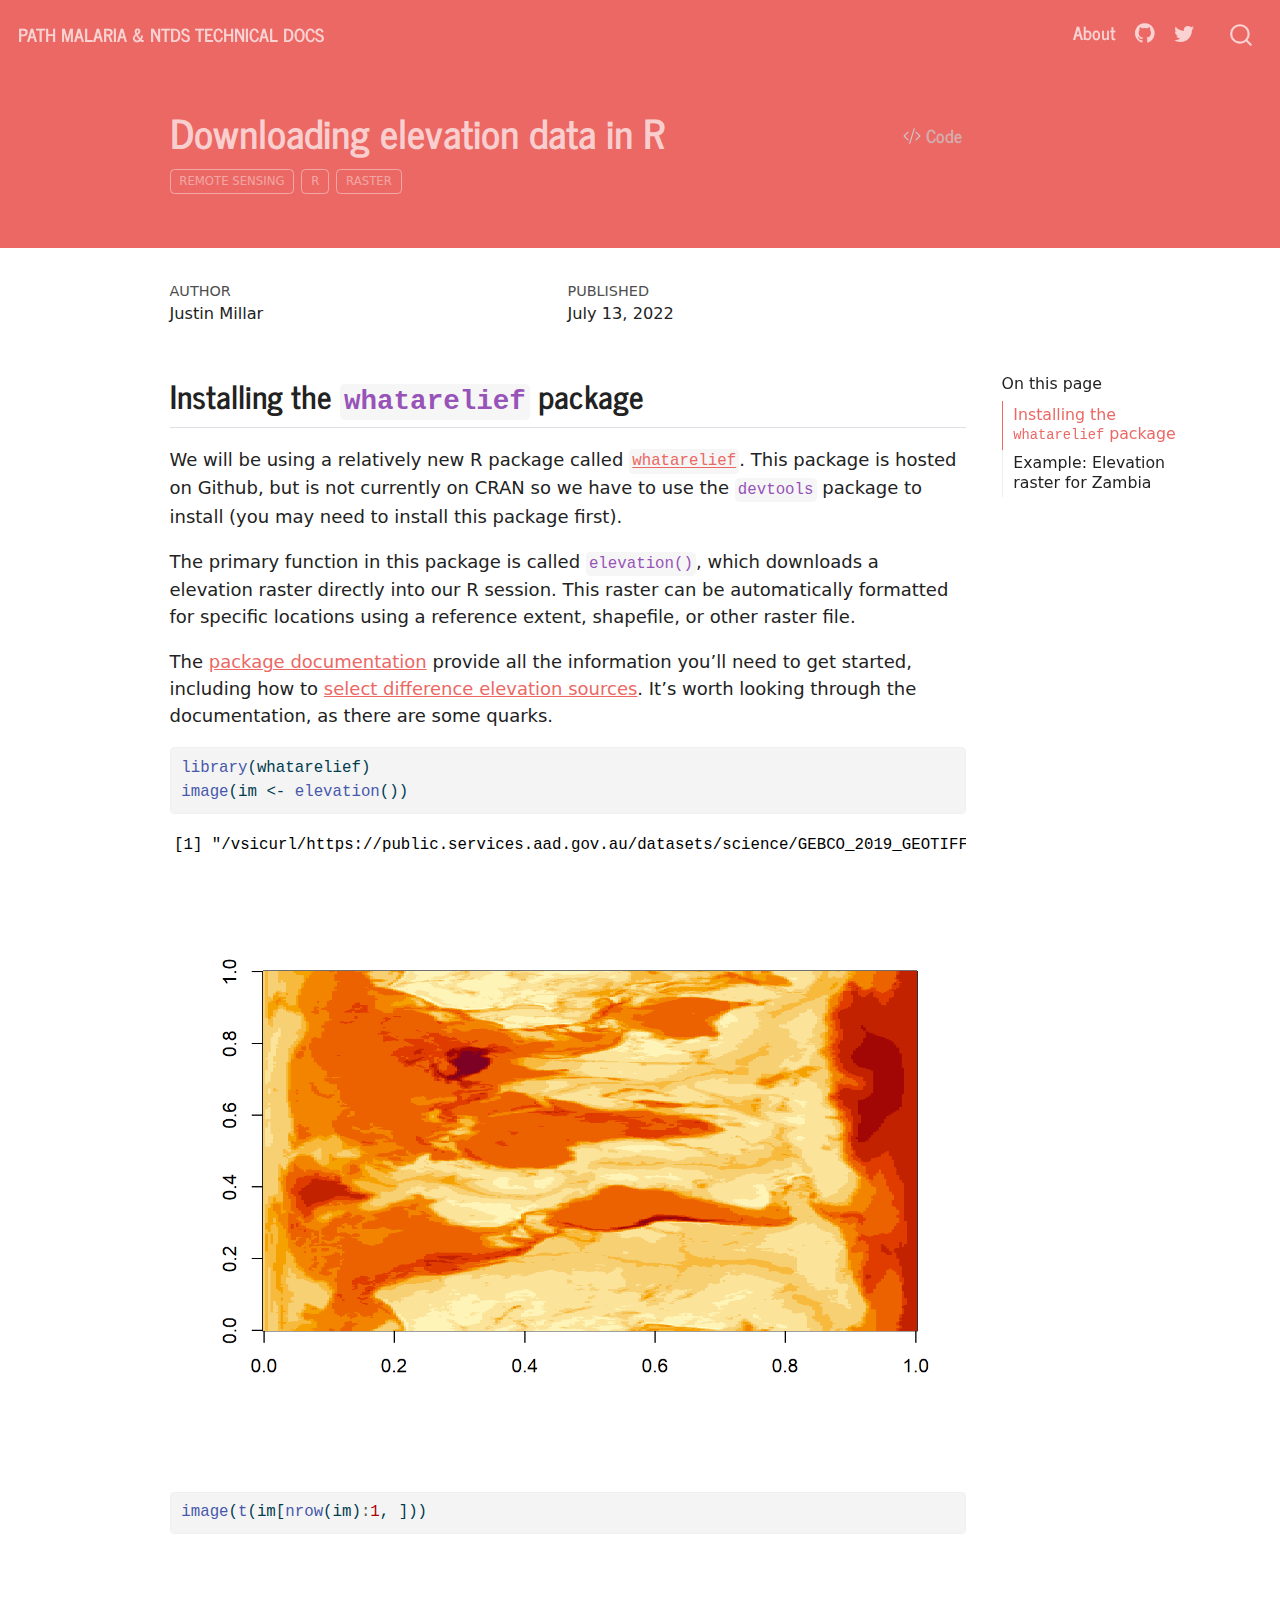
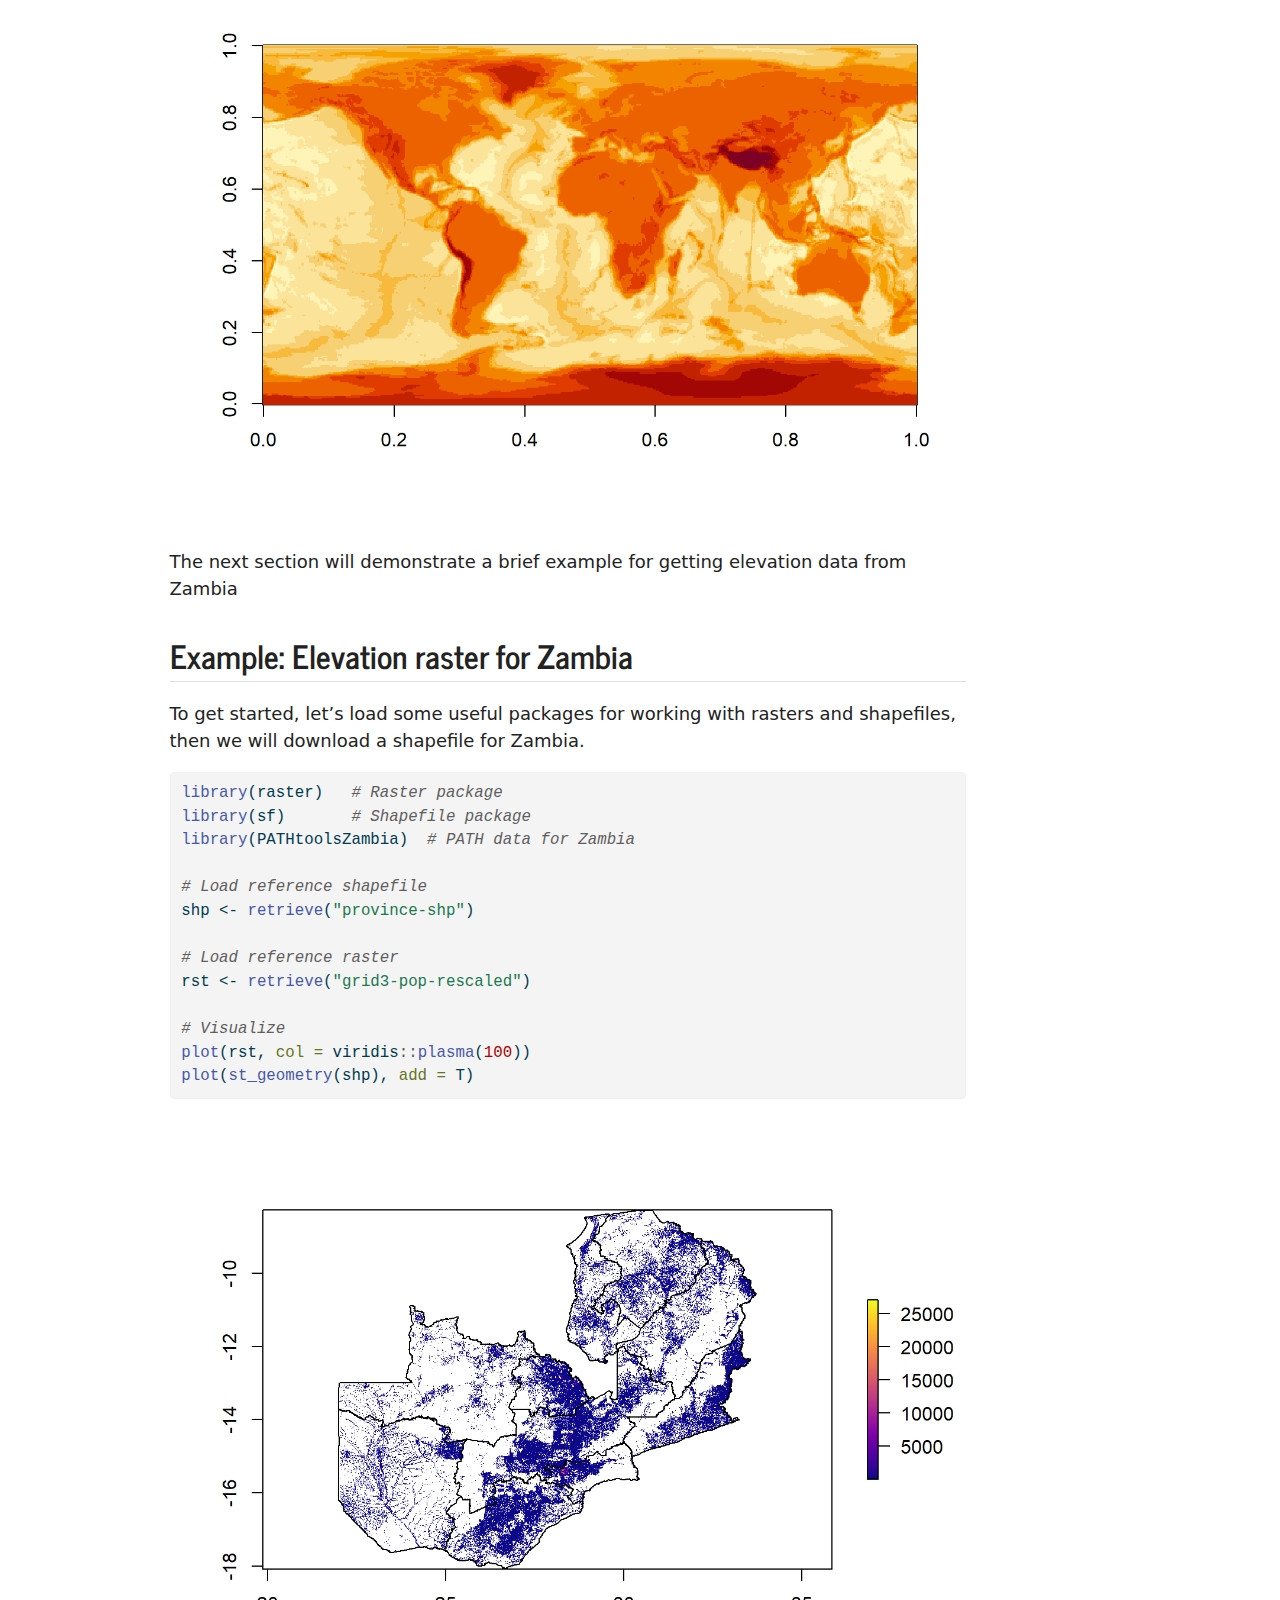
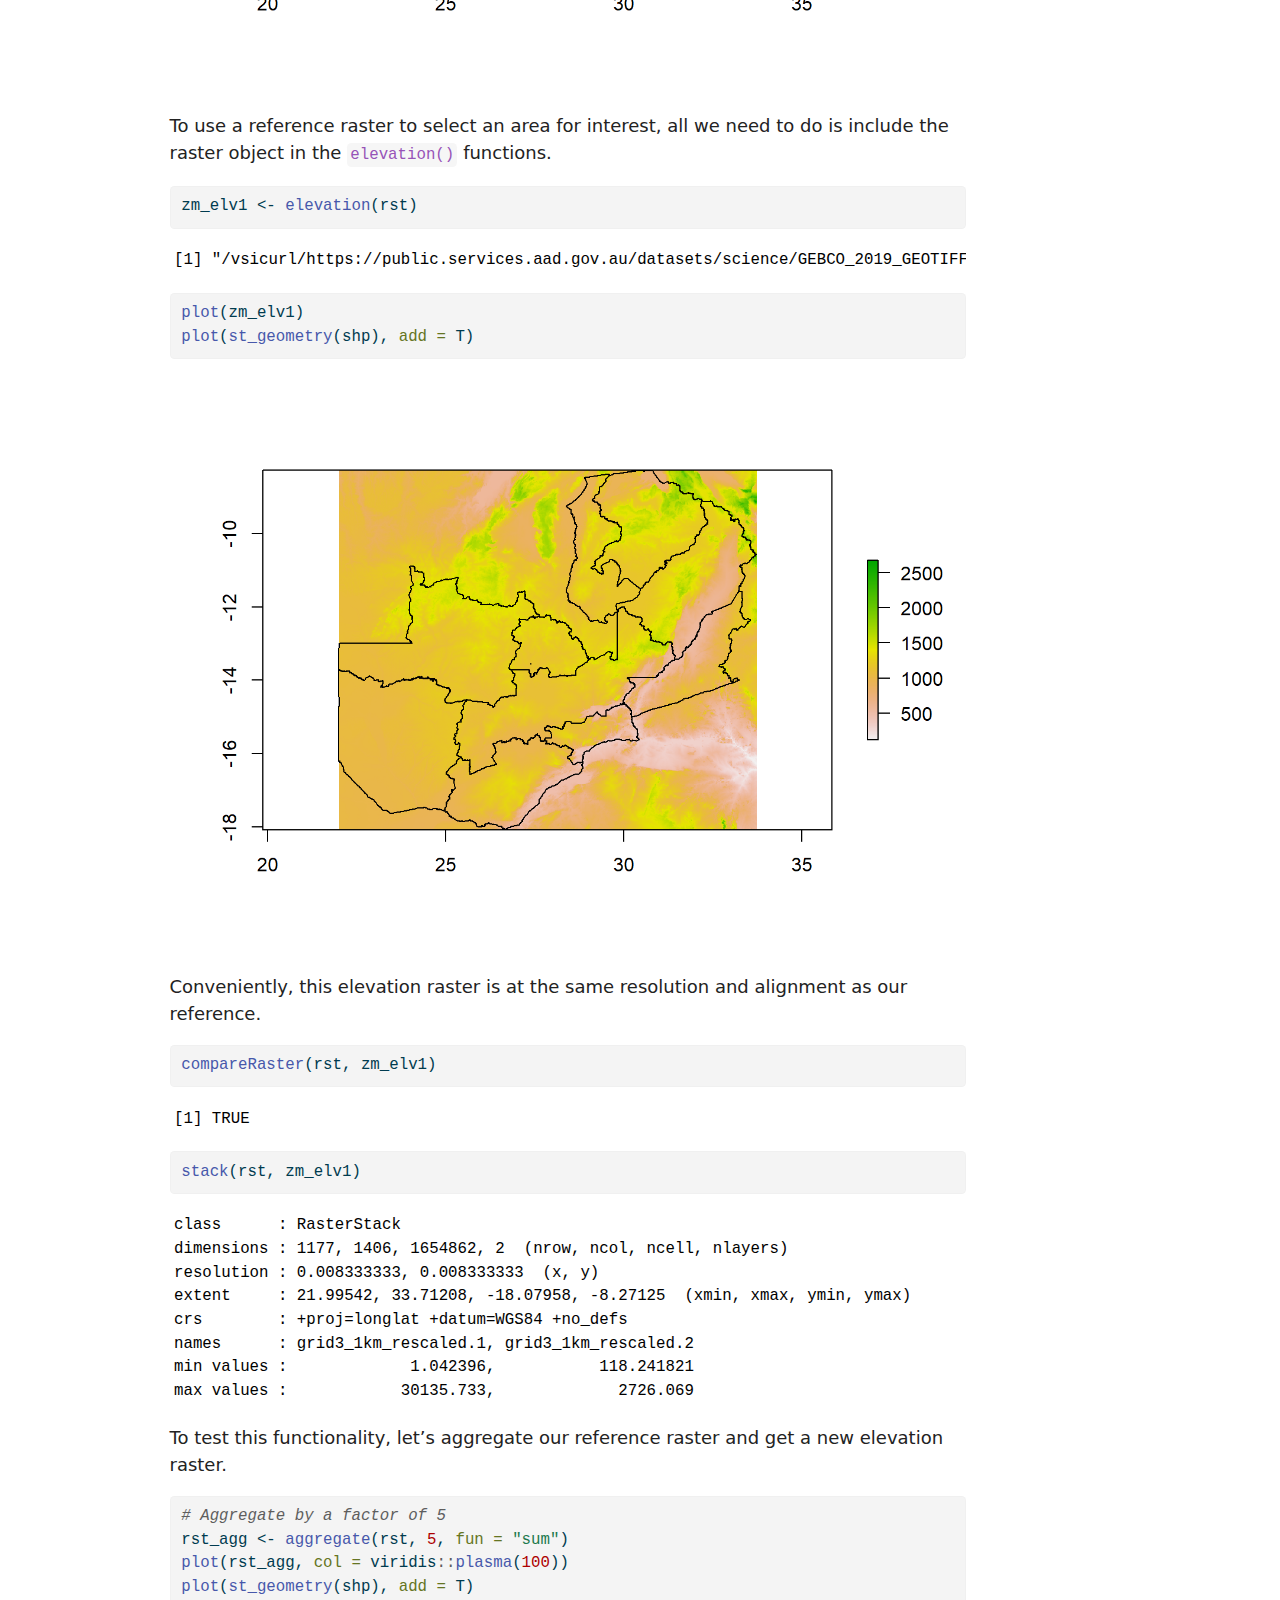
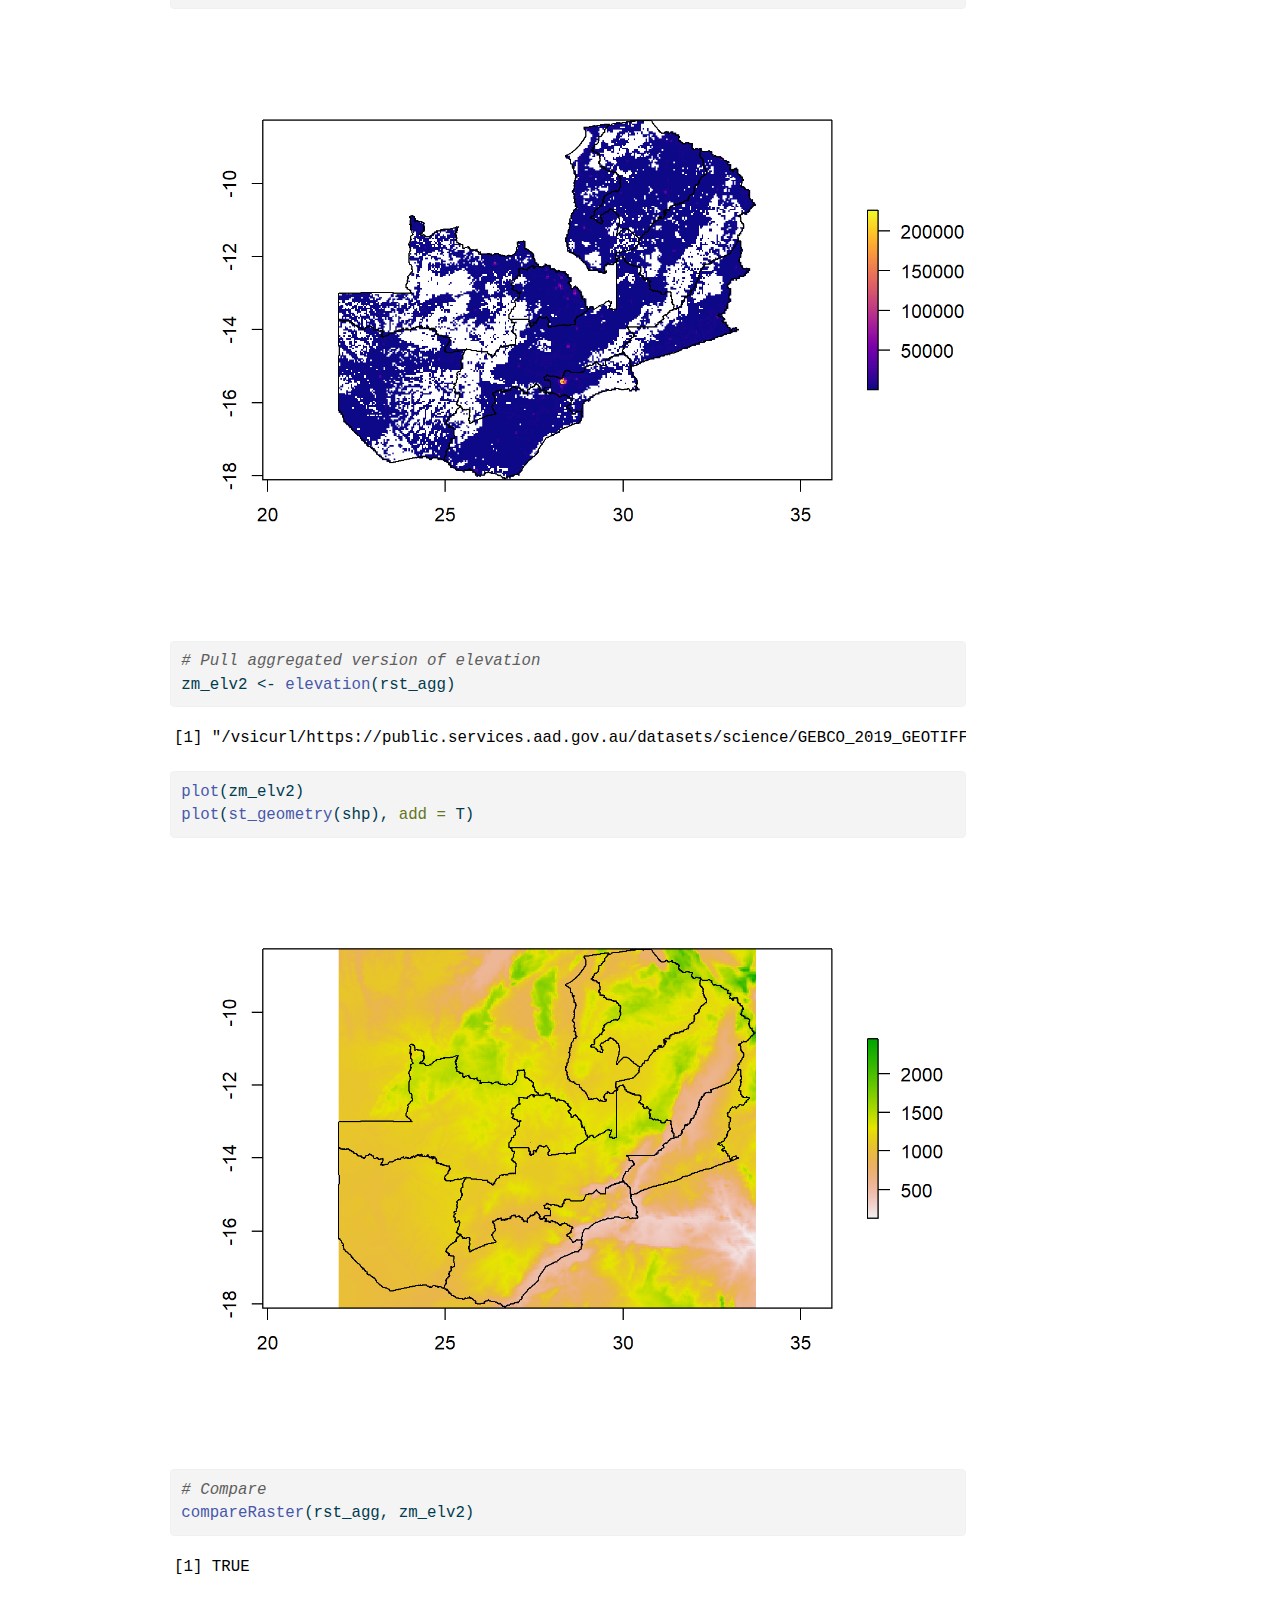
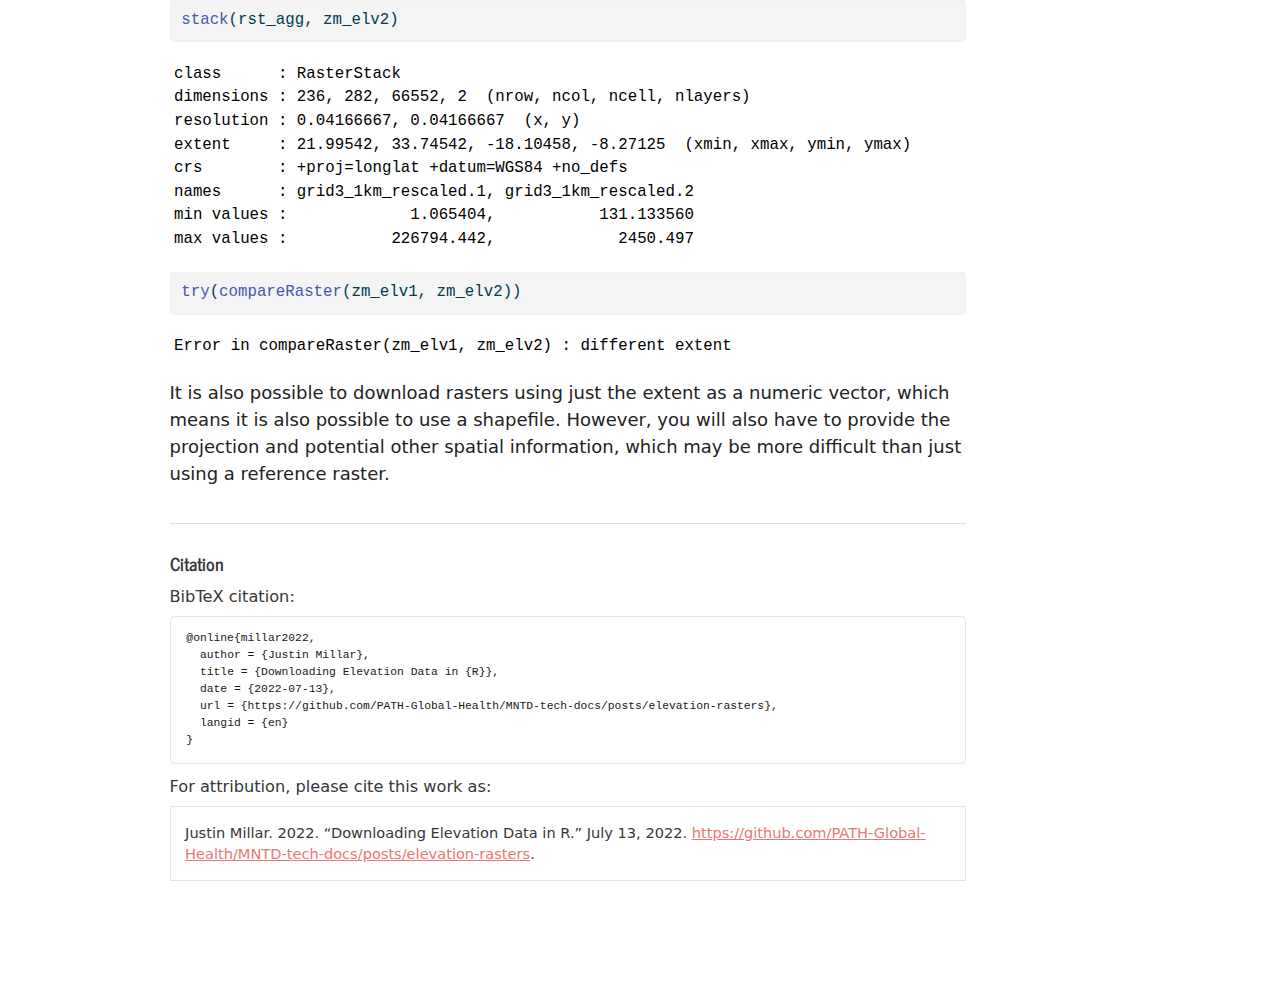
<file: posts/elevation-rasters/index.html>
<!DOCTYPE html>
<html xmlns="http://www.w3.org/1999/xhtml" lang="en" xml:lang="en"><head>

<meta charset="utf-8">
<meta name="generator" content="quarto-1.2.335">

<meta name="viewport" content="width=device-width, initial-scale=1.0, user-scalable=yes">

<meta name="author" content="Justin Millar">
<meta name="dcterms.date" content="2022-07-13">

<title>PATH Malaria &amp; NTDs Technical Docs - Downloading elevation data in R</title>
<style>
code{white-space: pre-wrap;}
span.smallcaps{font-variant: small-caps;}
div.columns{display: flex; gap: min(4vw, 1.5em);}
div.column{flex: auto; overflow-x: auto;}
div.hanging-indent{margin-left: 1.5em; text-indent: -1.5em;}
ul.task-list{list-style: none;}
ul.task-list li input[type="checkbox"] {
  width: 0.8em;
  margin: 0 0.8em 0.2em -1.6em;
  vertical-align: middle;
}
pre > code.sourceCode { white-space: pre; position: relative; }
pre > code.sourceCode > span { display: inline-block; line-height: 1.25; }
pre > code.sourceCode > span:empty { height: 1.2em; }
.sourceCode { overflow: visible; }
code.sourceCode > span { color: inherit; text-decoration: inherit; }
div.sourceCode { margin: 1em 0; }
pre.sourceCode { margin: 0; }
@media screen {
div.sourceCode { overflow: auto; }
}
@media print {
pre > code.sourceCode { white-space: pre-wrap; }
pre > code.sourceCode > span { text-indent: -5em; padding-left: 5em; }
}
pre.numberSource code
  { counter-reset: source-line 0; }
pre.numberSource code > span
  { position: relative; left: -4em; counter-increment: source-line; }
pre.numberSource code > span > a:first-child::before
  { content: counter(source-line);
    position: relative; left: -1em; text-align: right; vertical-align: baseline;
    border: none; display: inline-block;
    -webkit-touch-callout: none; -webkit-user-select: none;
    -khtml-user-select: none; -moz-user-select: none;
    -ms-user-select: none; user-select: none;
    padding: 0 4px; width: 4em;
    color: #aaaaaa;
  }
pre.numberSource { margin-left: 3em; border-left: 1px solid #aaaaaa;  padding-left: 4px; }
div.sourceCode
  {   }
@media screen {
pre > code.sourceCode > span > a:first-child::before { text-decoration: underline; }
}
code span.al { color: #ff0000; font-weight: bold; } /* Alert */
code span.an { color: #60a0b0; font-weight: bold; font-style: italic; } /* Annotation */
code span.at { color: #7d9029; } /* Attribute */
code span.bn { color: #40a070; } /* BaseN */
code span.bu { color: #008000; } /* BuiltIn */
code span.cf { color: #007020; font-weight: bold; } /* ControlFlow */
code span.ch { color: #4070a0; } /* Char */
code span.cn { color: #880000; } /* Constant */
code span.co { color: #60a0b0; font-style: italic; } /* Comment */
code span.cv { color: #60a0b0; font-weight: bold; font-style: italic; } /* CommentVar */
code span.do { color: #ba2121; font-style: italic; } /* Documentation */
code span.dt { color: #902000; } /* DataType */
code span.dv { color: #40a070; } /* DecVal */
code span.er { color: #ff0000; font-weight: bold; } /* Error */
code span.ex { } /* Extension */
code span.fl { color: #40a070; } /* Float */
code span.fu { color: #06287e; } /* Function */
code span.im { color: #008000; font-weight: bold; } /* Import */
code span.in { color: #60a0b0; font-weight: bold; font-style: italic; } /* Information */
code span.kw { color: #007020; font-weight: bold; } /* Keyword */
code span.op { color: #666666; } /* Operator */
code span.ot { color: #007020; } /* Other */
code span.pp { color: #bc7a00; } /* Preprocessor */
code span.sc { color: #4070a0; } /* SpecialChar */
code span.ss { color: #bb6688; } /* SpecialString */
code span.st { color: #4070a0; } /* String */
code span.va { color: #19177c; } /* Variable */
code span.vs { color: #4070a0; } /* VerbatimString */
code span.wa { color: #60a0b0; font-weight: bold; font-style: italic; } /* Warning */
</style>


<script src="../../site_libs/quarto-nav/quarto-nav.js"></script>
<script src="../../site_libs/quarto-nav/headroom.min.js"></script>
<script src="../../site_libs/clipboard/clipboard.min.js"></script>
<script src="../../site_libs/quarto-search/autocomplete.umd.js"></script>
<script src="../../site_libs/quarto-search/fuse.min.js"></script>
<script src="../../site_libs/quarto-search/quarto-search.js"></script>
<meta name="quarto:offset" content="../../">
<script src="../../site_libs/quarto-html/quarto.js"></script>
<script src="../../site_libs/quarto-html/popper.min.js"></script>
<script src="../../site_libs/quarto-html/tippy.umd.min.js"></script>
<script src="../../site_libs/quarto-html/anchor.min.js"></script>
<link href="../../site_libs/quarto-html/tippy.css" rel="stylesheet">
<link href="../../site_libs/quarto-html/quarto-syntax-highlighting.css" rel="stylesheet" id="quarto-text-highlighting-styles">
<script src="../../site_libs/bootstrap/bootstrap.min.js"></script>
<link href="../../site_libs/bootstrap/bootstrap-icons.css" rel="stylesheet">
<link href="../../site_libs/bootstrap/bootstrap.min.css" rel="stylesheet" id="quarto-bootstrap" data-mode="light">
<script src="../../site_libs/quarto-contrib/glightbox/glightbox.min.js"></script>
<link href="../../site_libs/quarto-contrib/glightbox/glightbox.min.css" rel="stylesheet">
<link href="../../site_libs/quarto-contrib/glightbox/lightbox.css" rel="stylesheet">
<script id="quarto-search-options" type="application/json">{
  "location": "navbar",
  "copy-button": false,
  "collapse-after": 3,
  "panel-placement": "end",
  "type": "overlay",
  "limit": 20,
  "language": {
    "search-no-results-text": "No results",
    "search-matching-documents-text": "matching documents",
    "search-copy-link-title": "Copy link to search",
    "search-hide-matches-text": "Hide additional matches",
    "search-more-match-text": "more match in this document",
    "search-more-matches-text": "more matches in this document",
    "search-clear-button-title": "Clear",
    "search-detached-cancel-button-title": "Cancel",
    "search-submit-button-title": "Submit"
  }
}</script>
<script async="" src="https://www.googletagmanager.com/gtag/js?id=G-6DDVRC28MC"></script>

<script type="text/javascript">

window.dataLayer = window.dataLayer || [];
function gtag(){dataLayer.push(arguments);}
gtag('js', new Date());
gtag('config', 'G-6DDVRC28MC', { 'anonymize_ip': true});
</script>


<link rel="stylesheet" href="../../styles.scss">
</head>

<body class="nav-fixed">

<div id="quarto-search-results"></div>
  <header id="quarto-header" class="headroom fixed-top">
    <nav class="navbar navbar-expand-lg navbar-dark ">
      <div class="navbar-container container-fluid">
      <div class="navbar-brand-container">
    <a class="navbar-brand" href="../../index.html">
    <span class="navbar-title">PATH Malaria &amp; NTDs Technical Docs</span>
    </a>
  </div>
          <button class="navbar-toggler" type="button" data-bs-toggle="collapse" data-bs-target="#navbarCollapse" aria-controls="navbarCollapse" aria-expanded="false" aria-label="Toggle navigation" onclick="if (window.quartoToggleHeadroom) { window.quartoToggleHeadroom(); }">
  <span class="navbar-toggler-icon"></span>
</button>
          <div class="collapse navbar-collapse" id="navbarCollapse">
            <ul class="navbar-nav navbar-nav-scroll ms-auto">
  <li class="nav-item">
    <a class="nav-link" href="../../about.html">
 <span class="menu-text">About</span></a>
  </li>  
  <li class="nav-item compact">
    <a class="nav-link" href="https://github.com/PATH-Global-Health/MNTD-tech-docs"><i class="bi bi-github" role="img">
</i> 
 <span class="menu-text"></span></a>
  </li>  
  <li class="nav-item compact">
    <a class="nav-link" href="https://twitter.com/PATHMalaria"><i class="bi bi-twitter" role="img">
</i> 
 <span class="menu-text"></span></a>
  </li>  
</ul>
              <div id="quarto-search" class="" title="Search"></div>
          </div> <!-- /navcollapse -->
      </div> <!-- /container-fluid -->
    </nav>
</header>
<!-- content -->
<header id="title-block-header" class="quarto-title-block default page-columns page-full">
  <div class="quarto-title-banner page-columns page-full">
    <div class="quarto-title column-body">
      <div class="quarto-title-block"><div><h1 class="title">Downloading elevation data in R</h1><button type="button" class="btn code-tools-button" id="quarto-code-tools-source"><i class="bi"></i> Code</button></div></div>
                                <div class="quarto-categories">
                <div class="quarto-category">remote sensing</div>
                <div class="quarto-category">R</div>
                <div class="quarto-category">raster</div>
              </div>
                  </div>
  </div>
    
  
  <div class="quarto-title-meta">

      <div>
      <div class="quarto-title-meta-heading">Author</div>
      <div class="quarto-title-meta-contents">
               <p>Justin Millar </p>
            </div>
    </div>
      
      <div>
      <div class="quarto-title-meta-heading">Published</div>
      <div class="quarto-title-meta-contents">
        <p class="date">July 13, 2022</p>
      </div>
    </div>
    
      
    </div>
    
  
  </header><div id="quarto-content" class="quarto-container page-columns page-rows-contents page-layout-article page-navbar">
<!-- sidebar -->
<!-- margin-sidebar -->
    <div id="quarto-margin-sidebar" class="sidebar margin-sidebar">
        <nav id="TOC" role="doc-toc" class="toc-active">
    <h2 id="toc-title">On this page</h2>
   
  <ul>
  <li><a href="#installing-the-whatarelief-package" id="toc-installing-the-whatarelief-package" class="nav-link active" data-scroll-target="#installing-the-whatarelief-package">Installing the <code>whatarelief</code> package</a></li>
  <li><a href="#example-elevation-raster-for-zambia" id="toc-example-elevation-raster-for-zambia" class="nav-link" data-scroll-target="#example-elevation-raster-for-zambia">Example: Elevation raster for Zambia</a></li>
  </ul>
</nav>
    </div>
<!-- main -->
<main class="content quarto-banner-title-block" id="quarto-document-content">




<section id="installing-the-whatarelief-package" class="level2">
<h2 class="anchored" data-anchor-id="installing-the-whatarelief-package">Installing the <code>whatarelief</code> package</h2>
<p>We will be using a relatively new R package called <a href="https://github.com/mdsumner/whatarelief"><code>whatarelief</code></a>. This package is hosted on Github, but is not currently on CRAN so we have to use the <code>devtools</code> package to install (you may need to install this package first).</p>
<p>The primary function in this package is called <code>elevation()</code>, which downloads a elevation raster directly into our R session. This raster can be automatically formatted for specific locations using a reference extent, shapefile, or other raster file.</p>
<p>The <a href="https://mdsumner.github.io/whatarelief/">package documentation</a> provide all the information you’ll need to get started, including how to <a href="https://mdsumner.github.io/whatarelief/articles/elevation-sources.html">select difference elevation sources</a>. It’s worth looking through the documentation, as there are some quarks.</p>
<div class="cell">
<div class="sourceCode cell-code" id="cb1"><pre class="sourceCode r code-with-copy"><code class="sourceCode r"><span id="cb1-1"><a href="#cb1-1" aria-hidden="true" tabindex="-1"></a><span class="fu">library</span>(whatarelief)</span>
<span id="cb1-2"><a href="#cb1-2" aria-hidden="true" tabindex="-1"></a><span class="fu">image</span>(im <span class="ot">&lt;-</span> <span class="fu">elevation</span>())</span></code><button title="Copy to Clipboard" class="code-copy-button"><i class="bi"></i></button></pre></div>
<div class="cell-output-stdout">
<pre><code>[1] "/vsicurl/https://public.services.aad.gov.au/datasets/science/GEBCO_2019_GEOTIFF/GEBCO_2019.tif"</code></pre>
</div>
<div class="cell-output-display">
<div class="quarto-figure quarto-figure-center">
<figure class="figure">
<p><a href="index_files/figure-html/unnamed-chunk-3-1.png" class="lightbox" width="672" data-gallery="quarto-lightbox-gallery-1"><img src="index_files/figure-html/unnamed-chunk-3-1.png" class="img-fluid figure-img"></a></p>
</figure>
</div>
</div>
<div class="sourceCode cell-code" id="cb3"><pre class="sourceCode r code-with-copy"><code class="sourceCode r"><span id="cb3-1"><a href="#cb3-1" aria-hidden="true" tabindex="-1"></a><span class="fu">image</span>(<span class="fu">t</span>(im[<span class="fu">nrow</span>(im)<span class="sc">:</span><span class="dv">1</span>, ]))</span></code><button title="Copy to Clipboard" class="code-copy-button"><i class="bi"></i></button></pre></div>
<div class="cell-output-display">
<div class="quarto-figure quarto-figure-center">
<figure class="figure">
<p><a href="index_files/figure-html/unnamed-chunk-3-2.png" class="lightbox" width="672" data-gallery="quarto-lightbox-gallery-2"><img src="index_files/figure-html/unnamed-chunk-3-2.png" class="img-fluid figure-img"></a></p>
</figure>
</div>
</div>
</div>
<p>The next section will demonstrate a brief example for getting elevation data from Zambia</p>
</section>
<section id="example-elevation-raster-for-zambia" class="level2">
<h2 class="anchored" data-anchor-id="example-elevation-raster-for-zambia">Example: Elevation raster for Zambia</h2>
<p>To get started, let’s load some useful packages for working with rasters and shapefiles, then we will download a shapefile for Zambia.</p>
<div class="cell">
<div class="sourceCode cell-code" id="cb4"><pre class="sourceCode r code-with-copy"><code class="sourceCode r"><span id="cb4-1"><a href="#cb4-1" aria-hidden="true" tabindex="-1"></a><span class="fu">library</span>(raster)   <span class="co"># Raster package</span></span>
<span id="cb4-2"><a href="#cb4-2" aria-hidden="true" tabindex="-1"></a><span class="fu">library</span>(sf)       <span class="co"># Shapefile package</span></span>
<span id="cb4-3"><a href="#cb4-3" aria-hidden="true" tabindex="-1"></a><span class="fu">library</span>(PATHtoolsZambia)  <span class="co"># PATH data for Zambia</span></span>
<span id="cb4-4"><a href="#cb4-4" aria-hidden="true" tabindex="-1"></a></span>
<span id="cb4-5"><a href="#cb4-5" aria-hidden="true" tabindex="-1"></a><span class="co"># Load reference shapefile</span></span>
<span id="cb4-6"><a href="#cb4-6" aria-hidden="true" tabindex="-1"></a>shp <span class="ot">&lt;-</span> <span class="fu">retrieve</span>(<span class="st">"province-shp"</span>)</span>
<span id="cb4-7"><a href="#cb4-7" aria-hidden="true" tabindex="-1"></a></span>
<span id="cb4-8"><a href="#cb4-8" aria-hidden="true" tabindex="-1"></a><span class="co"># Load reference raster</span></span>
<span id="cb4-9"><a href="#cb4-9" aria-hidden="true" tabindex="-1"></a>rst <span class="ot">&lt;-</span> <span class="fu">retrieve</span>(<span class="st">"grid3-pop-rescaled"</span>)</span>
<span id="cb4-10"><a href="#cb4-10" aria-hidden="true" tabindex="-1"></a></span>
<span id="cb4-11"><a href="#cb4-11" aria-hidden="true" tabindex="-1"></a><span class="co"># Visualize</span></span>
<span id="cb4-12"><a href="#cb4-12" aria-hidden="true" tabindex="-1"></a><span class="fu">plot</span>(rst, <span class="at">col =</span> viridis<span class="sc">::</span><span class="fu">plasma</span>(<span class="dv">100</span>))</span>
<span id="cb4-13"><a href="#cb4-13" aria-hidden="true" tabindex="-1"></a><span class="fu">plot</span>(<span class="fu">st_geometry</span>(shp), <span class="at">add =</span> T)</span></code><button title="Copy to Clipboard" class="code-copy-button"><i class="bi"></i></button></pre></div>
<div class="cell-output-display">
<div class="quarto-figure quarto-figure-center">
<figure class="figure">
<p><a href="index_files/figure-html/unnamed-chunk-5-1.png" class="lightbox" width="672" data-gallery="quarto-lightbox-gallery-3"><img src="index_files/figure-html/unnamed-chunk-5-1.png" class="img-fluid figure-img"></a></p>
</figure>
</div>
</div>
</div>
<p>To use a reference raster to select an area for interest, all we need to do is include the raster object in the <code>elevation()</code> functions.</p>
<div class="cell">
<div class="sourceCode cell-code" id="cb5"><pre class="sourceCode r code-with-copy"><code class="sourceCode r"><span id="cb5-1"><a href="#cb5-1" aria-hidden="true" tabindex="-1"></a>zm_elv1 <span class="ot">&lt;-</span> <span class="fu">elevation</span>(rst)</span></code><button title="Copy to Clipboard" class="code-copy-button"><i class="bi"></i></button></pre></div>
<div class="cell-output-stdout">
<pre><code>[1] "/vsicurl/https://public.services.aad.gov.au/datasets/science/GEBCO_2019_GEOTIFF/GEBCO_2019.tif"</code></pre>
</div>
<div class="sourceCode cell-code" id="cb7"><pre class="sourceCode r code-with-copy"><code class="sourceCode r"><span id="cb7-1"><a href="#cb7-1" aria-hidden="true" tabindex="-1"></a><span class="fu">plot</span>(zm_elv1)</span>
<span id="cb7-2"><a href="#cb7-2" aria-hidden="true" tabindex="-1"></a><span class="fu">plot</span>(<span class="fu">st_geometry</span>(shp), <span class="at">add =</span> T)</span></code><button title="Copy to Clipboard" class="code-copy-button"><i class="bi"></i></button></pre></div>
<div class="cell-output-display">
<div class="quarto-figure quarto-figure-center">
<figure class="figure">
<p><a href="index_files/figure-html/unnamed-chunk-7-1.png" class="lightbox" width="672" data-gallery="quarto-lightbox-gallery-4"><img src="index_files/figure-html/unnamed-chunk-7-1.png" class="img-fluid figure-img"></a></p>
</figure>
</div>
</div>
</div>
<p>Conveniently, this elevation raster is at the same resolution and alignment as our reference.</p>
<div class="cell">
<div class="sourceCode cell-code" id="cb8"><pre class="sourceCode r code-with-copy"><code class="sourceCode r"><span id="cb8-1"><a href="#cb8-1" aria-hidden="true" tabindex="-1"></a><span class="fu">compareRaster</span>(rst, zm_elv1)</span></code><button title="Copy to Clipboard" class="code-copy-button"><i class="bi"></i></button></pre></div>
<div class="cell-output-stdout">
<pre><code>[1] TRUE</code></pre>
</div>
<div class="sourceCode cell-code" id="cb10"><pre class="sourceCode r code-with-copy"><code class="sourceCode r"><span id="cb10-1"><a href="#cb10-1" aria-hidden="true" tabindex="-1"></a><span class="fu">stack</span>(rst, zm_elv1)</span></code><button title="Copy to Clipboard" class="code-copy-button"><i class="bi"></i></button></pre></div>
<div class="cell-output-stdout">
<pre><code>class      : RasterStack 
dimensions : 1177, 1406, 1654862, 2  (nrow, ncol, ncell, nlayers)
resolution : 0.008333333, 0.008333333  (x, y)
extent     : 21.99542, 33.71208, -18.07958, -8.27125  (xmin, xmax, ymin, ymax)
crs        : +proj=longlat +datum=WGS84 +no_defs 
names      : grid3_1km_rescaled.1, grid3_1km_rescaled.2 
min values :             1.042396,           118.241821 
max values :            30135.733,             2726.069 </code></pre>
</div>
</div>
<p>To test this functionality, let’s aggregate our reference raster and get a new elevation raster.</p>
<div class="cell">
<div class="sourceCode cell-code" id="cb12"><pre class="sourceCode r code-with-copy"><code class="sourceCode r"><span id="cb12-1"><a href="#cb12-1" aria-hidden="true" tabindex="-1"></a><span class="co"># Aggregate by a factor of 5</span></span>
<span id="cb12-2"><a href="#cb12-2" aria-hidden="true" tabindex="-1"></a>rst_agg <span class="ot">&lt;-</span> <span class="fu">aggregate</span>(rst, <span class="dv">5</span>, <span class="at">fun =</span> <span class="st">"sum"</span>)</span>
<span id="cb12-3"><a href="#cb12-3" aria-hidden="true" tabindex="-1"></a><span class="fu">plot</span>(rst_agg, <span class="at">col =</span> viridis<span class="sc">::</span><span class="fu">plasma</span>(<span class="dv">100</span>))</span>
<span id="cb12-4"><a href="#cb12-4" aria-hidden="true" tabindex="-1"></a><span class="fu">plot</span>(<span class="fu">st_geometry</span>(shp), <span class="at">add =</span> T)</span></code><button title="Copy to Clipboard" class="code-copy-button"><i class="bi"></i></button></pre></div>
<div class="cell-output-display">
<div class="quarto-figure quarto-figure-center">
<figure class="figure">
<p><a href="index_files/figure-html/unnamed-chunk-11-1.png" class="lightbox" width="672" data-gallery="quarto-lightbox-gallery-5"><img src="index_files/figure-html/unnamed-chunk-11-1.png" class="img-fluid figure-img"></a></p>
</figure>
</div>
</div>
<div class="sourceCode cell-code" id="cb13"><pre class="sourceCode r code-with-copy"><code class="sourceCode r"><span id="cb13-1"><a href="#cb13-1" aria-hidden="true" tabindex="-1"></a><span class="co"># Pull aggregated version of elevation </span></span>
<span id="cb13-2"><a href="#cb13-2" aria-hidden="true" tabindex="-1"></a>zm_elv2 <span class="ot">&lt;-</span> <span class="fu">elevation</span>(rst_agg)</span></code><button title="Copy to Clipboard" class="code-copy-button"><i class="bi"></i></button></pre></div>
<div class="cell-output-stdout">
<pre><code>[1] "/vsicurl/https://public.services.aad.gov.au/datasets/science/GEBCO_2019_GEOTIFF/GEBCO_2019.tif"</code></pre>
</div>
<div class="sourceCode cell-code" id="cb15"><pre class="sourceCode r code-with-copy"><code class="sourceCode r"><span id="cb15-1"><a href="#cb15-1" aria-hidden="true" tabindex="-1"></a><span class="fu">plot</span>(zm_elv2)</span>
<span id="cb15-2"><a href="#cb15-2" aria-hidden="true" tabindex="-1"></a><span class="fu">plot</span>(<span class="fu">st_geometry</span>(shp), <span class="at">add =</span> T)</span></code><button title="Copy to Clipboard" class="code-copy-button"><i class="bi"></i></button></pre></div>
<div class="cell-output-display">
<div class="quarto-figure quarto-figure-center">
<figure class="figure">
<p><a href="index_files/figure-html/unnamed-chunk-11-2.png" class="lightbox" width="672" data-gallery="quarto-lightbox-gallery-6"><img src="index_files/figure-html/unnamed-chunk-11-2.png" class="img-fluid figure-img"></a></p>
</figure>
</div>
</div>
<div class="sourceCode cell-code" id="cb16"><pre class="sourceCode r code-with-copy"><code class="sourceCode r"><span id="cb16-1"><a href="#cb16-1" aria-hidden="true" tabindex="-1"></a><span class="co"># Compare</span></span>
<span id="cb16-2"><a href="#cb16-2" aria-hidden="true" tabindex="-1"></a><span class="fu">compareRaster</span>(rst_agg, zm_elv2)</span></code><button title="Copy to Clipboard" class="code-copy-button"><i class="bi"></i></button></pre></div>
<div class="cell-output-stdout">
<pre><code>[1] TRUE</code></pre>
</div>
<div class="sourceCode cell-code" id="cb18"><pre class="sourceCode r code-with-copy"><code class="sourceCode r"><span id="cb18-1"><a href="#cb18-1" aria-hidden="true" tabindex="-1"></a><span class="fu">stack</span>(rst_agg, zm_elv2)</span></code><button title="Copy to Clipboard" class="code-copy-button"><i class="bi"></i></button></pre></div>
<div class="cell-output-stdout">
<pre><code>class      : RasterStack 
dimensions : 236, 282, 66552, 2  (nrow, ncol, ncell, nlayers)
resolution : 0.04166667, 0.04166667  (x, y)
extent     : 21.99542, 33.74542, -18.10458, -8.27125  (xmin, xmax, ymin, ymax)
crs        : +proj=longlat +datum=WGS84 +no_defs 
names      : grid3_1km_rescaled.1, grid3_1km_rescaled.2 
min values :             1.065404,           131.133560 
max values :           226794.442,             2450.497 </code></pre>
</div>
<div class="sourceCode cell-code" id="cb20"><pre class="sourceCode r code-with-copy"><code class="sourceCode r"><span id="cb20-1"><a href="#cb20-1" aria-hidden="true" tabindex="-1"></a><span class="fu">try</span>(<span class="fu">compareRaster</span>(zm_elv1, zm_elv2))</span></code><button title="Copy to Clipboard" class="code-copy-button"><i class="bi"></i></button></pre></div>
<div class="cell-output-stdout">
<pre><code>Error in compareRaster(zm_elv1, zm_elv2) : different extent</code></pre>
</div>
</div>
<p>It is also possible to download rasters using just the extent as a numeric vector, which means it is also possible to use a shapefile. However, you will also have to provide the projection and potential other spatial information, which may be more difficult than just using a reference raster.</p>


<!-- -->

</section>

<div id="quarto-appendix" class="default"><section class="quarto-appendix-contents"><h2 class="anchored quarto-appendix-heading">Citation</h2><div><div class="quarto-appendix-secondary-label">BibTeX citation:</div><pre class="sourceCode code-with-copy quarto-appendix-bibtex"><code class="sourceCode bibtex">@online{millar2022,
  author = {Justin Millar},
  title = {Downloading Elevation Data in {R}},
  date = {2022-07-13},
  url = {https://github.com/PATH-Global-Health/MNTD-tech-docs/posts/elevation-rasters},
  langid = {en}
}
</code><button title="Copy to Clipboard" class="code-copy-button"><i class="bi"></i></button></pre><div class="quarto-appendix-secondary-label">For attribution, please cite this work as:</div><div id="ref-millar2022" class="csl-entry quarto-appendix-citeas" role="doc-biblioentry">
Justin Millar. 2022. <span>“Downloading Elevation Data in R.”</span>
July 13, 2022. <a href="https://github.com/PATH-Global-Health/MNTD-tech-docs/posts/elevation-rasters">https://github.com/PATH-Global-Health/MNTD-tech-docs/posts/elevation-rasters</a>.
</div></div></section></div></main> <!-- /main -->
<script id="quarto-html-after-body" type="application/javascript">
window.document.addEventListener("DOMContentLoaded", function (event) {
  const toggleBodyColorMode = (bsSheetEl) => {
    const mode = bsSheetEl.getAttribute("data-mode");
    const bodyEl = window.document.querySelector("body");
    if (mode === "dark") {
      bodyEl.classList.add("quarto-dark");
      bodyEl.classList.remove("quarto-light");
    } else {
      bodyEl.classList.add("quarto-light");
      bodyEl.classList.remove("quarto-dark");
    }
  }
  const toggleBodyColorPrimary = () => {
    const bsSheetEl = window.document.querySelector("link#quarto-bootstrap");
    if (bsSheetEl) {
      toggleBodyColorMode(bsSheetEl);
    }
  }
  toggleBodyColorPrimary();  
  const icon = "";
  const anchorJS = new window.AnchorJS();
  anchorJS.options = {
    placement: 'right',
    icon: icon
  };
  anchorJS.add('.anchored');
  const clipboard = new window.ClipboardJS('.code-copy-button', {
    target: function(trigger) {
      return trigger.previousElementSibling;
    }
  });
  clipboard.on('success', function(e) {
    // button target
    const button = e.trigger;
    // don't keep focus
    button.blur();
    // flash "checked"
    button.classList.add('code-copy-button-checked');
    var currentTitle = button.getAttribute("title");
    button.setAttribute("title", "Copied!");
    let tooltip;
    if (window.bootstrap) {
      button.setAttribute("data-bs-toggle", "tooltip");
      button.setAttribute("data-bs-placement", "left");
      button.setAttribute("data-bs-title", "Copied!");
      tooltip = new bootstrap.Tooltip(button, 
        { trigger: "manual", 
          customClass: "code-copy-button-tooltip",
          offset: [0, -8]});
      tooltip.show();    
    }
    setTimeout(function() {
      if (tooltip) {
        tooltip.hide();
        button.removeAttribute("data-bs-title");
        button.removeAttribute("data-bs-toggle");
        button.removeAttribute("data-bs-placement");
      }
      button.setAttribute("title", currentTitle);
      button.classList.remove('code-copy-button-checked');
    }, 1000);
    // clear code selection
    e.clearSelection();
  });
  const viewSource = window.document.getElementById('quarto-view-source') ||
                     window.document.getElementById('quarto-code-tools-source');
  if (viewSource) {
    const sourceUrl = viewSource.getAttribute("data-quarto-source-url");
    viewSource.addEventListener("click", function(e) {
      if (sourceUrl) {
        // rstudio viewer pane
        if (/\bcapabilities=\b/.test(window.location)) {
          window.open(sourceUrl);
        } else {
          window.location.href = sourceUrl;
        }
      } else {
        const modal = new bootstrap.Modal(document.getElementById('quarto-embedded-source-code-modal'));
        modal.show();
      }
      return false;
    });
  }
  function toggleCodeHandler(show) {
    return function(e) {
      const detailsSrc = window.document.querySelectorAll(".cell > details > .sourceCode");
      for (let i=0; i<detailsSrc.length; i++) {
        const details = detailsSrc[i].parentElement;
        if (show) {
          details.open = true;
        } else {
          details.removeAttribute("open");
        }
      }
      const cellCodeDivs = window.document.querySelectorAll(".cell > .sourceCode");
      const fromCls = show ? "hidden" : "unhidden";
      const toCls = show ? "unhidden" : "hidden";
      for (let i=0; i<cellCodeDivs.length; i++) {
        const codeDiv = cellCodeDivs[i];
        if (codeDiv.classList.contains(fromCls)) {
          codeDiv.classList.remove(fromCls);
          codeDiv.classList.add(toCls);
        } 
      }
      return false;
    }
  }
  const hideAllCode = window.document.getElementById("quarto-hide-all-code");
  if (hideAllCode) {
    hideAllCode.addEventListener("click", toggleCodeHandler(false));
  }
  const showAllCode = window.document.getElementById("quarto-show-all-code");
  if (showAllCode) {
    showAllCode.addEventListener("click", toggleCodeHandler(true));
  }
  function tippyHover(el, contentFn) {
    const config = {
      allowHTML: true,
      content: contentFn,
      maxWidth: 500,
      delay: 100,
      arrow: false,
      appendTo: function(el) {
          return el.parentElement;
      },
      interactive: true,
      interactiveBorder: 10,
      theme: 'quarto',
      placement: 'bottom-start'
    };
    window.tippy(el, config); 
  }
  const noterefs = window.document.querySelectorAll('a[role="doc-noteref"]');
  for (var i=0; i<noterefs.length; i++) {
    const ref = noterefs[i];
    tippyHover(ref, function() {
      // use id or data attribute instead here
      let href = ref.getAttribute('data-footnote-href') || ref.getAttribute('href');
      try { href = new URL(href).hash; } catch {}
      const id = href.replace(/^#\/?/, "");
      const note = window.document.getElementById(id);
      return note.innerHTML;
    });
  }
  const findCites = (el) => {
    const parentEl = el.parentElement;
    if (parentEl) {
      const cites = parentEl.dataset.cites;
      if (cites) {
        return {
          el,
          cites: cites.split(' ')
        };
      } else {
        return findCites(el.parentElement)
      }
    } else {
      return undefined;
    }
  };
  var bibliorefs = window.document.querySelectorAll('a[role="doc-biblioref"]');
  for (var i=0; i<bibliorefs.length; i++) {
    const ref = bibliorefs[i];
    const citeInfo = findCites(ref);
    if (citeInfo) {
      tippyHover(citeInfo.el, function() {
        var popup = window.document.createElement('div');
        citeInfo.cites.forEach(function(cite) {
          var citeDiv = window.document.createElement('div');
          citeDiv.classList.add('hanging-indent');
          citeDiv.classList.add('csl-entry');
          var biblioDiv = window.document.getElementById('ref-' + cite);
          if (biblioDiv) {
            citeDiv.innerHTML = biblioDiv.innerHTML;
          }
          popup.appendChild(citeDiv);
        });
        return popup.innerHTML;
      });
    }
  }
});
</script>
<script src="https://utteranc.es/client.js" repo="PATH-Global-Health/MNTD-tech-docs" issue-term="pathname" theme="github-light" crossorigin="anonymous" async="">
</script><div class="modal fade" id="quarto-embedded-source-code-modal" tabindex="-1" aria-labelledby="quarto-embedded-source-code-modal-label" aria-hidden="true"><div class="modal-dialog modal-dialog-scrollable"><div class="modal-content"><div class="modal-header"><h5 class="modal-title" id="quarto-embedded-source-code-modal-label">Source Code</h5><button class="btn-close" data-bs-dismiss="modal"></button></div><div class="modal-body"><div class="">
<div class="sourceCode" id="cb22" data-shortcodes="false"><pre class="sourceCode markdown code-with-copy"><code class="sourceCode markdown"><span id="cb22-1"><a href="#cb22-1" aria-hidden="true" tabindex="-1"></a><span class="co">---</span></span>
<span id="cb22-2"><a href="#cb22-2" aria-hidden="true" tabindex="-1"></a><span class="an">title:</span><span class="co"> "Downloading elevation data in R"</span></span>
<span id="cb22-3"><a href="#cb22-3" aria-hidden="true" tabindex="-1"></a><span class="an">author:</span><span class="co"> "Justin Millar"</span></span>
<span id="cb22-4"><a href="#cb22-4" aria-hidden="true" tabindex="-1"></a><span class="an">date:</span><span class="co"> "7/13/2022"</span></span>
<span id="cb22-5"><a href="#cb22-5" aria-hidden="true" tabindex="-1"></a><span class="an">categories:</span><span class="co"> [remote sensing, R, raster]</span></span>
<span id="cb22-6"><a href="#cb22-6" aria-hidden="true" tabindex="-1"></a><span class="an">image:</span><span class="co"> "image.jpg"</span></span>
<span id="cb22-7"><a href="#cb22-7" aria-hidden="true" tabindex="-1"></a><span class="an">toc:</span><span class="co"> true</span></span>
<span id="cb22-8"><a href="#cb22-8" aria-hidden="true" tabindex="-1"></a><span class="an">format:</span></span>
<span id="cb22-9"><a href="#cb22-9" aria-hidden="true" tabindex="-1"></a><span class="co">  html:</span></span>
<span id="cb22-10"><a href="#cb22-10" aria-hidden="true" tabindex="-1"></a><span class="co">    code-fold: false</span></span>
<span id="cb22-11"><a href="#cb22-11" aria-hidden="true" tabindex="-1"></a><span class="co">    code-tools: true</span></span>
<span id="cb22-12"><a href="#cb22-12" aria-hidden="true" tabindex="-1"></a><span class="an">execute:</span></span>
<span id="cb22-13"><a href="#cb22-13" aria-hidden="true" tabindex="-1"></a><span class="co">  warning: false</span></span>
<span id="cb22-14"><a href="#cb22-14" aria-hidden="true" tabindex="-1"></a><span class="co">  message: false</span></span>
<span id="cb22-15"><a href="#cb22-15" aria-hidden="true" tabindex="-1"></a><span class="co">---</span></span>
<span id="cb22-16"><a href="#cb22-16" aria-hidden="true" tabindex="-1"></a></span>
<span id="cb22-17"><a href="#cb22-17" aria-hidden="true" tabindex="-1"></a><span class="fu">## Installing the `whatarelief` package</span></span>
<span id="cb22-18"><a href="#cb22-18" aria-hidden="true" tabindex="-1"></a></span>
<span id="cb22-19"><a href="#cb22-19" aria-hidden="true" tabindex="-1"></a>We will be using a relatively new R package called <span class="co">[</span><span class="ot">`whatarelief`</span><span class="co">](https://github.com/mdsumner/whatarelief)</span>. This package is hosted on Github, but is not currently on CRAN so we have to use the <span class="in">`devtools`</span> package to install (you may need to install this package first).</span>
<span id="cb22-20"><a href="#cb22-20" aria-hidden="true" tabindex="-1"></a></span>
<span id="cb22-23"><a href="#cb22-23" aria-hidden="true" tabindex="-1"></a><span class="in">```{r}</span></span>
<span id="cb22-24"><a href="#cb22-24" aria-hidden="true" tabindex="-1"></a><span class="co">#| eval: false</span></span>
<span id="cb22-25"><a href="#cb22-25" aria-hidden="true" tabindex="-1"></a><span class="co">#| include: false</span></span>
<span id="cb22-26"><a href="#cb22-26" aria-hidden="true" tabindex="-1"></a><span class="co">#| label: install-whatarelief</span></span>
<span id="cb22-27"><a href="#cb22-27" aria-hidden="true" tabindex="-1"></a></span>
<span id="cb22-28"><a href="#cb22-28" aria-hidden="true" tabindex="-1"></a>devtools<span class="sc">::</span><span class="fu">install_github</span>(<span class="st">"mdsumner/whatarelief"</span>)</span>
<span id="cb22-29"><a href="#cb22-29" aria-hidden="true" tabindex="-1"></a><span class="in">```</span></span>
<span id="cb22-30"><a href="#cb22-30" aria-hidden="true" tabindex="-1"></a></span>
<span id="cb22-31"><a href="#cb22-31" aria-hidden="true" tabindex="-1"></a>The primary function in this package is called <span class="in">`elevation()`</span>, which downloads a elevation raster directly into our R session. This raster can be automatically formatted for specific locations using a reference extent, shapefile, or other raster file.</span>
<span id="cb22-32"><a href="#cb22-32" aria-hidden="true" tabindex="-1"></a></span>
<span id="cb22-33"><a href="#cb22-33" aria-hidden="true" tabindex="-1"></a>The <span class="co">[</span><span class="ot">package documentation</span><span class="co">](https://mdsumner.github.io/whatarelief/)</span> provide all the information you'll need to get started, including how to <span class="co">[</span><span class="ot">select difference elevation sources</span><span class="co">](https://mdsumner.github.io/whatarelief/articles/elevation-sources.html)</span>. It's worth looking through the documentation, as there are some quarks.</span>
<span id="cb22-34"><a href="#cb22-34" aria-hidden="true" tabindex="-1"></a></span>
<span id="cb22-37"><a href="#cb22-37" aria-hidden="true" tabindex="-1"></a><span class="in">```{r}</span></span>
<span id="cb22-38"><a href="#cb22-38" aria-hidden="true" tabindex="-1"></a><span class="co">#| message: false</span></span>
<span id="cb22-39"><a href="#cb22-39" aria-hidden="true" tabindex="-1"></a><span class="co">#| warning: false</span></span>
<span id="cb22-40"><a href="#cb22-40" aria-hidden="true" tabindex="-1"></a><span class="fu">library</span>(whatarelief)</span>
<span id="cb22-41"><a href="#cb22-41" aria-hidden="true" tabindex="-1"></a><span class="fu">image</span>(im <span class="ot">&lt;-</span> <span class="fu">elevation</span>())</span>
<span id="cb22-42"><a href="#cb22-42" aria-hidden="true" tabindex="-1"></a><span class="fu">image</span>(<span class="fu">t</span>(im[<span class="fu">nrow</span>(im)<span class="sc">:</span><span class="dv">1</span>, ]))</span>
<span id="cb22-43"><a href="#cb22-43" aria-hidden="true" tabindex="-1"></a><span class="in">```</span></span>
<span id="cb22-44"><a href="#cb22-44" aria-hidden="true" tabindex="-1"></a></span>
<span id="cb22-45"><a href="#cb22-45" aria-hidden="true" tabindex="-1"></a>The next section will demonstrate a brief example for getting elevation data from Zambia</span>
<span id="cb22-46"><a href="#cb22-46" aria-hidden="true" tabindex="-1"></a></span>
<span id="cb22-47"><a href="#cb22-47" aria-hidden="true" tabindex="-1"></a><span class="fu">## Example: Elevation raster for Zambia</span></span>
<span id="cb22-48"><a href="#cb22-48" aria-hidden="true" tabindex="-1"></a></span>
<span id="cb22-49"><a href="#cb22-49" aria-hidden="true" tabindex="-1"></a>To get started, let's load some useful packages for working with rasters and shapefiles, then we will download a shapefile for Zambia.</span>
<span id="cb22-50"><a href="#cb22-50" aria-hidden="true" tabindex="-1"></a></span>
<span id="cb22-53"><a href="#cb22-53" aria-hidden="true" tabindex="-1"></a><span class="in">```{r}</span></span>
<span id="cb22-54"><a href="#cb22-54" aria-hidden="true" tabindex="-1"></a><span class="fu">library</span>(raster)   <span class="co"># Raster package</span></span>
<span id="cb22-55"><a href="#cb22-55" aria-hidden="true" tabindex="-1"></a><span class="fu">library</span>(sf)       <span class="co"># Shapefile package</span></span>
<span id="cb22-56"><a href="#cb22-56" aria-hidden="true" tabindex="-1"></a><span class="fu">library</span>(PATHtoolsZambia)  <span class="co"># PATH data for Zambia</span></span>
<span id="cb22-57"><a href="#cb22-57" aria-hidden="true" tabindex="-1"></a></span>
<span id="cb22-58"><a href="#cb22-58" aria-hidden="true" tabindex="-1"></a><span class="co"># Load reference shapefile</span></span>
<span id="cb22-59"><a href="#cb22-59" aria-hidden="true" tabindex="-1"></a>shp <span class="ot">&lt;-</span> <span class="fu">retrieve</span>(<span class="st">"province-shp"</span>)</span>
<span id="cb22-60"><a href="#cb22-60" aria-hidden="true" tabindex="-1"></a></span>
<span id="cb22-61"><a href="#cb22-61" aria-hidden="true" tabindex="-1"></a><span class="co"># Load reference raster</span></span>
<span id="cb22-62"><a href="#cb22-62" aria-hidden="true" tabindex="-1"></a>rst <span class="ot">&lt;-</span> <span class="fu">retrieve</span>(<span class="st">"grid3-pop-rescaled"</span>)</span>
<span id="cb22-63"><a href="#cb22-63" aria-hidden="true" tabindex="-1"></a></span>
<span id="cb22-64"><a href="#cb22-64" aria-hidden="true" tabindex="-1"></a><span class="co"># Visualize</span></span>
<span id="cb22-65"><a href="#cb22-65" aria-hidden="true" tabindex="-1"></a><span class="fu">plot</span>(rst, <span class="at">col =</span> viridis<span class="sc">::</span><span class="fu">plasma</span>(<span class="dv">100</span>))</span>
<span id="cb22-66"><a href="#cb22-66" aria-hidden="true" tabindex="-1"></a><span class="fu">plot</span>(<span class="fu">st_geometry</span>(shp), <span class="at">add =</span> T)</span>
<span id="cb22-67"><a href="#cb22-67" aria-hidden="true" tabindex="-1"></a><span class="in">```</span></span>
<span id="cb22-68"><a href="#cb22-68" aria-hidden="true" tabindex="-1"></a></span>
<span id="cb22-69"><a href="#cb22-69" aria-hidden="true" tabindex="-1"></a>To use a reference raster to select an area for interest, all we need to do is include the raster object in the <span class="in">`elevation()`</span> functions.</span>
<span id="cb22-70"><a href="#cb22-70" aria-hidden="true" tabindex="-1"></a></span>
<span id="cb22-73"><a href="#cb22-73" aria-hidden="true" tabindex="-1"></a><span class="in">```{r}</span></span>
<span id="cb22-74"><a href="#cb22-74" aria-hidden="true" tabindex="-1"></a>zm_elv1 <span class="ot">&lt;-</span> <span class="fu">elevation</span>(rst)</span>
<span id="cb22-75"><a href="#cb22-75" aria-hidden="true" tabindex="-1"></a><span class="fu">plot</span>(zm_elv1)</span>
<span id="cb22-76"><a href="#cb22-76" aria-hidden="true" tabindex="-1"></a><span class="fu">plot</span>(<span class="fu">st_geometry</span>(shp), <span class="at">add =</span> T)</span>
<span id="cb22-77"><a href="#cb22-77" aria-hidden="true" tabindex="-1"></a><span class="in">```</span></span>
<span id="cb22-78"><a href="#cb22-78" aria-hidden="true" tabindex="-1"></a></span>
<span id="cb22-79"><a href="#cb22-79" aria-hidden="true" tabindex="-1"></a>Conveniently, this elevation raster is at the same resolution and alignment as our reference.</span>
<span id="cb22-80"><a href="#cb22-80" aria-hidden="true" tabindex="-1"></a></span>
<span id="cb22-83"><a href="#cb22-83" aria-hidden="true" tabindex="-1"></a><span class="in">```{r}</span></span>
<span id="cb22-84"><a href="#cb22-84" aria-hidden="true" tabindex="-1"></a><span class="fu">compareRaster</span>(rst, zm_elv1)</span>
<span id="cb22-85"><a href="#cb22-85" aria-hidden="true" tabindex="-1"></a><span class="fu">stack</span>(rst, zm_elv1)</span>
<span id="cb22-86"><a href="#cb22-86" aria-hidden="true" tabindex="-1"></a><span class="in">```</span></span>
<span id="cb22-87"><a href="#cb22-87" aria-hidden="true" tabindex="-1"></a></span>
<span id="cb22-88"><a href="#cb22-88" aria-hidden="true" tabindex="-1"></a>To test this functionality, let's aggregate our reference raster and get a new elevation raster.</span>
<span id="cb22-89"><a href="#cb22-89" aria-hidden="true" tabindex="-1"></a></span>
<span id="cb22-92"><a href="#cb22-92" aria-hidden="true" tabindex="-1"></a><span class="in">```{r}</span></span>
<span id="cb22-93"><a href="#cb22-93" aria-hidden="true" tabindex="-1"></a><span class="co"># Aggregate by a factor of 5</span></span>
<span id="cb22-94"><a href="#cb22-94" aria-hidden="true" tabindex="-1"></a>rst_agg <span class="ot">&lt;-</span> <span class="fu">aggregate</span>(rst, <span class="dv">5</span>, <span class="at">fun =</span> <span class="st">"sum"</span>)</span>
<span id="cb22-95"><a href="#cb22-95" aria-hidden="true" tabindex="-1"></a><span class="fu">plot</span>(rst_agg, <span class="at">col =</span> viridis<span class="sc">::</span><span class="fu">plasma</span>(<span class="dv">100</span>))</span>
<span id="cb22-96"><a href="#cb22-96" aria-hidden="true" tabindex="-1"></a><span class="fu">plot</span>(<span class="fu">st_geometry</span>(shp), <span class="at">add =</span> T)</span>
<span id="cb22-97"><a href="#cb22-97" aria-hidden="true" tabindex="-1"></a></span>
<span id="cb22-98"><a href="#cb22-98" aria-hidden="true" tabindex="-1"></a><span class="co"># Pull aggregated version of elevation </span></span>
<span id="cb22-99"><a href="#cb22-99" aria-hidden="true" tabindex="-1"></a>zm_elv2 <span class="ot">&lt;-</span> <span class="fu">elevation</span>(rst_agg)</span>
<span id="cb22-100"><a href="#cb22-100" aria-hidden="true" tabindex="-1"></a><span class="fu">plot</span>(zm_elv2)</span>
<span id="cb22-101"><a href="#cb22-101" aria-hidden="true" tabindex="-1"></a><span class="fu">plot</span>(<span class="fu">st_geometry</span>(shp), <span class="at">add =</span> T)</span>
<span id="cb22-102"><a href="#cb22-102" aria-hidden="true" tabindex="-1"></a></span>
<span id="cb22-103"><a href="#cb22-103" aria-hidden="true" tabindex="-1"></a><span class="co"># Compare</span></span>
<span id="cb22-104"><a href="#cb22-104" aria-hidden="true" tabindex="-1"></a><span class="fu">compareRaster</span>(rst_agg, zm_elv2)</span>
<span id="cb22-105"><a href="#cb22-105" aria-hidden="true" tabindex="-1"></a><span class="fu">stack</span>(rst_agg, zm_elv2)</span>
<span id="cb22-106"><a href="#cb22-106" aria-hidden="true" tabindex="-1"></a><span class="fu">try</span>(<span class="fu">compareRaster</span>(zm_elv1, zm_elv2))</span>
<span id="cb22-107"><a href="#cb22-107" aria-hidden="true" tabindex="-1"></a><span class="in">```</span></span>
<span id="cb22-108"><a href="#cb22-108" aria-hidden="true" tabindex="-1"></a></span>
<span id="cb22-109"><a href="#cb22-109" aria-hidden="true" tabindex="-1"></a>It is also possible to download rasters using just the extent as a numeric vector, which means it is also possible to use a shapefile. However, you will also have to provide the projection and potential other spatial information, which may be more difficult than just using a reference raster.</span>
</code><button title="Copy to Clipboard" class="code-copy-button"><i class="bi"></i></button></pre></div>
</div></div></div></div></div>
</div> <!-- /content -->
<script>var lightboxQuarto = GLightbox({"descPosition":"bottom","loop":true,"closeEffect":"zoom","openEffect":"zoom","selector":".lightbox"});</script>



</body></html>
</file>
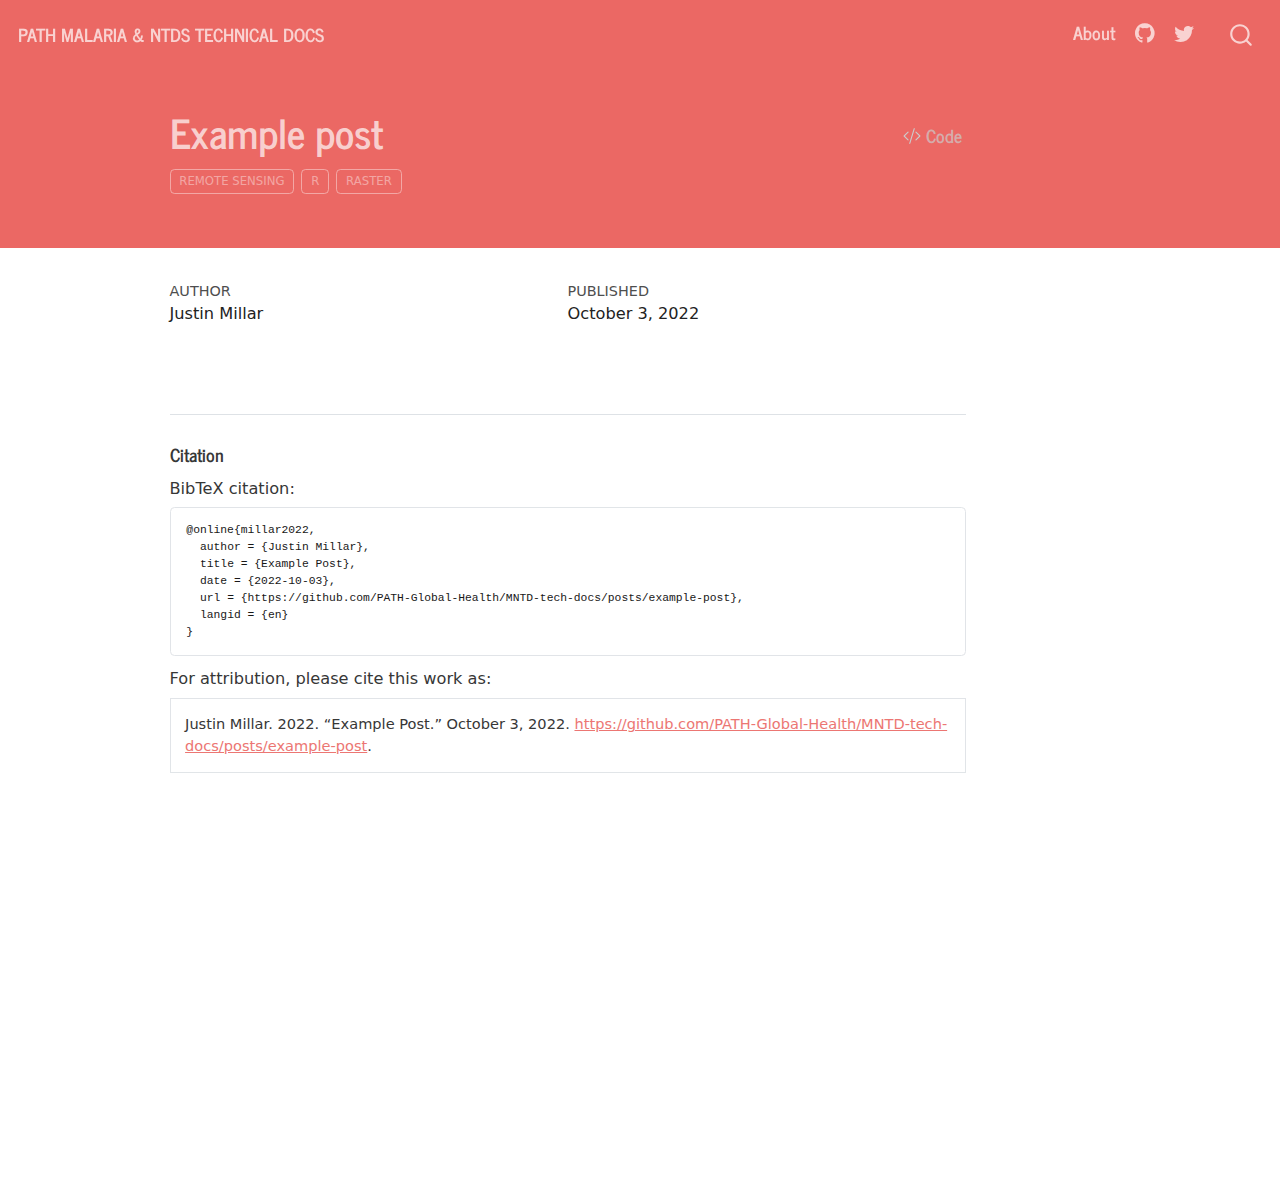
<file: posts/example-post/index.html>
<!DOCTYPE html>
<html xmlns="http://www.w3.org/1999/xhtml" lang="en" xml:lang="en"><head>

<meta charset="utf-8">
<meta name="generator" content="quarto-1.2.335">

<meta name="viewport" content="width=device-width, initial-scale=1.0, user-scalable=yes">

<meta name="author" content="Justin Millar">
<meta name="dcterms.date" content="2022-10-03">

<title>PATH Malaria &amp; NTDs Technical Docs - Example post</title>
<style>
code{white-space: pre-wrap;}
span.smallcaps{font-variant: small-caps;}
div.columns{display: flex; gap: min(4vw, 1.5em);}
div.column{flex: auto; overflow-x: auto;}
div.hanging-indent{margin-left: 1.5em; text-indent: -1.5em;}
ul.task-list{list-style: none;}
ul.task-list li input[type="checkbox"] {
  width: 0.8em;
  margin: 0 0.8em 0.2em -1.6em;
  vertical-align: middle;
}
pre > code.sourceCode { white-space: pre; position: relative; }
pre > code.sourceCode > span { display: inline-block; line-height: 1.25; }
pre > code.sourceCode > span:empty { height: 1.2em; }
.sourceCode { overflow: visible; }
code.sourceCode > span { color: inherit; text-decoration: inherit; }
div.sourceCode { margin: 1em 0; }
pre.sourceCode { margin: 0; }
@media screen {
div.sourceCode { overflow: auto; }
}
@media print {
pre > code.sourceCode { white-space: pre-wrap; }
pre > code.sourceCode > span { text-indent: -5em; padding-left: 5em; }
}
pre.numberSource code
  { counter-reset: source-line 0; }
pre.numberSource code > span
  { position: relative; left: -4em; counter-increment: source-line; }
pre.numberSource code > span > a:first-child::before
  { content: counter(source-line);
    position: relative; left: -1em; text-align: right; vertical-align: baseline;
    border: none; display: inline-block;
    -webkit-touch-callout: none; -webkit-user-select: none;
    -khtml-user-select: none; -moz-user-select: none;
    -ms-user-select: none; user-select: none;
    padding: 0 4px; width: 4em;
    color: #aaaaaa;
  }
pre.numberSource { margin-left: 3em; border-left: 1px solid #aaaaaa;  padding-left: 4px; }
div.sourceCode
  {   }
@media screen {
pre > code.sourceCode > span > a:first-child::before { text-decoration: underline; }
}
code span.al { color: #ff0000; font-weight: bold; } /* Alert */
code span.an { color: #60a0b0; font-weight: bold; font-style: italic; } /* Annotation */
code span.at { color: #7d9029; } /* Attribute */
code span.bn { color: #40a070; } /* BaseN */
code span.bu { color: #008000; } /* BuiltIn */
code span.cf { color: #007020; font-weight: bold; } /* ControlFlow */
code span.ch { color: #4070a0; } /* Char */
code span.cn { color: #880000; } /* Constant */
code span.co { color: #60a0b0; font-style: italic; } /* Comment */
code span.cv { color: #60a0b0; font-weight: bold; font-style: italic; } /* CommentVar */
code span.do { color: #ba2121; font-style: italic; } /* Documentation */
code span.dt { color: #902000; } /* DataType */
code span.dv { color: #40a070; } /* DecVal */
code span.er { color: #ff0000; font-weight: bold; } /* Error */
code span.ex { } /* Extension */
code span.fl { color: #40a070; } /* Float */
code span.fu { color: #06287e; } /* Function */
code span.im { color: #008000; font-weight: bold; } /* Import */
code span.in { color: #60a0b0; font-weight: bold; font-style: italic; } /* Information */
code span.kw { color: #007020; font-weight: bold; } /* Keyword */
code span.op { color: #666666; } /* Operator */
code span.ot { color: #007020; } /* Other */
code span.pp { color: #bc7a00; } /* Preprocessor */
code span.sc { color: #4070a0; } /* SpecialChar */
code span.ss { color: #bb6688; } /* SpecialString */
code span.st { color: #4070a0; } /* String */
code span.va { color: #19177c; } /* Variable */
code span.vs { color: #4070a0; } /* VerbatimString */
code span.wa { color: #60a0b0; font-weight: bold; font-style: italic; } /* Warning */
</style>


<script src="../../site_libs/quarto-nav/quarto-nav.js"></script>
<script src="../../site_libs/quarto-nav/headroom.min.js"></script>
<script src="../../site_libs/clipboard/clipboard.min.js"></script>
<script src="../../site_libs/quarto-search/autocomplete.umd.js"></script>
<script src="../../site_libs/quarto-search/fuse.min.js"></script>
<script src="../../site_libs/quarto-search/quarto-search.js"></script>
<meta name="quarto:offset" content="../../">
<script src="../../site_libs/quarto-html/quarto.js"></script>
<script src="../../site_libs/quarto-html/popper.min.js"></script>
<script src="../../site_libs/quarto-html/tippy.umd.min.js"></script>
<script src="../../site_libs/quarto-html/anchor.min.js"></script>
<link href="../../site_libs/quarto-html/tippy.css" rel="stylesheet">
<link href="../../site_libs/quarto-html/quarto-syntax-highlighting.css" rel="stylesheet" id="quarto-text-highlighting-styles">
<script src="../../site_libs/bootstrap/bootstrap.min.js"></script>
<link href="../../site_libs/bootstrap/bootstrap-icons.css" rel="stylesheet">
<link href="../../site_libs/bootstrap/bootstrap.min.css" rel="stylesheet" id="quarto-bootstrap" data-mode="light">
<script id="quarto-search-options" type="application/json">{
  "location": "navbar",
  "copy-button": false,
  "collapse-after": 3,
  "panel-placement": "end",
  "type": "overlay",
  "limit": 20,
  "language": {
    "search-no-results-text": "No results",
    "search-matching-documents-text": "matching documents",
    "search-copy-link-title": "Copy link to search",
    "search-hide-matches-text": "Hide additional matches",
    "search-more-match-text": "more match in this document",
    "search-more-matches-text": "more matches in this document",
    "search-clear-button-title": "Clear",
    "search-detached-cancel-button-title": "Cancel",
    "search-submit-button-title": "Submit"
  }
}</script>
<script async="" src="https://www.googletagmanager.com/gtag/js?id=G-6DDVRC28MC"></script>

<script type="text/javascript">

window.dataLayer = window.dataLayer || [];
function gtag(){dataLayer.push(arguments);}
gtag('js', new Date());
gtag('config', 'G-6DDVRC28MC', { 'anonymize_ip': true});
</script>


<link rel="stylesheet" href="../../styles.scss">
</head>

<body class="nav-fixed">

<div id="quarto-search-results"></div>
  <header id="quarto-header" class="headroom fixed-top">
    <nav class="navbar navbar-expand-lg navbar-dark ">
      <div class="navbar-container container-fluid">
      <div class="navbar-brand-container">
    <a class="navbar-brand" href="../../index.html">
    <span class="navbar-title">PATH Malaria &amp; NTDs Technical Docs</span>
    </a>
  </div>
          <button class="navbar-toggler" type="button" data-bs-toggle="collapse" data-bs-target="#navbarCollapse" aria-controls="navbarCollapse" aria-expanded="false" aria-label="Toggle navigation" onclick="if (window.quartoToggleHeadroom) { window.quartoToggleHeadroom(); }">
  <span class="navbar-toggler-icon"></span>
</button>
          <div class="collapse navbar-collapse" id="navbarCollapse">
            <ul class="navbar-nav navbar-nav-scroll ms-auto">
  <li class="nav-item">
    <a class="nav-link" href="../../about.html">
 <span class="menu-text">About</span></a>
  </li>  
  <li class="nav-item compact">
    <a class="nav-link" href="https://github.com/PATH-Global-Health/MNTD-tech-docs"><i class="bi bi-github" role="img">
</i> 
 <span class="menu-text"></span></a>
  </li>  
  <li class="nav-item compact">
    <a class="nav-link" href="https://twitter.com/PATHMalaria"><i class="bi bi-twitter" role="img">
</i> 
 <span class="menu-text"></span></a>
  </li>  
</ul>
              <div id="quarto-search" class="" title="Search"></div>
          </div> <!-- /navcollapse -->
      </div> <!-- /container-fluid -->
    </nav>
</header>
<!-- content -->
<header id="title-block-header" class="quarto-title-block default page-columns page-full">
  <div class="quarto-title-banner page-columns page-full">
    <div class="quarto-title column-body">
      <div class="quarto-title-block"><div><h1 class="title">Example post</h1><button type="button" class="btn code-tools-button" id="quarto-code-tools-source"><i class="bi"></i> Code</button></div></div>
                                <div class="quarto-categories">
                <div class="quarto-category">remote sensing</div>
                <div class="quarto-category">R</div>
                <div class="quarto-category">raster</div>
              </div>
                  </div>
  </div>
    
  
  <div class="quarto-title-meta">

      <div>
      <div class="quarto-title-meta-heading">Author</div>
      <div class="quarto-title-meta-contents">
               <p>Justin Millar </p>
            </div>
    </div>
      
      <div>
      <div class="quarto-title-meta-heading">Published</div>
      <div class="quarto-title-meta-contents">
        <p class="date">October 3, 2022</p>
      </div>
    </div>
    
      
    </div>
    
  
  </header><div id="quarto-content" class="quarto-container page-columns page-rows-contents page-layout-article page-navbar">
<!-- sidebar -->
<!-- margin-sidebar -->
    <div id="quarto-margin-sidebar" class="sidebar margin-sidebar">
        
    </div>
<!-- main -->
<main class="content quarto-banner-title-block" id="quarto-document-content">






<!-- -->


<div id="quarto-appendix" class="default"><section class="quarto-appendix-contents"><h2 class="anchored quarto-appendix-heading">Citation</h2><div><div class="quarto-appendix-secondary-label">BibTeX citation:</div><pre class="sourceCode code-with-copy quarto-appendix-bibtex"><code class="sourceCode bibtex">@online{millar2022,
  author = {Justin Millar},
  title = {Example Post},
  date = {2022-10-03},
  url = {https://github.com/PATH-Global-Health/MNTD-tech-docs/posts/example-post},
  langid = {en}
}
</code><button title="Copy to Clipboard" class="code-copy-button"><i class="bi"></i></button></pre><div class="quarto-appendix-secondary-label">For attribution, please cite this work as:</div><div id="ref-millar2022" class="csl-entry quarto-appendix-citeas" role="doc-biblioentry">
Justin Millar. 2022. <span>“Example Post.”</span> October 3, 2022. <a href="https://github.com/PATH-Global-Health/MNTD-tech-docs/posts/example-post">https://github.com/PATH-Global-Health/MNTD-tech-docs/posts/example-post</a>.
</div></div></section></div></main> <!-- /main -->
<script id="quarto-html-after-body" type="application/javascript">
window.document.addEventListener("DOMContentLoaded", function (event) {
  const toggleBodyColorMode = (bsSheetEl) => {
    const mode = bsSheetEl.getAttribute("data-mode");
    const bodyEl = window.document.querySelector("body");
    if (mode === "dark") {
      bodyEl.classList.add("quarto-dark");
      bodyEl.classList.remove("quarto-light");
    } else {
      bodyEl.classList.add("quarto-light");
      bodyEl.classList.remove("quarto-dark");
    }
  }
  const toggleBodyColorPrimary = () => {
    const bsSheetEl = window.document.querySelector("link#quarto-bootstrap");
    if (bsSheetEl) {
      toggleBodyColorMode(bsSheetEl);
    }
  }
  toggleBodyColorPrimary();  
  const icon = "";
  const anchorJS = new window.AnchorJS();
  anchorJS.options = {
    placement: 'right',
    icon: icon
  };
  anchorJS.add('.anchored');
  const clipboard = new window.ClipboardJS('.code-copy-button', {
    target: function(trigger) {
      return trigger.previousElementSibling;
    }
  });
  clipboard.on('success', function(e) {
    // button target
    const button = e.trigger;
    // don't keep focus
    button.blur();
    // flash "checked"
    button.classList.add('code-copy-button-checked');
    var currentTitle = button.getAttribute("title");
    button.setAttribute("title", "Copied!");
    let tooltip;
    if (window.bootstrap) {
      button.setAttribute("data-bs-toggle", "tooltip");
      button.setAttribute("data-bs-placement", "left");
      button.setAttribute("data-bs-title", "Copied!");
      tooltip = new bootstrap.Tooltip(button, 
        { trigger: "manual", 
          customClass: "code-copy-button-tooltip",
          offset: [0, -8]});
      tooltip.show();    
    }
    setTimeout(function() {
      if (tooltip) {
        tooltip.hide();
        button.removeAttribute("data-bs-title");
        button.removeAttribute("data-bs-toggle");
        button.removeAttribute("data-bs-placement");
      }
      button.setAttribute("title", currentTitle);
      button.classList.remove('code-copy-button-checked');
    }, 1000);
    // clear code selection
    e.clearSelection();
  });
  const viewSource = window.document.getElementById('quarto-view-source') ||
                     window.document.getElementById('quarto-code-tools-source');
  if (viewSource) {
    const sourceUrl = viewSource.getAttribute("data-quarto-source-url");
    viewSource.addEventListener("click", function(e) {
      if (sourceUrl) {
        // rstudio viewer pane
        if (/\bcapabilities=\b/.test(window.location)) {
          window.open(sourceUrl);
        } else {
          window.location.href = sourceUrl;
        }
      } else {
        const modal = new bootstrap.Modal(document.getElementById('quarto-embedded-source-code-modal'));
        modal.show();
      }
      return false;
    });
  }
  function toggleCodeHandler(show) {
    return function(e) {
      const detailsSrc = window.document.querySelectorAll(".cell > details > .sourceCode");
      for (let i=0; i<detailsSrc.length; i++) {
        const details = detailsSrc[i].parentElement;
        if (show) {
          details.open = true;
        } else {
          details.removeAttribute("open");
        }
      }
      const cellCodeDivs = window.document.querySelectorAll(".cell > .sourceCode");
      const fromCls = show ? "hidden" : "unhidden";
      const toCls = show ? "unhidden" : "hidden";
      for (let i=0; i<cellCodeDivs.length; i++) {
        const codeDiv = cellCodeDivs[i];
        if (codeDiv.classList.contains(fromCls)) {
          codeDiv.classList.remove(fromCls);
          codeDiv.classList.add(toCls);
        } 
      }
      return false;
    }
  }
  const hideAllCode = window.document.getElementById("quarto-hide-all-code");
  if (hideAllCode) {
    hideAllCode.addEventListener("click", toggleCodeHandler(false));
  }
  const showAllCode = window.document.getElementById("quarto-show-all-code");
  if (showAllCode) {
    showAllCode.addEventListener("click", toggleCodeHandler(true));
  }
  function tippyHover(el, contentFn) {
    const config = {
      allowHTML: true,
      content: contentFn,
      maxWidth: 500,
      delay: 100,
      arrow: false,
      appendTo: function(el) {
          return el.parentElement;
      },
      interactive: true,
      interactiveBorder: 10,
      theme: 'quarto',
      placement: 'bottom-start'
    };
    window.tippy(el, config); 
  }
  const noterefs = window.document.querySelectorAll('a[role="doc-noteref"]');
  for (var i=0; i<noterefs.length; i++) {
    const ref = noterefs[i];
    tippyHover(ref, function() {
      // use id or data attribute instead here
      let href = ref.getAttribute('data-footnote-href') || ref.getAttribute('href');
      try { href = new URL(href).hash; } catch {}
      const id = href.replace(/^#\/?/, "");
      const note = window.document.getElementById(id);
      return note.innerHTML;
    });
  }
  const findCites = (el) => {
    const parentEl = el.parentElement;
    if (parentEl) {
      const cites = parentEl.dataset.cites;
      if (cites) {
        return {
          el,
          cites: cites.split(' ')
        };
      } else {
        return findCites(el.parentElement)
      }
    } else {
      return undefined;
    }
  };
  var bibliorefs = window.document.querySelectorAll('a[role="doc-biblioref"]');
  for (var i=0; i<bibliorefs.length; i++) {
    const ref = bibliorefs[i];
    const citeInfo = findCites(ref);
    if (citeInfo) {
      tippyHover(citeInfo.el, function() {
        var popup = window.document.createElement('div');
        citeInfo.cites.forEach(function(cite) {
          var citeDiv = window.document.createElement('div');
          citeDiv.classList.add('hanging-indent');
          citeDiv.classList.add('csl-entry');
          var biblioDiv = window.document.getElementById('ref-' + cite);
          if (biblioDiv) {
            citeDiv.innerHTML = biblioDiv.innerHTML;
          }
          popup.appendChild(citeDiv);
        });
        return popup.innerHTML;
      });
    }
  }
});
</script>
<script src="https://utteranc.es/client.js" repo="PATH-Global-Health/MNTD-tech-docs" issue-term="pathname" theme="github-light" crossorigin="anonymous" async="">
</script><div class="modal fade" id="quarto-embedded-source-code-modal" tabindex="-1" aria-labelledby="quarto-embedded-source-code-modal-label" aria-hidden="true"><div class="modal-dialog modal-dialog-scrollable"><div class="modal-content"><div class="modal-header"><h5 class="modal-title" id="quarto-embedded-source-code-modal-label">Source Code</h5><button class="btn-close" data-bs-dismiss="modal"></button></div><div class="modal-body"><div class="">
<div class="sourceCode" id="cb1" data-shortcodes="false"><pre class="sourceCode markdown code-with-copy"><code class="sourceCode markdown"><span id="cb1-1"><a href="#cb1-1" aria-hidden="true" tabindex="-1"></a><span class="co">---</span></span>
<span id="cb1-2"><a href="#cb1-2" aria-hidden="true" tabindex="-1"></a><span class="an">title:</span><span class="co"> "Example post"</span></span>
<span id="cb1-3"><a href="#cb1-3" aria-hidden="true" tabindex="-1"></a><span class="an">author:</span><span class="co"> "Justin Millar"</span></span>
<span id="cb1-4"><a href="#cb1-4" aria-hidden="true" tabindex="-1"></a><span class="an">date:</span><span class="co"> "10/03/2022"</span></span>
<span id="cb1-5"><a href="#cb1-5" aria-hidden="true" tabindex="-1"></a><span class="an">categories:</span><span class="co"> [remote sensing, R, raster]</span></span>
<span id="cb1-6"><a href="#cb1-6" aria-hidden="true" tabindex="-1"></a><span class="an">draft:</span><span class="co"> true</span></span>
<span id="cb1-7"><a href="#cb1-7" aria-hidden="true" tabindex="-1"></a><span class="an">toc:</span><span class="co"> true</span></span>
<span id="cb1-8"><a href="#cb1-8" aria-hidden="true" tabindex="-1"></a><span class="an">format:</span></span>
<span id="cb1-9"><a href="#cb1-9" aria-hidden="true" tabindex="-1"></a><span class="co">  html:</span></span>
<span id="cb1-10"><a href="#cb1-10" aria-hidden="true" tabindex="-1"></a><span class="co">    code-fold: false</span></span>
<span id="cb1-11"><a href="#cb1-11" aria-hidden="true" tabindex="-1"></a><span class="co">    code-tools: true</span></span>
<span id="cb1-12"><a href="#cb1-12" aria-hidden="true" tabindex="-1"></a><span class="an">execute:</span></span>
<span id="cb1-13"><a href="#cb1-13" aria-hidden="true" tabindex="-1"></a><span class="co">  warning: false</span></span>
<span id="cb1-14"><a href="#cb1-14" aria-hidden="true" tabindex="-1"></a><span class="co">  message: false</span></span>
<span id="cb1-15"><a href="#cb1-15" aria-hidden="true" tabindex="-1"></a><span class="co">---</span></span></code><button title="Copy to Clipboard" class="code-copy-button"><i class="bi"></i></button></pre></div>
</div></div></div></div></div>
</div> <!-- /content -->



</body></html>
</file>
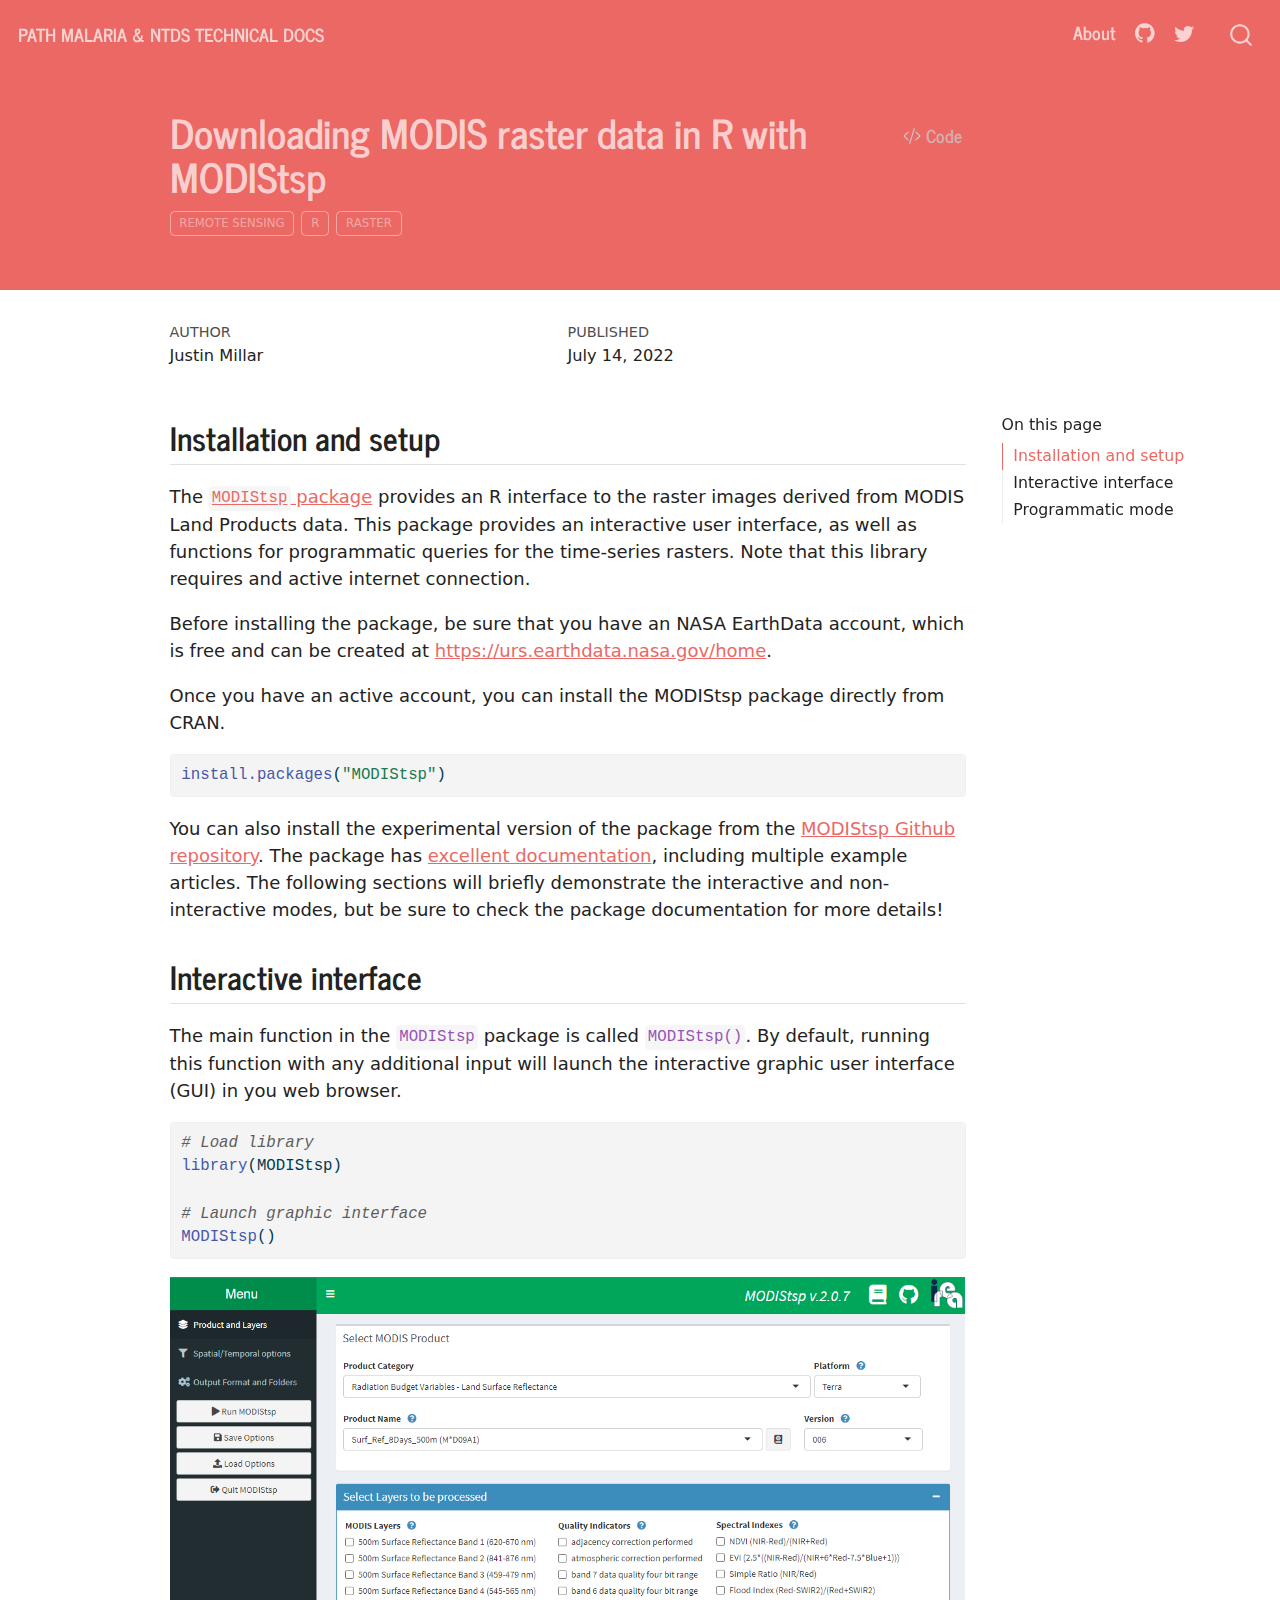
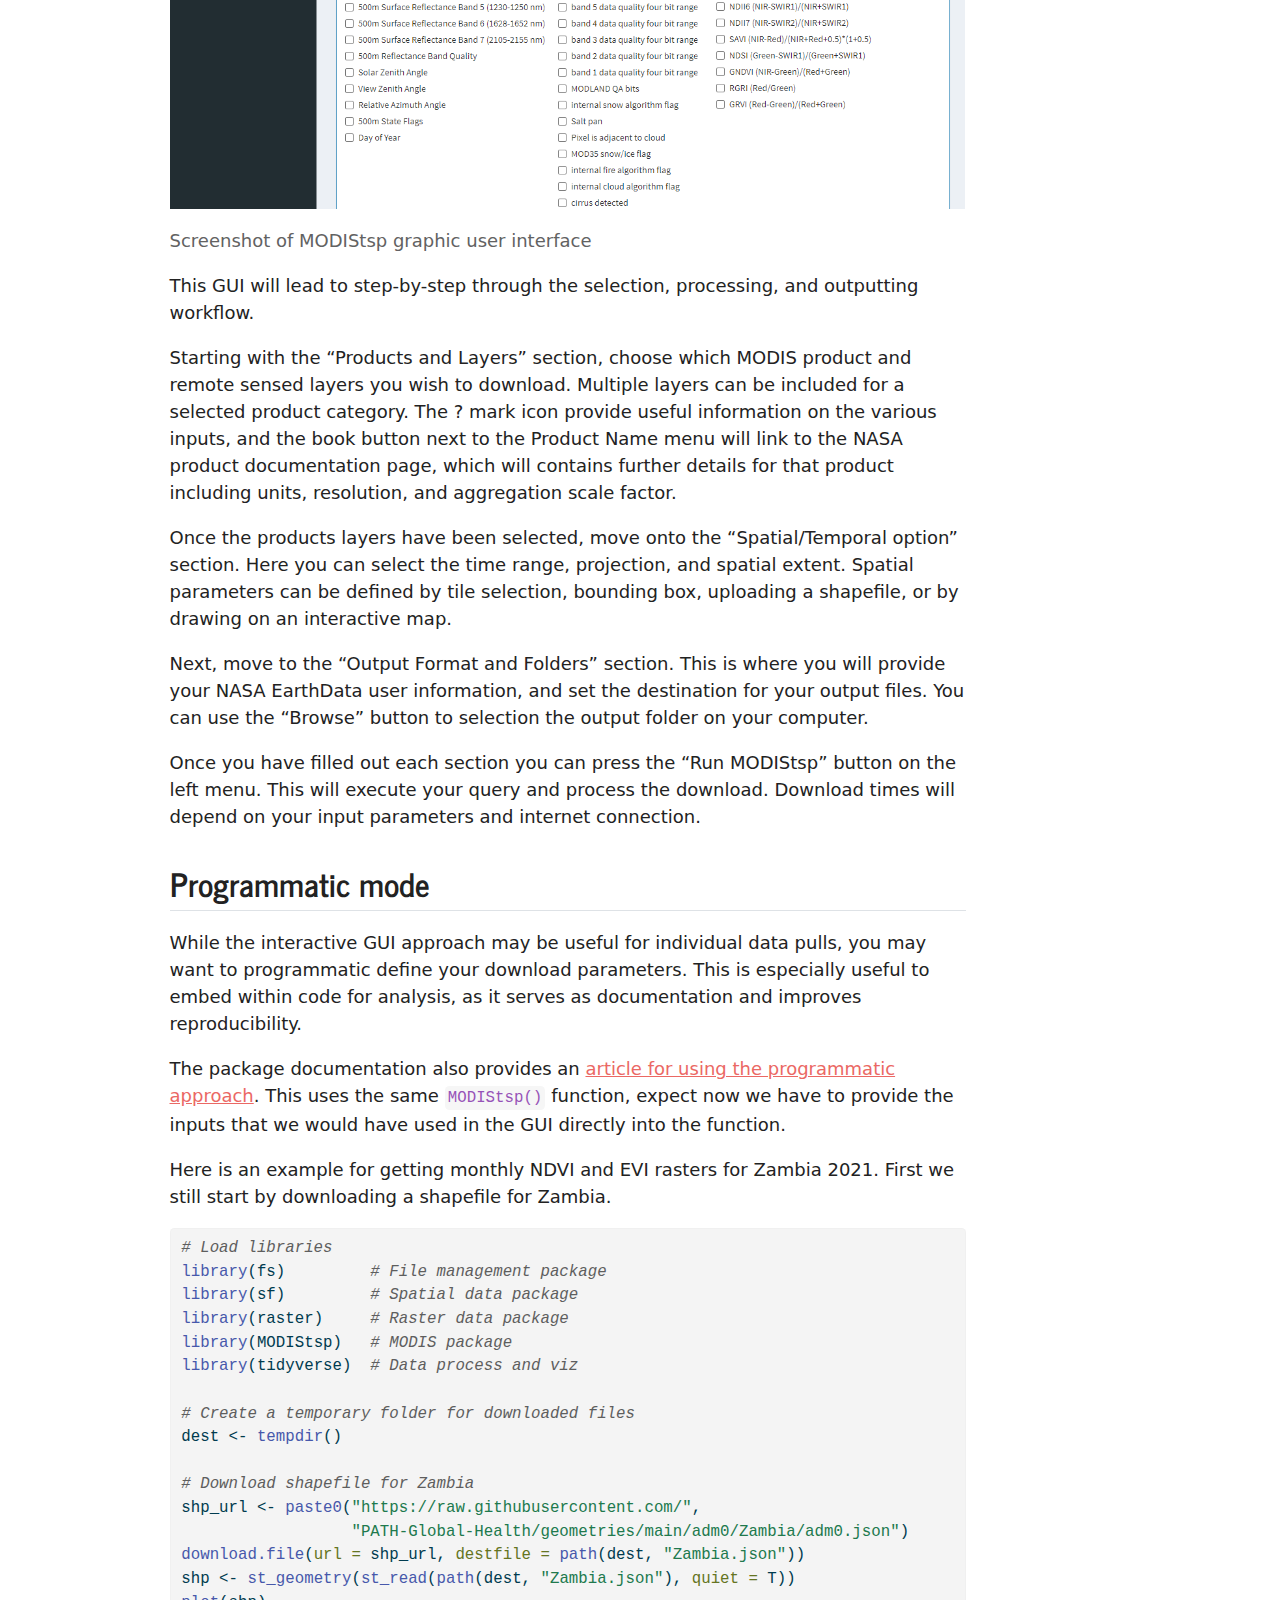
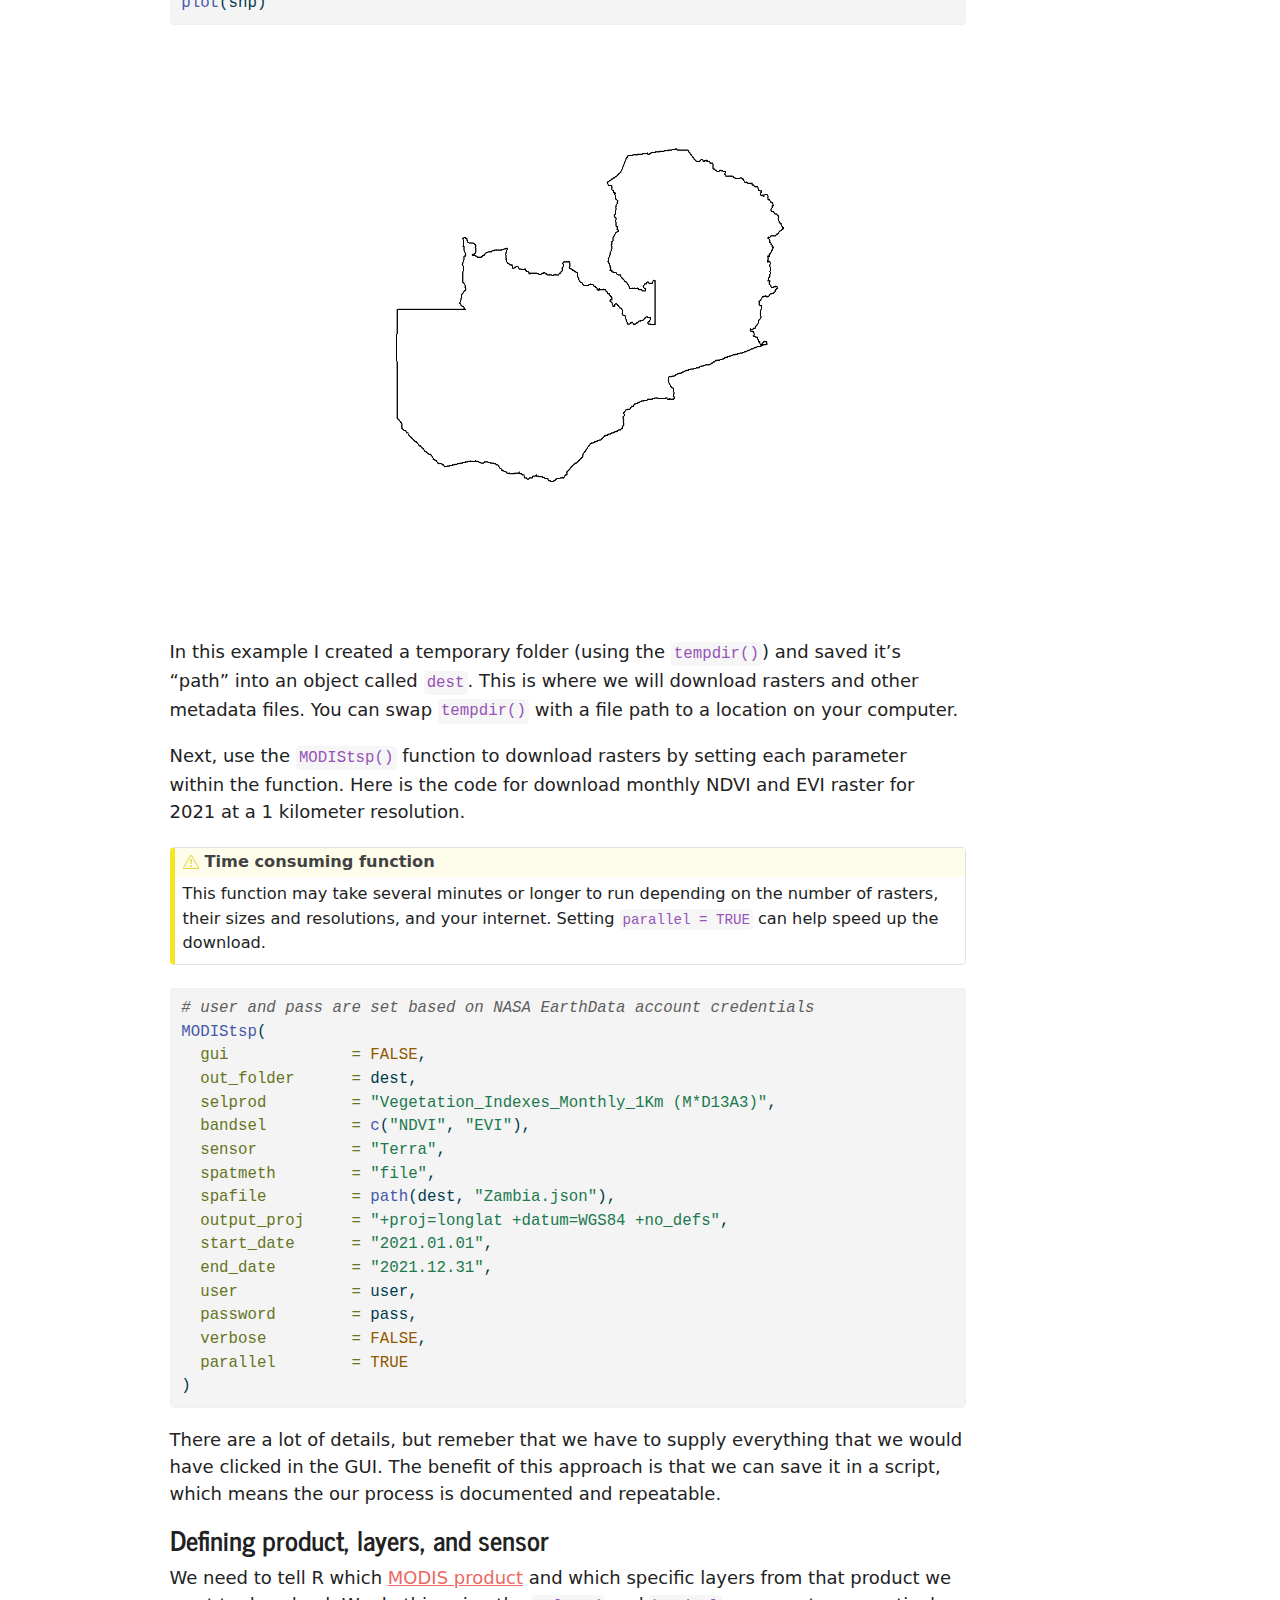
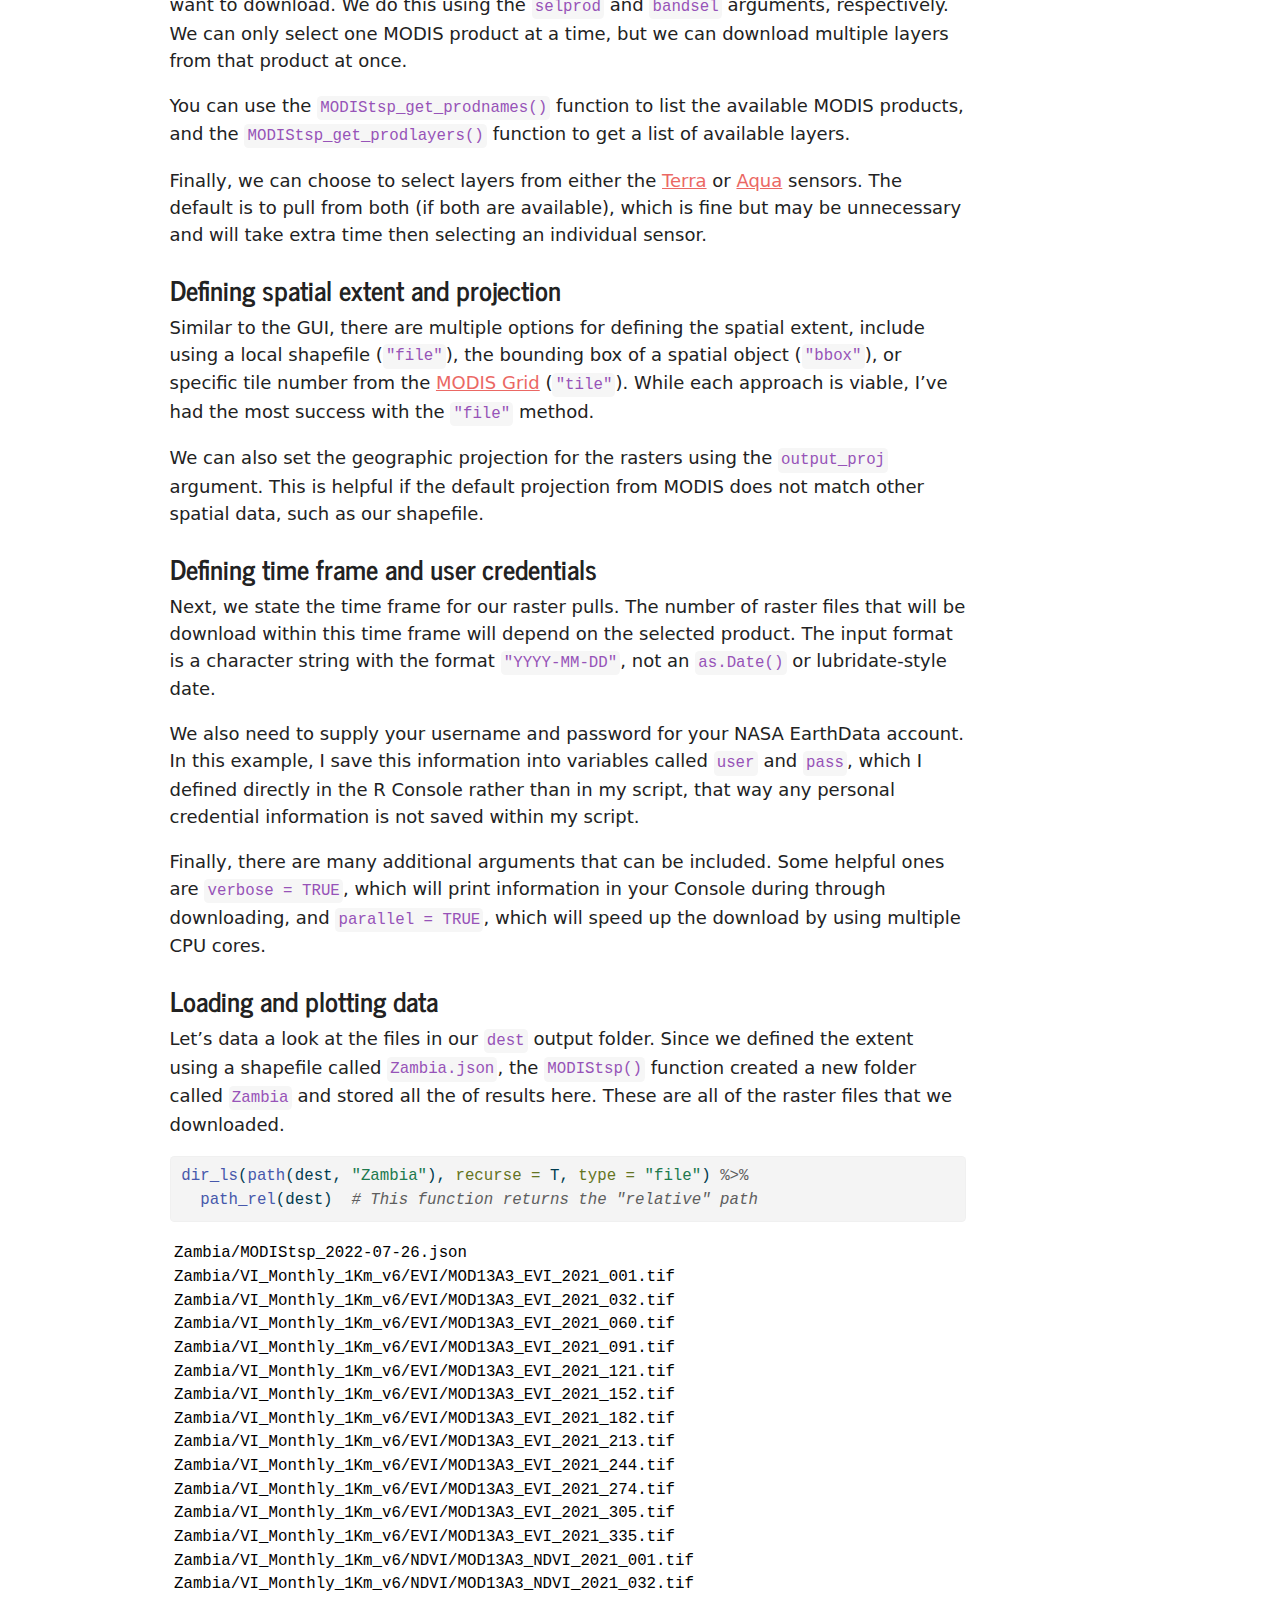
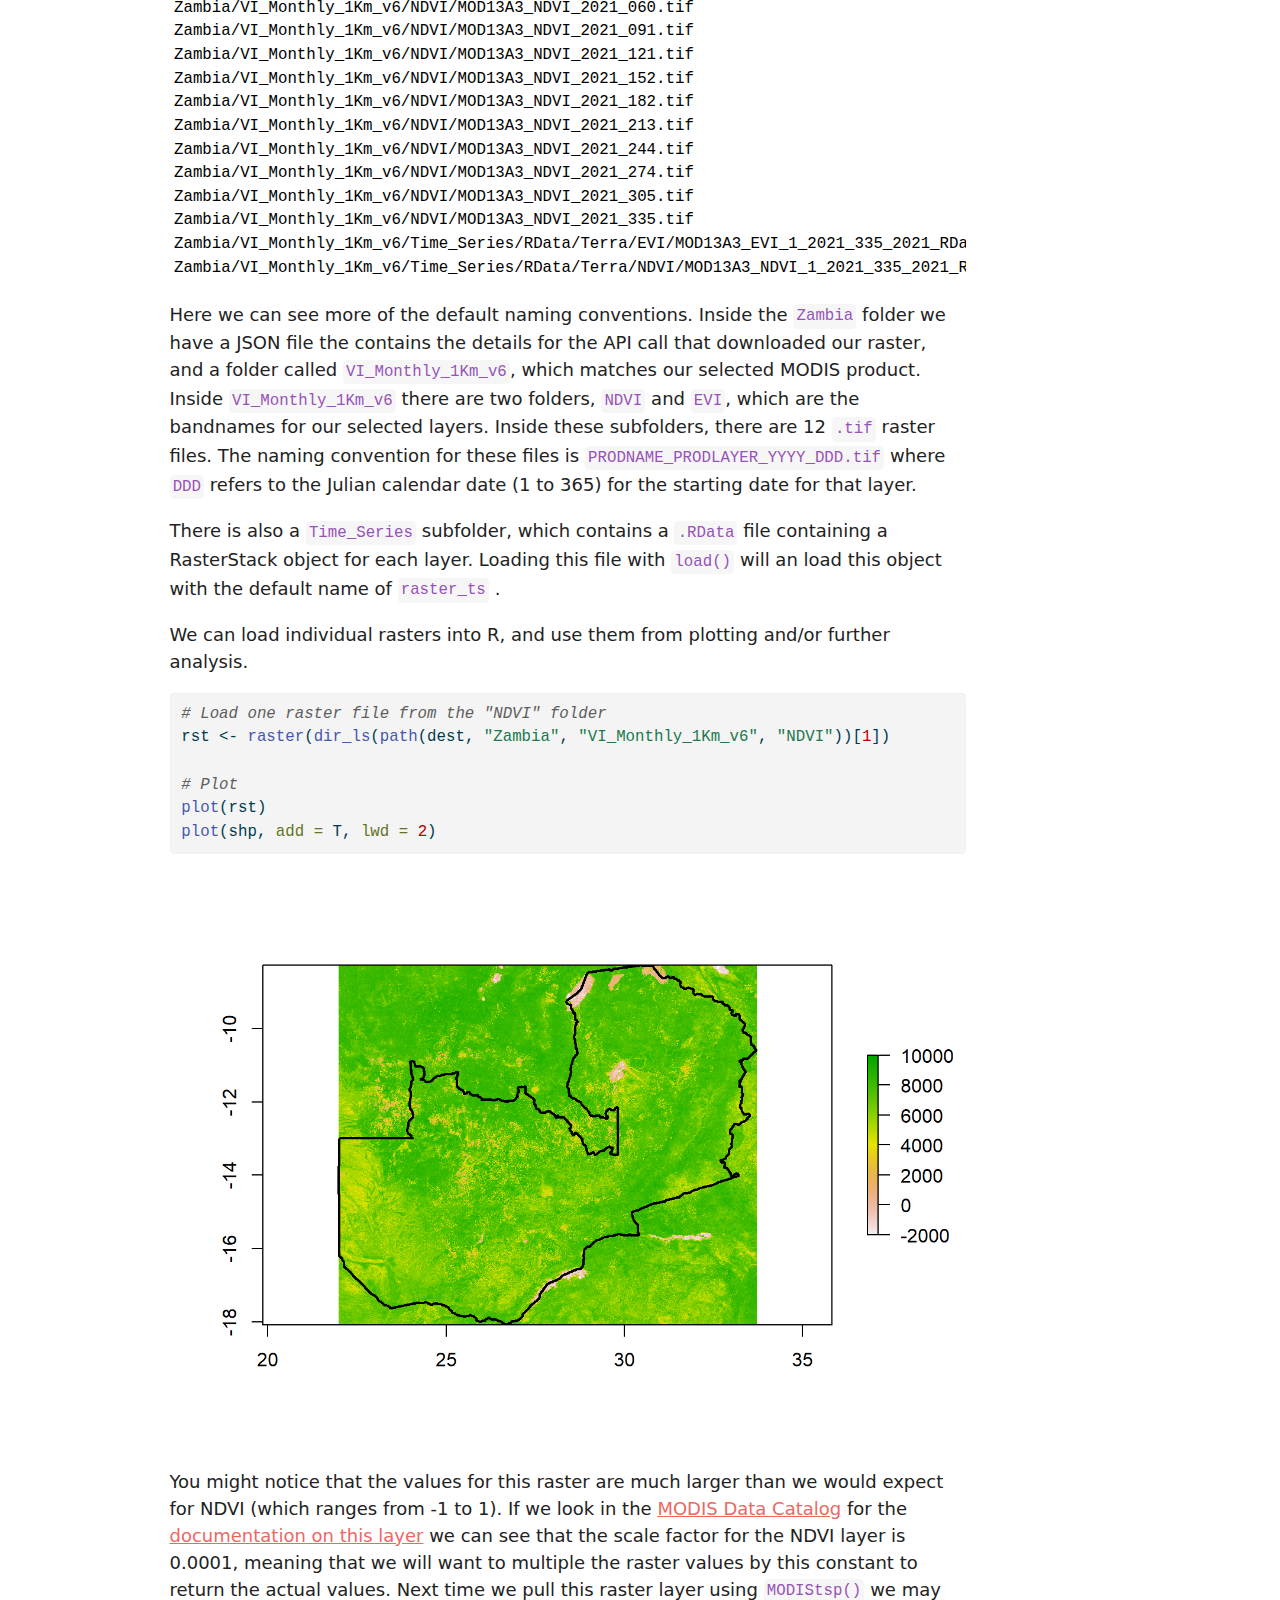
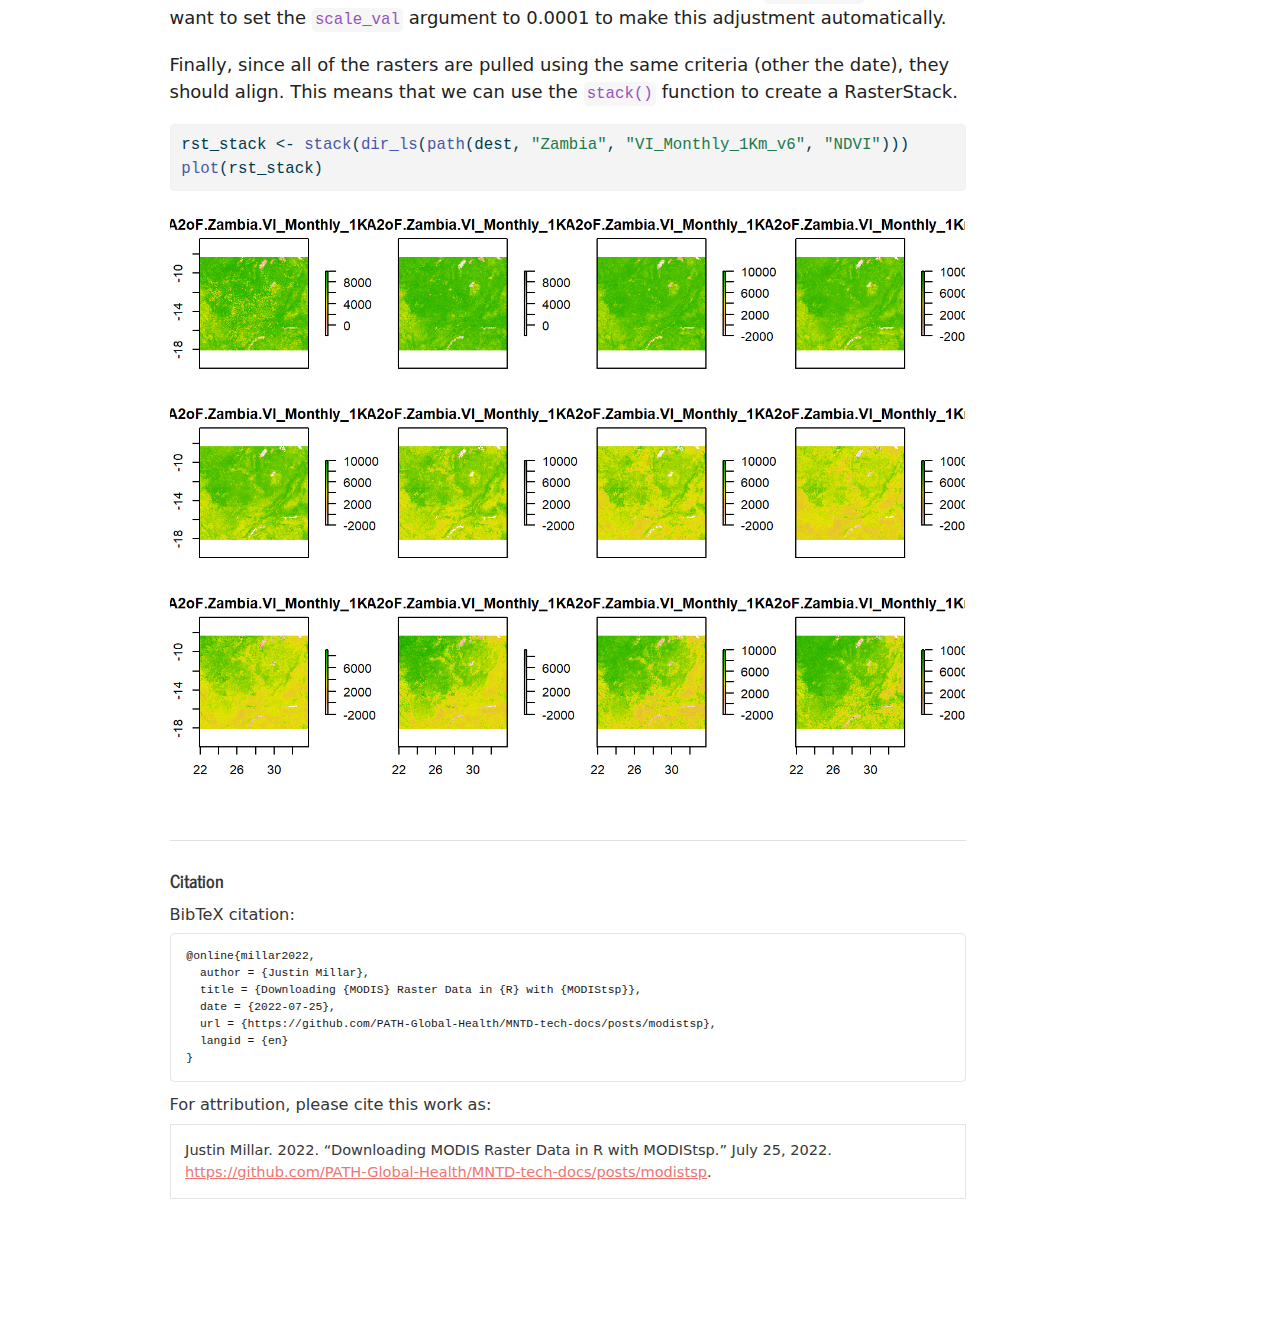
<file: posts/modistsp/index.html>
<!DOCTYPE html>
<html xmlns="http://www.w3.org/1999/xhtml" lang="en" xml:lang="en"><head>

<meta charset="utf-8">
<meta name="generator" content="quarto-1.2.335">

<meta name="viewport" content="width=device-width, initial-scale=1.0, user-scalable=yes">

<meta name="author" content="Justin Millar">
<meta name="dcterms.date" content="2022-07-14">

<title>PATH Malaria &amp; NTDs Technical Docs - Downloading MODIS raster data in R with MODIStsp</title>
<style>
code{white-space: pre-wrap;}
span.smallcaps{font-variant: small-caps;}
div.columns{display: flex; gap: min(4vw, 1.5em);}
div.column{flex: auto; overflow-x: auto;}
div.hanging-indent{margin-left: 1.5em; text-indent: -1.5em;}
ul.task-list{list-style: none;}
ul.task-list li input[type="checkbox"] {
  width: 0.8em;
  margin: 0 0.8em 0.2em -1.6em;
  vertical-align: middle;
}
pre > code.sourceCode { white-space: pre; position: relative; }
pre > code.sourceCode > span { display: inline-block; line-height: 1.25; }
pre > code.sourceCode > span:empty { height: 1.2em; }
.sourceCode { overflow: visible; }
code.sourceCode > span { color: inherit; text-decoration: inherit; }
div.sourceCode { margin: 1em 0; }
pre.sourceCode { margin: 0; }
@media screen {
div.sourceCode { overflow: auto; }
}
@media print {
pre > code.sourceCode { white-space: pre-wrap; }
pre > code.sourceCode > span { text-indent: -5em; padding-left: 5em; }
}
pre.numberSource code
  { counter-reset: source-line 0; }
pre.numberSource code > span
  { position: relative; left: -4em; counter-increment: source-line; }
pre.numberSource code > span > a:first-child::before
  { content: counter(source-line);
    position: relative; left: -1em; text-align: right; vertical-align: baseline;
    border: none; display: inline-block;
    -webkit-touch-callout: none; -webkit-user-select: none;
    -khtml-user-select: none; -moz-user-select: none;
    -ms-user-select: none; user-select: none;
    padding: 0 4px; width: 4em;
    color: #aaaaaa;
  }
pre.numberSource { margin-left: 3em; border-left: 1px solid #aaaaaa;  padding-left: 4px; }
div.sourceCode
  {   }
@media screen {
pre > code.sourceCode > span > a:first-child::before { text-decoration: underline; }
}
code span.al { color: #ff0000; font-weight: bold; } /* Alert */
code span.an { color: #60a0b0; font-weight: bold; font-style: italic; } /* Annotation */
code span.at { color: #7d9029; } /* Attribute */
code span.bn { color: #40a070; } /* BaseN */
code span.bu { color: #008000; } /* BuiltIn */
code span.cf { color: #007020; font-weight: bold; } /* ControlFlow */
code span.ch { color: #4070a0; } /* Char */
code span.cn { color: #880000; } /* Constant */
code span.co { color: #60a0b0; font-style: italic; } /* Comment */
code span.cv { color: #60a0b0; font-weight: bold; font-style: italic; } /* CommentVar */
code span.do { color: #ba2121; font-style: italic; } /* Documentation */
code span.dt { color: #902000; } /* DataType */
code span.dv { color: #40a070; } /* DecVal */
code span.er { color: #ff0000; font-weight: bold; } /* Error */
code span.ex { } /* Extension */
code span.fl { color: #40a070; } /* Float */
code span.fu { color: #06287e; } /* Function */
code span.im { color: #008000; font-weight: bold; } /* Import */
code span.in { color: #60a0b0; font-weight: bold; font-style: italic; } /* Information */
code span.kw { color: #007020; font-weight: bold; } /* Keyword */
code span.op { color: #666666; } /* Operator */
code span.ot { color: #007020; } /* Other */
code span.pp { color: #bc7a00; } /* Preprocessor */
code span.sc { color: #4070a0; } /* SpecialChar */
code span.ss { color: #bb6688; } /* SpecialString */
code span.st { color: #4070a0; } /* String */
code span.va { color: #19177c; } /* Variable */
code span.vs { color: #4070a0; } /* VerbatimString */
code span.wa { color: #60a0b0; font-weight: bold; font-style: italic; } /* Warning */
</style>


<script src="../../site_libs/quarto-nav/quarto-nav.js"></script>
<script src="../../site_libs/quarto-nav/headroom.min.js"></script>
<script src="../../site_libs/clipboard/clipboard.min.js"></script>
<script src="../../site_libs/quarto-search/autocomplete.umd.js"></script>
<script src="../../site_libs/quarto-search/fuse.min.js"></script>
<script src="../../site_libs/quarto-search/quarto-search.js"></script>
<meta name="quarto:offset" content="../../">
<script src="../../site_libs/quarto-html/quarto.js"></script>
<script src="../../site_libs/quarto-html/popper.min.js"></script>
<script src="../../site_libs/quarto-html/tippy.umd.min.js"></script>
<script src="../../site_libs/quarto-html/anchor.min.js"></script>
<link href="../../site_libs/quarto-html/tippy.css" rel="stylesheet">
<link href="../../site_libs/quarto-html/quarto-syntax-highlighting.css" rel="stylesheet" id="quarto-text-highlighting-styles">
<script src="../../site_libs/bootstrap/bootstrap.min.js"></script>
<link href="../../site_libs/bootstrap/bootstrap-icons.css" rel="stylesheet">
<link href="../../site_libs/bootstrap/bootstrap.min.css" rel="stylesheet" id="quarto-bootstrap" data-mode="light">
<script src="../../site_libs/quarto-contrib/glightbox/glightbox.min.js"></script>
<link href="../../site_libs/quarto-contrib/glightbox/glightbox.min.css" rel="stylesheet">
<link href="../../site_libs/quarto-contrib/glightbox/lightbox.css" rel="stylesheet">
<script id="quarto-search-options" type="application/json">{
  "location": "navbar",
  "copy-button": false,
  "collapse-after": 3,
  "panel-placement": "end",
  "type": "overlay",
  "limit": 20,
  "language": {
    "search-no-results-text": "No results",
    "search-matching-documents-text": "matching documents",
    "search-copy-link-title": "Copy link to search",
    "search-hide-matches-text": "Hide additional matches",
    "search-more-match-text": "more match in this document",
    "search-more-matches-text": "more matches in this document",
    "search-clear-button-title": "Clear",
    "search-detached-cancel-button-title": "Cancel",
    "search-submit-button-title": "Submit"
  }
}</script>
<script async="" src="https://www.googletagmanager.com/gtag/js?id=G-6DDVRC28MC"></script>

<script type="text/javascript">

window.dataLayer = window.dataLayer || [];
function gtag(){dataLayer.push(arguments);}
gtag('js', new Date());
gtag('config', 'G-6DDVRC28MC', { 'anonymize_ip': true});
</script>


<link rel="stylesheet" href="../../styles.scss">
</head>

<body class="nav-fixed">

<div id="quarto-search-results"></div>
  <header id="quarto-header" class="headroom fixed-top">
    <nav class="navbar navbar-expand-lg navbar-dark ">
      <div class="navbar-container container-fluid">
      <div class="navbar-brand-container">
    <a class="navbar-brand" href="../../index.html">
    <span class="navbar-title">PATH Malaria &amp; NTDs Technical Docs</span>
    </a>
  </div>
          <button class="navbar-toggler" type="button" data-bs-toggle="collapse" data-bs-target="#navbarCollapse" aria-controls="navbarCollapse" aria-expanded="false" aria-label="Toggle navigation" onclick="if (window.quartoToggleHeadroom) { window.quartoToggleHeadroom(); }">
  <span class="navbar-toggler-icon"></span>
</button>
          <div class="collapse navbar-collapse" id="navbarCollapse">
            <ul class="navbar-nav navbar-nav-scroll ms-auto">
  <li class="nav-item">
    <a class="nav-link" href="../../about.html">
 <span class="menu-text">About</span></a>
  </li>  
  <li class="nav-item compact">
    <a class="nav-link" href="https://github.com/PATH-Global-Health/MNTD-tech-docs"><i class="bi bi-github" role="img">
</i> 
 <span class="menu-text"></span></a>
  </li>  
  <li class="nav-item compact">
    <a class="nav-link" href="https://twitter.com/PATHMalaria"><i class="bi bi-twitter" role="img">
</i> 
 <span class="menu-text"></span></a>
  </li>  
</ul>
              <div id="quarto-search" class="" title="Search"></div>
          </div> <!-- /navcollapse -->
      </div> <!-- /container-fluid -->
    </nav>
</header>
<!-- content -->
<header id="title-block-header" class="quarto-title-block default page-columns page-full">
  <div class="quarto-title-banner page-columns page-full">
    <div class="quarto-title column-body">
      <div class="quarto-title-block"><div><h1 class="title">Downloading MODIS raster data in R with MODIStsp</h1><button type="button" class="btn code-tools-button" id="quarto-code-tools-source"><i class="bi"></i> Code</button></div></div>
                                <div class="quarto-categories">
                <div class="quarto-category">remote sensing</div>
                <div class="quarto-category">R</div>
                <div class="quarto-category">raster</div>
              </div>
                  </div>
  </div>
    
  
  <div class="quarto-title-meta">

      <div>
      <div class="quarto-title-meta-heading">Author</div>
      <div class="quarto-title-meta-contents">
               <p>Justin Millar </p>
            </div>
    </div>
      
      <div>
      <div class="quarto-title-meta-heading">Published</div>
      <div class="quarto-title-meta-contents">
        <p class="date">July 14, 2022</p>
      </div>
    </div>
    
      
    </div>
    
  
  </header><div id="quarto-content" class="quarto-container page-columns page-rows-contents page-layout-article page-navbar">
<!-- sidebar -->
<!-- margin-sidebar -->
    <div id="quarto-margin-sidebar" class="sidebar margin-sidebar">
        <nav id="TOC" role="doc-toc" class="toc-active">
    <h2 id="toc-title">On this page</h2>
   
  <ul>
  <li><a href="#installation-and-setup" id="toc-installation-and-setup" class="nav-link active" data-scroll-target="#installation-and-setup">Installation and setup</a></li>
  <li><a href="#interactive-interface" id="toc-interactive-interface" class="nav-link" data-scroll-target="#interactive-interface">Interactive interface</a></li>
  <li><a href="#programmatic-mode" id="toc-programmatic-mode" class="nav-link" data-scroll-target="#programmatic-mode">Programmatic mode</a>
  <ul class="collapse">
  <li><a href="#defining-product-layers-and-sensor" id="toc-defining-product-layers-and-sensor" class="nav-link" data-scroll-target="#defining-product-layers-and-sensor">Defining product, layers, and sensor</a></li>
  <li><a href="#defining-spatial-extent-and-projection" id="toc-defining-spatial-extent-and-projection" class="nav-link" data-scroll-target="#defining-spatial-extent-and-projection">Defining spatial extent and projection</a></li>
  <li><a href="#defining-time-frame-and-user-credentials" id="toc-defining-time-frame-and-user-credentials" class="nav-link" data-scroll-target="#defining-time-frame-and-user-credentials">Defining time frame and user credentials</a></li>
  <li><a href="#loading-and-plotting-data" id="toc-loading-and-plotting-data" class="nav-link" data-scroll-target="#loading-and-plotting-data">Loading and plotting data</a></li>
  </ul></li>
  </ul>
</nav>
    </div>
<!-- main -->
<main class="content quarto-banner-title-block" id="quarto-document-content">




<section id="installation-and-setup" class="level2">
<h2 class="anchored" data-anchor-id="installation-and-setup">Installation and setup</h2>
<p>The <a href="https://docs.ropensci.org/MODIStsp/"><code>MODIStsp</code> package</a> provides an R interface to the raster images derived from MODIS Land Products data. This package provides an interactive user interface, as well as functions for programmatic queries for the time-series rasters. Note that this library requires and active internet connection.</p>
<p>Before installing the package, be sure that you have an NASA EarthData account, which is free and can be created at <a href="https://urs.earthdata.nasa.gov/home" class="uri">https://urs.earthdata.nasa.gov/home</a>.</p>
<p>Once you have an active account, you can install the MODIStsp package directly from CRAN.</p>
<div class="cell">
<div class="sourceCode cell-code" id="cb1"><pre class="sourceCode r code-with-copy"><code class="sourceCode r"><span id="cb1-1"><a href="#cb1-1" aria-hidden="true" tabindex="-1"></a><span class="fu">install.packages</span>(<span class="st">"MODIStsp"</span>)</span></code><button title="Copy to Clipboard" class="code-copy-button"><i class="bi"></i></button></pre></div>
</div>
<p>You can also install the experimental version of the package from the <a href="https://github.com/ropensci/MODIStsp/">MODIStsp Github repository</a>. The package has <a href="https://docs.ropensci.org/MODIStsp/">excellent documentation</a>, including multiple example articles. The following sections will briefly demonstrate the interactive and non-interactive modes, but be sure to check the package documentation for more details!</p>
</section>
<section id="interactive-interface" class="level2">
<h2 class="anchored" data-anchor-id="interactive-interface">Interactive interface</h2>
<p>The main function in the <code>MODIStsp</code> package is called <code>MODIStsp()</code>. By default, running this function with any additional input will launch the interactive graphic user interface (GUI) in you web browser.</p>
<div class="cell">
<div class="sourceCode cell-code" id="cb2"><pre class="sourceCode r code-with-copy"><code class="sourceCode r"><span id="cb2-1"><a href="#cb2-1" aria-hidden="true" tabindex="-1"></a><span class="co"># Load library</span></span>
<span id="cb2-2"><a href="#cb2-2" aria-hidden="true" tabindex="-1"></a><span class="fu">library</span>(MODIStsp)</span>
<span id="cb2-3"><a href="#cb2-3" aria-hidden="true" tabindex="-1"></a></span>
<span id="cb2-4"><a href="#cb2-4" aria-hidden="true" tabindex="-1"></a><span class="co"># Launch graphic interface </span></span>
<span id="cb2-5"><a href="#cb2-5" aria-hidden="true" tabindex="-1"></a><span class="fu">MODIStsp</span>()</span></code><button title="Copy to Clipboard" class="code-copy-button"><i class="bi"></i></button></pre></div>
</div>
<div class="quarto-figure quarto-figure-center">
<figure class="figure">
<p><a href="dashboard.png" class="lightbox" title="Screenshot of MODIStsp graphic user interface" data-gallery="quarto-lightbox-gallery-1"><img src="dashboard.png" title="fig:" class="img-fluid figure-img"></a></p>
<p></p><figcaption class="figure-caption">Screenshot of MODIStsp graphic user interface</figcaption><p></p>
</figure>
</div>
<p>This GUI will lead to step-by-step through the selection, processing, and outputting workflow.</p>
<p>Starting with the “Products and Layers” section, choose which MODIS product and remote sensed layers you wish to download. Multiple layers can be included for a selected product category. The ? mark icon provide useful information on the various inputs, and the book button next to the Product Name menu will link to the NASA product documentation page, which will contains further details for that product including units, resolution, and aggregation scale factor.</p>
<p>Once the products layers have been selected, move onto the “Spatial/Temporal option” section. Here you can select the time range, projection, and spatial extent. Spatial parameters can be defined by tile selection, bounding box, uploading a shapefile, or by drawing on an interactive map.</p>
<p>Next, move to the “Output Format and Folders” section. This is where you will provide your NASA EarthData user information, and set the destination for your output files. You can use the “Browse” button to selection the output folder on your computer.</p>
<p>Once you have filled out each section you can press the “Run MODIStsp” button on the left menu. This will execute your query and process the download. Download times will depend on your input parameters and internet connection.</p>
</section>
<section id="programmatic-mode" class="level2">
<h2 class="anchored" data-anchor-id="programmatic-mode">Programmatic mode</h2>
<p>While the interactive GUI approach may be useful for individual data pulls, you may want to programmatic define your download parameters. This is especially useful to embed within code for analysis, as it serves as documentation and improves reproducibility.</p>
<p>The package documentation also provides an <a href="https://docs.ropensci.org/MODIStsp/articles/noninteractive_execution.html">article for using the programmatic approach</a>. This uses the same <code>MODIStsp()</code> function, expect now we have to provide the inputs that we would have used in the GUI directly into the function.</p>
<p>Here is an example for getting monthly NDVI and EVI rasters for Zambia 2021. First we still start by downloading a shapefile for Zambia.</p>
<div class="cell">
<div class="sourceCode cell-code" id="cb3"><pre class="sourceCode r code-with-copy"><code class="sourceCode r"><span id="cb3-1"><a href="#cb3-1" aria-hidden="true" tabindex="-1"></a><span class="co"># Load libraries</span></span>
<span id="cb3-2"><a href="#cb3-2" aria-hidden="true" tabindex="-1"></a><span class="fu">library</span>(fs)         <span class="co"># File management package</span></span>
<span id="cb3-3"><a href="#cb3-3" aria-hidden="true" tabindex="-1"></a><span class="fu">library</span>(sf)         <span class="co"># Spatial data package</span></span>
<span id="cb3-4"><a href="#cb3-4" aria-hidden="true" tabindex="-1"></a><span class="fu">library</span>(raster)     <span class="co"># Raster data package</span></span>
<span id="cb3-5"><a href="#cb3-5" aria-hidden="true" tabindex="-1"></a><span class="fu">library</span>(MODIStsp)   <span class="co"># MODIS package</span></span>
<span id="cb3-6"><a href="#cb3-6" aria-hidden="true" tabindex="-1"></a><span class="fu">library</span>(tidyverse)  <span class="co"># Data process and viz</span></span>
<span id="cb3-7"><a href="#cb3-7" aria-hidden="true" tabindex="-1"></a></span>
<span id="cb3-8"><a href="#cb3-8" aria-hidden="true" tabindex="-1"></a><span class="co"># Create a temporary folder for downloaded files</span></span>
<span id="cb3-9"><a href="#cb3-9" aria-hidden="true" tabindex="-1"></a>dest <span class="ot">&lt;-</span> <span class="fu">tempdir</span>()</span>
<span id="cb3-10"><a href="#cb3-10" aria-hidden="true" tabindex="-1"></a></span>
<span id="cb3-11"><a href="#cb3-11" aria-hidden="true" tabindex="-1"></a><span class="co"># Download shapefile for Zambia</span></span>
<span id="cb3-12"><a href="#cb3-12" aria-hidden="true" tabindex="-1"></a>shp_url <span class="ot">&lt;-</span> <span class="fu">paste0</span>(<span class="st">"https://raw.githubusercontent.com/"</span>, </span>
<span id="cb3-13"><a href="#cb3-13" aria-hidden="true" tabindex="-1"></a>                  <span class="st">"PATH-Global-Health/geometries/main/adm0/Zambia/adm0.json"</span>)</span>
<span id="cb3-14"><a href="#cb3-14" aria-hidden="true" tabindex="-1"></a><span class="fu">download.file</span>(<span class="at">url =</span> shp_url, <span class="at">destfile =</span> <span class="fu">path</span>(dest, <span class="st">"Zambia.json"</span>))</span>
<span id="cb3-15"><a href="#cb3-15" aria-hidden="true" tabindex="-1"></a>shp <span class="ot">&lt;-</span> <span class="fu">st_geometry</span>(<span class="fu">st_read</span>(<span class="fu">path</span>(dest, <span class="st">"Zambia.json"</span>), <span class="at">quiet =</span> T))</span>
<span id="cb3-16"><a href="#cb3-16" aria-hidden="true" tabindex="-1"></a><span class="fu">plot</span>(shp)</span></code><button title="Copy to Clipboard" class="code-copy-button"><i class="bi"></i></button></pre></div>
<div class="cell-output-display">
<div class="quarto-figure quarto-figure-center">
<figure class="figure">
<p><a href="index_files/figure-html/unnamed-chunk-6-1.png" class="lightbox" width="672" data-gallery="quarto-lightbox-gallery-2"><img src="index_files/figure-html/unnamed-chunk-6-1.png" class="img-fluid figure-img"></a></p>
</figure>
</div>
</div>
</div>
<p>In this example I created a temporary folder (using the <code>tempdir()</code>) and saved it’s “path” into an object called <code>dest</code>. This is where we will download rasters and other metadata files. You can swap <code>tempdir()</code> with a file path to a location on your computer.</p>
<p>Next, use the <code>MODIStsp()</code> function to download rasters by setting each parameter within the function. Here is the code for download monthly NDVI and EVI raster for 2021 at a 1 kilometer resolution.</p>
<div class="callout-warning callout callout-style-default callout-captioned">
<div class="callout-header d-flex align-content-center">
<div class="callout-icon-container">
<i class="callout-icon"></i>
</div>
<div class="callout-caption-container flex-fill">
Time consuming function
</div>
</div>
<div class="callout-body-container callout-body">
<p>This function may take several minutes or longer to run depending on the number of rasters, their sizes and resolutions, and your internet. Setting <code>parallel = TRUE</code> can help speed up the download.</p>
</div>
</div>
<div class="cell">

</div>
<div class="cell" data-hash="index_cache/html/unnamed-chunk-10_fb7fb9708ab79b2cafeab48fe163ecc8">
<div class="sourceCode cell-code" id="cb4"><pre class="sourceCode r code-with-copy"><code class="sourceCode r"><span id="cb4-1"><a href="#cb4-1" aria-hidden="true" tabindex="-1"></a><span class="co"># user and pass are set based on NASA EarthData account credentials</span></span>
<span id="cb4-2"><a href="#cb4-2" aria-hidden="true" tabindex="-1"></a><span class="fu">MODIStsp</span>(</span>
<span id="cb4-3"><a href="#cb4-3" aria-hidden="true" tabindex="-1"></a>  <span class="at">gui             =</span> <span class="cn">FALSE</span>,</span>
<span id="cb4-4"><a href="#cb4-4" aria-hidden="true" tabindex="-1"></a>  <span class="at">out_folder      =</span> dest,</span>
<span id="cb4-5"><a href="#cb4-5" aria-hidden="true" tabindex="-1"></a>  <span class="at">selprod         =</span> <span class="st">"Vegetation_Indexes_Monthly_1Km (M*D13A3)"</span>,</span>
<span id="cb4-6"><a href="#cb4-6" aria-hidden="true" tabindex="-1"></a>  <span class="at">bandsel         =</span> <span class="fu">c</span>(<span class="st">"NDVI"</span>, <span class="st">"EVI"</span>),</span>
<span id="cb4-7"><a href="#cb4-7" aria-hidden="true" tabindex="-1"></a>  <span class="at">sensor          =</span> <span class="st">"Terra"</span>,</span>
<span id="cb4-8"><a href="#cb4-8" aria-hidden="true" tabindex="-1"></a>  <span class="at">spatmeth        =</span> <span class="st">"file"</span>,</span>
<span id="cb4-9"><a href="#cb4-9" aria-hidden="true" tabindex="-1"></a>  <span class="at">spafile         =</span> <span class="fu">path</span>(dest, <span class="st">"Zambia.json"</span>),</span>
<span id="cb4-10"><a href="#cb4-10" aria-hidden="true" tabindex="-1"></a>  <span class="at">output_proj     =</span> <span class="st">"+proj=longlat +datum=WGS84 +no_defs"</span>,</span>
<span id="cb4-11"><a href="#cb4-11" aria-hidden="true" tabindex="-1"></a>  <span class="at">start_date      =</span> <span class="st">"2021.01.01"</span>,</span>
<span id="cb4-12"><a href="#cb4-12" aria-hidden="true" tabindex="-1"></a>  <span class="at">end_date        =</span> <span class="st">"2021.12.31"</span>,</span>
<span id="cb4-13"><a href="#cb4-13" aria-hidden="true" tabindex="-1"></a>  <span class="at">user            =</span> user,</span>
<span id="cb4-14"><a href="#cb4-14" aria-hidden="true" tabindex="-1"></a>  <span class="at">password        =</span> pass,</span>
<span id="cb4-15"><a href="#cb4-15" aria-hidden="true" tabindex="-1"></a>  <span class="at">verbose         =</span> <span class="cn">FALSE</span>,</span>
<span id="cb4-16"><a href="#cb4-16" aria-hidden="true" tabindex="-1"></a>  <span class="at">parallel        =</span> <span class="cn">TRUE</span></span>
<span id="cb4-17"><a href="#cb4-17" aria-hidden="true" tabindex="-1"></a>)</span></code><button title="Copy to Clipboard" class="code-copy-button"><i class="bi"></i></button></pre></div>
</div>
<p>There are a lot of details, but remeber that we have to supply everything that we would have clicked in the GUI. The benefit of this approach is that we can save it in a script, which means the our process is documented and repeatable.</p>
<section id="defining-product-layers-and-sensor" class="level3">
<h3 class="anchored" data-anchor-id="defining-product-layers-and-sensor">Defining product, layers, and sensor</h3>
<p>We need to tell R which <a href="https://modis.gsfc.nasa.gov/data/dataprod/">MODIS product</a> and which specific layers from that product we want to download. We do this using the <code>selprod</code> and <code>bandsel</code> arguments, respectively. We can only select one MODIS product at a time, but we can download multiple layers from that product at once.</p>
<p>You can use the <code>MODIStsp_get_prodnames()</code> function to list the available MODIS products, and the <code>MODIStsp_get_prodlayers()</code> function to get a list of available layers.</p>
<p>Finally, we can choose to select layers from either the <a href="https://terra.nasa.gov/about/terra-instruments">Terra</a> or <a href="https://oceancolor.gsfc.nasa.gov/data/aqua/">Aqua</a> sensors. The default is to pull from both (if both are available), which is fine but may be unnecessary and will take extra time then selecting an individual sensor.</p>
</section>
<section id="defining-spatial-extent-and-projection" class="level3">
<h3 class="anchored" data-anchor-id="defining-spatial-extent-and-projection">Defining spatial extent and projection</h3>
<p>Similar to the GUI, there are multiple options for defining the spatial extent, include using a local shapefile (<code>"file"</code>), the bounding box of a spatial object (<code>"bbox"</code>), or specific tile number from the <a href="https://modis-land.gsfc.nasa.gov/MODLAND_grid.html">MODIS Grid</a> (<code>"tile"</code>). While each approach is viable, I’ve had the most success with the <code>"file"</code> method.</p>
<p>We can also set the geographic projection for the rasters using the <code>output_proj</code> argument. This is helpful if the default projection from MODIS does not match other spatial data, such as our shapefile.</p>
</section>
<section id="defining-time-frame-and-user-credentials" class="level3">
<h3 class="anchored" data-anchor-id="defining-time-frame-and-user-credentials">Defining time frame and user credentials</h3>
<p>Next, we state the time frame for our raster pulls. The number of raster files that will be download within this time frame will depend on the selected product. The input format is a character string with the format <code>"YYYY-MM-DD"</code>, not an <code>as.Date()</code> or lubridate-style date.</p>
<p>We also need to supply your username and password for your NASA EarthData account. In this example, I save this information into variables called <code>user</code> and <code>pass</code>, which I defined directly in the R Console rather than in my script, that way any personal credential information is not saved within my script.</p>
<p>Finally, there are many additional arguments that can be included. Some helpful ones are <code>verbose = TRUE</code>, which will print information in your Console during through downloading, and <code>parallel = TRUE</code>, which will speed up the download by using multiple CPU cores.</p>
</section>
<section id="loading-and-plotting-data" class="level3">
<h3 class="anchored" data-anchor-id="loading-and-plotting-data">Loading and plotting data</h3>
<p>Let’s data a look at the files in our <code>dest</code> output folder. Since we defined the extent using a shapefile called <code>Zambia.json</code>, the <code>MODIStsp()</code> function created a new folder called <code>Zambia</code> and stored all the of results here. These are all of the raster files that we downloaded.</p>
<div class="cell">
<div class="sourceCode cell-code" id="cb5"><pre class="sourceCode r code-with-copy"><code class="sourceCode r"><span id="cb5-1"><a href="#cb5-1" aria-hidden="true" tabindex="-1"></a><span class="fu">dir_ls</span>(<span class="fu">path</span>(dest, <span class="st">"Zambia"</span>), <span class="at">recurse =</span> T, <span class="at">type =</span> <span class="st">"file"</span>) <span class="sc">%&gt;%</span> </span>
<span id="cb5-2"><a href="#cb5-2" aria-hidden="true" tabindex="-1"></a>  <span class="fu">path_rel</span>(dest)  <span class="co"># This function returns the "relative" path</span></span></code><button title="Copy to Clipboard" class="code-copy-button"><i class="bi"></i></button></pre></div>
<div class="cell-output cell-output-stdout">
<pre><code>Zambia/MODIStsp_2022-07-26.json
Zambia/VI_Monthly_1Km_v6/EVI/MOD13A3_EVI_2021_001.tif
Zambia/VI_Monthly_1Km_v6/EVI/MOD13A3_EVI_2021_032.tif
Zambia/VI_Monthly_1Km_v6/EVI/MOD13A3_EVI_2021_060.tif
Zambia/VI_Monthly_1Km_v6/EVI/MOD13A3_EVI_2021_091.tif
Zambia/VI_Monthly_1Km_v6/EVI/MOD13A3_EVI_2021_121.tif
Zambia/VI_Monthly_1Km_v6/EVI/MOD13A3_EVI_2021_152.tif
Zambia/VI_Monthly_1Km_v6/EVI/MOD13A3_EVI_2021_182.tif
Zambia/VI_Monthly_1Km_v6/EVI/MOD13A3_EVI_2021_213.tif
Zambia/VI_Monthly_1Km_v6/EVI/MOD13A3_EVI_2021_244.tif
Zambia/VI_Monthly_1Km_v6/EVI/MOD13A3_EVI_2021_274.tif
Zambia/VI_Monthly_1Km_v6/EVI/MOD13A3_EVI_2021_305.tif
Zambia/VI_Monthly_1Km_v6/EVI/MOD13A3_EVI_2021_335.tif
Zambia/VI_Monthly_1Km_v6/NDVI/MOD13A3_NDVI_2021_001.tif
Zambia/VI_Monthly_1Km_v6/NDVI/MOD13A3_NDVI_2021_032.tif
Zambia/VI_Monthly_1Km_v6/NDVI/MOD13A3_NDVI_2021_060.tif
Zambia/VI_Monthly_1Km_v6/NDVI/MOD13A3_NDVI_2021_091.tif
Zambia/VI_Monthly_1Km_v6/NDVI/MOD13A3_NDVI_2021_121.tif
Zambia/VI_Monthly_1Km_v6/NDVI/MOD13A3_NDVI_2021_152.tif
Zambia/VI_Monthly_1Km_v6/NDVI/MOD13A3_NDVI_2021_182.tif
Zambia/VI_Monthly_1Km_v6/NDVI/MOD13A3_NDVI_2021_213.tif
Zambia/VI_Monthly_1Km_v6/NDVI/MOD13A3_NDVI_2021_244.tif
Zambia/VI_Monthly_1Km_v6/NDVI/MOD13A3_NDVI_2021_274.tif
Zambia/VI_Monthly_1Km_v6/NDVI/MOD13A3_NDVI_2021_305.tif
Zambia/VI_Monthly_1Km_v6/NDVI/MOD13A3_NDVI_2021_335.tif
Zambia/VI_Monthly_1Km_v6/Time_Series/RData/Terra/EVI/MOD13A3_EVI_1_2021_335_2021_RData.RData
Zambia/VI_Monthly_1Km_v6/Time_Series/RData/Terra/NDVI/MOD13A3_NDVI_1_2021_335_2021_RData.RData</code></pre>
</div>
</div>
<p>Here we can see more of the default naming conventions. Inside the <code>Zambia</code> folder we have a JSON file the contains the details for the API call that downloaded our raster, and a folder called <code>VI_Monthly_1Km_v6</code>, which matches our selected MODIS product. Inside <code>VI_Monthly_1Km_v6</code> there are two folders, <code>NDVI</code> and <code>EVI</code>, which are the bandnames for our selected layers. Inside these subfolders, there are 12 <code>.tif</code> raster files. The naming convention for these files is <code>PRODNAME_PRODLAYER_YYYY_DDD.tif</code> where <code>DDD</code> refers to the Julian calendar date (1 to 365) for the starting date for that layer.</p>
<p>There is also a <code>Time_Series</code> subfolder, which contains a <code>.RData</code> file containing a RasterStack object for each layer. Loading this file with <code>load()</code> will an load this object with the default name of <code>raster_ts</code> .</p>
<p>We can load individual rasters into R, and use them from plotting and/or further analysis.</p>
<div class="cell">
<div class="sourceCode cell-code" id="cb7"><pre class="sourceCode r code-with-copy"><code class="sourceCode r"><span id="cb7-1"><a href="#cb7-1" aria-hidden="true" tabindex="-1"></a><span class="co"># Load one raster file from the "NDVI" folder</span></span>
<span id="cb7-2"><a href="#cb7-2" aria-hidden="true" tabindex="-1"></a>rst <span class="ot">&lt;-</span> <span class="fu">raster</span>(<span class="fu">dir_ls</span>(<span class="fu">path</span>(dest, <span class="st">"Zambia"</span>, <span class="st">"VI_Monthly_1Km_v6"</span>, <span class="st">"NDVI"</span>))[<span class="dv">1</span>])</span>
<span id="cb7-3"><a href="#cb7-3" aria-hidden="true" tabindex="-1"></a></span>
<span id="cb7-4"><a href="#cb7-4" aria-hidden="true" tabindex="-1"></a><span class="co"># Plot</span></span>
<span id="cb7-5"><a href="#cb7-5" aria-hidden="true" tabindex="-1"></a><span class="fu">plot</span>(rst)</span>
<span id="cb7-6"><a href="#cb7-6" aria-hidden="true" tabindex="-1"></a><span class="fu">plot</span>(shp, <span class="at">add =</span> T, <span class="at">lwd =</span> <span class="dv">2</span>)</span></code><button title="Copy to Clipboard" class="code-copy-button"><i class="bi"></i></button></pre></div>
<div class="cell-output-display">
<div class="quarto-figure quarto-figure-center">
<figure class="figure">
<p><a href="index_files/figure-html/unnamed-chunk-14-1.png" class="lightbox" width="672" data-gallery="quarto-lightbox-gallery-3"><img src="index_files/figure-html/unnamed-chunk-14-1.png" class="img-fluid figure-img"></a></p>
</figure>
</div>
</div>
</div>
<p>You might notice that the values for this raster are much larger than we would expect for NDVI (which ranges from -1 to 1). If we look in the <a href="https://lpdaac.usgs.gov/product_search/">MODIS Data Catalog</a> for the <a href="https://lpdaac.usgs.gov/products/mod13a3v006/">documentation on this layer</a> we can see that the scale factor for the NDVI layer is 0.0001, meaning that we will want to multiple the raster values by this constant to return the actual values. Next time we pull this raster layer using <code>MODIStsp()</code> we may want to set the <code>scale_val</code> argument to 0.0001 to make this adjustment automatically.</p>
<p>Finally, since all of the rasters are pulled using the same criteria (other the date), they should align. This means that we can use the <code>stack()</code> function to create a RasterStack.</p>
<div class="cell">
<div class="sourceCode cell-code" id="cb8"><pre class="sourceCode r code-with-copy"><code class="sourceCode r"><span id="cb8-1"><a href="#cb8-1" aria-hidden="true" tabindex="-1"></a>rst_stack <span class="ot">&lt;-</span> <span class="fu">stack</span>(<span class="fu">dir_ls</span>(<span class="fu">path</span>(dest, <span class="st">"Zambia"</span>, <span class="st">"VI_Monthly_1Km_v6"</span>, <span class="st">"NDVI"</span>)))</span>
<span id="cb8-2"><a href="#cb8-2" aria-hidden="true" tabindex="-1"></a><span class="fu">plot</span>(rst_stack)</span></code><button title="Copy to Clipboard" class="code-copy-button"><i class="bi"></i></button></pre></div>
<div class="cell-output-display">
<div class="quarto-figure quarto-figure-center">
<figure class="figure">
<p><a href="index_files/figure-html/unnamed-chunk-16-1.png" class="lightbox" width="672" data-gallery="quarto-lightbox-gallery-4"><img src="index_files/figure-html/unnamed-chunk-16-1.png" class="img-fluid figure-img"></a></p>
</figure>
</div>
</div>
</div>


<!-- -->

</section>
</section>

<div id="quarto-appendix" class="default"><section class="quarto-appendix-contents"><h2 class="anchored quarto-appendix-heading">Citation</h2><div><div class="quarto-appendix-secondary-label">BibTeX citation:</div><pre class="sourceCode code-with-copy quarto-appendix-bibtex"><code class="sourceCode bibtex">@online{millar2022,
  author = {Justin Millar},
  title = {Downloading {MODIS} Raster Data in {R} with {MODIStsp}},
  date = {2022-07-25},
  url = {https://github.com/PATH-Global-Health/MNTD-tech-docs/posts/modistsp},
  langid = {en}
}
</code><button title="Copy to Clipboard" class="code-copy-button"><i class="bi"></i></button></pre><div class="quarto-appendix-secondary-label">For attribution, please cite this work as:</div><div id="ref-millar2022" class="csl-entry quarto-appendix-citeas" role="doc-biblioentry">
Justin Millar. 2022. <span>“Downloading MODIS Raster Data in R with
MODIStsp.”</span> July 25, 2022. <a href="https://github.com/PATH-Global-Health/MNTD-tech-docs/posts/modistsp">https://github.com/PATH-Global-Health/MNTD-tech-docs/posts/modistsp</a>.
</div></div></section></div></main> <!-- /main -->
<script id="quarto-html-after-body" type="application/javascript">
window.document.addEventListener("DOMContentLoaded", function (event) {
  const toggleBodyColorMode = (bsSheetEl) => {
    const mode = bsSheetEl.getAttribute("data-mode");
    const bodyEl = window.document.querySelector("body");
    if (mode === "dark") {
      bodyEl.classList.add("quarto-dark");
      bodyEl.classList.remove("quarto-light");
    } else {
      bodyEl.classList.add("quarto-light");
      bodyEl.classList.remove("quarto-dark");
    }
  }
  const toggleBodyColorPrimary = () => {
    const bsSheetEl = window.document.querySelector("link#quarto-bootstrap");
    if (bsSheetEl) {
      toggleBodyColorMode(bsSheetEl);
    }
  }
  toggleBodyColorPrimary();  
  const icon = "";
  const anchorJS = new window.AnchorJS();
  anchorJS.options = {
    placement: 'right',
    icon: icon
  };
  anchorJS.add('.anchored');
  const clipboard = new window.ClipboardJS('.code-copy-button', {
    target: function(trigger) {
      return trigger.previousElementSibling;
    }
  });
  clipboard.on('success', function(e) {
    // button target
    const button = e.trigger;
    // don't keep focus
    button.blur();
    // flash "checked"
    button.classList.add('code-copy-button-checked');
    var currentTitle = button.getAttribute("title");
    button.setAttribute("title", "Copied!");
    let tooltip;
    if (window.bootstrap) {
      button.setAttribute("data-bs-toggle", "tooltip");
      button.setAttribute("data-bs-placement", "left");
      button.setAttribute("data-bs-title", "Copied!");
      tooltip = new bootstrap.Tooltip(button, 
        { trigger: "manual", 
          customClass: "code-copy-button-tooltip",
          offset: [0, -8]});
      tooltip.show();    
    }
    setTimeout(function() {
      if (tooltip) {
        tooltip.hide();
        button.removeAttribute("data-bs-title");
        button.removeAttribute("data-bs-toggle");
        button.removeAttribute("data-bs-placement");
      }
      button.setAttribute("title", currentTitle);
      button.classList.remove('code-copy-button-checked');
    }, 1000);
    // clear code selection
    e.clearSelection();
  });
  const viewSource = window.document.getElementById('quarto-view-source') ||
                     window.document.getElementById('quarto-code-tools-source');
  if (viewSource) {
    const sourceUrl = viewSource.getAttribute("data-quarto-source-url");
    viewSource.addEventListener("click", function(e) {
      if (sourceUrl) {
        // rstudio viewer pane
        if (/\bcapabilities=\b/.test(window.location)) {
          window.open(sourceUrl);
        } else {
          window.location.href = sourceUrl;
        }
      } else {
        const modal = new bootstrap.Modal(document.getElementById('quarto-embedded-source-code-modal'));
        modal.show();
      }
      return false;
    });
  }
  function toggleCodeHandler(show) {
    return function(e) {
      const detailsSrc = window.document.querySelectorAll(".cell > details > .sourceCode");
      for (let i=0; i<detailsSrc.length; i++) {
        const details = detailsSrc[i].parentElement;
        if (show) {
          details.open = true;
        } else {
          details.removeAttribute("open");
        }
      }
      const cellCodeDivs = window.document.querySelectorAll(".cell > .sourceCode");
      const fromCls = show ? "hidden" : "unhidden";
      const toCls = show ? "unhidden" : "hidden";
      for (let i=0; i<cellCodeDivs.length; i++) {
        const codeDiv = cellCodeDivs[i];
        if (codeDiv.classList.contains(fromCls)) {
          codeDiv.classList.remove(fromCls);
          codeDiv.classList.add(toCls);
        } 
      }
      return false;
    }
  }
  const hideAllCode = window.document.getElementById("quarto-hide-all-code");
  if (hideAllCode) {
    hideAllCode.addEventListener("click", toggleCodeHandler(false));
  }
  const showAllCode = window.document.getElementById("quarto-show-all-code");
  if (showAllCode) {
    showAllCode.addEventListener("click", toggleCodeHandler(true));
  }
  function tippyHover(el, contentFn) {
    const config = {
      allowHTML: true,
      content: contentFn,
      maxWidth: 500,
      delay: 100,
      arrow: false,
      appendTo: function(el) {
          return el.parentElement;
      },
      interactive: true,
      interactiveBorder: 10,
      theme: 'quarto',
      placement: 'bottom-start'
    };
    window.tippy(el, config); 
  }
  const noterefs = window.document.querySelectorAll('a[role="doc-noteref"]');
  for (var i=0; i<noterefs.length; i++) {
    const ref = noterefs[i];
    tippyHover(ref, function() {
      // use id or data attribute instead here
      let href = ref.getAttribute('data-footnote-href') || ref.getAttribute('href');
      try { href = new URL(href).hash; } catch {}
      const id = href.replace(/^#\/?/, "");
      const note = window.document.getElementById(id);
      return note.innerHTML;
    });
  }
  const findCites = (el) => {
    const parentEl = el.parentElement;
    if (parentEl) {
      const cites = parentEl.dataset.cites;
      if (cites) {
        return {
          el,
          cites: cites.split(' ')
        };
      } else {
        return findCites(el.parentElement)
      }
    } else {
      return undefined;
    }
  };
  var bibliorefs = window.document.querySelectorAll('a[role="doc-biblioref"]');
  for (var i=0; i<bibliorefs.length; i++) {
    const ref = bibliorefs[i];
    const citeInfo = findCites(ref);
    if (citeInfo) {
      tippyHover(citeInfo.el, function() {
        var popup = window.document.createElement('div');
        citeInfo.cites.forEach(function(cite) {
          var citeDiv = window.document.createElement('div');
          citeDiv.classList.add('hanging-indent');
          citeDiv.classList.add('csl-entry');
          var biblioDiv = window.document.getElementById('ref-' + cite);
          if (biblioDiv) {
            citeDiv.innerHTML = biblioDiv.innerHTML;
          }
          popup.appendChild(citeDiv);
        });
        return popup.innerHTML;
      });
    }
  }
});
</script>
<script src="https://utteranc.es/client.js" repo="PATH-Global-Health/MNTD-tech-docs" issue-term="pathname" theme="github-light" crossorigin="anonymous" async="">
</script><div class="modal fade" id="quarto-embedded-source-code-modal" tabindex="-1" aria-labelledby="quarto-embedded-source-code-modal-label" aria-hidden="true"><div class="modal-dialog modal-dialog-scrollable"><div class="modal-content"><div class="modal-header"><h5 class="modal-title" id="quarto-embedded-source-code-modal-label">Source Code</h5><button class="btn-close" data-bs-dismiss="modal"></button></div><div class="modal-body"><div class="">
<div class="sourceCode" id="cb9" data-shortcodes="false"><pre class="sourceCode markdown code-with-copy"><code class="sourceCode markdown"><span id="cb9-1"><a href="#cb9-1" aria-hidden="true" tabindex="-1"></a><span class="co">---</span></span>
<span id="cb9-2"><a href="#cb9-2" aria-hidden="true" tabindex="-1"></a><span class="an">title:</span><span class="co"> "Downloading MODIS raster data in R with MODIStsp"</span></span>
<span id="cb9-3"><a href="#cb9-3" aria-hidden="true" tabindex="-1"></a><span class="an">author:</span><span class="co"> "Justin Millar"</span></span>
<span id="cb9-4"><a href="#cb9-4" aria-hidden="true" tabindex="-1"></a><span class="an">date:</span><span class="co"> "7/25/2022"</span></span>
<span id="cb9-5"><a href="#cb9-5" aria-hidden="true" tabindex="-1"></a><span class="an">categories:</span><span class="co"> [remote sensing, R, raster]</span></span>
<span id="cb9-6"><a href="#cb9-6" aria-hidden="true" tabindex="-1"></a><span class="an">image:</span><span class="co"> "thumbnail.jpg"</span></span>
<span id="cb9-7"><a href="#cb9-7" aria-hidden="true" tabindex="-1"></a><span class="an">toc:</span><span class="co"> true</span></span>
<span id="cb9-8"><a href="#cb9-8" aria-hidden="true" tabindex="-1"></a><span class="an">format:</span></span>
<span id="cb9-9"><a href="#cb9-9" aria-hidden="true" tabindex="-1"></a><span class="co">  html:</span></span>
<span id="cb9-10"><a href="#cb9-10" aria-hidden="true" tabindex="-1"></a><span class="co">    code-fold: false</span></span>
<span id="cb9-11"><a href="#cb9-11" aria-hidden="true" tabindex="-1"></a><span class="co">    code-tools: true</span></span>
<span id="cb9-12"><a href="#cb9-12" aria-hidden="true" tabindex="-1"></a><span class="an">execute:</span></span>
<span id="cb9-13"><a href="#cb9-13" aria-hidden="true" tabindex="-1"></a><span class="co">  warning: false</span></span>
<span id="cb9-14"><a href="#cb9-14" aria-hidden="true" tabindex="-1"></a><span class="co">  message: false</span></span>
<span id="cb9-15"><a href="#cb9-15" aria-hidden="true" tabindex="-1"></a><span class="co">---</span></span>
<span id="cb9-16"><a href="#cb9-16" aria-hidden="true" tabindex="-1"></a></span>
<span id="cb9-17"><a href="#cb9-17" aria-hidden="true" tabindex="-1"></a><span class="fu">## Installation and setup</span></span>
<span id="cb9-18"><a href="#cb9-18" aria-hidden="true" tabindex="-1"></a></span>
<span id="cb9-19"><a href="#cb9-19" aria-hidden="true" tabindex="-1"></a>The <span class="co">[</span><span class="ot">`MODIStsp` package</span><span class="co">](https://docs.ropensci.org/MODIStsp/)</span> provides an R interface to the raster images derived from MODIS Land Products data. This package provides an interactive user interface, as well as functions for programmatic queries for the time-series rasters. Note that this library requires and active internet connection.</span>
<span id="cb9-20"><a href="#cb9-20" aria-hidden="true" tabindex="-1"></a></span>
<span id="cb9-21"><a href="#cb9-21" aria-hidden="true" tabindex="-1"></a>Before installing the package, be sure that you have an NASA EarthData account, which is free and can be created at <span class="ot">&lt;https://urs.earthdata.nasa.gov/home&gt;</span>.</span>
<span id="cb9-22"><a href="#cb9-22" aria-hidden="true" tabindex="-1"></a></span>
<span id="cb9-23"><a href="#cb9-23" aria-hidden="true" tabindex="-1"></a>Once you have an active account, you can install the MODIStsp package directly from CRAN.</span>
<span id="cb9-24"><a href="#cb9-24" aria-hidden="true" tabindex="-1"></a></span>
<span id="cb9-27"><a href="#cb9-27" aria-hidden="true" tabindex="-1"></a><span class="in">```{r}</span></span>
<span id="cb9-28"><a href="#cb9-28" aria-hidden="true" tabindex="-1"></a><span class="co">#| eval: false</span></span>
<span id="cb9-29"><a href="#cb9-29" aria-hidden="true" tabindex="-1"></a><span class="fu">install.packages</span>(<span class="st">"MODIStsp"</span>)</span>
<span id="cb9-30"><a href="#cb9-30" aria-hidden="true" tabindex="-1"></a><span class="in">```</span></span>
<span id="cb9-31"><a href="#cb9-31" aria-hidden="true" tabindex="-1"></a></span>
<span id="cb9-32"><a href="#cb9-32" aria-hidden="true" tabindex="-1"></a>You can also install the experimental version of the package from the <span class="co">[</span><span class="ot">MODIStsp Github repository</span><span class="co">](https://github.com/ropensci/MODIStsp/)</span>. The package has <span class="co">[</span><span class="ot">excellent documentation</span><span class="co">](https://docs.ropensci.org/MODIStsp/)</span>, including multiple example articles. The following sections will briefly demonstrate the interactive and non-interactive modes, but be sure to check the package documentation for more details!</span>
<span id="cb9-33"><a href="#cb9-33" aria-hidden="true" tabindex="-1"></a></span>
<span id="cb9-34"><a href="#cb9-34" aria-hidden="true" tabindex="-1"></a><span class="fu">## Interactive interface</span></span>
<span id="cb9-35"><a href="#cb9-35" aria-hidden="true" tabindex="-1"></a></span>
<span id="cb9-36"><a href="#cb9-36" aria-hidden="true" tabindex="-1"></a>The main function in the <span class="in">`MODIStsp`</span> package is called <span class="in">`MODIStsp()`</span>. By default, running this function with any additional input will launch the interactive graphic user interface (GUI) in you web browser.</span>
<span id="cb9-37"><a href="#cb9-37" aria-hidden="true" tabindex="-1"></a></span>
<span id="cb9-40"><a href="#cb9-40" aria-hidden="true" tabindex="-1"></a><span class="in">```{r}</span></span>
<span id="cb9-41"><a href="#cb9-41" aria-hidden="true" tabindex="-1"></a><span class="co">#| eval: false</span></span>
<span id="cb9-42"><a href="#cb9-42" aria-hidden="true" tabindex="-1"></a><span class="co"># Load library</span></span>
<span id="cb9-43"><a href="#cb9-43" aria-hidden="true" tabindex="-1"></a><span class="fu">library</span>(MODIStsp)</span>
<span id="cb9-44"><a href="#cb9-44" aria-hidden="true" tabindex="-1"></a></span>
<span id="cb9-45"><a href="#cb9-45" aria-hidden="true" tabindex="-1"></a><span class="co"># Launch graphic interface </span></span>
<span id="cb9-46"><a href="#cb9-46" aria-hidden="true" tabindex="-1"></a><span class="fu">MODIStsp</span>()</span>
<span id="cb9-47"><a href="#cb9-47" aria-hidden="true" tabindex="-1"></a><span class="in">```</span></span>
<span id="cb9-48"><a href="#cb9-48" aria-hidden="true" tabindex="-1"></a></span>
<span id="cb9-49"><a href="#cb9-49" aria-hidden="true" tabindex="-1"></a><span class="al">![Screenshot of MODIStsp graphic user interface](dashboard.png)</span></span>
<span id="cb9-50"><a href="#cb9-50" aria-hidden="true" tabindex="-1"></a></span>
<span id="cb9-51"><a href="#cb9-51" aria-hidden="true" tabindex="-1"></a>This GUI will lead to step-by-step through the selection, processing, and outputting workflow.</span>
<span id="cb9-52"><a href="#cb9-52" aria-hidden="true" tabindex="-1"></a></span>
<span id="cb9-53"><a href="#cb9-53" aria-hidden="true" tabindex="-1"></a>Starting with the "Products and Layers" section, choose which MODIS product and remote sensed layers you wish to download. Multiple layers can be included for a selected product category. The ? mark icon provide useful information on the various inputs, and the book button next to the Product Name menu will link to the NASA product documentation page, which will contains further details for that product including units, resolution, and aggregation scale factor.</span>
<span id="cb9-54"><a href="#cb9-54" aria-hidden="true" tabindex="-1"></a></span>
<span id="cb9-55"><a href="#cb9-55" aria-hidden="true" tabindex="-1"></a>Once the products layers have been selected, move onto the "Spatial/Temporal option" section. Here you can select the time range, projection, and spatial extent. Spatial parameters can be defined by tile selection, bounding box, uploading a shapefile, or by drawing on an interactive map.</span>
<span id="cb9-56"><a href="#cb9-56" aria-hidden="true" tabindex="-1"></a></span>
<span id="cb9-57"><a href="#cb9-57" aria-hidden="true" tabindex="-1"></a>Next, move to the "Output Format and Folders" section. This is where you will provide your NASA EarthData user information, and set the destination for your output files. You can use the "Browse" button to selection the output folder on your computer.</span>
<span id="cb9-58"><a href="#cb9-58" aria-hidden="true" tabindex="-1"></a></span>
<span id="cb9-59"><a href="#cb9-59" aria-hidden="true" tabindex="-1"></a>Once you have filled out each section you can press the "Run MODIStsp" button on the left menu. This will execute your query and process the download. Download times will depend on your input parameters and internet connection.</span>
<span id="cb9-60"><a href="#cb9-60" aria-hidden="true" tabindex="-1"></a></span>
<span id="cb9-61"><a href="#cb9-61" aria-hidden="true" tabindex="-1"></a><span class="fu">## Programmatic mode</span></span>
<span id="cb9-62"><a href="#cb9-62" aria-hidden="true" tabindex="-1"></a></span>
<span id="cb9-63"><a href="#cb9-63" aria-hidden="true" tabindex="-1"></a>While the interactive GUI approach may be useful for individual data pulls, you may want to programmatic define your download parameters. This is especially useful to embed within code for analysis, as it serves as documentation and improves reproducibility.</span>
<span id="cb9-64"><a href="#cb9-64" aria-hidden="true" tabindex="-1"></a></span>
<span id="cb9-65"><a href="#cb9-65" aria-hidden="true" tabindex="-1"></a>The package documentation also provides an <span class="co">[</span><span class="ot">article for using the programmatic approach</span><span class="co">](https://docs.ropensci.org/MODIStsp/articles/noninteractive_execution.html)</span>. This uses the same <span class="in">`MODIStsp()`</span> function, expect now we have to provide the inputs that we would have used in the GUI directly into the function.</span>
<span id="cb9-66"><a href="#cb9-66" aria-hidden="true" tabindex="-1"></a></span>
<span id="cb9-67"><a href="#cb9-67" aria-hidden="true" tabindex="-1"></a>Here is an example for getting monthly NDVI and EVI rasters for Zambia 2021. First we still start by downloading a shapefile for Zambia.</span>
<span id="cb9-68"><a href="#cb9-68" aria-hidden="true" tabindex="-1"></a></span>
<span id="cb9-71"><a href="#cb9-71" aria-hidden="true" tabindex="-1"></a><span class="in">```{r}</span></span>
<span id="cb9-72"><a href="#cb9-72" aria-hidden="true" tabindex="-1"></a><span class="co">#| message: false</span></span>
<span id="cb9-73"><a href="#cb9-73" aria-hidden="true" tabindex="-1"></a><span class="co">#| warning: false</span></span>
<span id="cb9-74"><a href="#cb9-74" aria-hidden="true" tabindex="-1"></a><span class="co"># Load libraries</span></span>
<span id="cb9-75"><a href="#cb9-75" aria-hidden="true" tabindex="-1"></a><span class="fu">library</span>(fs)         <span class="co"># File management package</span></span>
<span id="cb9-76"><a href="#cb9-76" aria-hidden="true" tabindex="-1"></a><span class="fu">library</span>(sf)         <span class="co"># Spatial data package</span></span>
<span id="cb9-77"><a href="#cb9-77" aria-hidden="true" tabindex="-1"></a><span class="fu">library</span>(raster)     <span class="co"># Raster data package</span></span>
<span id="cb9-78"><a href="#cb9-78" aria-hidden="true" tabindex="-1"></a><span class="fu">library</span>(MODIStsp)   <span class="co"># MODIS package</span></span>
<span id="cb9-79"><a href="#cb9-79" aria-hidden="true" tabindex="-1"></a><span class="fu">library</span>(tidyverse)  <span class="co"># Data process and viz</span></span>
<span id="cb9-80"><a href="#cb9-80" aria-hidden="true" tabindex="-1"></a></span>
<span id="cb9-81"><a href="#cb9-81" aria-hidden="true" tabindex="-1"></a><span class="co"># Create a temporary folder for downloaded files</span></span>
<span id="cb9-82"><a href="#cb9-82" aria-hidden="true" tabindex="-1"></a>dest <span class="ot">&lt;-</span> <span class="fu">tempdir</span>()</span>
<span id="cb9-83"><a href="#cb9-83" aria-hidden="true" tabindex="-1"></a></span>
<span id="cb9-84"><a href="#cb9-84" aria-hidden="true" tabindex="-1"></a><span class="co"># Download shapefile for Zambia</span></span>
<span id="cb9-85"><a href="#cb9-85" aria-hidden="true" tabindex="-1"></a>shp_url <span class="ot">&lt;-</span> <span class="fu">paste0</span>(<span class="st">"https://raw.githubusercontent.com/"</span>, </span>
<span id="cb9-86"><a href="#cb9-86" aria-hidden="true" tabindex="-1"></a>                  <span class="st">"PATH-Global-Health/geometries/main/adm0/Zambia/adm0.json"</span>)</span>
<span id="cb9-87"><a href="#cb9-87" aria-hidden="true" tabindex="-1"></a><span class="fu">download.file</span>(<span class="at">url =</span> shp_url, <span class="at">destfile =</span> <span class="fu">path</span>(dest, <span class="st">"Zambia.json"</span>))</span>
<span id="cb9-88"><a href="#cb9-88" aria-hidden="true" tabindex="-1"></a>shp <span class="ot">&lt;-</span> <span class="fu">st_geometry</span>(<span class="fu">st_read</span>(<span class="fu">path</span>(dest, <span class="st">"Zambia.json"</span>), <span class="at">quiet =</span> T))</span>
<span id="cb9-89"><a href="#cb9-89" aria-hidden="true" tabindex="-1"></a><span class="fu">plot</span>(shp)</span>
<span id="cb9-90"><a href="#cb9-90" aria-hidden="true" tabindex="-1"></a><span class="in">```</span></span>
<span id="cb9-91"><a href="#cb9-91" aria-hidden="true" tabindex="-1"></a></span>
<span id="cb9-92"><a href="#cb9-92" aria-hidden="true" tabindex="-1"></a>In this example I created a temporary folder (using the <span class="in">`tempdir()`</span>) and saved it's "path" into an object called <span class="in">`dest`</span>. This is where we will download rasters and other metadata files. You can swap <span class="in">`tempdir()`</span> with a file path to a location on your computer.</span>
<span id="cb9-93"><a href="#cb9-93" aria-hidden="true" tabindex="-1"></a></span>
<span id="cb9-94"><a href="#cb9-94" aria-hidden="true" tabindex="-1"></a>Next, use the <span class="in">`MODIStsp()`</span> function to download rasters by setting each parameter within the function. Here is the code for download monthly NDVI and EVI raster for 2021 at a 1 kilometer resolution.</span>
<span id="cb9-95"><a href="#cb9-95" aria-hidden="true" tabindex="-1"></a></span>
<span id="cb9-96"><a href="#cb9-96" aria-hidden="true" tabindex="-1"></a>:::{.callout-warning}</span>
<span id="cb9-97"><a href="#cb9-97" aria-hidden="true" tabindex="-1"></a><span class="fu">## Time consuming function</span></span>
<span id="cb9-98"><a href="#cb9-98" aria-hidden="true" tabindex="-1"></a></span>
<span id="cb9-99"><a href="#cb9-99" aria-hidden="true" tabindex="-1"></a>This function may take several minutes or longer to run depending on the number of rasters, their sizes and resolutions, and your internet. Setting <span class="in">`parallel = TRUE`</span> can help speed up the download.</span>
<span id="cb9-100"><a href="#cb9-100" aria-hidden="true" tabindex="-1"></a></span>
<span id="cb9-101"><a href="#cb9-101" aria-hidden="true" tabindex="-1"></a>:::</span>
<span id="cb9-102"><a href="#cb9-102" aria-hidden="true" tabindex="-1"></a></span>
<span id="cb9-105"><a href="#cb9-105" aria-hidden="true" tabindex="-1"></a><span class="in">```{r}</span></span>
<span id="cb9-106"><a href="#cb9-106" aria-hidden="true" tabindex="-1"></a><span class="co">#| echo: false</span></span>
<span id="cb9-107"><a href="#cb9-107" aria-hidden="true" tabindex="-1"></a>user <span class="ot">&lt;-</span> <span class="fu">Sys.getenv</span>(<span class="st">"MODISUSER"</span>)</span>
<span id="cb9-108"><a href="#cb9-108" aria-hidden="true" tabindex="-1"></a>pass <span class="ot">&lt;-</span> <span class="fu">Sys.getenv</span>(<span class="st">"MODISPASS"</span>)</span>
<span id="cb9-109"><a href="#cb9-109" aria-hidden="true" tabindex="-1"></a><span class="in">```</span></span>
<span id="cb9-110"><a href="#cb9-110" aria-hidden="true" tabindex="-1"></a></span>
<span id="cb9-111"><a href="#cb9-111" aria-hidden="true" tabindex="-1"></a></span>
<span id="cb9-114"><a href="#cb9-114" aria-hidden="true" tabindex="-1"></a><span class="in">```{r}</span></span>
<span id="cb9-115"><a href="#cb9-115" aria-hidden="true" tabindex="-1"></a><span class="co">#| message: false</span></span>
<span id="cb9-116"><a href="#cb9-116" aria-hidden="true" tabindex="-1"></a><span class="co">#| warning: false</span></span>
<span id="cb9-117"><a href="#cb9-117" aria-hidden="true" tabindex="-1"></a><span class="co">#| cache: true</span></span>
<span id="cb9-118"><a href="#cb9-118" aria-hidden="true" tabindex="-1"></a><span class="co"># user and pass are set based on NASA EarthData account credentials</span></span>
<span id="cb9-119"><a href="#cb9-119" aria-hidden="true" tabindex="-1"></a><span class="fu">MODIStsp</span>(</span>
<span id="cb9-120"><a href="#cb9-120" aria-hidden="true" tabindex="-1"></a>  <span class="at">gui             =</span> <span class="cn">FALSE</span>,</span>
<span id="cb9-121"><a href="#cb9-121" aria-hidden="true" tabindex="-1"></a>  <span class="at">out_folder      =</span> dest,</span>
<span id="cb9-122"><a href="#cb9-122" aria-hidden="true" tabindex="-1"></a>  <span class="at">selprod         =</span> <span class="st">"Vegetation_Indexes_Monthly_1Km (M*D13A3)"</span>,</span>
<span id="cb9-123"><a href="#cb9-123" aria-hidden="true" tabindex="-1"></a>  <span class="at">bandsel         =</span> <span class="fu">c</span>(<span class="st">"NDVI"</span>, <span class="st">"EVI"</span>),</span>
<span id="cb9-124"><a href="#cb9-124" aria-hidden="true" tabindex="-1"></a>  <span class="at">sensor          =</span> <span class="st">"Terra"</span>,</span>
<span id="cb9-125"><a href="#cb9-125" aria-hidden="true" tabindex="-1"></a>  <span class="at">spatmeth        =</span> <span class="st">"file"</span>,</span>
<span id="cb9-126"><a href="#cb9-126" aria-hidden="true" tabindex="-1"></a>  <span class="at">spafile         =</span> <span class="fu">path</span>(dest, <span class="st">"Zambia.json"</span>),</span>
<span id="cb9-127"><a href="#cb9-127" aria-hidden="true" tabindex="-1"></a>  <span class="at">output_proj     =</span> <span class="st">"+proj=longlat +datum=WGS84 +no_defs"</span>,</span>
<span id="cb9-128"><a href="#cb9-128" aria-hidden="true" tabindex="-1"></a>  <span class="at">start_date      =</span> <span class="st">"2021.01.01"</span>,</span>
<span id="cb9-129"><a href="#cb9-129" aria-hidden="true" tabindex="-1"></a>  <span class="at">end_date        =</span> <span class="st">"2021.12.31"</span>,</span>
<span id="cb9-130"><a href="#cb9-130" aria-hidden="true" tabindex="-1"></a>  <span class="at">user            =</span> user,</span>
<span id="cb9-131"><a href="#cb9-131" aria-hidden="true" tabindex="-1"></a>  <span class="at">password        =</span> pass,</span>
<span id="cb9-132"><a href="#cb9-132" aria-hidden="true" tabindex="-1"></a>  <span class="at">verbose         =</span> <span class="cn">FALSE</span>,</span>
<span id="cb9-133"><a href="#cb9-133" aria-hidden="true" tabindex="-1"></a>  <span class="at">parallel        =</span> <span class="cn">TRUE</span></span>
<span id="cb9-134"><a href="#cb9-134" aria-hidden="true" tabindex="-1"></a>)</span>
<span id="cb9-135"><a href="#cb9-135" aria-hidden="true" tabindex="-1"></a><span class="in">```</span></span>
<span id="cb9-136"><a href="#cb9-136" aria-hidden="true" tabindex="-1"></a></span>
<span id="cb9-137"><a href="#cb9-137" aria-hidden="true" tabindex="-1"></a>There are a lot of details, but remeber that we have to supply everything that we would have clicked in the GUI. The benefit of this approach is that we can save it in a script, which means the our process is documented and repeatable.</span>
<span id="cb9-138"><a href="#cb9-138" aria-hidden="true" tabindex="-1"></a></span>
<span id="cb9-139"><a href="#cb9-139" aria-hidden="true" tabindex="-1"></a><span class="fu">### Defining product, layers, and sensor</span></span>
<span id="cb9-140"><a href="#cb9-140" aria-hidden="true" tabindex="-1"></a></span>
<span id="cb9-141"><a href="#cb9-141" aria-hidden="true" tabindex="-1"></a>We need to tell R which <span class="co">[</span><span class="ot">MODIS product</span><span class="co">](https://modis.gsfc.nasa.gov/data/dataprod/)</span> and which specific layers from that product we want to download. We do this using the <span class="in">`selprod`</span> and <span class="in">`bandsel`</span> arguments, respectively. We can only select one MODIS product at a time, but we can download multiple layers from that product at once.</span>
<span id="cb9-142"><a href="#cb9-142" aria-hidden="true" tabindex="-1"></a></span>
<span id="cb9-143"><a href="#cb9-143" aria-hidden="true" tabindex="-1"></a>You can use the <span class="in">`MODIStsp_get_prodnames()`</span> function to list the available MODIS products, and the <span class="in">`MODIStsp_get_prodlayers()`</span> function to get a list of available layers.</span>
<span id="cb9-144"><a href="#cb9-144" aria-hidden="true" tabindex="-1"></a></span>
<span id="cb9-145"><a href="#cb9-145" aria-hidden="true" tabindex="-1"></a>Finally, we can choose to select layers from either the <span class="co">[</span><span class="ot">Terra</span><span class="co">](https://terra.nasa.gov/about/terra-instruments)</span> or <span class="co">[</span><span class="ot">Aqua</span><span class="co">](https://oceancolor.gsfc.nasa.gov/data/aqua/)</span> sensors. The default is to pull from both (if both are available), which is fine but may be unnecessary and will take extra time then selecting an individual sensor.</span>
<span id="cb9-146"><a href="#cb9-146" aria-hidden="true" tabindex="-1"></a></span>
<span id="cb9-147"><a href="#cb9-147" aria-hidden="true" tabindex="-1"></a><span class="fu">### Defining spatial extent and projection</span></span>
<span id="cb9-148"><a href="#cb9-148" aria-hidden="true" tabindex="-1"></a></span>
<span id="cb9-149"><a href="#cb9-149" aria-hidden="true" tabindex="-1"></a>Similar to the GUI, there are multiple options for defining the spatial extent, include using a local shapefile (<span class="in">`"file"`</span>), the bounding box of a spatial object (<span class="in">`"bbox"`</span>), or specific tile number from the <span class="co">[</span><span class="ot">MODIS Grid</span><span class="co">](https://modis-land.gsfc.nasa.gov/MODLAND_grid.html)</span> (<span class="in">`"tile"`</span>). While each approach is viable, I've had the most success with the <span class="in">`"file"`</span> method.</span>
<span id="cb9-150"><a href="#cb9-150" aria-hidden="true" tabindex="-1"></a></span>
<span id="cb9-151"><a href="#cb9-151" aria-hidden="true" tabindex="-1"></a>We can also set the geographic projection for the rasters using the <span class="in">`output_proj`</span> argument. This is helpful if the default projection from MODIS does not match other spatial data, such as our shapefile.</span>
<span id="cb9-152"><a href="#cb9-152" aria-hidden="true" tabindex="-1"></a></span>
<span id="cb9-153"><a href="#cb9-153" aria-hidden="true" tabindex="-1"></a><span class="fu">### Defining time frame and user credentials</span></span>
<span id="cb9-154"><a href="#cb9-154" aria-hidden="true" tabindex="-1"></a></span>
<span id="cb9-155"><a href="#cb9-155" aria-hidden="true" tabindex="-1"></a>Next, we state the time frame for our raster pulls. The number of raster files that will be download within this time frame will depend on the selected product. The input format is a character string with the format <span class="in">`"YYYY-MM-DD"`</span>, not an <span class="in">`as.Date()`</span> or lubridate-style date.</span>
<span id="cb9-156"><a href="#cb9-156" aria-hidden="true" tabindex="-1"></a></span>
<span id="cb9-157"><a href="#cb9-157" aria-hidden="true" tabindex="-1"></a>We also need to supply your username and password for your NASA EarthData account. In this example, I save this information into variables called <span class="in">`user`</span> and <span class="in">`pass`</span>, which I defined directly in the R Console rather than in my script, that way any personal credential information is not saved within my script.</span>
<span id="cb9-158"><a href="#cb9-158" aria-hidden="true" tabindex="-1"></a></span>
<span id="cb9-159"><a href="#cb9-159" aria-hidden="true" tabindex="-1"></a>Finally, there are many additional arguments that can be included. Some helpful ones are <span class="in">`verbose = TRUE`</span>, which will print information in your Console during through downloading, and <span class="in">`parallel = TRUE`</span>, which will speed up the download by using multiple CPU cores.</span>
<span id="cb9-160"><a href="#cb9-160" aria-hidden="true" tabindex="-1"></a></span>
<span id="cb9-161"><a href="#cb9-161" aria-hidden="true" tabindex="-1"></a><span class="fu">### Loading and plotting data</span></span>
<span id="cb9-162"><a href="#cb9-162" aria-hidden="true" tabindex="-1"></a></span>
<span id="cb9-163"><a href="#cb9-163" aria-hidden="true" tabindex="-1"></a>Let's data a look at the files in our <span class="in">`dest`</span> output folder. Since we defined the extent using a shapefile called <span class="in">`Zambia.json`</span>, the <span class="in">`MODIStsp()`</span> function created a new folder called <span class="in">`Zambia`</span> and stored all the of results here. These are all of the raster files that we downloaded.</span>
<span id="cb9-164"><a href="#cb9-164" aria-hidden="true" tabindex="-1"></a></span>
<span id="cb9-167"><a href="#cb9-167" aria-hidden="true" tabindex="-1"></a><span class="in">```{r}</span></span>
<span id="cb9-168"><a href="#cb9-168" aria-hidden="true" tabindex="-1"></a><span class="fu">dir_ls</span>(<span class="fu">path</span>(dest, <span class="st">"Zambia"</span>), <span class="at">recurse =</span> T, <span class="at">type =</span> <span class="st">"file"</span>) <span class="sc">%&gt;%</span> </span>
<span id="cb9-169"><a href="#cb9-169" aria-hidden="true" tabindex="-1"></a>  <span class="fu">path_rel</span>(dest)  <span class="co"># This function returns the "relative" path</span></span>
<span id="cb9-170"><a href="#cb9-170" aria-hidden="true" tabindex="-1"></a><span class="in">```</span></span>
<span id="cb9-171"><a href="#cb9-171" aria-hidden="true" tabindex="-1"></a></span>
<span id="cb9-172"><a href="#cb9-172" aria-hidden="true" tabindex="-1"></a>Here we can see more of the default naming conventions. Inside the <span class="in">`Zambia`</span> folder we have a JSON file the contains the details for the API call that downloaded our raster, and a folder called <span class="in">`VI_Monthly_1Km_v6`</span>, which matches our selected MODIS product. Inside <span class="in">`VI_Monthly_1Km_v6`</span> there are two folders, <span class="in">`NDVI`</span> and <span class="in">`EVI`</span>, which are the bandnames for our selected layers. Inside these subfolders, there are 12 <span class="in">`.tif`</span> raster files. The naming convention for these files is <span class="in">`PRODNAME_PRODLAYER_YYYY_DDD.tif`</span> where <span class="in">`DDD`</span> refers to the Julian calendar date (1 to 365) for the starting date for that layer.</span>
<span id="cb9-173"><a href="#cb9-173" aria-hidden="true" tabindex="-1"></a></span>
<span id="cb9-174"><a href="#cb9-174" aria-hidden="true" tabindex="-1"></a>There is also a <span class="in">`Time_Series`</span> subfolder, which contains a <span class="in">`.RData`</span> file containing a RasterStack object for each layer. Loading this file with <span class="in">`load()`</span> will an load this object with the default name of <span class="in">`raster_ts`</span> .</span>
<span id="cb9-175"><a href="#cb9-175" aria-hidden="true" tabindex="-1"></a></span>
<span id="cb9-176"><a href="#cb9-176" aria-hidden="true" tabindex="-1"></a>We can load individual rasters into R, and use them from plotting and/or further analysis.</span>
<span id="cb9-177"><a href="#cb9-177" aria-hidden="true" tabindex="-1"></a></span>
<span id="cb9-180"><a href="#cb9-180" aria-hidden="true" tabindex="-1"></a><span class="in">```{r}</span></span>
<span id="cb9-181"><a href="#cb9-181" aria-hidden="true" tabindex="-1"></a><span class="co"># Load one raster file from the "NDVI" folder</span></span>
<span id="cb9-182"><a href="#cb9-182" aria-hidden="true" tabindex="-1"></a>rst <span class="ot">&lt;-</span> <span class="fu">raster</span>(<span class="fu">dir_ls</span>(<span class="fu">path</span>(dest, <span class="st">"Zambia"</span>, <span class="st">"VI_Monthly_1Km_v6"</span>, <span class="st">"NDVI"</span>))[<span class="dv">1</span>])</span>
<span id="cb9-183"><a href="#cb9-183" aria-hidden="true" tabindex="-1"></a></span>
<span id="cb9-184"><a href="#cb9-184" aria-hidden="true" tabindex="-1"></a><span class="co"># Plot</span></span>
<span id="cb9-185"><a href="#cb9-185" aria-hidden="true" tabindex="-1"></a><span class="fu">plot</span>(rst)</span>
<span id="cb9-186"><a href="#cb9-186" aria-hidden="true" tabindex="-1"></a><span class="fu">plot</span>(shp, <span class="at">add =</span> T, <span class="at">lwd =</span> <span class="dv">2</span>)</span>
<span id="cb9-187"><a href="#cb9-187" aria-hidden="true" tabindex="-1"></a><span class="in">```</span></span>
<span id="cb9-188"><a href="#cb9-188" aria-hidden="true" tabindex="-1"></a></span>
<span id="cb9-189"><a href="#cb9-189" aria-hidden="true" tabindex="-1"></a>You might notice that the values for this raster are much larger than we would expect for NDVI (which ranges from -1 to 1). If we look in the <span class="co">[</span><span class="ot">MODIS Data Catalog</span><span class="co">](https://lpdaac.usgs.gov/product_search/)</span> for the <span class="co">[</span><span class="ot">documentation on this layer</span><span class="co">](https://lpdaac.usgs.gov/products/mod13a3v006/)</span> we can see that the scale factor for the NDVI layer is 0.0001, meaning that we will want to multiple the raster values by this constant to return the actual values. Next time we pull this raster layer using <span class="in">`MODIStsp()`</span> we may want to set the <span class="in">`scale_val`</span> argument to 0.0001 to make this adjustment automatically.</span>
<span id="cb9-190"><a href="#cb9-190" aria-hidden="true" tabindex="-1"></a></span>
<span id="cb9-191"><a href="#cb9-191" aria-hidden="true" tabindex="-1"></a>Finally, since all of the rasters are pulled using the same criteria (other the date), they should align. This means that we can use the <span class="in">`stack()`</span> function to create a RasterStack.</span>
<span id="cb9-192"><a href="#cb9-192" aria-hidden="true" tabindex="-1"></a></span>
<span id="cb9-195"><a href="#cb9-195" aria-hidden="true" tabindex="-1"></a><span class="in">```{r}</span></span>
<span id="cb9-196"><a href="#cb9-196" aria-hidden="true" tabindex="-1"></a>rst_stack <span class="ot">&lt;-</span> <span class="fu">stack</span>(<span class="fu">dir_ls</span>(<span class="fu">path</span>(dest, <span class="st">"Zambia"</span>, <span class="st">"VI_Monthly_1Km_v6"</span>, <span class="st">"NDVI"</span>)))</span>
<span id="cb9-197"><a href="#cb9-197" aria-hidden="true" tabindex="-1"></a><span class="fu">plot</span>(rst_stack)</span>
<span id="cb9-198"><a href="#cb9-198" aria-hidden="true" tabindex="-1"></a><span class="in">```</span></span>
</code><button title="Copy to Clipboard" class="code-copy-button"><i class="bi"></i></button></pre></div>
</div></div></div></div></div>
</div> <!-- /content -->
<script>var lightboxQuarto = GLightbox({"descPosition":"bottom","openEffect":"zoom","closeEffect":"zoom","loop":true,"selector":".lightbox"});</script>



</body></html>
</file>
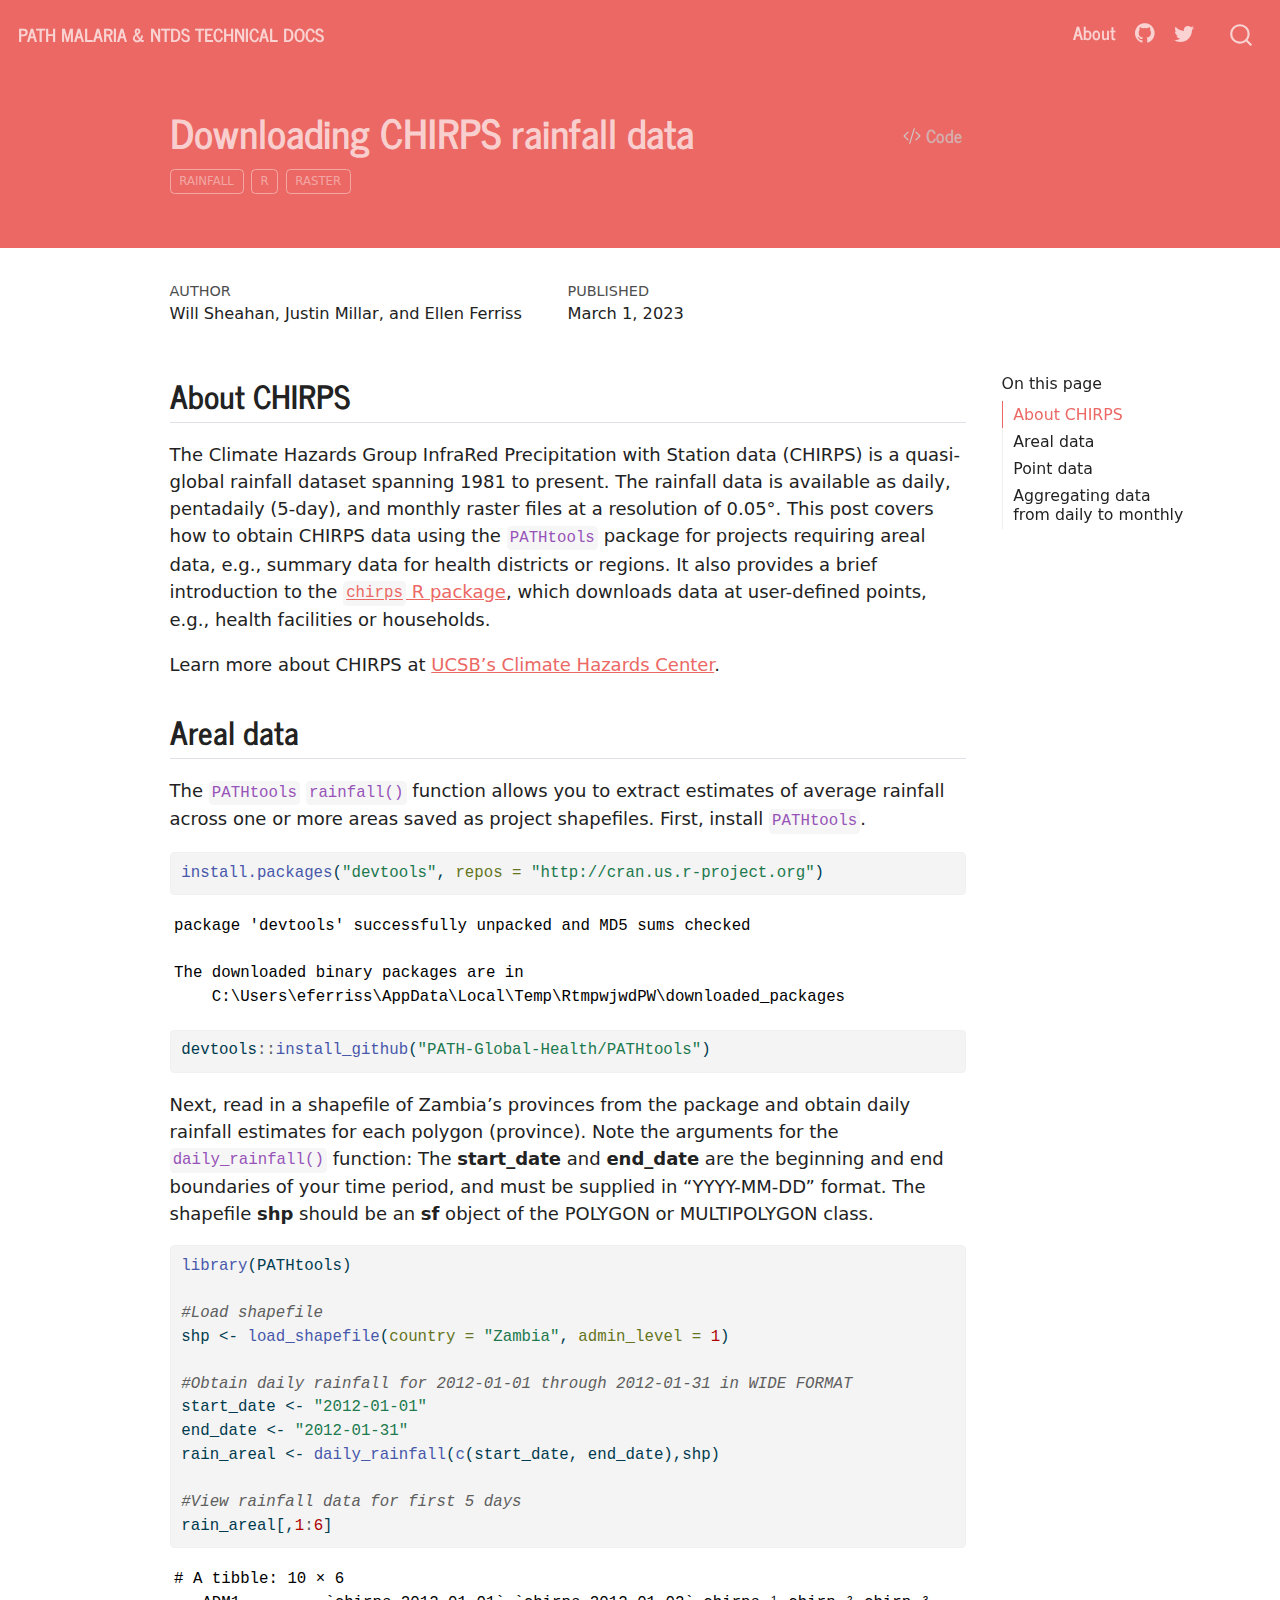
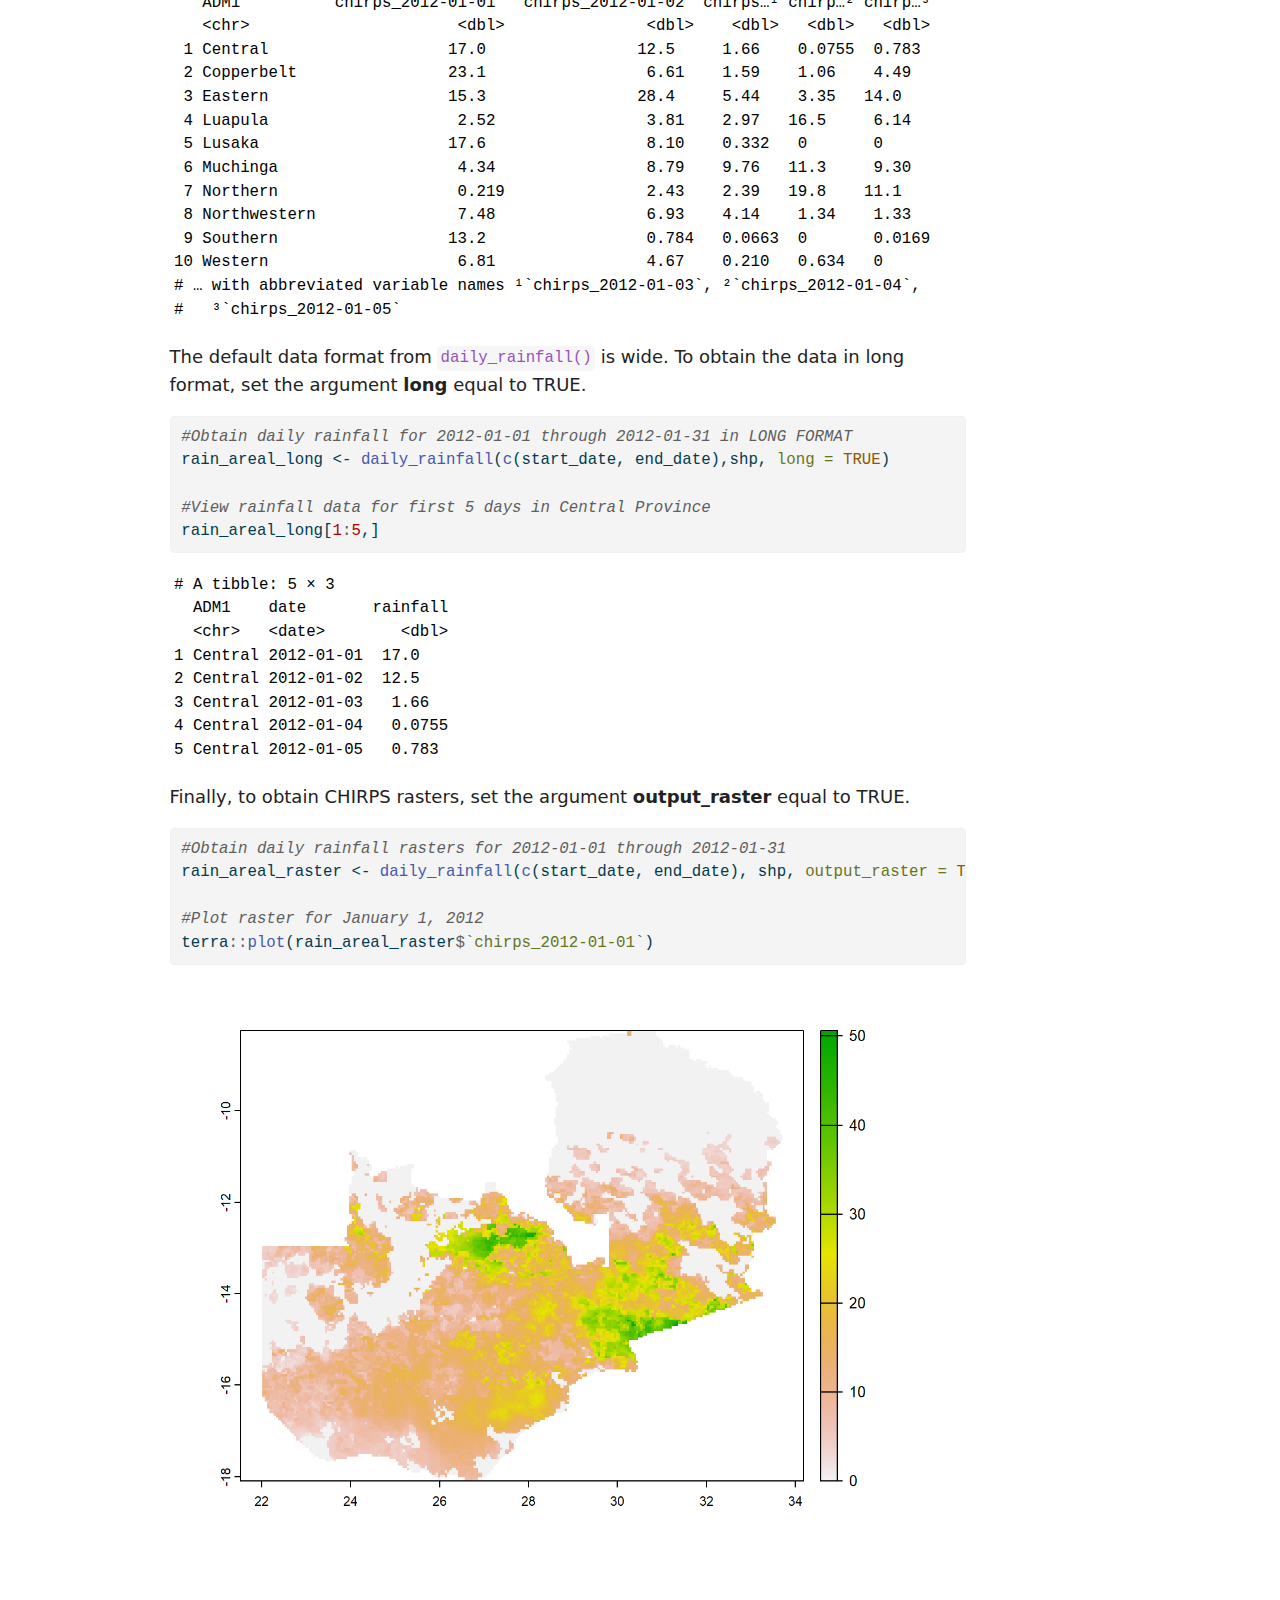
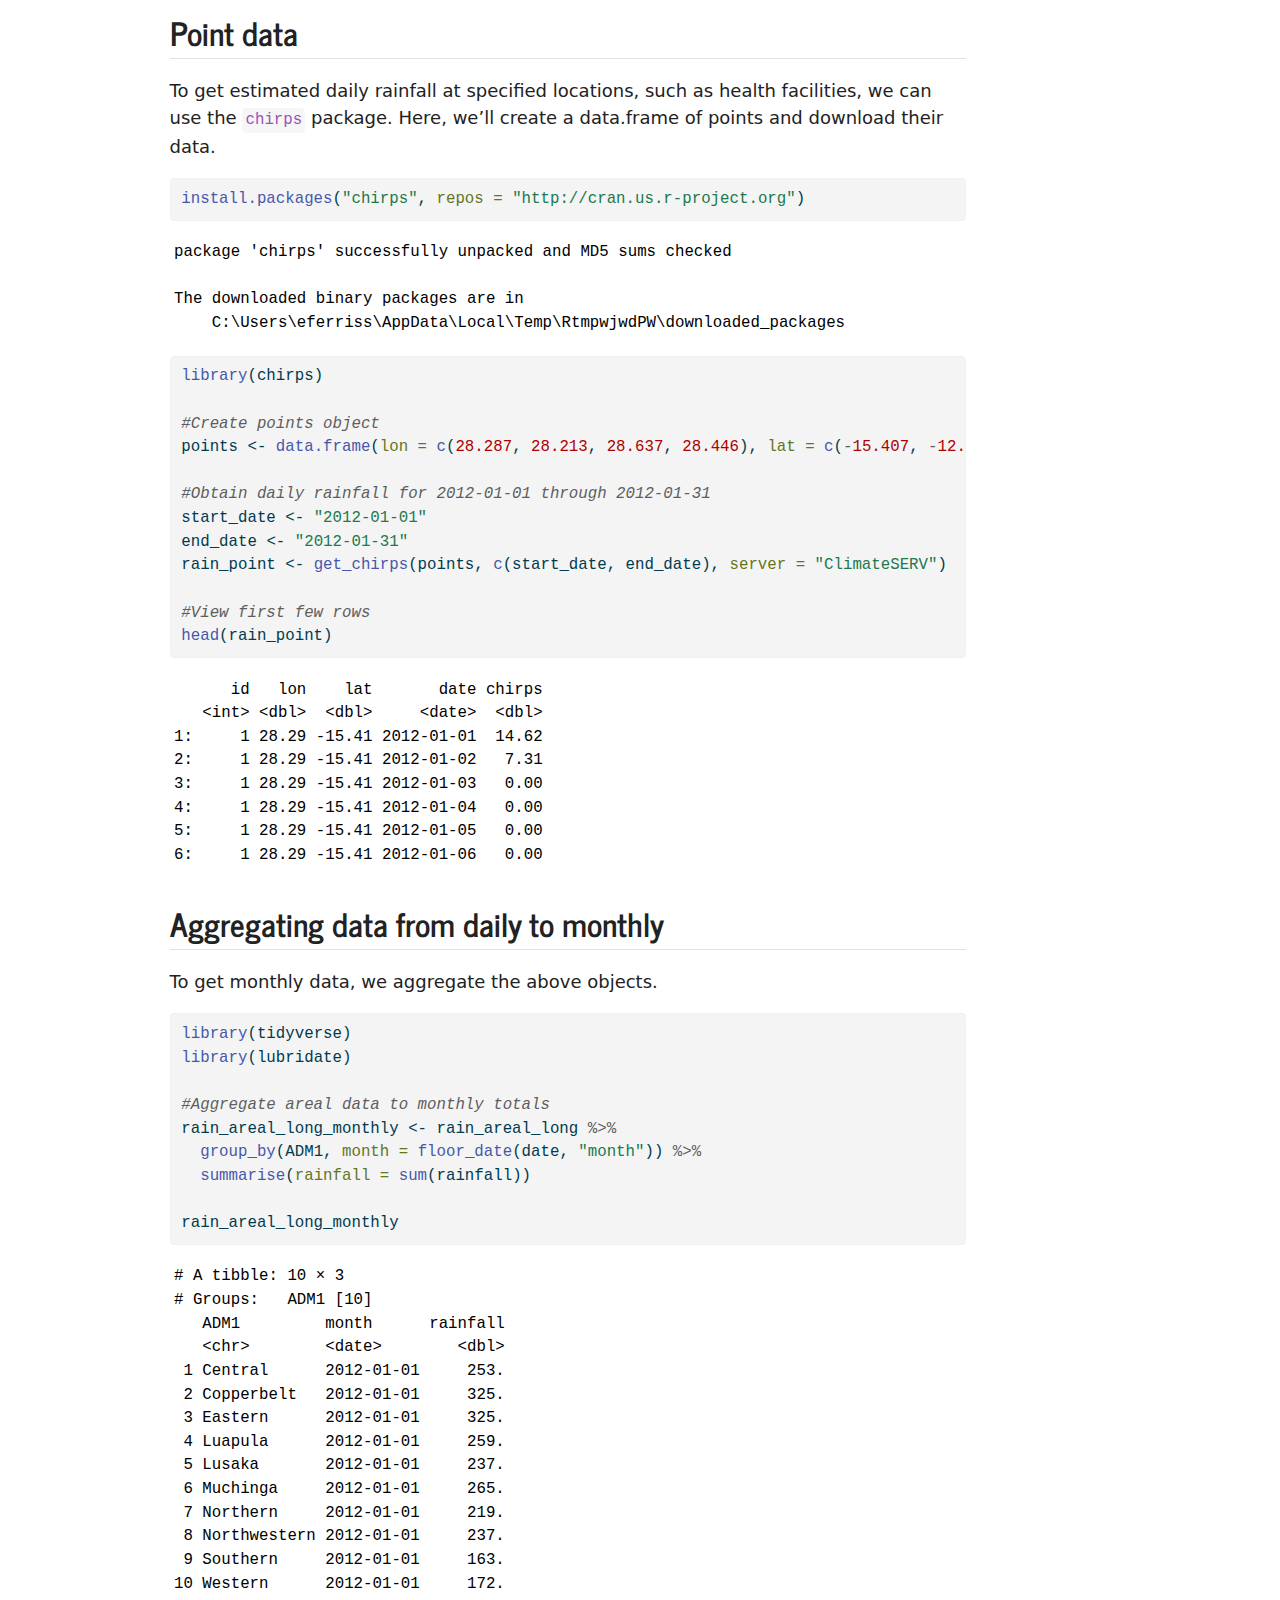
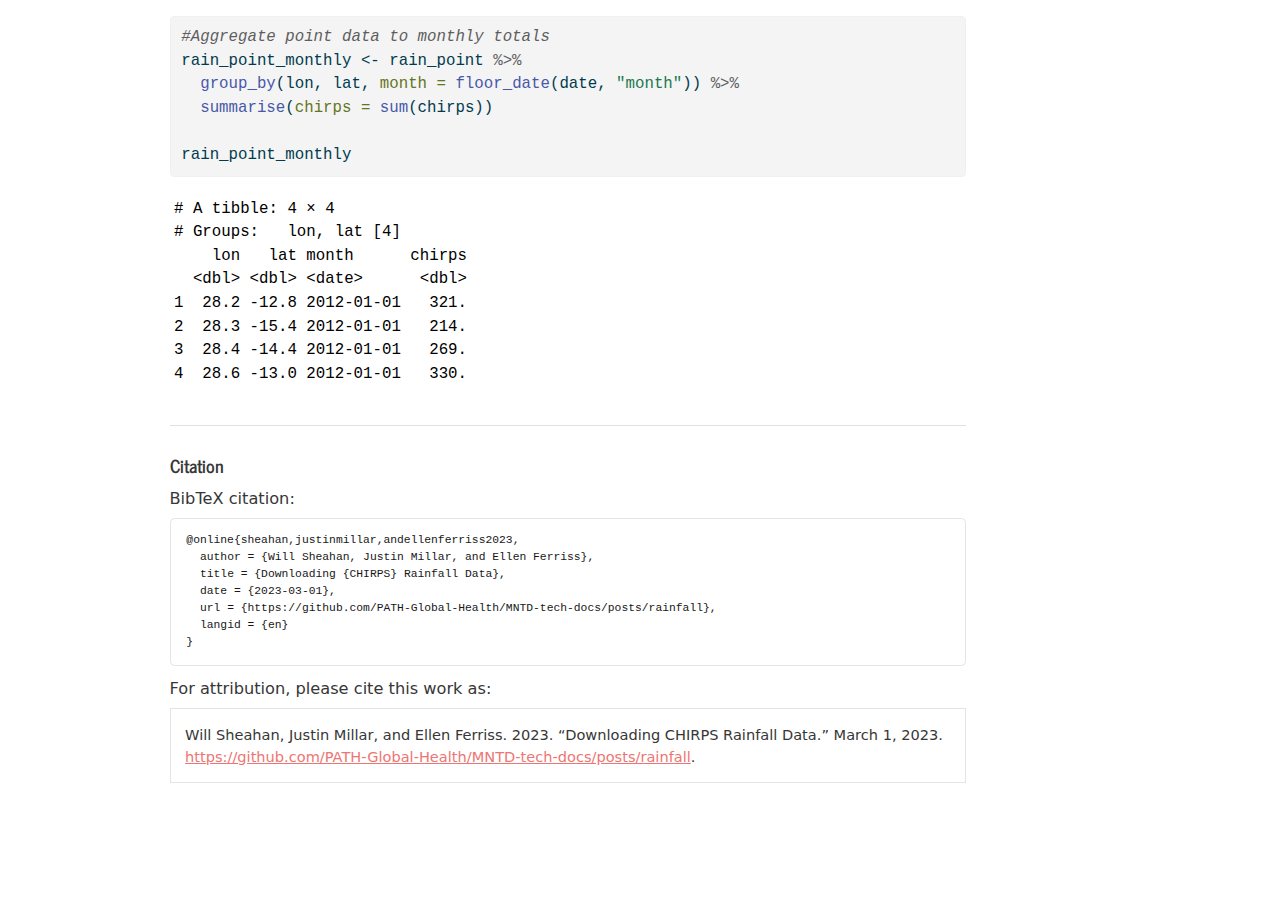
<file: posts/rainfall/index.html>
<!DOCTYPE html>
<html xmlns="http://www.w3.org/1999/xhtml" lang="en" xml:lang="en"><head>

<meta charset="utf-8">
<meta name="generator" content="quarto-1.2.335">

<meta name="viewport" content="width=device-width, initial-scale=1.0, user-scalable=yes">

<meta name="author" content="Will Sheahan, Justin Millar, and Ellen Ferriss">
<meta name="dcterms.date" content="2023-03-01">

<title>PATH Malaria &amp; NTDs Technical Docs - Downloading CHIRPS rainfall data</title>
<style>
code{white-space: pre-wrap;}
span.smallcaps{font-variant: small-caps;}
div.columns{display: flex; gap: min(4vw, 1.5em);}
div.column{flex: auto; overflow-x: auto;}
div.hanging-indent{margin-left: 1.5em; text-indent: -1.5em;}
ul.task-list{list-style: none;}
ul.task-list li input[type="checkbox"] {
  width: 0.8em;
  margin: 0 0.8em 0.2em -1.6em;
  vertical-align: middle;
}
pre > code.sourceCode { white-space: pre; position: relative; }
pre > code.sourceCode > span { display: inline-block; line-height: 1.25; }
pre > code.sourceCode > span:empty { height: 1.2em; }
.sourceCode { overflow: visible; }
code.sourceCode > span { color: inherit; text-decoration: inherit; }
div.sourceCode { margin: 1em 0; }
pre.sourceCode { margin: 0; }
@media screen {
div.sourceCode { overflow: auto; }
}
@media print {
pre > code.sourceCode { white-space: pre-wrap; }
pre > code.sourceCode > span { text-indent: -5em; padding-left: 5em; }
}
pre.numberSource code
  { counter-reset: source-line 0; }
pre.numberSource code > span
  { position: relative; left: -4em; counter-increment: source-line; }
pre.numberSource code > span > a:first-child::before
  { content: counter(source-line);
    position: relative; left: -1em; text-align: right; vertical-align: baseline;
    border: none; display: inline-block;
    -webkit-touch-callout: none; -webkit-user-select: none;
    -khtml-user-select: none; -moz-user-select: none;
    -ms-user-select: none; user-select: none;
    padding: 0 4px; width: 4em;
    color: #aaaaaa;
  }
pre.numberSource { margin-left: 3em; border-left: 1px solid #aaaaaa;  padding-left: 4px; }
div.sourceCode
  {   }
@media screen {
pre > code.sourceCode > span > a:first-child::before { text-decoration: underline; }
}
code span.al { color: #ff0000; font-weight: bold; } /* Alert */
code span.an { color: #60a0b0; font-weight: bold; font-style: italic; } /* Annotation */
code span.at { color: #7d9029; } /* Attribute */
code span.bn { color: #40a070; } /* BaseN */
code span.bu { color: #008000; } /* BuiltIn */
code span.cf { color: #007020; font-weight: bold; } /* ControlFlow */
code span.ch { color: #4070a0; } /* Char */
code span.cn { color: #880000; } /* Constant */
code span.co { color: #60a0b0; font-style: italic; } /* Comment */
code span.cv { color: #60a0b0; font-weight: bold; font-style: italic; } /* CommentVar */
code span.do { color: #ba2121; font-style: italic; } /* Documentation */
code span.dt { color: #902000; } /* DataType */
code span.dv { color: #40a070; } /* DecVal */
code span.er { color: #ff0000; font-weight: bold; } /* Error */
code span.ex { } /* Extension */
code span.fl { color: #40a070; } /* Float */
code span.fu { color: #06287e; } /* Function */
code span.im { color: #008000; font-weight: bold; } /* Import */
code span.in { color: #60a0b0; font-weight: bold; font-style: italic; } /* Information */
code span.kw { color: #007020; font-weight: bold; } /* Keyword */
code span.op { color: #666666; } /* Operator */
code span.ot { color: #007020; } /* Other */
code span.pp { color: #bc7a00; } /* Preprocessor */
code span.sc { color: #4070a0; } /* SpecialChar */
code span.ss { color: #bb6688; } /* SpecialString */
code span.st { color: #4070a0; } /* String */
code span.va { color: #19177c; } /* Variable */
code span.vs { color: #4070a0; } /* VerbatimString */
code span.wa { color: #60a0b0; font-weight: bold; font-style: italic; } /* Warning */
</style>


<script src="../../site_libs/quarto-nav/quarto-nav.js"></script>
<script src="../../site_libs/quarto-nav/headroom.min.js"></script>
<script src="../../site_libs/clipboard/clipboard.min.js"></script>
<script src="../../site_libs/quarto-search/autocomplete.umd.js"></script>
<script src="../../site_libs/quarto-search/fuse.min.js"></script>
<script src="../../site_libs/quarto-search/quarto-search.js"></script>
<meta name="quarto:offset" content="../../">
<script src="../../site_libs/quarto-html/quarto.js"></script>
<script src="../../site_libs/quarto-html/popper.min.js"></script>
<script src="../../site_libs/quarto-html/tippy.umd.min.js"></script>
<script src="../../site_libs/quarto-html/anchor.min.js"></script>
<link href="../../site_libs/quarto-html/tippy.css" rel="stylesheet">
<link href="../../site_libs/quarto-html/quarto-syntax-highlighting.css" rel="stylesheet" id="quarto-text-highlighting-styles">
<script src="../../site_libs/bootstrap/bootstrap.min.js"></script>
<link href="../../site_libs/bootstrap/bootstrap-icons.css" rel="stylesheet">
<link href="../../site_libs/bootstrap/bootstrap.min.css" rel="stylesheet" id="quarto-bootstrap" data-mode="light">
<script src="../../site_libs/quarto-contrib/glightbox/glightbox.min.js"></script>
<link href="../../site_libs/quarto-contrib/glightbox/glightbox.min.css" rel="stylesheet">
<link href="../../site_libs/quarto-contrib/glightbox/lightbox.css" rel="stylesheet">
<script id="quarto-search-options" type="application/json">{
  "location": "navbar",
  "copy-button": false,
  "collapse-after": 3,
  "panel-placement": "end",
  "type": "overlay",
  "limit": 20,
  "language": {
    "search-no-results-text": "No results",
    "search-matching-documents-text": "matching documents",
    "search-copy-link-title": "Copy link to search",
    "search-hide-matches-text": "Hide additional matches",
    "search-more-match-text": "more match in this document",
    "search-more-matches-text": "more matches in this document",
    "search-clear-button-title": "Clear",
    "search-detached-cancel-button-title": "Cancel",
    "search-submit-button-title": "Submit"
  }
}</script>
<script async="" src="https://www.googletagmanager.com/gtag/js?id=G-6DDVRC28MC"></script>

<script type="text/javascript">

window.dataLayer = window.dataLayer || [];
function gtag(){dataLayer.push(arguments);}
gtag('js', new Date());
gtag('config', 'G-6DDVRC28MC', { 'anonymize_ip': true});
</script>


<link rel="stylesheet" href="../../styles.scss">
</head>

<body class="nav-fixed">

<div id="quarto-search-results"></div>
  <header id="quarto-header" class="headroom fixed-top">
    <nav class="navbar navbar-expand-lg navbar-dark ">
      <div class="navbar-container container-fluid">
      <div class="navbar-brand-container">
    <a class="navbar-brand" href="../../index.html">
    <span class="navbar-title">PATH Malaria &amp; NTDs Technical Docs</span>
    </a>
  </div>
          <button class="navbar-toggler" type="button" data-bs-toggle="collapse" data-bs-target="#navbarCollapse" aria-controls="navbarCollapse" aria-expanded="false" aria-label="Toggle navigation" onclick="if (window.quartoToggleHeadroom) { window.quartoToggleHeadroom(); }">
  <span class="navbar-toggler-icon"></span>
</button>
          <div class="collapse navbar-collapse" id="navbarCollapse">
            <ul class="navbar-nav navbar-nav-scroll ms-auto">
  <li class="nav-item">
    <a class="nav-link" href="../../about.html">
 <span class="menu-text">About</span></a>
  </li>  
  <li class="nav-item compact">
    <a class="nav-link" href="https://github.com/PATH-Global-Health/MNTD-tech-docs"><i class="bi bi-github" role="img">
</i> 
 <span class="menu-text"></span></a>
  </li>  
  <li class="nav-item compact">
    <a class="nav-link" href="https://twitter.com/PATHMalaria"><i class="bi bi-twitter" role="img">
</i> 
 <span class="menu-text"></span></a>
  </li>  
</ul>
              <div id="quarto-search" class="" title="Search"></div>
          </div> <!-- /navcollapse -->
      </div> <!-- /container-fluid -->
    </nav>
</header>
<!-- content -->
<header id="title-block-header" class="quarto-title-block default page-columns page-full">
  <div class="quarto-title-banner page-columns page-full">
    <div class="quarto-title column-body">
      <div class="quarto-title-block"><div><h1 class="title">Downloading CHIRPS rainfall data</h1><button type="button" class="btn code-tools-button" id="quarto-code-tools-source"><i class="bi"></i> Code</button></div></div>
                                <div class="quarto-categories">
                <div class="quarto-category">rainfall</div>
                <div class="quarto-category">R</div>
                <div class="quarto-category">raster</div>
              </div>
                  </div>
  </div>
    
  
  <div class="quarto-title-meta">

      <div>
      <div class="quarto-title-meta-heading">Author</div>
      <div class="quarto-title-meta-contents">
               <p>Will Sheahan, Justin Millar, and Ellen Ferriss </p>
            </div>
    </div>
      
      <div>
      <div class="quarto-title-meta-heading">Published</div>
      <div class="quarto-title-meta-contents">
        <p class="date">March 1, 2023</p>
      </div>
    </div>
    
      
    </div>
    
  
  </header><div id="quarto-content" class="quarto-container page-columns page-rows-contents page-layout-article page-navbar">
<!-- sidebar -->
<!-- margin-sidebar -->
    <div id="quarto-margin-sidebar" class="sidebar margin-sidebar">
        <nav id="TOC" role="doc-toc" class="toc-active">
    <h2 id="toc-title">On this page</h2>
   
  <ul>
  <li><a href="#about-chirps" id="toc-about-chirps" class="nav-link active" data-scroll-target="#about-chirps">About CHIRPS</a></li>
  <li><a href="#areal-data" id="toc-areal-data" class="nav-link" data-scroll-target="#areal-data">Areal data</a></li>
  <li><a href="#point-data" id="toc-point-data" class="nav-link" data-scroll-target="#point-data">Point data</a></li>
  <li><a href="#aggregating-data-from-daily-to-monthly" id="toc-aggregating-data-from-daily-to-monthly" class="nav-link" data-scroll-target="#aggregating-data-from-daily-to-monthly">Aggregating data from daily to monthly</a></li>
  </ul>
</nav>
    </div>
<!-- main -->
<main class="content quarto-banner-title-block" id="quarto-document-content">




<section id="about-chirps" class="level2">
<h2 class="anchored" data-anchor-id="about-chirps">About CHIRPS</h2>
<p>The Climate Hazards Group InfraRed Precipitation with Station data (CHIRPS) is a quasi-global rainfall dataset spanning 1981 to present. The rainfall data is available as daily, pentadaily (5-day), and monthly raster files at a resolution of 0.05°. This post covers how to obtain CHIRPS data using the <code>PATHtools</code> package for projects requiring areal data, e.g., summary data for health districts or regions. It also provides a brief introduction to the <a href="https://docs.ropensci.org/chirps/"><code>chirps</code> R package</a>, which downloads data at user-defined points, e.g., health facilities or households.</p>
<p>Learn more about CHIRPS at <a href="https://www.chc.ucsb.edu/data/chirps">UCSB’s Climate Hazards Center</a>.</p>
</section>
<section id="areal-data" class="level2">
<h2 class="anchored" data-anchor-id="areal-data">Areal data</h2>
<p>The <code>PATHtools</code> <code>rainfall()</code> function allows you to extract estimates of average rainfall across one or more areas saved as project shapefiles. First, install <code>PATHtools</code>.</p>
<div class="cell">
<div class="sourceCode cell-code" id="cb1"><pre class="sourceCode r code-with-copy"><code class="sourceCode r"><span id="cb1-1"><a href="#cb1-1" aria-hidden="true" tabindex="-1"></a><span class="fu">install.packages</span>(<span class="st">"devtools"</span>, <span class="at">repos =</span> <span class="st">"http://cran.us.r-project.org"</span>)</span></code><button title="Copy to Clipboard" class="code-copy-button"><i class="bi"></i></button></pre></div>
<div class="cell-output cell-output-stdout">
<pre><code>package 'devtools' successfully unpacked and MD5 sums checked

The downloaded binary packages are in
    C:\Users\eferriss\AppData\Local\Temp\RtmpwjwdPW\downloaded_packages</code></pre>
</div>
<div class="sourceCode cell-code" id="cb3"><pre class="sourceCode r code-with-copy"><code class="sourceCode r"><span id="cb3-1"><a href="#cb3-1" aria-hidden="true" tabindex="-1"></a>devtools<span class="sc">::</span><span class="fu">install_github</span>(<span class="st">"PATH-Global-Health/PATHtools"</span>)</span></code><button title="Copy to Clipboard" class="code-copy-button"><i class="bi"></i></button></pre></div>
</div>
<p>Next, read in a shapefile of Zambia’s provinces from the package and obtain daily rainfall estimates for each polygon (province). Note the arguments for the <code>daily_rainfall()</code> function: The <strong>start_date</strong> and <strong>end_date</strong> are the beginning and end boundaries of your time period, and must be supplied in “YYYY-MM-DD” format. The shapefile <strong>shp</strong> should be an <strong>sf</strong> object of the POLYGON or MULTIPOLYGON class.</p>
<div class="cell">
<div class="sourceCode cell-code" id="cb4"><pre class="sourceCode r code-with-copy"><code class="sourceCode r"><span id="cb4-1"><a href="#cb4-1" aria-hidden="true" tabindex="-1"></a><span class="fu">library</span>(PATHtools)</span>
<span id="cb4-2"><a href="#cb4-2" aria-hidden="true" tabindex="-1"></a></span>
<span id="cb4-3"><a href="#cb4-3" aria-hidden="true" tabindex="-1"></a><span class="co">#Load shapefile</span></span>
<span id="cb4-4"><a href="#cb4-4" aria-hidden="true" tabindex="-1"></a>shp <span class="ot">&lt;-</span> <span class="fu">load_shapefile</span>(<span class="at">country =</span> <span class="st">"Zambia"</span>, <span class="at">admin_level =</span> <span class="dv">1</span>)</span>
<span id="cb4-5"><a href="#cb4-5" aria-hidden="true" tabindex="-1"></a></span>
<span id="cb4-6"><a href="#cb4-6" aria-hidden="true" tabindex="-1"></a><span class="co">#Obtain daily rainfall for 2012-01-01 through 2012-01-31 in WIDE FORMAT</span></span>
<span id="cb4-7"><a href="#cb4-7" aria-hidden="true" tabindex="-1"></a>start_date <span class="ot">&lt;-</span> <span class="st">"2012-01-01"</span></span>
<span id="cb4-8"><a href="#cb4-8" aria-hidden="true" tabindex="-1"></a>end_date <span class="ot">&lt;-</span> <span class="st">"2012-01-31"</span></span>
<span id="cb4-9"><a href="#cb4-9" aria-hidden="true" tabindex="-1"></a>rain_areal <span class="ot">&lt;-</span> <span class="fu">daily_rainfall</span>(<span class="fu">c</span>(start_date, end_date),shp)</span>
<span id="cb4-10"><a href="#cb4-10" aria-hidden="true" tabindex="-1"></a></span>
<span id="cb4-11"><a href="#cb4-11" aria-hidden="true" tabindex="-1"></a><span class="co">#View rainfall data for first 5 days</span></span>
<span id="cb4-12"><a href="#cb4-12" aria-hidden="true" tabindex="-1"></a>rain_areal[,<span class="dv">1</span><span class="sc">:</span><span class="dv">6</span>]</span></code><button title="Copy to Clipboard" class="code-copy-button"><i class="bi"></i></button></pre></div>
<div class="cell-output cell-output-stdout">
<pre><code># A tibble: 10 × 6
   ADM1         `chirps_2012-01-01` `chirps_2012-01-02` chirps…¹ chirp…² chirp…³
   &lt;chr&gt;                      &lt;dbl&gt;               &lt;dbl&gt;    &lt;dbl&gt;   &lt;dbl&gt;   &lt;dbl&gt;
 1 Central                   17.0                12.5     1.66    0.0755  0.783 
 2 Copperbelt                23.1                 6.61    1.59    1.06    4.49  
 3 Eastern                   15.3                28.4     5.44    3.35   14.0   
 4 Luapula                    2.52                3.81    2.97   16.5     6.14  
 5 Lusaka                    17.6                 8.10    0.332   0       0     
 6 Muchinga                   4.34                8.79    9.76   11.3     9.30  
 7 Northern                   0.219               2.43    2.39   19.8    11.1   
 8 Northwestern               7.48                6.93    4.14    1.34    1.33  
 9 Southern                  13.2                 0.784   0.0663  0       0.0169
10 Western                    6.81                4.67    0.210   0.634   0     
# … with abbreviated variable names ¹​`chirps_2012-01-03`, ²​`chirps_2012-01-04`,
#   ³​`chirps_2012-01-05`</code></pre>
</div>
</div>
<p>The default data format from <code>daily_rainfall()</code> is wide. To obtain the data in long format, set the argument <strong>long</strong> equal to TRUE.</p>
<div class="cell">
<div class="sourceCode cell-code" id="cb6"><pre class="sourceCode r code-with-copy"><code class="sourceCode r"><span id="cb6-1"><a href="#cb6-1" aria-hidden="true" tabindex="-1"></a><span class="co">#Obtain daily rainfall for 2012-01-01 through 2012-01-31 in LONG FORMAT</span></span>
<span id="cb6-2"><a href="#cb6-2" aria-hidden="true" tabindex="-1"></a>rain_areal_long <span class="ot">&lt;-</span> <span class="fu">daily_rainfall</span>(<span class="fu">c</span>(start_date, end_date),shp, <span class="at">long =</span> <span class="cn">TRUE</span>)</span>
<span id="cb6-3"><a href="#cb6-3" aria-hidden="true" tabindex="-1"></a></span>
<span id="cb6-4"><a href="#cb6-4" aria-hidden="true" tabindex="-1"></a><span class="co">#View rainfall data for first 5 days in Central Province</span></span>
<span id="cb6-5"><a href="#cb6-5" aria-hidden="true" tabindex="-1"></a>rain_areal_long[<span class="dv">1</span><span class="sc">:</span><span class="dv">5</span>,]</span></code><button title="Copy to Clipboard" class="code-copy-button"><i class="bi"></i></button></pre></div>
<div class="cell-output cell-output-stdout">
<pre><code># A tibble: 5 × 3
  ADM1    date       rainfall
  &lt;chr&gt;   &lt;date&gt;        &lt;dbl&gt;
1 Central 2012-01-01  17.0   
2 Central 2012-01-02  12.5   
3 Central 2012-01-03   1.66  
4 Central 2012-01-04   0.0755
5 Central 2012-01-05   0.783 </code></pre>
</div>
</div>
<p>Finally, to obtain CHIRPS rasters, set the argument <strong>output_raster</strong> equal to TRUE.</p>
<div class="cell">
<div class="sourceCode cell-code" id="cb8"><pre class="sourceCode r code-with-copy"><code class="sourceCode r"><span id="cb8-1"><a href="#cb8-1" aria-hidden="true" tabindex="-1"></a><span class="co">#Obtain daily rainfall rasters for 2012-01-01 through 2012-01-31</span></span>
<span id="cb8-2"><a href="#cb8-2" aria-hidden="true" tabindex="-1"></a>rain_areal_raster <span class="ot">&lt;-</span> <span class="fu">daily_rainfall</span>(<span class="fu">c</span>(start_date, end_date), shp, <span class="at">output_raster =</span> <span class="cn">TRUE</span>)</span>
<span id="cb8-3"><a href="#cb8-3" aria-hidden="true" tabindex="-1"></a></span>
<span id="cb8-4"><a href="#cb8-4" aria-hidden="true" tabindex="-1"></a><span class="co">#Plot raster for January 1, 2012</span></span>
<span id="cb8-5"><a href="#cb8-5" aria-hidden="true" tabindex="-1"></a>terra<span class="sc">::</span><span class="fu">plot</span>(rain_areal_raster<span class="sc">$</span><span class="st">`</span><span class="at">chirps_2012-01-01</span><span class="st">`</span>)</span></code><button title="Copy to Clipboard" class="code-copy-button"><i class="bi"></i></button></pre></div>
<div class="cell-output-display">
<div class="quarto-figure quarto-figure-center">
<figure class="figure">
<p><a href="index_files/figure-html/unnamed-chunk-4-1.png" class="lightbox" width="672" data-gallery="quarto-lightbox-gallery-1"><img src="index_files/figure-html/unnamed-chunk-4-1.png" class="img-fluid figure-img"></a></p>
</figure>
</div>
</div>
</div>
</section>
<section id="point-data" class="level2">
<h2 class="anchored" data-anchor-id="point-data">Point data</h2>
<p>To get estimated daily rainfall at specified locations, such as health facilities, we can use the <code>chirps</code> package. Here, we’ll create a data.frame of points and download their data.</p>
<div class="cell">
<div class="sourceCode cell-code" id="cb9"><pre class="sourceCode r code-with-copy"><code class="sourceCode r"><span id="cb9-1"><a href="#cb9-1" aria-hidden="true" tabindex="-1"></a><span class="fu">install.packages</span>(<span class="st">"chirps"</span>, <span class="at">repos =</span> <span class="st">"http://cran.us.r-project.org"</span>)</span></code><button title="Copy to Clipboard" class="code-copy-button"><i class="bi"></i></button></pre></div>
<div class="cell-output cell-output-stdout">
<pre><code>package 'chirps' successfully unpacked and MD5 sums checked

The downloaded binary packages are in
    C:\Users\eferriss\AppData\Local\Temp\RtmpwjwdPW\downloaded_packages</code></pre>
</div>
<div class="sourceCode cell-code" id="cb11"><pre class="sourceCode r code-with-copy"><code class="sourceCode r"><span id="cb11-1"><a href="#cb11-1" aria-hidden="true" tabindex="-1"></a><span class="fu">library</span>(chirps)</span>
<span id="cb11-2"><a href="#cb11-2" aria-hidden="true" tabindex="-1"></a></span>
<span id="cb11-3"><a href="#cb11-3" aria-hidden="true" tabindex="-1"></a><span class="co">#Create points object</span></span>
<span id="cb11-4"><a href="#cb11-4" aria-hidden="true" tabindex="-1"></a>points <span class="ot">&lt;-</span> <span class="fu">data.frame</span>(<span class="at">lon =</span> <span class="fu">c</span>(<span class="fl">28.287</span>, <span class="fl">28.213</span>, <span class="fl">28.637</span>, <span class="fl">28.446</span>), <span class="at">lat =</span> <span class="fu">c</span>(<span class="sc">-</span><span class="fl">15.407</span>, <span class="sc">-</span><span class="fl">12.802</span>, <span class="sc">-</span><span class="fl">12.959</span>, <span class="sc">-</span><span class="fl">14.447</span>))</span>
<span id="cb11-5"><a href="#cb11-5" aria-hidden="true" tabindex="-1"></a></span>
<span id="cb11-6"><a href="#cb11-6" aria-hidden="true" tabindex="-1"></a><span class="co">#Obtain daily rainfall for 2012-01-01 through 2012-01-31</span></span>
<span id="cb11-7"><a href="#cb11-7" aria-hidden="true" tabindex="-1"></a>start_date <span class="ot">&lt;-</span> <span class="st">"2012-01-01"</span></span>
<span id="cb11-8"><a href="#cb11-8" aria-hidden="true" tabindex="-1"></a>end_date <span class="ot">&lt;-</span> <span class="st">"2012-01-31"</span></span>
<span id="cb11-9"><a href="#cb11-9" aria-hidden="true" tabindex="-1"></a>rain_point <span class="ot">&lt;-</span> <span class="fu">get_chirps</span>(points, <span class="fu">c</span>(start_date, end_date), <span class="at">server =</span> <span class="st">"ClimateSERV"</span>)</span>
<span id="cb11-10"><a href="#cb11-10" aria-hidden="true" tabindex="-1"></a></span>
<span id="cb11-11"><a href="#cb11-11" aria-hidden="true" tabindex="-1"></a><span class="co">#View first few rows</span></span>
<span id="cb11-12"><a href="#cb11-12" aria-hidden="true" tabindex="-1"></a><span class="fu">head</span>(rain_point)</span></code><button title="Copy to Clipboard" class="code-copy-button"><i class="bi"></i></button></pre></div>
<div class="cell-output cell-output-stdout">
<pre><code>      id   lon    lat       date chirps
   &lt;int&gt; &lt;dbl&gt;  &lt;dbl&gt;     &lt;date&gt;  &lt;dbl&gt;
1:     1 28.29 -15.41 2012-01-01  14.62
2:     1 28.29 -15.41 2012-01-02   7.31
3:     1 28.29 -15.41 2012-01-03   0.00
4:     1 28.29 -15.41 2012-01-04   0.00
5:     1 28.29 -15.41 2012-01-05   0.00
6:     1 28.29 -15.41 2012-01-06   0.00</code></pre>
</div>
</div>
</section>
<section id="aggregating-data-from-daily-to-monthly" class="level2">
<h2 class="anchored" data-anchor-id="aggregating-data-from-daily-to-monthly">Aggregating data from daily to monthly</h2>
<p>To get monthly data, we aggregate the above objects.</p>
<div class="cell">
<div class="sourceCode cell-code" id="cb13"><pre class="sourceCode r code-with-copy"><code class="sourceCode r"><span id="cb13-1"><a href="#cb13-1" aria-hidden="true" tabindex="-1"></a><span class="fu">library</span>(tidyverse)</span>
<span id="cb13-2"><a href="#cb13-2" aria-hidden="true" tabindex="-1"></a><span class="fu">library</span>(lubridate)</span>
<span id="cb13-3"><a href="#cb13-3" aria-hidden="true" tabindex="-1"></a></span>
<span id="cb13-4"><a href="#cb13-4" aria-hidden="true" tabindex="-1"></a><span class="co">#Aggregate areal data to monthly totals</span></span>
<span id="cb13-5"><a href="#cb13-5" aria-hidden="true" tabindex="-1"></a>rain_areal_long_monthly <span class="ot">&lt;-</span> rain_areal_long <span class="sc">%&gt;%</span></span>
<span id="cb13-6"><a href="#cb13-6" aria-hidden="true" tabindex="-1"></a>  <span class="fu">group_by</span>(ADM1, <span class="at">month =</span> <span class="fu">floor_date</span>(date, <span class="st">"month"</span>)) <span class="sc">%&gt;%</span></span>
<span id="cb13-7"><a href="#cb13-7" aria-hidden="true" tabindex="-1"></a>  <span class="fu">summarise</span>(<span class="at">rainfall =</span> <span class="fu">sum</span>(rainfall))</span>
<span id="cb13-8"><a href="#cb13-8" aria-hidden="true" tabindex="-1"></a></span>
<span id="cb13-9"><a href="#cb13-9" aria-hidden="true" tabindex="-1"></a>rain_areal_long_monthly</span></code><button title="Copy to Clipboard" class="code-copy-button"><i class="bi"></i></button></pre></div>
<div class="cell-output cell-output-stdout">
<pre><code># A tibble: 10 × 3
# Groups:   ADM1 [10]
   ADM1         month      rainfall
   &lt;chr&gt;        &lt;date&gt;        &lt;dbl&gt;
 1 Central      2012-01-01     253.
 2 Copperbelt   2012-01-01     325.
 3 Eastern      2012-01-01     325.
 4 Luapula      2012-01-01     259.
 5 Lusaka       2012-01-01     237.
 6 Muchinga     2012-01-01     265.
 7 Northern     2012-01-01     219.
 8 Northwestern 2012-01-01     237.
 9 Southern     2012-01-01     163.
10 Western      2012-01-01     172.</code></pre>
</div>
<div class="sourceCode cell-code" id="cb15"><pre class="sourceCode r code-with-copy"><code class="sourceCode r"><span id="cb15-1"><a href="#cb15-1" aria-hidden="true" tabindex="-1"></a><span class="co">#Aggregate point data to monthly totals</span></span>
<span id="cb15-2"><a href="#cb15-2" aria-hidden="true" tabindex="-1"></a>rain_point_monthly <span class="ot">&lt;-</span> rain_point <span class="sc">%&gt;%</span></span>
<span id="cb15-3"><a href="#cb15-3" aria-hidden="true" tabindex="-1"></a>  <span class="fu">group_by</span>(lon, lat, <span class="at">month =</span> <span class="fu">floor_date</span>(date, <span class="st">"month"</span>)) <span class="sc">%&gt;%</span></span>
<span id="cb15-4"><a href="#cb15-4" aria-hidden="true" tabindex="-1"></a>  <span class="fu">summarise</span>(<span class="at">chirps =</span> <span class="fu">sum</span>(chirps))</span>
<span id="cb15-5"><a href="#cb15-5" aria-hidden="true" tabindex="-1"></a></span>
<span id="cb15-6"><a href="#cb15-6" aria-hidden="true" tabindex="-1"></a>rain_point_monthly</span></code><button title="Copy to Clipboard" class="code-copy-button"><i class="bi"></i></button></pre></div>
<div class="cell-output cell-output-stdout">
<pre><code># A tibble: 4 × 4
# Groups:   lon, lat [4]
    lon   lat month      chirps
  &lt;dbl&gt; &lt;dbl&gt; &lt;date&gt;      &lt;dbl&gt;
1  28.2 -12.8 2012-01-01   321.
2  28.3 -15.4 2012-01-01   214.
3  28.4 -14.4 2012-01-01   269.
4  28.6 -13.0 2012-01-01   330.</code></pre>
</div>
</div>


<!-- -->

</section>

<div id="quarto-appendix" class="default"><section class="quarto-appendix-contents"><h2 class="anchored quarto-appendix-heading">Citation</h2><div><div class="quarto-appendix-secondary-label">BibTeX citation:</div><pre class="sourceCode code-with-copy quarto-appendix-bibtex"><code class="sourceCode bibtex">@online{sheahan,justinmillar,andellenferriss2023,
  author = {Will Sheahan, Justin Millar, and Ellen Ferriss},
  title = {Downloading {CHIRPS} Rainfall Data},
  date = {2023-03-01},
  url = {https://github.com/PATH-Global-Health/MNTD-tech-docs/posts/rainfall},
  langid = {en}
}
</code><button title="Copy to Clipboard" class="code-copy-button"><i class="bi"></i></button></pre><div class="quarto-appendix-secondary-label">For attribution, please cite this work as:</div><div id="ref-sheahan,justinmillar,andellenferriss2023" class="csl-entry quarto-appendix-citeas" role="doc-biblioentry">
Will Sheahan, Justin Millar, and Ellen Ferriss. 2023. <span>“Downloading
CHIRPS Rainfall Data.”</span> March 1, 2023. <a href="https://github.com/PATH-Global-Health/MNTD-tech-docs/posts/rainfall">https://github.com/PATH-Global-Health/MNTD-tech-docs/posts/rainfall</a>.
</div></div></section></div></main> <!-- /main -->
<script id="quarto-html-after-body" type="application/javascript">
window.document.addEventListener("DOMContentLoaded", function (event) {
  const toggleBodyColorMode = (bsSheetEl) => {
    const mode = bsSheetEl.getAttribute("data-mode");
    const bodyEl = window.document.querySelector("body");
    if (mode === "dark") {
      bodyEl.classList.add("quarto-dark");
      bodyEl.classList.remove("quarto-light");
    } else {
      bodyEl.classList.add("quarto-light");
      bodyEl.classList.remove("quarto-dark");
    }
  }
  const toggleBodyColorPrimary = () => {
    const bsSheetEl = window.document.querySelector("link#quarto-bootstrap");
    if (bsSheetEl) {
      toggleBodyColorMode(bsSheetEl);
    }
  }
  toggleBodyColorPrimary();  
  const icon = "";
  const anchorJS = new window.AnchorJS();
  anchorJS.options = {
    placement: 'right',
    icon: icon
  };
  anchorJS.add('.anchored');
  const clipboard = new window.ClipboardJS('.code-copy-button', {
    target: function(trigger) {
      return trigger.previousElementSibling;
    }
  });
  clipboard.on('success', function(e) {
    // button target
    const button = e.trigger;
    // don't keep focus
    button.blur();
    // flash "checked"
    button.classList.add('code-copy-button-checked');
    var currentTitle = button.getAttribute("title");
    button.setAttribute("title", "Copied!");
    let tooltip;
    if (window.bootstrap) {
      button.setAttribute("data-bs-toggle", "tooltip");
      button.setAttribute("data-bs-placement", "left");
      button.setAttribute("data-bs-title", "Copied!");
      tooltip = new bootstrap.Tooltip(button, 
        { trigger: "manual", 
          customClass: "code-copy-button-tooltip",
          offset: [0, -8]});
      tooltip.show();    
    }
    setTimeout(function() {
      if (tooltip) {
        tooltip.hide();
        button.removeAttribute("data-bs-title");
        button.removeAttribute("data-bs-toggle");
        button.removeAttribute("data-bs-placement");
      }
      button.setAttribute("title", currentTitle);
      button.classList.remove('code-copy-button-checked');
    }, 1000);
    // clear code selection
    e.clearSelection();
  });
  const viewSource = window.document.getElementById('quarto-view-source') ||
                     window.document.getElementById('quarto-code-tools-source');
  if (viewSource) {
    const sourceUrl = viewSource.getAttribute("data-quarto-source-url");
    viewSource.addEventListener("click", function(e) {
      if (sourceUrl) {
        // rstudio viewer pane
        if (/\bcapabilities=\b/.test(window.location)) {
          window.open(sourceUrl);
        } else {
          window.location.href = sourceUrl;
        }
      } else {
        const modal = new bootstrap.Modal(document.getElementById('quarto-embedded-source-code-modal'));
        modal.show();
      }
      return false;
    });
  }
  function toggleCodeHandler(show) {
    return function(e) {
      const detailsSrc = window.document.querySelectorAll(".cell > details > .sourceCode");
      for (let i=0; i<detailsSrc.length; i++) {
        const details = detailsSrc[i].parentElement;
        if (show) {
          details.open = true;
        } else {
          details.removeAttribute("open");
        }
      }
      const cellCodeDivs = window.document.querySelectorAll(".cell > .sourceCode");
      const fromCls = show ? "hidden" : "unhidden";
      const toCls = show ? "unhidden" : "hidden";
      for (let i=0; i<cellCodeDivs.length; i++) {
        const codeDiv = cellCodeDivs[i];
        if (codeDiv.classList.contains(fromCls)) {
          codeDiv.classList.remove(fromCls);
          codeDiv.classList.add(toCls);
        } 
      }
      return false;
    }
  }
  const hideAllCode = window.document.getElementById("quarto-hide-all-code");
  if (hideAllCode) {
    hideAllCode.addEventListener("click", toggleCodeHandler(false));
  }
  const showAllCode = window.document.getElementById("quarto-show-all-code");
  if (showAllCode) {
    showAllCode.addEventListener("click", toggleCodeHandler(true));
  }
  function tippyHover(el, contentFn) {
    const config = {
      allowHTML: true,
      content: contentFn,
      maxWidth: 500,
      delay: 100,
      arrow: false,
      appendTo: function(el) {
          return el.parentElement;
      },
      interactive: true,
      interactiveBorder: 10,
      theme: 'quarto',
      placement: 'bottom-start'
    };
    window.tippy(el, config); 
  }
  const noterefs = window.document.querySelectorAll('a[role="doc-noteref"]');
  for (var i=0; i<noterefs.length; i++) {
    const ref = noterefs[i];
    tippyHover(ref, function() {
      // use id or data attribute instead here
      let href = ref.getAttribute('data-footnote-href') || ref.getAttribute('href');
      try { href = new URL(href).hash; } catch {}
      const id = href.replace(/^#\/?/, "");
      const note = window.document.getElementById(id);
      return note.innerHTML;
    });
  }
  const findCites = (el) => {
    const parentEl = el.parentElement;
    if (parentEl) {
      const cites = parentEl.dataset.cites;
      if (cites) {
        return {
          el,
          cites: cites.split(' ')
        };
      } else {
        return findCites(el.parentElement)
      }
    } else {
      return undefined;
    }
  };
  var bibliorefs = window.document.querySelectorAll('a[role="doc-biblioref"]');
  for (var i=0; i<bibliorefs.length; i++) {
    const ref = bibliorefs[i];
    const citeInfo = findCites(ref);
    if (citeInfo) {
      tippyHover(citeInfo.el, function() {
        var popup = window.document.createElement('div');
        citeInfo.cites.forEach(function(cite) {
          var citeDiv = window.document.createElement('div');
          citeDiv.classList.add('hanging-indent');
          citeDiv.classList.add('csl-entry');
          var biblioDiv = window.document.getElementById('ref-' + cite);
          if (biblioDiv) {
            citeDiv.innerHTML = biblioDiv.innerHTML;
          }
          popup.appendChild(citeDiv);
        });
        return popup.innerHTML;
      });
    }
  }
});
</script>
<script src="https://utteranc.es/client.js" repo="PATH-Global-Health/MNTD-tech-docs" issue-term="pathname" theme="github-light" crossorigin="anonymous" async="">
</script><div class="modal fade" id="quarto-embedded-source-code-modal" tabindex="-1" aria-labelledby="quarto-embedded-source-code-modal-label" aria-hidden="true"><div class="modal-dialog modal-dialog-scrollable"><div class="modal-content"><div class="modal-header"><h5 class="modal-title" id="quarto-embedded-source-code-modal-label">Source Code</h5><button class="btn-close" data-bs-dismiss="modal"></button></div><div class="modal-body"><div class="">
<div class="sourceCode" id="cb17" data-shortcodes="false"><pre class="sourceCode markdown code-with-copy"><code class="sourceCode markdown"><span id="cb17-1"><a href="#cb17-1" aria-hidden="true" tabindex="-1"></a><span class="co">---</span></span>
<span id="cb17-2"><a href="#cb17-2" aria-hidden="true" tabindex="-1"></a><span class="an">title:</span><span class="co"> "Downloading CHIRPS rainfall data"</span></span>
<span id="cb17-3"><a href="#cb17-3" aria-hidden="true" tabindex="-1"></a><span class="an">author:</span><span class="co"> "Will Sheahan, Justin Millar, and Ellen Ferriss"</span></span>
<span id="cb17-4"><a href="#cb17-4" aria-hidden="true" tabindex="-1"></a><span class="an">date:</span><span class="co"> "3/1/2023"</span></span>
<span id="cb17-5"><a href="#cb17-5" aria-hidden="true" tabindex="-1"></a><span class="an">categories:</span><span class="co"> [rainfall, R, raster]</span></span>
<span id="cb17-6"><a href="#cb17-6" aria-hidden="true" tabindex="-1"></a><span class="an">image:</span><span class="co"> "thumbnail.jpg"</span></span>
<span id="cb17-7"><a href="#cb17-7" aria-hidden="true" tabindex="-1"></a><span class="an">toc:</span><span class="co"> true</span></span>
<span id="cb17-8"><a href="#cb17-8" aria-hidden="true" tabindex="-1"></a><span class="an">format:</span></span>
<span id="cb17-9"><a href="#cb17-9" aria-hidden="true" tabindex="-1"></a><span class="co">  html:</span></span>
<span id="cb17-10"><a href="#cb17-10" aria-hidden="true" tabindex="-1"></a><span class="co">    code-fold: false</span></span>
<span id="cb17-11"><a href="#cb17-11" aria-hidden="true" tabindex="-1"></a><span class="co">    code-tools: true</span></span>
<span id="cb17-12"><a href="#cb17-12" aria-hidden="true" tabindex="-1"></a><span class="an">execute:</span></span>
<span id="cb17-13"><a href="#cb17-13" aria-hidden="true" tabindex="-1"></a><span class="co">  warning: false</span></span>
<span id="cb17-14"><a href="#cb17-14" aria-hidden="true" tabindex="-1"></a><span class="co">  message: false</span></span>
<span id="cb17-15"><a href="#cb17-15" aria-hidden="true" tabindex="-1"></a><span class="co">---</span></span>
<span id="cb17-16"><a href="#cb17-16" aria-hidden="true" tabindex="-1"></a></span>
<span id="cb17-17"><a href="#cb17-17" aria-hidden="true" tabindex="-1"></a><span class="fu">## About CHIRPS</span></span>
<span id="cb17-18"><a href="#cb17-18" aria-hidden="true" tabindex="-1"></a></span>
<span id="cb17-19"><a href="#cb17-19" aria-hidden="true" tabindex="-1"></a>The Climate Hazards Group InfraRed Precipitation with Station data (CHIRPS) is a quasi-global rainfall dataset spanning 1981 to present. The rainfall data is available as daily, pentadaily (5-day), and monthly raster files at a resolution of 0.05°. This post covers how to obtain CHIRPS data using the <span class="in">`PATHtools`</span> package for projects requiring areal data, e.g., summary data for health districts or regions. It also provides a brief introduction to the <span class="co">[</span><span class="ot">`chirps` R package</span><span class="co">](https://docs.ropensci.org/chirps/)</span>, which downloads data at user-defined points, e.g., health facilities or households.</span>
<span id="cb17-20"><a href="#cb17-20" aria-hidden="true" tabindex="-1"></a></span>
<span id="cb17-21"><a href="#cb17-21" aria-hidden="true" tabindex="-1"></a>Learn more about CHIRPS at <span class="co">[</span><span class="ot">UCSB's Climate Hazards Center</span><span class="co">](https://www.chc.ucsb.edu/data/chirps)</span>.</span>
<span id="cb17-22"><a href="#cb17-22" aria-hidden="true" tabindex="-1"></a></span>
<span id="cb17-23"><a href="#cb17-23" aria-hidden="true" tabindex="-1"></a><span class="fu">## Areal data</span></span>
<span id="cb17-24"><a href="#cb17-24" aria-hidden="true" tabindex="-1"></a></span>
<span id="cb17-25"><a href="#cb17-25" aria-hidden="true" tabindex="-1"></a>The <span class="in">`PATHtools`</span> <span class="in">`rainfall()`</span> function allows you to extract estimates of average rainfall across one or more areas saved as project shapefiles. First, install <span class="in">`PATHtools`</span>.</span>
<span id="cb17-26"><a href="#cb17-26" aria-hidden="true" tabindex="-1"></a></span>
<span id="cb17-27"><a href="#cb17-27" aria-hidden="true" tabindex="-1"></a><span class="in">```{r message=FALSE}</span></span>
<span id="cb17-28"><a href="#cb17-28" aria-hidden="true" tabindex="-1"></a><span class="fu">install.packages</span>(<span class="st">"devtools"</span>, <span class="at">repos =</span> <span class="st">"http://cran.us.r-project.org"</span>)</span>
<span id="cb17-29"><a href="#cb17-29" aria-hidden="true" tabindex="-1"></a>devtools<span class="sc">::</span><span class="fu">install_github</span>(<span class="st">"PATH-Global-Health/PATHtools"</span>)</span>
<span id="cb17-30"><a href="#cb17-30" aria-hidden="true" tabindex="-1"></a><span class="in">```</span></span>
<span id="cb17-31"><a href="#cb17-31" aria-hidden="true" tabindex="-1"></a></span>
<span id="cb17-32"><a href="#cb17-32" aria-hidden="true" tabindex="-1"></a>Next, read in a shapefile of Zambia's provinces from the package and obtain daily rainfall estimates for each polygon (province). Note the arguments for the <span class="in">`daily_rainfall()`</span> function: The **start_date** and **end_date** are the beginning and end boundaries of your time period, and must be supplied in "YYYY-MM-DD" format. The shapefile **shp** should be an **sf** object of the POLYGON or MULTIPOLYGON class.</span>
<span id="cb17-33"><a href="#cb17-33" aria-hidden="true" tabindex="-1"></a></span>
<span id="cb17-36"><a href="#cb17-36" aria-hidden="true" tabindex="-1"></a><span class="in">```{r}</span></span>
<span id="cb17-37"><a href="#cb17-37" aria-hidden="true" tabindex="-1"></a><span class="fu">library</span>(PATHtools)</span>
<span id="cb17-38"><a href="#cb17-38" aria-hidden="true" tabindex="-1"></a></span>
<span id="cb17-39"><a href="#cb17-39" aria-hidden="true" tabindex="-1"></a><span class="co">#Load shapefile</span></span>
<span id="cb17-40"><a href="#cb17-40" aria-hidden="true" tabindex="-1"></a>shp <span class="ot">&lt;-</span> <span class="fu">load_shapefile</span>(<span class="at">country =</span> <span class="st">"Zambia"</span>, <span class="at">admin_level =</span> <span class="dv">1</span>)</span>
<span id="cb17-41"><a href="#cb17-41" aria-hidden="true" tabindex="-1"></a></span>
<span id="cb17-42"><a href="#cb17-42" aria-hidden="true" tabindex="-1"></a><span class="co">#Obtain daily rainfall for 2012-01-01 through 2012-01-31 in WIDE FORMAT</span></span>
<span id="cb17-43"><a href="#cb17-43" aria-hidden="true" tabindex="-1"></a>start_date <span class="ot">&lt;-</span> <span class="st">"2012-01-01"</span></span>
<span id="cb17-44"><a href="#cb17-44" aria-hidden="true" tabindex="-1"></a>end_date <span class="ot">&lt;-</span> <span class="st">"2012-01-31"</span></span>
<span id="cb17-45"><a href="#cb17-45" aria-hidden="true" tabindex="-1"></a>rain_areal <span class="ot">&lt;-</span> <span class="fu">daily_rainfall</span>(<span class="fu">c</span>(start_date, end_date),shp)</span>
<span id="cb17-46"><a href="#cb17-46" aria-hidden="true" tabindex="-1"></a></span>
<span id="cb17-47"><a href="#cb17-47" aria-hidden="true" tabindex="-1"></a><span class="co">#View rainfall data for first 5 days</span></span>
<span id="cb17-48"><a href="#cb17-48" aria-hidden="true" tabindex="-1"></a>rain_areal[,<span class="dv">1</span><span class="sc">:</span><span class="dv">6</span>]</span>
<span id="cb17-49"><a href="#cb17-49" aria-hidden="true" tabindex="-1"></a><span class="in">```</span></span>
<span id="cb17-50"><a href="#cb17-50" aria-hidden="true" tabindex="-1"></a></span>
<span id="cb17-51"><a href="#cb17-51" aria-hidden="true" tabindex="-1"></a>The default data format from <span class="in">`daily_rainfall()`</span> is wide. To obtain the data in long format, set the argument **long** equal to TRUE.</span>
<span id="cb17-52"><a href="#cb17-52" aria-hidden="true" tabindex="-1"></a></span>
<span id="cb17-55"><a href="#cb17-55" aria-hidden="true" tabindex="-1"></a><span class="in">```{r}</span></span>
<span id="cb17-56"><a href="#cb17-56" aria-hidden="true" tabindex="-1"></a><span class="co">#Obtain daily rainfall for 2012-01-01 through 2012-01-31 in LONG FORMAT</span></span>
<span id="cb17-57"><a href="#cb17-57" aria-hidden="true" tabindex="-1"></a>rain_areal_long <span class="ot">&lt;-</span> <span class="fu">daily_rainfall</span>(<span class="fu">c</span>(start_date, end_date),shp, <span class="at">long =</span> <span class="cn">TRUE</span>)</span>
<span id="cb17-58"><a href="#cb17-58" aria-hidden="true" tabindex="-1"></a></span>
<span id="cb17-59"><a href="#cb17-59" aria-hidden="true" tabindex="-1"></a><span class="co">#View rainfall data for first 5 days in Central Province</span></span>
<span id="cb17-60"><a href="#cb17-60" aria-hidden="true" tabindex="-1"></a>rain_areal_long[<span class="dv">1</span><span class="sc">:</span><span class="dv">5</span>,]</span>
<span id="cb17-61"><a href="#cb17-61" aria-hidden="true" tabindex="-1"></a><span class="in">```</span></span>
<span id="cb17-62"><a href="#cb17-62" aria-hidden="true" tabindex="-1"></a></span>
<span id="cb17-63"><a href="#cb17-63" aria-hidden="true" tabindex="-1"></a>Finally, to obtain CHIRPS rasters, set the argument **output_raster** equal to TRUE.</span>
<span id="cb17-64"><a href="#cb17-64" aria-hidden="true" tabindex="-1"></a></span>
<span id="cb17-67"><a href="#cb17-67" aria-hidden="true" tabindex="-1"></a><span class="in">```{r}</span></span>
<span id="cb17-68"><a href="#cb17-68" aria-hidden="true" tabindex="-1"></a><span class="co">#Obtain daily rainfall rasters for 2012-01-01 through 2012-01-31</span></span>
<span id="cb17-69"><a href="#cb17-69" aria-hidden="true" tabindex="-1"></a>rain_areal_raster <span class="ot">&lt;-</span> <span class="fu">daily_rainfall</span>(<span class="fu">c</span>(start_date, end_date), shp, <span class="at">output_raster =</span> <span class="cn">TRUE</span>)</span>
<span id="cb17-70"><a href="#cb17-70" aria-hidden="true" tabindex="-1"></a></span>
<span id="cb17-71"><a href="#cb17-71" aria-hidden="true" tabindex="-1"></a><span class="co">#Plot raster for January 1, 2012</span></span>
<span id="cb17-72"><a href="#cb17-72" aria-hidden="true" tabindex="-1"></a>terra<span class="sc">::</span><span class="fu">plot</span>(rain_areal_raster<span class="sc">$</span><span class="st">`</span><span class="at">chirps_2012-01-01</span><span class="st">`</span>)</span>
<span id="cb17-73"><a href="#cb17-73" aria-hidden="true" tabindex="-1"></a><span class="in">```</span></span>
<span id="cb17-74"><a href="#cb17-74" aria-hidden="true" tabindex="-1"></a></span>
<span id="cb17-75"><a href="#cb17-75" aria-hidden="true" tabindex="-1"></a><span class="fu">## Point data</span></span>
<span id="cb17-76"><a href="#cb17-76" aria-hidden="true" tabindex="-1"></a></span>
<span id="cb17-77"><a href="#cb17-77" aria-hidden="true" tabindex="-1"></a>To get estimated daily rainfall at specified locations, such as health facilities, we can use the <span class="in">`chirps`</span> package. Here, we'll create a data.frame of points and download their data.</span>
<span id="cb17-78"><a href="#cb17-78" aria-hidden="true" tabindex="-1"></a></span>
<span id="cb17-79"><a href="#cb17-79" aria-hidden="true" tabindex="-1"></a><span class="in">```{r message=FALSE}</span></span>
<span id="cb17-80"><a href="#cb17-80" aria-hidden="true" tabindex="-1"></a><span class="fu">install.packages</span>(<span class="st">"chirps"</span>, <span class="at">repos =</span> <span class="st">"http://cran.us.r-project.org"</span>)</span>
<span id="cb17-81"><a href="#cb17-81" aria-hidden="true" tabindex="-1"></a><span class="fu">library</span>(chirps)</span>
<span id="cb17-82"><a href="#cb17-82" aria-hidden="true" tabindex="-1"></a></span>
<span id="cb17-83"><a href="#cb17-83" aria-hidden="true" tabindex="-1"></a><span class="co">#Create points object</span></span>
<span id="cb17-84"><a href="#cb17-84" aria-hidden="true" tabindex="-1"></a>points <span class="ot">&lt;-</span> <span class="fu">data.frame</span>(<span class="at">lon =</span> <span class="fu">c</span>(<span class="fl">28.287</span>, <span class="fl">28.213</span>, <span class="fl">28.637</span>, <span class="fl">28.446</span>), <span class="at">lat =</span> <span class="fu">c</span>(<span class="sc">-</span><span class="fl">15.407</span>, <span class="sc">-</span><span class="fl">12.802</span>, <span class="sc">-</span><span class="fl">12.959</span>, <span class="sc">-</span><span class="fl">14.447</span>))</span>
<span id="cb17-85"><a href="#cb17-85" aria-hidden="true" tabindex="-1"></a></span>
<span id="cb17-86"><a href="#cb17-86" aria-hidden="true" tabindex="-1"></a><span class="co">#Obtain daily rainfall for 2012-01-01 through 2012-01-31</span></span>
<span id="cb17-87"><a href="#cb17-87" aria-hidden="true" tabindex="-1"></a>start_date <span class="ot">&lt;-</span> <span class="st">"2012-01-01"</span></span>
<span id="cb17-88"><a href="#cb17-88" aria-hidden="true" tabindex="-1"></a>end_date <span class="ot">&lt;-</span> <span class="st">"2012-01-31"</span></span>
<span id="cb17-89"><a href="#cb17-89" aria-hidden="true" tabindex="-1"></a>rain_point <span class="ot">&lt;-</span> <span class="fu">get_chirps</span>(points, <span class="fu">c</span>(start_date, end_date), <span class="at">server =</span> <span class="st">"ClimateSERV"</span>)</span>
<span id="cb17-90"><a href="#cb17-90" aria-hidden="true" tabindex="-1"></a></span>
<span id="cb17-91"><a href="#cb17-91" aria-hidden="true" tabindex="-1"></a><span class="co">#View first few rows</span></span>
<span id="cb17-92"><a href="#cb17-92" aria-hidden="true" tabindex="-1"></a><span class="fu">head</span>(rain_point)</span>
<span id="cb17-93"><a href="#cb17-93" aria-hidden="true" tabindex="-1"></a><span class="in">```</span></span>
<span id="cb17-94"><a href="#cb17-94" aria-hidden="true" tabindex="-1"></a></span>
<span id="cb17-95"><a href="#cb17-95" aria-hidden="true" tabindex="-1"></a><span class="fu">## Aggregating data from daily to monthly</span></span>
<span id="cb17-96"><a href="#cb17-96" aria-hidden="true" tabindex="-1"></a></span>
<span id="cb17-97"><a href="#cb17-97" aria-hidden="true" tabindex="-1"></a>To get monthly data, we aggregate the above objects.</span>
<span id="cb17-98"><a href="#cb17-98" aria-hidden="true" tabindex="-1"></a></span>
<span id="cb17-101"><a href="#cb17-101" aria-hidden="true" tabindex="-1"></a><span class="in">```{r}</span></span>
<span id="cb17-102"><a href="#cb17-102" aria-hidden="true" tabindex="-1"></a><span class="fu">library</span>(tidyverse)</span>
<span id="cb17-103"><a href="#cb17-103" aria-hidden="true" tabindex="-1"></a><span class="fu">library</span>(lubridate)</span>
<span id="cb17-104"><a href="#cb17-104" aria-hidden="true" tabindex="-1"></a></span>
<span id="cb17-105"><a href="#cb17-105" aria-hidden="true" tabindex="-1"></a><span class="co">#Aggregate areal data to monthly totals</span></span>
<span id="cb17-106"><a href="#cb17-106" aria-hidden="true" tabindex="-1"></a>rain_areal_long_monthly <span class="ot">&lt;-</span> rain_areal_long <span class="sc">%&gt;%</span></span>
<span id="cb17-107"><a href="#cb17-107" aria-hidden="true" tabindex="-1"></a>  <span class="fu">group_by</span>(ADM1, <span class="at">month =</span> <span class="fu">floor_date</span>(date, <span class="st">"month"</span>)) <span class="sc">%&gt;%</span></span>
<span id="cb17-108"><a href="#cb17-108" aria-hidden="true" tabindex="-1"></a>  <span class="fu">summarise</span>(<span class="at">rainfall =</span> <span class="fu">sum</span>(rainfall))</span>
<span id="cb17-109"><a href="#cb17-109" aria-hidden="true" tabindex="-1"></a></span>
<span id="cb17-110"><a href="#cb17-110" aria-hidden="true" tabindex="-1"></a>rain_areal_long_monthly</span>
<span id="cb17-111"><a href="#cb17-111" aria-hidden="true" tabindex="-1"></a></span>
<span id="cb17-112"><a href="#cb17-112" aria-hidden="true" tabindex="-1"></a><span class="co">#Aggregate point data to monthly totals</span></span>
<span id="cb17-113"><a href="#cb17-113" aria-hidden="true" tabindex="-1"></a>rain_point_monthly <span class="ot">&lt;-</span> rain_point <span class="sc">%&gt;%</span></span>
<span id="cb17-114"><a href="#cb17-114" aria-hidden="true" tabindex="-1"></a>  <span class="fu">group_by</span>(lon, lat, <span class="at">month =</span> <span class="fu">floor_date</span>(date, <span class="st">"month"</span>)) <span class="sc">%&gt;%</span></span>
<span id="cb17-115"><a href="#cb17-115" aria-hidden="true" tabindex="-1"></a>  <span class="fu">summarise</span>(<span class="at">chirps =</span> <span class="fu">sum</span>(chirps))</span>
<span id="cb17-116"><a href="#cb17-116" aria-hidden="true" tabindex="-1"></a></span>
<span id="cb17-117"><a href="#cb17-117" aria-hidden="true" tabindex="-1"></a>rain_point_monthly</span>
<span id="cb17-118"><a href="#cb17-118" aria-hidden="true" tabindex="-1"></a><span class="in">```</span></span>
</code><button title="Copy to Clipboard" class="code-copy-button"><i class="bi"></i></button></pre></div>
</div></div></div></div></div>
</div> <!-- /content -->
<script>var lightboxQuarto = GLightbox({"selector":".lightbox","descPosition":"bottom","openEffect":"zoom","loop":true,"closeEffect":"zoom"});</script>



</body></html>
</file>
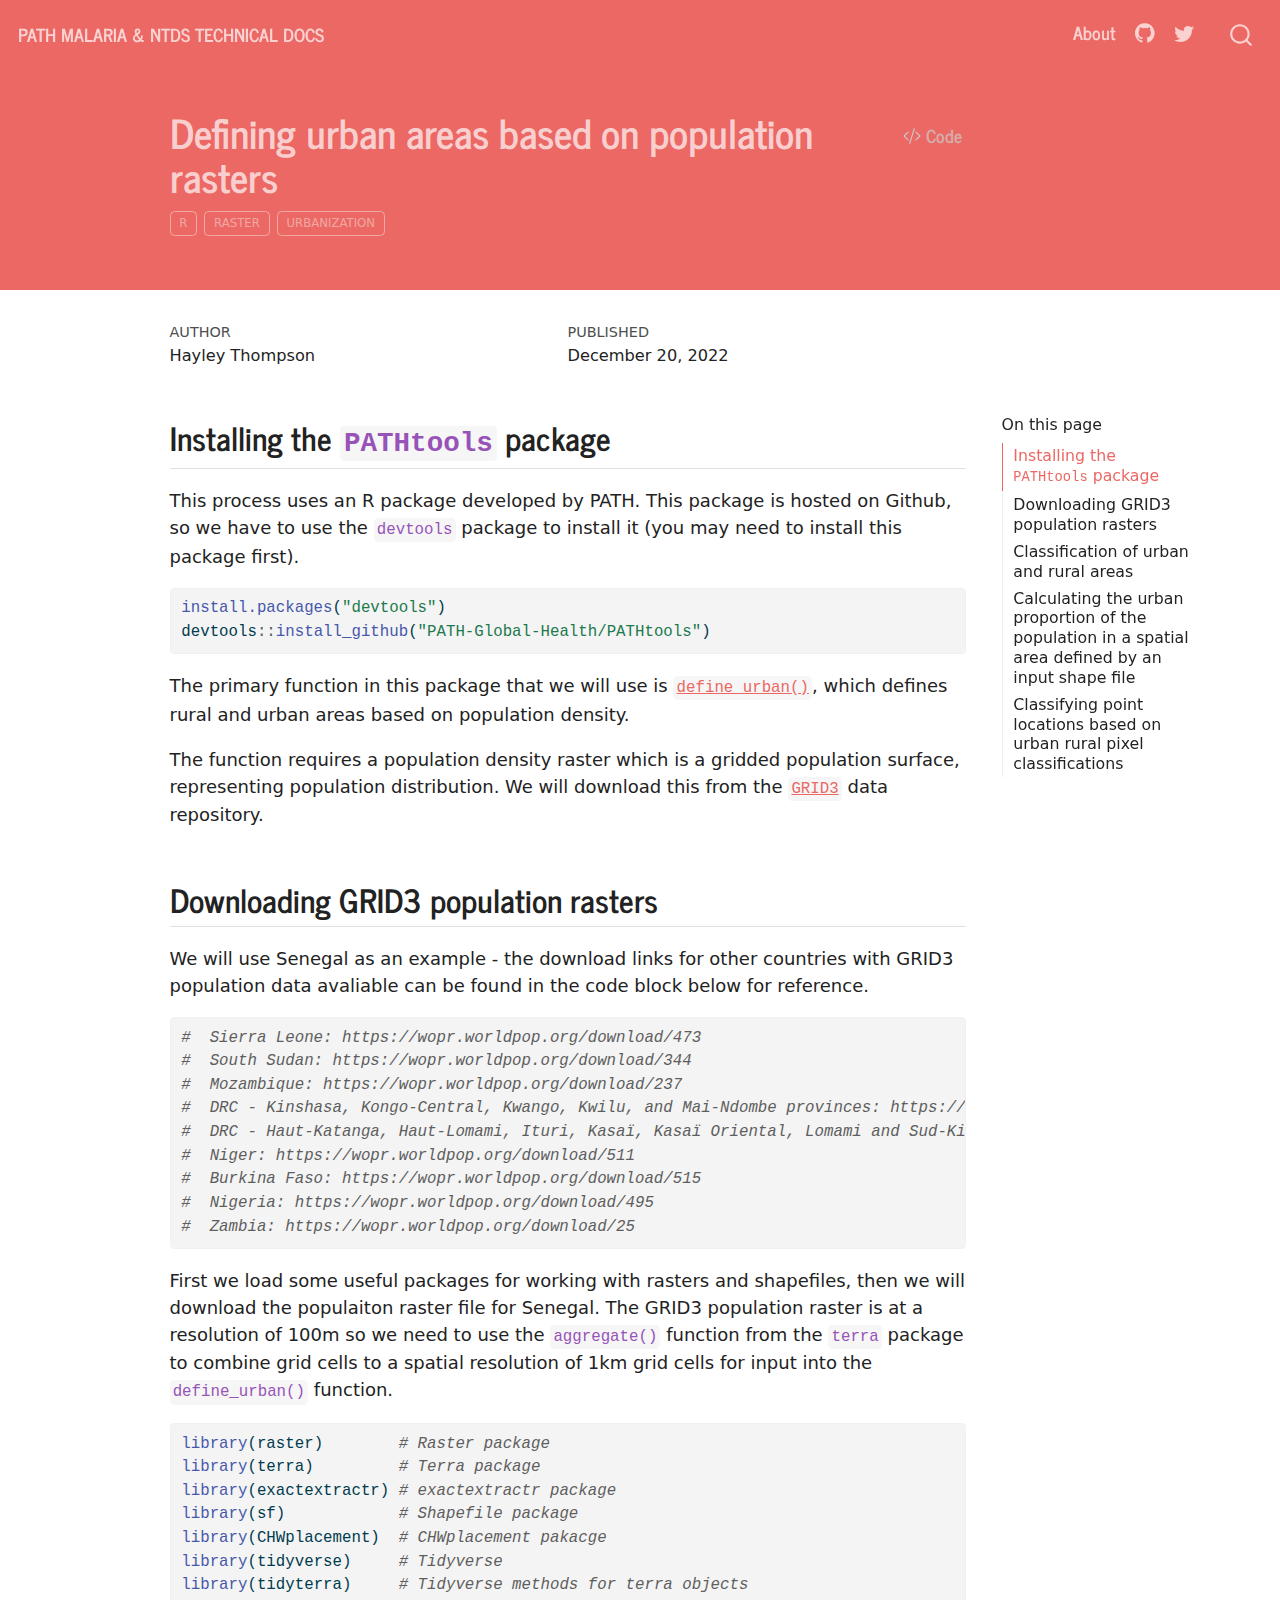
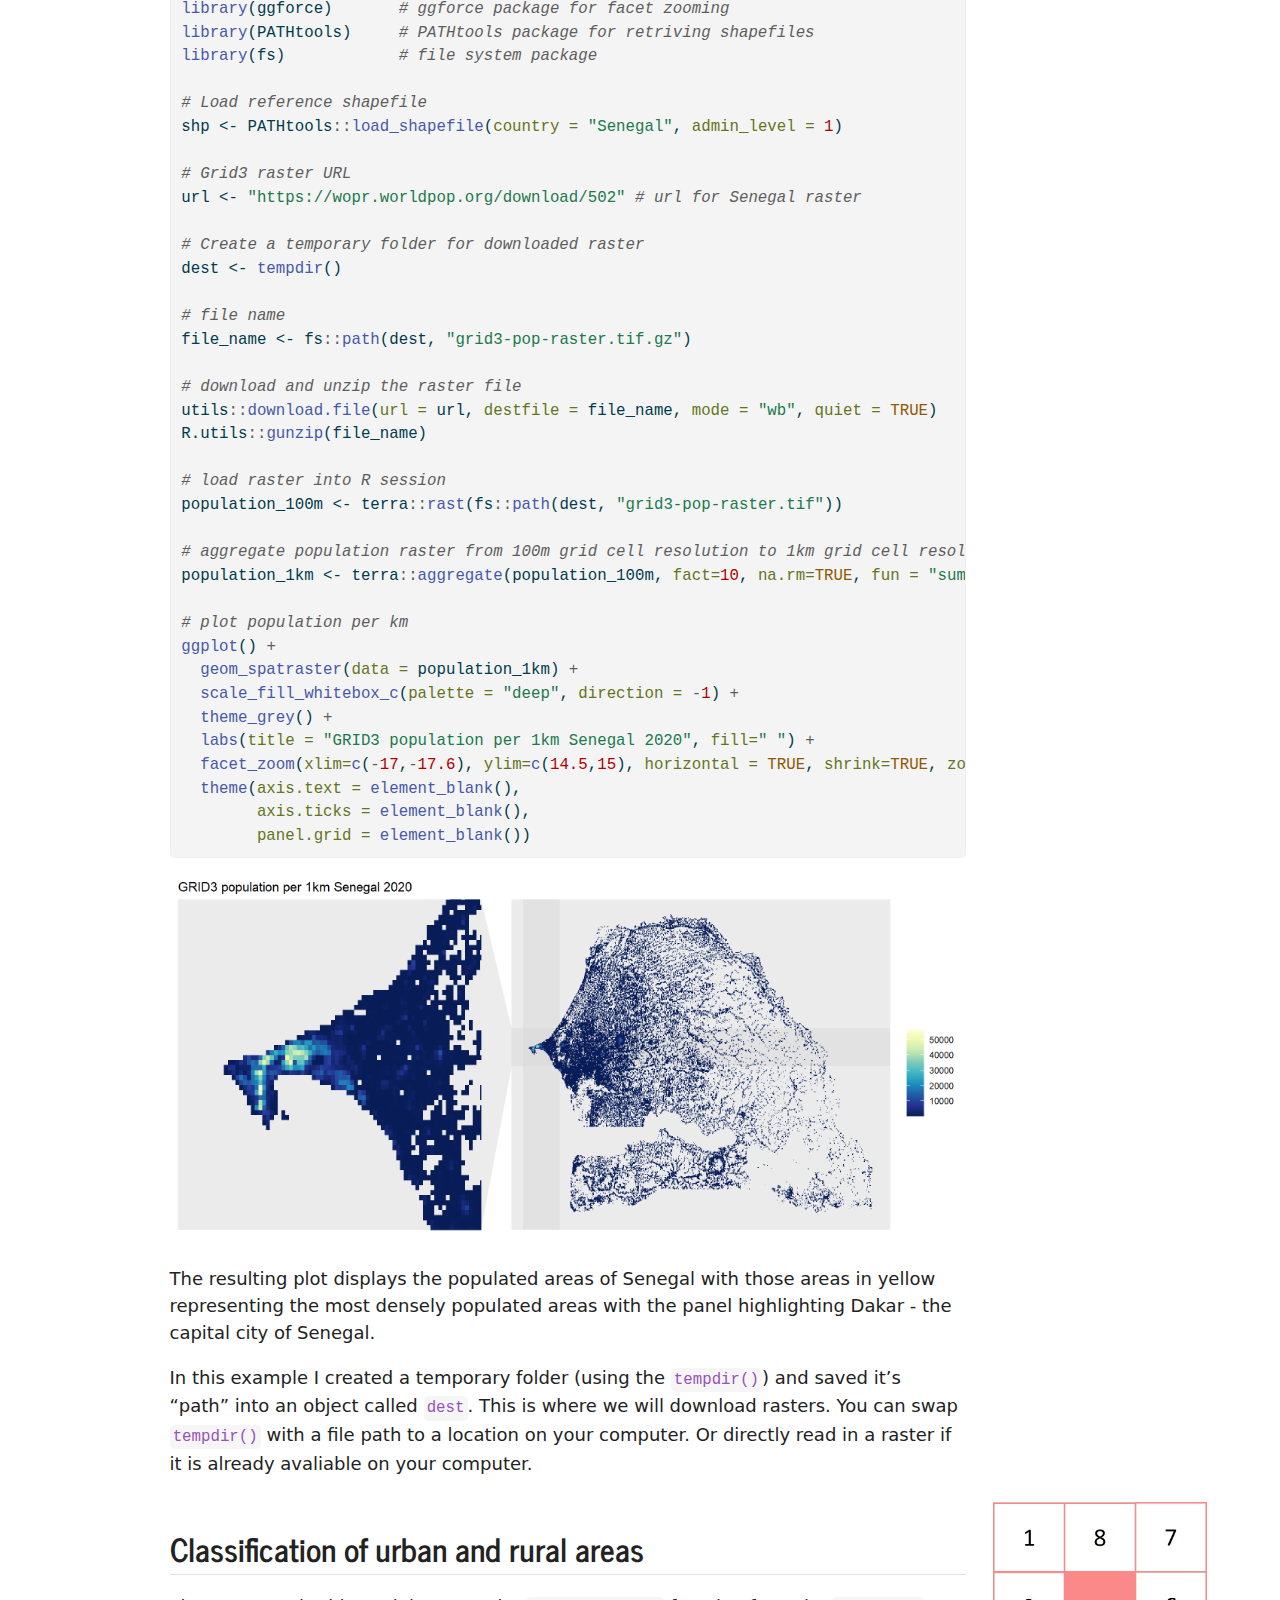
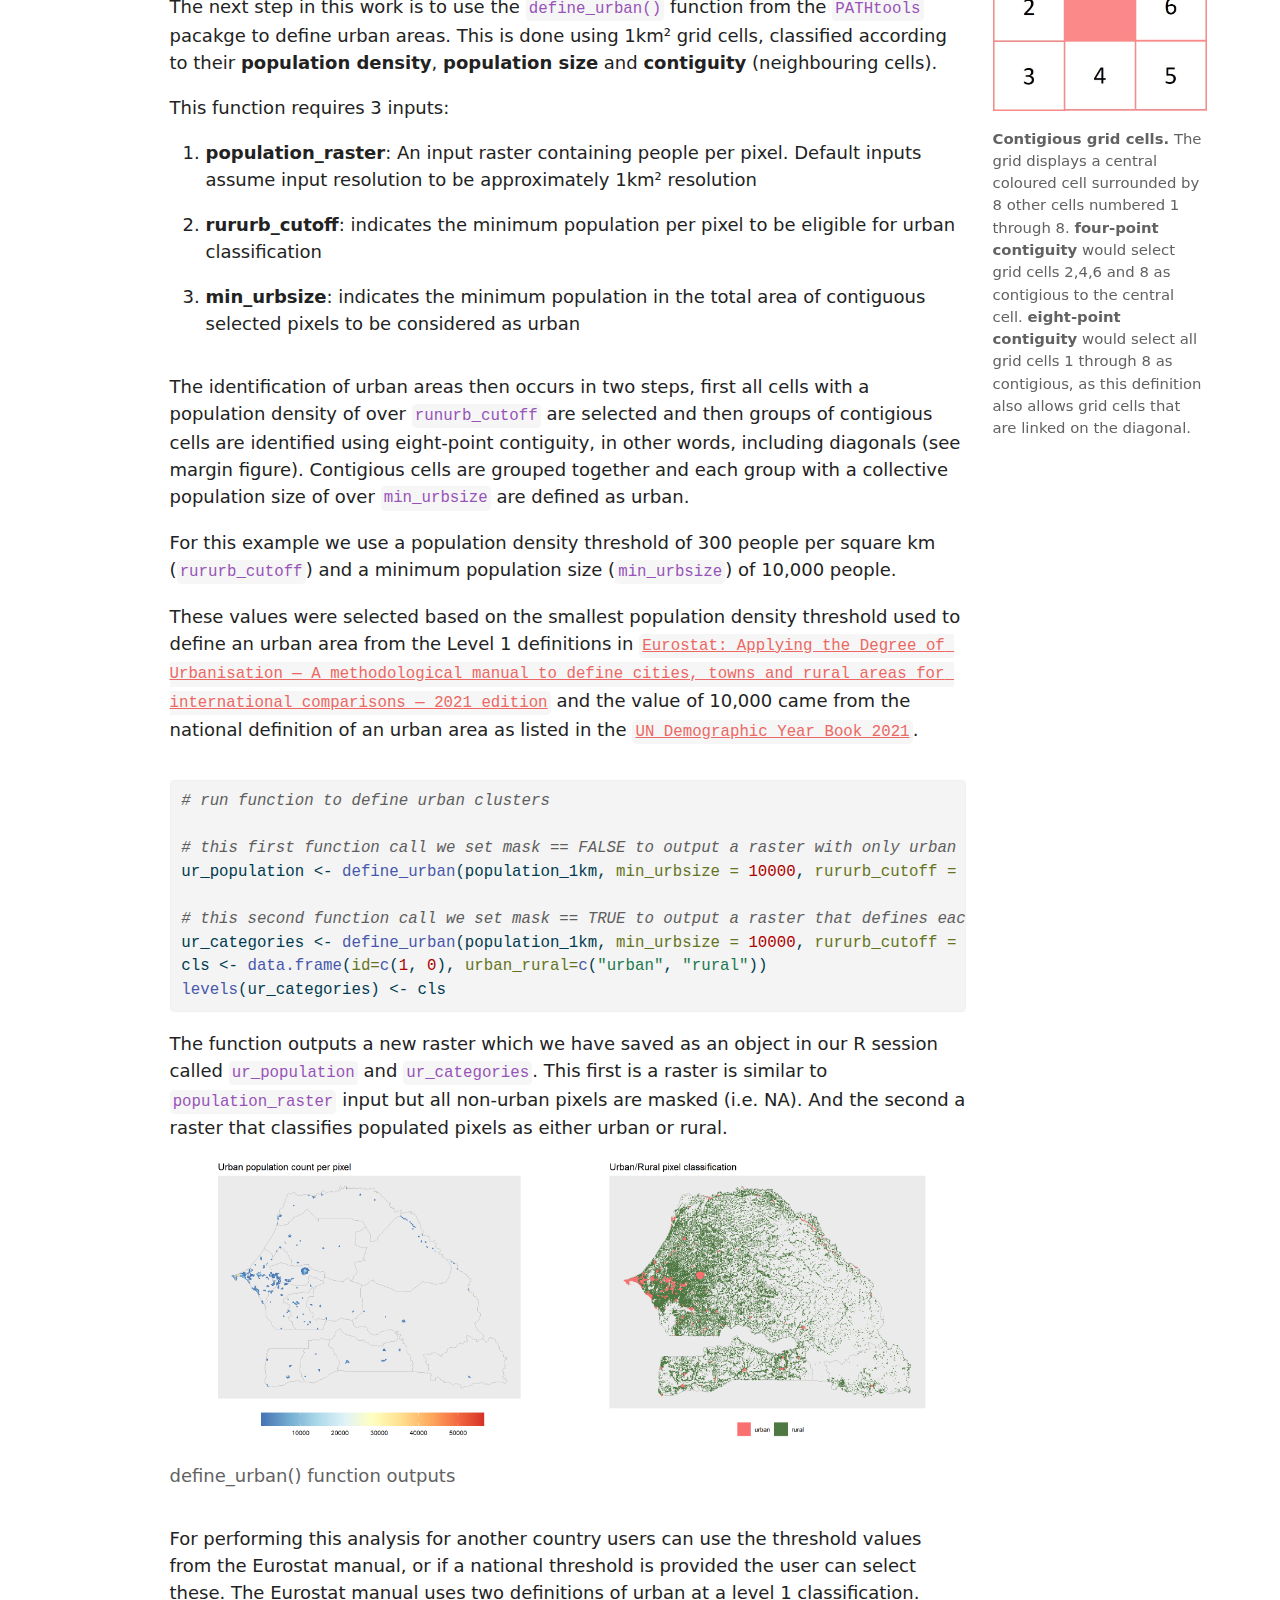
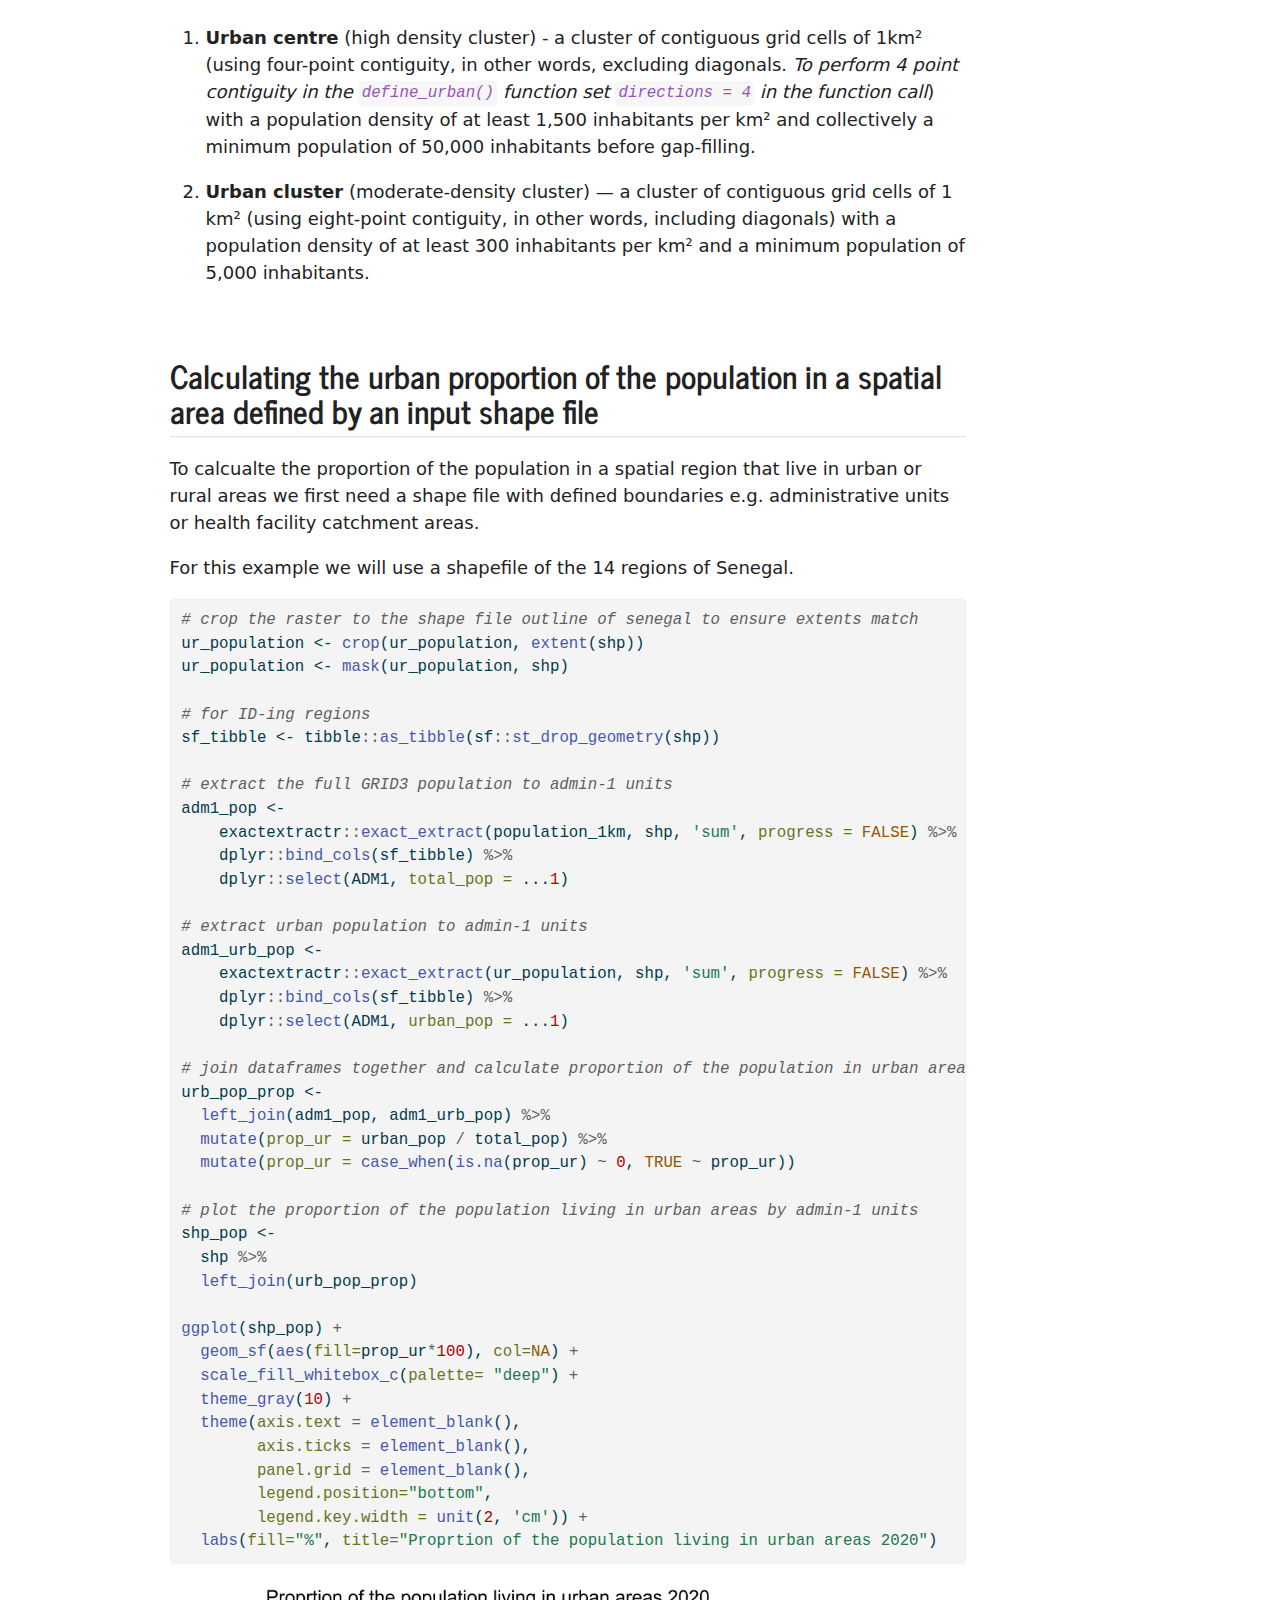
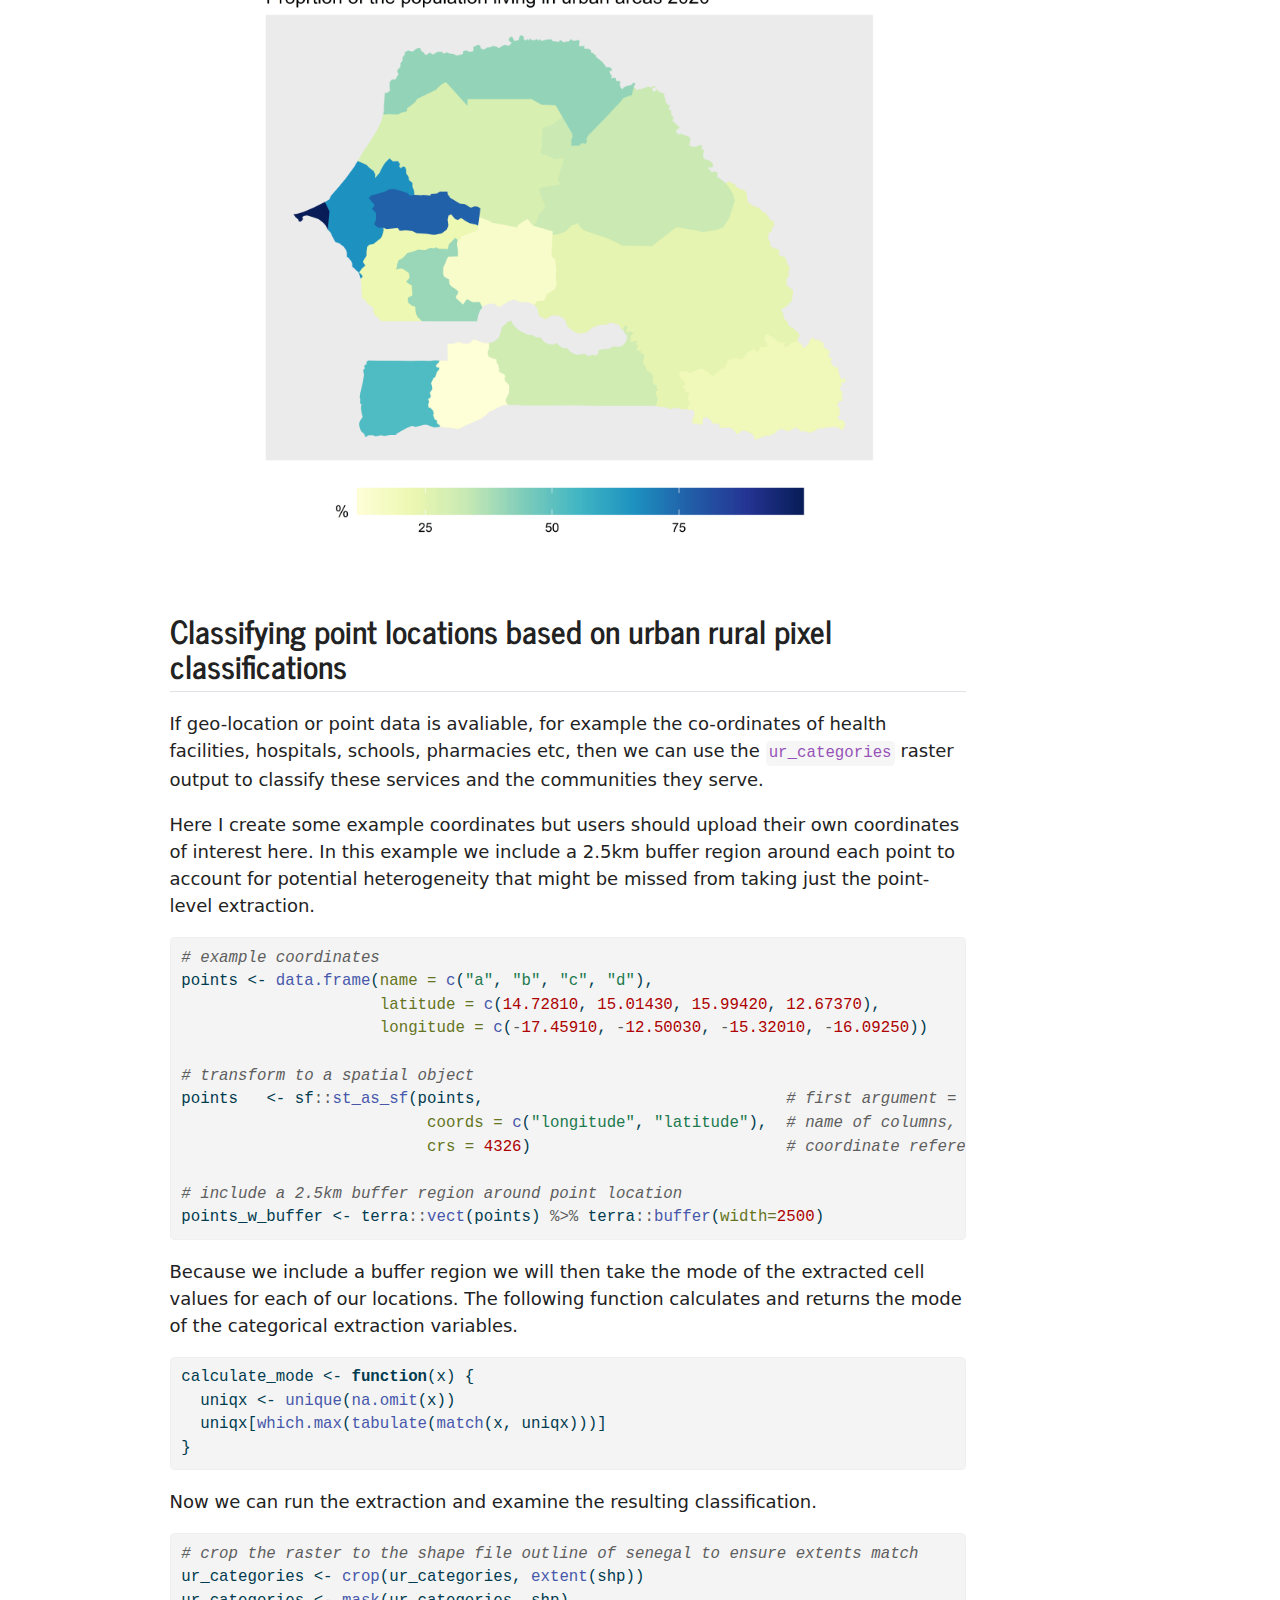
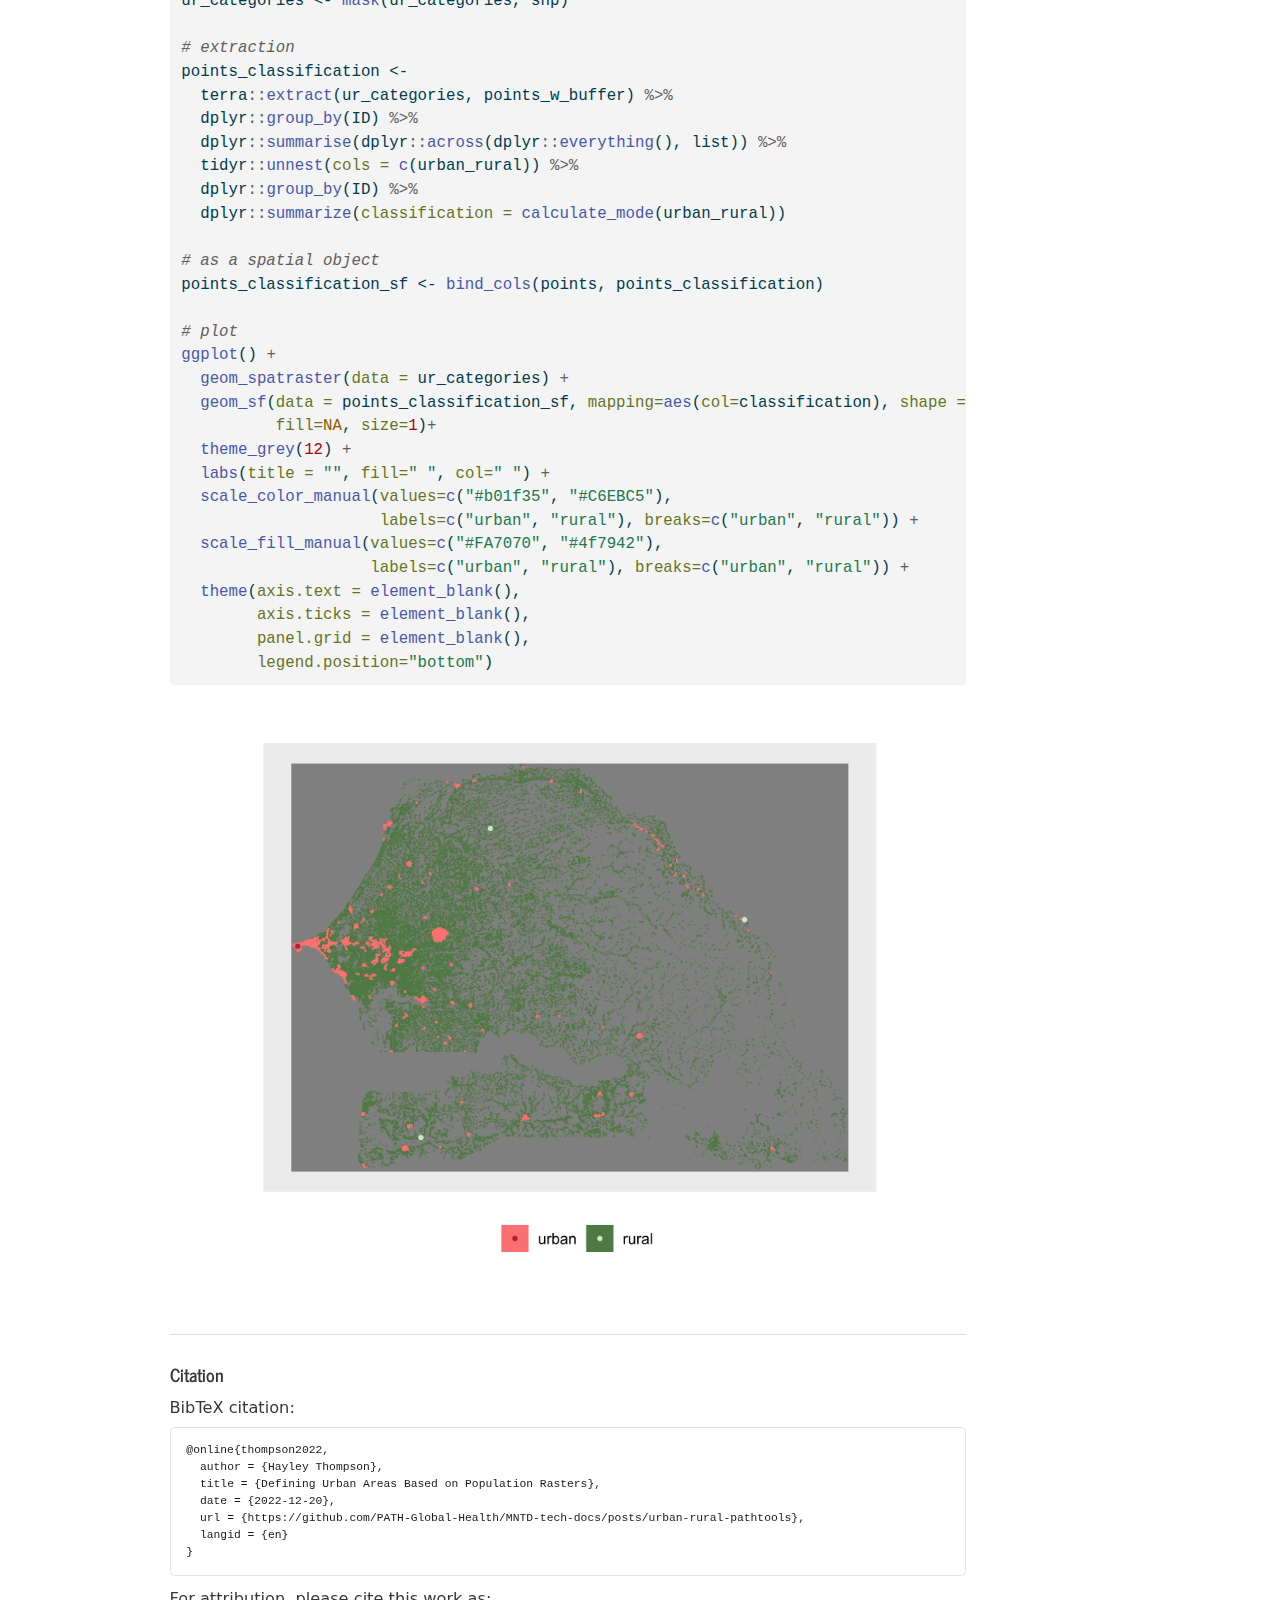
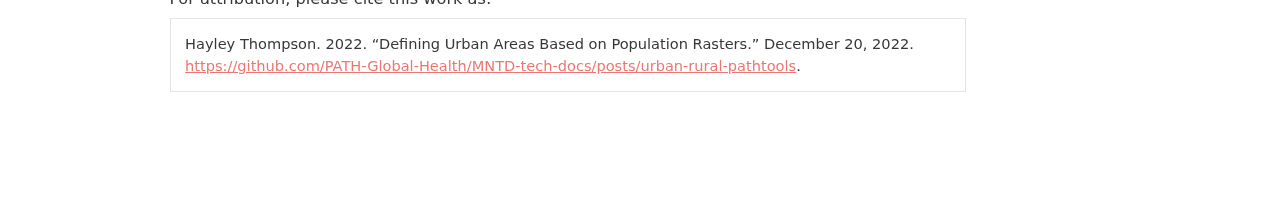
<file: posts/urban-rural-pathtools/index.html>
<!DOCTYPE html>
<html xmlns="http://www.w3.org/1999/xhtml" lang="en" xml:lang="en"><head>

<meta charset="utf-8">
<meta name="generator" content="quarto-1.2.335">

<meta name="viewport" content="width=device-width, initial-scale=1.0, user-scalable=yes">

<meta name="author" content="Hayley Thompson">
<meta name="dcterms.date" content="2022-12-20">

<title>PATH Malaria &amp; NTDs Technical Docs - Defining urban areas based on population rasters</title>
<style>
code{white-space: pre-wrap;}
span.smallcaps{font-variant: small-caps;}
div.columns{display: flex; gap: min(4vw, 1.5em);}
div.column{flex: auto; overflow-x: auto;}
div.hanging-indent{margin-left: 1.5em; text-indent: -1.5em;}
ul.task-list{list-style: none;}
ul.task-list li input[type="checkbox"] {
  width: 0.8em;
  margin: 0 0.8em 0.2em -1.6em;
  vertical-align: middle;
}
pre > code.sourceCode { white-space: pre; position: relative; }
pre > code.sourceCode > span { display: inline-block; line-height: 1.25; }
pre > code.sourceCode > span:empty { height: 1.2em; }
.sourceCode { overflow: visible; }
code.sourceCode > span { color: inherit; text-decoration: inherit; }
div.sourceCode { margin: 1em 0; }
pre.sourceCode { margin: 0; }
@media screen {
div.sourceCode { overflow: auto; }
}
@media print {
pre > code.sourceCode { white-space: pre-wrap; }
pre > code.sourceCode > span { text-indent: -5em; padding-left: 5em; }
}
pre.numberSource code
  { counter-reset: source-line 0; }
pre.numberSource code > span
  { position: relative; left: -4em; counter-increment: source-line; }
pre.numberSource code > span > a:first-child::before
  { content: counter(source-line);
    position: relative; left: -1em; text-align: right; vertical-align: baseline;
    border: none; display: inline-block;
    -webkit-touch-callout: none; -webkit-user-select: none;
    -khtml-user-select: none; -moz-user-select: none;
    -ms-user-select: none; user-select: none;
    padding: 0 4px; width: 4em;
    color: #aaaaaa;
  }
pre.numberSource { margin-left: 3em; border-left: 1px solid #aaaaaa;  padding-left: 4px; }
div.sourceCode
  {   }
@media screen {
pre > code.sourceCode > span > a:first-child::before { text-decoration: underline; }
}
code span.al { color: #ff0000; font-weight: bold; } /* Alert */
code span.an { color: #60a0b0; font-weight: bold; font-style: italic; } /* Annotation */
code span.at { color: #7d9029; } /* Attribute */
code span.bn { color: #40a070; } /* BaseN */
code span.bu { color: #008000; } /* BuiltIn */
code span.cf { color: #007020; font-weight: bold; } /* ControlFlow */
code span.ch { color: #4070a0; } /* Char */
code span.cn { color: #880000; } /* Constant */
code span.co { color: #60a0b0; font-style: italic; } /* Comment */
code span.cv { color: #60a0b0; font-weight: bold; font-style: italic; } /* CommentVar */
code span.do { color: #ba2121; font-style: italic; } /* Documentation */
code span.dt { color: #902000; } /* DataType */
code span.dv { color: #40a070; } /* DecVal */
code span.er { color: #ff0000; font-weight: bold; } /* Error */
code span.ex { } /* Extension */
code span.fl { color: #40a070; } /* Float */
code span.fu { color: #06287e; } /* Function */
code span.im { color: #008000; font-weight: bold; } /* Import */
code span.in { color: #60a0b0; font-weight: bold; font-style: italic; } /* Information */
code span.kw { color: #007020; font-weight: bold; } /* Keyword */
code span.op { color: #666666; } /* Operator */
code span.ot { color: #007020; } /* Other */
code span.pp { color: #bc7a00; } /* Preprocessor */
code span.sc { color: #4070a0; } /* SpecialChar */
code span.ss { color: #bb6688; } /* SpecialString */
code span.st { color: #4070a0; } /* String */
code span.va { color: #19177c; } /* Variable */
code span.vs { color: #4070a0; } /* VerbatimString */
code span.wa { color: #60a0b0; font-weight: bold; font-style: italic; } /* Warning */
</style>


<script src="../../site_libs/quarto-nav/quarto-nav.js"></script>
<script src="../../site_libs/quarto-nav/headroom.min.js"></script>
<script src="../../site_libs/clipboard/clipboard.min.js"></script>
<script src="../../site_libs/quarto-search/autocomplete.umd.js"></script>
<script src="../../site_libs/quarto-search/fuse.min.js"></script>
<script src="../../site_libs/quarto-search/quarto-search.js"></script>
<meta name="quarto:offset" content="../../">
<script src="../../site_libs/quarto-html/quarto.js"></script>
<script src="../../site_libs/quarto-html/popper.min.js"></script>
<script src="../../site_libs/quarto-html/tippy.umd.min.js"></script>
<script src="../../site_libs/quarto-html/anchor.min.js"></script>
<link href="../../site_libs/quarto-html/tippy.css" rel="stylesheet">
<link href="../../site_libs/quarto-html/quarto-syntax-highlighting.css" rel="stylesheet" id="quarto-text-highlighting-styles">
<script src="../../site_libs/bootstrap/bootstrap.min.js"></script>
<link href="../../site_libs/bootstrap/bootstrap-icons.css" rel="stylesheet">
<link href="../../site_libs/bootstrap/bootstrap.min.css" rel="stylesheet" id="quarto-bootstrap" data-mode="light">
<script src="../../site_libs/quarto-contrib/glightbox/glightbox.min.js"></script>
<link href="../../site_libs/quarto-contrib/glightbox/glightbox.min.css" rel="stylesheet">
<link href="../../site_libs/quarto-contrib/glightbox/lightbox.css" rel="stylesheet">
<script id="quarto-search-options" type="application/json">{
  "location": "navbar",
  "copy-button": false,
  "collapse-after": 3,
  "panel-placement": "end",
  "type": "overlay",
  "limit": 20,
  "language": {
    "search-no-results-text": "No results",
    "search-matching-documents-text": "matching documents",
    "search-copy-link-title": "Copy link to search",
    "search-hide-matches-text": "Hide additional matches",
    "search-more-match-text": "more match in this document",
    "search-more-matches-text": "more matches in this document",
    "search-clear-button-title": "Clear",
    "search-detached-cancel-button-title": "Cancel",
    "search-submit-button-title": "Submit"
  }
}</script>
<script async="" src="https://www.googletagmanager.com/gtag/js?id=G-6DDVRC28MC"></script>

<script type="text/javascript">

window.dataLayer = window.dataLayer || [];
function gtag(){dataLayer.push(arguments);}
gtag('js', new Date());
gtag('config', 'G-6DDVRC28MC', { 'anonymize_ip': true});
</script>


<link rel="stylesheet" href="../../styles.scss">
</head>

<body class="nav-fixed">

<div id="quarto-search-results"></div>
  <header id="quarto-header" class="headroom fixed-top">
    <nav class="navbar navbar-expand-lg navbar-dark ">
      <div class="navbar-container container-fluid">
      <div class="navbar-brand-container">
    <a class="navbar-brand" href="../../index.html">
    <span class="navbar-title">PATH Malaria &amp; NTDs Technical Docs</span>
    </a>
  </div>
          <button class="navbar-toggler" type="button" data-bs-toggle="collapse" data-bs-target="#navbarCollapse" aria-controls="navbarCollapse" aria-expanded="false" aria-label="Toggle navigation" onclick="if (window.quartoToggleHeadroom) { window.quartoToggleHeadroom(); }">
  <span class="navbar-toggler-icon"></span>
</button>
          <div class="collapse navbar-collapse" id="navbarCollapse">
            <ul class="navbar-nav navbar-nav-scroll ms-auto">
  <li class="nav-item">
    <a class="nav-link" href="../../about.html">
 <span class="menu-text">About</span></a>
  </li>  
  <li class="nav-item compact">
    <a class="nav-link" href="https://github.com/PATH-Global-Health/MNTD-tech-docs"><i class="bi bi-github" role="img">
</i> 
 <span class="menu-text"></span></a>
  </li>  
  <li class="nav-item compact">
    <a class="nav-link" href="https://twitter.com/PATHMalaria"><i class="bi bi-twitter" role="img">
</i> 
 <span class="menu-text"></span></a>
  </li>  
</ul>
              <div id="quarto-search" class="" title="Search"></div>
          </div> <!-- /navcollapse -->
      </div> <!-- /container-fluid -->
    </nav>
</header>
<!-- content -->
<header id="title-block-header" class="quarto-title-block default page-columns page-full">
  <div class="quarto-title-banner page-columns page-full">
    <div class="quarto-title column-body">
      <div class="quarto-title-block"><div><h1 class="title">Defining urban areas based on population rasters</h1><button type="button" class="btn code-tools-button" id="quarto-code-tools-source"><i class="bi"></i> Code</button></div></div>
                                <div class="quarto-categories">
                <div class="quarto-category">R</div>
                <div class="quarto-category">raster</div>
                <div class="quarto-category">urbanization</div>
              </div>
                  </div>
  </div>
    
  
  <div class="quarto-title-meta">

      <div>
      <div class="quarto-title-meta-heading">Author</div>
      <div class="quarto-title-meta-contents">
               <p>Hayley Thompson </p>
            </div>
    </div>
      
      <div>
      <div class="quarto-title-meta-heading">Published</div>
      <div class="quarto-title-meta-contents">
        <p class="date">December 20, 2022</p>
      </div>
    </div>
    
      
    </div>
    
  
  </header><div id="quarto-content" class="quarto-container page-columns page-rows-contents page-layout-article page-navbar">
<!-- sidebar -->
<!-- margin-sidebar -->
    <div id="quarto-margin-sidebar" class="sidebar margin-sidebar">
        <nav id="TOC" role="doc-toc" class="toc-active">
    <h2 id="toc-title">On this page</h2>
   
  <ul>
  <li><a href="#installing-the-pathtools-package" id="toc-installing-the-pathtools-package" class="nav-link active" data-scroll-target="#installing-the-pathtools-package">Installing the <code>PATHtools</code> package</a></li>
  <li><a href="#downloading-grid3-population-rasters" id="toc-downloading-grid3-population-rasters" class="nav-link" data-scroll-target="#downloading-grid3-population-rasters">Downloading GRID3 population rasters</a></li>
  <li><a href="#classification-of-urban-and-rural-areas" id="toc-classification-of-urban-and-rural-areas" class="nav-link" data-scroll-target="#classification-of-urban-and-rural-areas">Classification of urban and rural areas</a></li>
  <li><a href="#calculating-the-urban-proportion-of-the-population-in-a-spatial-area-defined-by-an-input-shape-file" id="toc-calculating-the-urban-proportion-of-the-population-in-a-spatial-area-defined-by-an-input-shape-file" class="nav-link" data-scroll-target="#calculating-the-urban-proportion-of-the-population-in-a-spatial-area-defined-by-an-input-shape-file">Calculating the urban proportion of the population in a spatial area defined by an input shape file</a></li>
  <li><a href="#classifying-point-locations-based-on-urban-rural-pixel-classifications" id="toc-classifying-point-locations-based-on-urban-rural-pixel-classifications" class="nav-link" data-scroll-target="#classifying-point-locations-based-on-urban-rural-pixel-classifications">Classifying point locations based on urban rural pixel classifications</a></li>
  </ul>
</nav>
    </div>
<!-- main -->
<main class="content quarto-banner-title-block page-columns page-full" id="quarto-document-content">




<section id="installing-the-pathtools-package" class="level2">
<h2 class="anchored" data-anchor-id="installing-the-pathtools-package">Installing the <code>PATHtools</code> package</h2>
<p>This process uses an R package developed by PATH. This package is hosted on Github, so we have to use the <code>devtools</code> package to install it (you may need to install this package first).</p>
<div class="cell">
<div class="sourceCode cell-code" id="cb1"><pre class="sourceCode r code-with-copy"><code class="sourceCode r"><span id="cb1-1"><a href="#cb1-1" aria-hidden="true" tabindex="-1"></a><span class="fu">install.packages</span>(<span class="st">"devtools"</span>)</span>
<span id="cb1-2"><a href="#cb1-2" aria-hidden="true" tabindex="-1"></a>devtools<span class="sc">::</span><span class="fu">install_github</span>(<span class="st">"PATH-Global-Health/PATHtools"</span>)</span></code><button title="Copy to Clipboard" class="code-copy-button"><i class="bi"></i></button></pre></div>
</div>
<p>The primary function in this package that we will use is <a href="https://path-global-health.github.io/PATHtools/reference/define_urban.html"><code>define_urban()</code></a>, which defines rural and urban areas based on population density.</p>
<p>The function requires a population density raster which is a gridded population surface, representing population distribution. We will download this from the <a href="https://grid3.org/"><code>GRID3</code></a> data repository.</p>
</section>
<section id="downloading-grid3-population-rasters" class="level2">
<h2 class="anchored" data-anchor-id="downloading-grid3-population-rasters">Downloading GRID3 population rasters</h2>
<p>We will use Senegal as an example - the download links for other countries with GRID3 population data avaliable can be found in the code block below for reference.</p>
<div class="cell">
<div class="sourceCode cell-code" id="cb2"><pre class="sourceCode r code-with-copy"><code class="sourceCode r"><span id="cb2-1"><a href="#cb2-1" aria-hidden="true" tabindex="-1"></a><span class="co">#  Sierra Leone: https://wopr.worldpop.org/download/473</span></span>
<span id="cb2-2"><a href="#cb2-2" aria-hidden="true" tabindex="-1"></a><span class="co">#  South Sudan: https://wopr.worldpop.org/download/344</span></span>
<span id="cb2-3"><a href="#cb2-3" aria-hidden="true" tabindex="-1"></a><span class="co">#  Mozambique: https://wopr.worldpop.org/download/237</span></span>
<span id="cb2-4"><a href="#cb2-4" aria-hidden="true" tabindex="-1"></a><span class="co">#  DRC - Kinshasa, Kongo-Central, Kwango, Kwilu, and Mai-Ndombe provinces: https://wopr.worldpop.org/download/113</span></span>
<span id="cb2-5"><a href="#cb2-5" aria-hidden="true" tabindex="-1"></a><span class="co">#  DRC - Haut-Katanga, Haut-Lomami, Ituri, Kasaï, Kasaï Oriental, Lomami and Sud-Kivu provinces: https://wopr.worldpop.org/download/488</span></span>
<span id="cb2-6"><a href="#cb2-6" aria-hidden="true" tabindex="-1"></a><span class="co">#  Niger: https://wopr.worldpop.org/download/511</span></span>
<span id="cb2-7"><a href="#cb2-7" aria-hidden="true" tabindex="-1"></a><span class="co">#  Burkina Faso: https://wopr.worldpop.org/download/515</span></span>
<span id="cb2-8"><a href="#cb2-8" aria-hidden="true" tabindex="-1"></a><span class="co">#  Nigeria: https://wopr.worldpop.org/download/495</span></span>
<span id="cb2-9"><a href="#cb2-9" aria-hidden="true" tabindex="-1"></a><span class="co">#  Zambia: https://wopr.worldpop.org/download/25</span></span></code><button title="Copy to Clipboard" class="code-copy-button"><i class="bi"></i></button></pre></div>
</div>
<p>First we load some useful packages for working with rasters and shapefiles, then we will download the populaiton raster file for Senegal. The GRID3 population raster is at a resolution of 100m so we need to use the <code>aggregate()</code> function from the <code>terra</code> package to combine grid cells to a spatial resolution of 1km grid cells for input into the <code>define_urban()</code> function.</p>
<div class="cell">
<div class="sourceCode cell-code" id="cb3"><pre class="sourceCode r code-with-copy"><code class="sourceCode r"><span id="cb3-1"><a href="#cb3-1" aria-hidden="true" tabindex="-1"></a><span class="fu">library</span>(raster)        <span class="co"># Raster package</span></span>
<span id="cb3-2"><a href="#cb3-2" aria-hidden="true" tabindex="-1"></a><span class="fu">library</span>(terra)         <span class="co"># Terra package</span></span>
<span id="cb3-3"><a href="#cb3-3" aria-hidden="true" tabindex="-1"></a><span class="fu">library</span>(exactextractr) <span class="co"># exactextractr package</span></span>
<span id="cb3-4"><a href="#cb3-4" aria-hidden="true" tabindex="-1"></a><span class="fu">library</span>(sf)            <span class="co"># Shapefile package</span></span>
<span id="cb3-5"><a href="#cb3-5" aria-hidden="true" tabindex="-1"></a><span class="fu">library</span>(CHWplacement)  <span class="co"># CHWplacement pakacge</span></span>
<span id="cb3-6"><a href="#cb3-6" aria-hidden="true" tabindex="-1"></a><span class="fu">library</span>(tidyverse)     <span class="co"># Tidyverse </span></span>
<span id="cb3-7"><a href="#cb3-7" aria-hidden="true" tabindex="-1"></a><span class="fu">library</span>(tidyterra)     <span class="co"># Tidyverse methods for terra objects</span></span>
<span id="cb3-8"><a href="#cb3-8" aria-hidden="true" tabindex="-1"></a><span class="fu">library</span>(ggforce)       <span class="co"># ggforce package for facet zooming </span></span>
<span id="cb3-9"><a href="#cb3-9" aria-hidden="true" tabindex="-1"></a><span class="fu">library</span>(PATHtools)     <span class="co"># PATHtools package for retriving shapefiles</span></span>
<span id="cb3-10"><a href="#cb3-10" aria-hidden="true" tabindex="-1"></a><span class="fu">library</span>(fs)            <span class="co"># file system package</span></span>
<span id="cb3-11"><a href="#cb3-11" aria-hidden="true" tabindex="-1"></a></span>
<span id="cb3-12"><a href="#cb3-12" aria-hidden="true" tabindex="-1"></a><span class="co"># Load reference shapefile</span></span>
<span id="cb3-13"><a href="#cb3-13" aria-hidden="true" tabindex="-1"></a>shp <span class="ot">&lt;-</span> PATHtools<span class="sc">::</span><span class="fu">load_shapefile</span>(<span class="at">country =</span> <span class="st">"Senegal"</span>, <span class="at">admin_level =</span> <span class="dv">1</span>)</span>
<span id="cb3-14"><a href="#cb3-14" aria-hidden="true" tabindex="-1"></a></span>
<span id="cb3-15"><a href="#cb3-15" aria-hidden="true" tabindex="-1"></a><span class="co"># Grid3 raster URL </span></span>
<span id="cb3-16"><a href="#cb3-16" aria-hidden="true" tabindex="-1"></a>url <span class="ot">&lt;-</span> <span class="st">"https://wopr.worldpop.org/download/502"</span> <span class="co"># url for Senegal raster</span></span>
<span id="cb3-17"><a href="#cb3-17" aria-hidden="true" tabindex="-1"></a></span>
<span id="cb3-18"><a href="#cb3-18" aria-hidden="true" tabindex="-1"></a><span class="co"># Create a temporary folder for downloaded raster</span></span>
<span id="cb3-19"><a href="#cb3-19" aria-hidden="true" tabindex="-1"></a>dest <span class="ot">&lt;-</span> <span class="fu">tempdir</span>()</span>
<span id="cb3-20"><a href="#cb3-20" aria-hidden="true" tabindex="-1"></a></span>
<span id="cb3-21"><a href="#cb3-21" aria-hidden="true" tabindex="-1"></a><span class="co"># file name </span></span>
<span id="cb3-22"><a href="#cb3-22" aria-hidden="true" tabindex="-1"></a>file_name <span class="ot">&lt;-</span> fs<span class="sc">::</span><span class="fu">path</span>(dest, <span class="st">"grid3-pop-raster.tif.gz"</span>)</span>
<span id="cb3-23"><a href="#cb3-23" aria-hidden="true" tabindex="-1"></a></span>
<span id="cb3-24"><a href="#cb3-24" aria-hidden="true" tabindex="-1"></a><span class="co"># download and unzip the raster file </span></span>
<span id="cb3-25"><a href="#cb3-25" aria-hidden="true" tabindex="-1"></a>utils<span class="sc">::</span><span class="fu">download.file</span>(<span class="at">url =</span> url, <span class="at">destfile =</span> file_name, <span class="at">mode =</span> <span class="st">"wb"</span>, <span class="at">quiet =</span> <span class="cn">TRUE</span>)</span>
<span id="cb3-26"><a href="#cb3-26" aria-hidden="true" tabindex="-1"></a>R.utils<span class="sc">::</span><span class="fu">gunzip</span>(file_name)</span>
<span id="cb3-27"><a href="#cb3-27" aria-hidden="true" tabindex="-1"></a></span>
<span id="cb3-28"><a href="#cb3-28" aria-hidden="true" tabindex="-1"></a><span class="co"># load raster into R session</span></span>
<span id="cb3-29"><a href="#cb3-29" aria-hidden="true" tabindex="-1"></a>population_100m <span class="ot">&lt;-</span> terra<span class="sc">::</span><span class="fu">rast</span>(fs<span class="sc">::</span><span class="fu">path</span>(dest, <span class="st">"grid3-pop-raster.tif"</span>)) </span>
<span id="cb3-30"><a href="#cb3-30" aria-hidden="true" tabindex="-1"></a></span>
<span id="cb3-31"><a href="#cb3-31" aria-hidden="true" tabindex="-1"></a><span class="co"># aggregate population raster from 100m grid cell resolution to 1km grid cell resolution </span></span>
<span id="cb3-32"><a href="#cb3-32" aria-hidden="true" tabindex="-1"></a>population_1km <span class="ot">&lt;-</span> terra<span class="sc">::</span><span class="fu">aggregate</span>(population_100m, <span class="at">fact=</span><span class="dv">10</span>, <span class="at">na.rm=</span><span class="cn">TRUE</span>, <span class="at">fun =</span> <span class="st">"sum"</span>)</span>
<span id="cb3-33"><a href="#cb3-33" aria-hidden="true" tabindex="-1"></a></span>
<span id="cb3-34"><a href="#cb3-34" aria-hidden="true" tabindex="-1"></a><span class="co"># plot population per km </span></span>
<span id="cb3-35"><a href="#cb3-35" aria-hidden="true" tabindex="-1"></a><span class="fu">ggplot</span>() <span class="sc">+</span></span>
<span id="cb3-36"><a href="#cb3-36" aria-hidden="true" tabindex="-1"></a>  <span class="fu">geom_spatraster</span>(<span class="at">data =</span> population_1km) <span class="sc">+</span></span>
<span id="cb3-37"><a href="#cb3-37" aria-hidden="true" tabindex="-1"></a>  <span class="fu">scale_fill_whitebox_c</span>(<span class="at">palette =</span> <span class="st">"deep"</span>, <span class="at">direction =</span> <span class="sc">-</span><span class="dv">1</span>) <span class="sc">+</span></span>
<span id="cb3-38"><a href="#cb3-38" aria-hidden="true" tabindex="-1"></a>  <span class="fu">theme_grey</span>() <span class="sc">+</span></span>
<span id="cb3-39"><a href="#cb3-39" aria-hidden="true" tabindex="-1"></a>  <span class="fu">labs</span>(<span class="at">title =</span> <span class="st">"GRID3 population per 1km Senegal 2020"</span>, <span class="at">fill=</span><span class="st">" "</span>) <span class="sc">+</span></span>
<span id="cb3-40"><a href="#cb3-40" aria-hidden="true" tabindex="-1"></a>  <span class="fu">facet_zoom</span>(<span class="at">xlim=</span><span class="fu">c</span>(<span class="sc">-</span><span class="dv">17</span>,<span class="sc">-</span><span class="fl">17.6</span>), <span class="at">ylim=</span><span class="fu">c</span>(<span class="fl">14.5</span>,<span class="dv">15</span>), <span class="at">horizontal =</span> <span class="cn">TRUE</span>, <span class="at">shrink=</span><span class="cn">TRUE</span>, <span class="at">zoom.size =</span><span class="fl">0.8</span>) <span class="sc">+</span></span>
<span id="cb3-41"><a href="#cb3-41" aria-hidden="true" tabindex="-1"></a>  <span class="fu">theme</span>(<span class="at">axis.text =</span> <span class="fu">element_blank</span>(), </span>
<span id="cb3-42"><a href="#cb3-42" aria-hidden="true" tabindex="-1"></a>        <span class="at">axis.ticks =</span> <span class="fu">element_blank</span>(), </span>
<span id="cb3-43"><a href="#cb3-43" aria-hidden="true" tabindex="-1"></a>        <span class="at">panel.grid =</span> <span class="fu">element_blank</span>())</span></code><button title="Copy to Clipboard" class="code-copy-button"><i class="bi"></i></button></pre></div>
<div class="cell-output-display">
<div class="quarto-figure quarto-figure-center">
<figure class="figure">
<p><a href="index_files/figure-html/unnamed-chunk-3-1.png" class="lightbox" data-gallery="quarto-lightbox-gallery-1" width="1056"><img src="index_files/figure-html/unnamed-chunk-3-1.png" class="img-fluid figure-img"></a></p>
</figure>
</div>
</div>
</div>
<p>The resulting plot displays the populated areas of Senegal with those areas in yellow representing the most densely populated areas with the panel highlighting Dakar - the capital city of Senegal.</p>
<p>In this example I created a temporary folder (using the <code>tempdir()</code>) and saved it’s “path” into an object called <code>dest</code>. This is where we will download rasters. You can swap <code>tempdir()</code> with a file path to a location on your computer. Or directly read in a raster if it is already avaliable on your computer.</p>
</section>
<section id="classification-of-urban-and-rural-areas" class="level2 page-columns page-full">
<h2 class="anchored" data-anchor-id="classification-of-urban-and-rural-areas">Classification of urban and rural areas</h2>

<div class="no-row-height column-margin column-container"><div class="">
<div class="quarto-figure quarto-figure-center">
<figure class="figure">
<p><a href="contig.jpg" class="lightbox" data-gallery="quarto-lightbox-gallery-2" title="Contigious grid cells. The grid displays a central coloured cell surrounded by 8 other cells numbered 1 through 8. four-point contiguity would select grid cells 2,4,6 and 8 as contigious to the central cell. eight-point contiguity would select all grid cells 1 through 8 as contigious, as this definition also allows grid cells that are linked on the diagonal."><img src="contig.jpg" title="fig:" class="img-fluid figure-img"></a></p>
<p></p><figcaption class="figure-caption"><strong>Contigious grid cells.</strong> The grid displays a central coloured cell surrounded by 8 other cells numbered 1 through 8. <strong>four-point contiguity</strong> would select grid cells 2,4,6 and 8 as contigious to the central cell. <strong>eight-point contiguity</strong> would select all grid cells 1 through 8 as contigious, as this definition also allows grid cells that are linked on the diagonal.</figcaption><p></p>
</figure>
</div>
</div></div><p>The next step in this work is to use the <code>define_urban()</code> function from the <code>PATHtools</code> pacakge to define urban areas. This is done using 1km² grid cells, classified according to their <strong>population density</strong>, <strong>population size</strong> and <strong>contiguity</strong> (neighbouring cells).</p>
<p>This function requires 3 inputs:</p>
<ol type="1">
<li><p><strong>population_raster</strong>: An input raster containing people per pixel. Default inputs assume input resolution to be approximately 1km² resolution</p></li>
<li><p><strong>rururb_cutoff</strong>: indicates the minimum population per pixel to be eligible for urban classification</p></li>
<li><p><strong>min_urbsize</strong>: indicates the minimum population in the total area of contiguous selected pixels to be considered as urban</p></li>
</ol>
<p>The identification of urban areas then occurs in two steps, first all cells with a population density of over <code>runurb_cutoff</code> are selected and then groups of contigious cells are identified using eight-point contiguity, in other words, including diagonals (see margin figure). Contigious cells are grouped together and each group with a collective population size of over <code>min_urbsize</code> are defined as urban.</p>
<p>For this example we use a population density threshold of 300 people per square km (<code>rururb_cutoff</code>) and a minimum population size (<code>min_urbsize</code>) of 10,000 people.</p>
<p>These values were selected based on the smallest population density threshold used to define an urban area from the Level 1 definitions in <a href="https://ec.europa.eu/eurostat/en/web/products-manuals-and-guidelines/-/ks-02-20-499"><code>Eurostat: Applying the Degree of Urbanisation — A methodological manual to define cities, towns and rural areas for international comparisons — 2021 edition</code></a> and the value of 10,000 came from the national definition of an urban area as listed in the <a href="https://unstats.un.org/unsd/demographic-social/products/dyb/documents/dyb2021/Notes06.pdf"><code>UN Demographic Year Book 2021</code></a>.</p>
<div class="cell">
<div class="sourceCode cell-code" id="cb4"><pre class="sourceCode r code-with-copy"><code class="sourceCode r"><span id="cb4-1"><a href="#cb4-1" aria-hidden="true" tabindex="-1"></a><span class="co"># run function to define urban clusters</span></span>
<span id="cb4-2"><a href="#cb4-2" aria-hidden="true" tabindex="-1"></a></span>
<span id="cb4-3"><a href="#cb4-3" aria-hidden="true" tabindex="-1"></a><span class="co"># this first function call we set mask == FALSE to output a raster with only urban cells and their associated population values</span></span>
<span id="cb4-4"><a href="#cb4-4" aria-hidden="true" tabindex="-1"></a>ur_population <span class="ot">&lt;-</span> <span class="fu">define_urban</span>(population_1km, <span class="at">min_urbsize =</span> <span class="dv">10000</span>, <span class="at">rururb_cutoff =</span> <span class="dv">300</span>, <span class="at">mask =</span> <span class="cn">FALSE</span>)</span>
<span id="cb4-5"><a href="#cb4-5" aria-hidden="true" tabindex="-1"></a></span>
<span id="cb4-6"><a href="#cb4-6" aria-hidden="true" tabindex="-1"></a><span class="co"># this second function call we set mask == TRUE to output a raster that defines each pixel as urban (1) or rural (0)</span></span>
<span id="cb4-7"><a href="#cb4-7" aria-hidden="true" tabindex="-1"></a>ur_categories <span class="ot">&lt;-</span> <span class="fu">define_urban</span>(population_1km, <span class="at">min_urbsize =</span> <span class="dv">10000</span>, <span class="at">rururb_cutoff =</span> <span class="dv">300</span>, <span class="at">mask =</span> <span class="cn">TRUE</span>) </span>
<span id="cb4-8"><a href="#cb4-8" aria-hidden="true" tabindex="-1"></a>cls <span class="ot">&lt;-</span> <span class="fu">data.frame</span>(<span class="at">id=</span><span class="fu">c</span>(<span class="dv">1</span>, <span class="dv">0</span>), <span class="at">urban_rural=</span><span class="fu">c</span>(<span class="st">"urban"</span>, <span class="st">"rural"</span>))</span>
<span id="cb4-9"><a href="#cb4-9" aria-hidden="true" tabindex="-1"></a><span class="fu">levels</span>(ur_categories) <span class="ot">&lt;-</span> cls</span></code><button title="Copy to Clipboard" class="code-copy-button"><i class="bi"></i></button></pre></div>
</div>
<p>The function outputs a new raster which we have saved as an object in our R session called <code>ur_population</code> and <code>ur_categories</code>. This first is a raster is similar to <code>population_raster</code> input but all non-urban pixels are masked (i.e.&nbsp;NA). And the second a raster that classifies populated pixels as either urban or rural.</p>
<div class="cell caption-margin quarto-layout-panel">
<div class="quarto-layout-row quarto-layout-valign-top">
<div class="quarto-figure quarto-figure-center" style="flex-basis: 50.0%;justify-content: center;">
<figure class="figure">
<p><a href="index_files/figure-html/unnamed-chunk-5-1.png" class="lightbox" data-gallery="quarto-lightbox-gallery-3" title="define_urban() function outputs" width="672"><img src="index_files/figure-html/unnamed-chunk-5-1.png" title="fig:" class="img-fluid figure-img"></a></p>
<p></p><figcaption class="figure-caption">define_urban() function outputs</figcaption><p></p>
</figure>
</div>
<div class="quarto-figure quarto-figure-center" style="flex-basis: 50.0%;justify-content: center;">
<figure class="figure">
<p><a href="index_files/figure-html/unnamed-chunk-5-2.png" class="lightbox" data-gallery="quarto-lightbox-gallery-4" width="672"><img src="index_files/figure-html/unnamed-chunk-5-2.png" class="img-fluid figure-img"></a></p>
</figure>
</div>
</div>
</div>
<p>For performing this analysis for another country users can use the threshold values from the Eurostat manual, or if a national threshold is provided the user can select these. The Eurostat manual uses two definitions of urban at a level 1 classification.</p>
<ol type="1">
<li><p><strong>Urban centre</strong> (high density cluster) - a cluster of contiguous grid cells of 1km² (using four-point contiguity, in other words, excluding diagonals. <em>To perform 4 point contiguity in the <code>define_urban()</code> function set <code>directions = 4</code> in the function call</em>) with a population density of at least 1,500 inhabitants per km² and collectively a minimum population of 50,000 inhabitants before gap-filling.</p></li>
<li><p><strong>Urban cluster</strong> (moderate-density cluster) — a cluster of contiguous grid cells of 1 km² (using eight-point contiguity, in other words, including diagonals) with a population density of at least 300 inhabitants per km² and a minimum population of 5,000 inhabitants.</p></li>
</ol>
</section>
<section id="calculating-the-urban-proportion-of-the-population-in-a-spatial-area-defined-by-an-input-shape-file" class="level2">
<h2 class="anchored" data-anchor-id="calculating-the-urban-proportion-of-the-population-in-a-spatial-area-defined-by-an-input-shape-file">Calculating the urban proportion of the population in a spatial area defined by an input shape file</h2>
<p>To calcualte the proportion of the population in a spatial region that live in urban or rural areas we first need a shape file with defined boundaries e.g.&nbsp;administrative units or health facility catchment areas.</p>
<p>For this example we will use a shapefile of the 14 regions of Senegal.</p>
<div class="cell">
<div class="sourceCode cell-code" id="cb5"><pre class="sourceCode r code-with-copy"><code class="sourceCode r"><span id="cb5-1"><a href="#cb5-1" aria-hidden="true" tabindex="-1"></a><span class="co"># crop the raster to the shape file outline of senegal to ensure extents match </span></span>
<span id="cb5-2"><a href="#cb5-2" aria-hidden="true" tabindex="-1"></a>ur_population <span class="ot">&lt;-</span> <span class="fu">crop</span>(ur_population, <span class="fu">extent</span>(shp))</span>
<span id="cb5-3"><a href="#cb5-3" aria-hidden="true" tabindex="-1"></a>ur_population <span class="ot">&lt;-</span> <span class="fu">mask</span>(ur_population, shp)</span>
<span id="cb5-4"><a href="#cb5-4" aria-hidden="true" tabindex="-1"></a></span>
<span id="cb5-5"><a href="#cb5-5" aria-hidden="true" tabindex="-1"></a><span class="co"># for ID-ing regions</span></span>
<span id="cb5-6"><a href="#cb5-6" aria-hidden="true" tabindex="-1"></a>sf_tibble <span class="ot">&lt;-</span> tibble<span class="sc">::</span><span class="fu">as_tibble</span>(sf<span class="sc">::</span><span class="fu">st_drop_geometry</span>(shp))</span>
<span id="cb5-7"><a href="#cb5-7" aria-hidden="true" tabindex="-1"></a></span>
<span id="cb5-8"><a href="#cb5-8" aria-hidden="true" tabindex="-1"></a><span class="co"># extract the full GRID3 population to admin-1 units </span></span>
<span id="cb5-9"><a href="#cb5-9" aria-hidden="true" tabindex="-1"></a>adm1_pop <span class="ot">&lt;-</span></span>
<span id="cb5-10"><a href="#cb5-10" aria-hidden="true" tabindex="-1"></a>    exactextractr<span class="sc">::</span><span class="fu">exact_extract</span>(population_1km, shp, <span class="st">'sum'</span>, <span class="at">progress =</span> <span class="cn">FALSE</span>) <span class="sc">%&gt;%</span> </span>
<span id="cb5-11"><a href="#cb5-11" aria-hidden="true" tabindex="-1"></a>    dplyr<span class="sc">::</span><span class="fu">bind_cols</span>(sf_tibble) <span class="sc">%&gt;%</span> </span>
<span id="cb5-12"><a href="#cb5-12" aria-hidden="true" tabindex="-1"></a>    dplyr<span class="sc">::</span><span class="fu">select</span>(ADM1, <span class="at">total_pop =</span> ...<span class="dv">1</span>)</span>
<span id="cb5-13"><a href="#cb5-13" aria-hidden="true" tabindex="-1"></a>  </span>
<span id="cb5-14"><a href="#cb5-14" aria-hidden="true" tabindex="-1"></a><span class="co"># extract urban population to admin-1 units  </span></span>
<span id="cb5-15"><a href="#cb5-15" aria-hidden="true" tabindex="-1"></a>adm1_urb_pop <span class="ot">&lt;-</span> </span>
<span id="cb5-16"><a href="#cb5-16" aria-hidden="true" tabindex="-1"></a>    exactextractr<span class="sc">::</span><span class="fu">exact_extract</span>(ur_population, shp, <span class="st">'sum'</span>, <span class="at">progress =</span> <span class="cn">FALSE</span>) <span class="sc">%&gt;%</span> </span>
<span id="cb5-17"><a href="#cb5-17" aria-hidden="true" tabindex="-1"></a>    dplyr<span class="sc">::</span><span class="fu">bind_cols</span>(sf_tibble) <span class="sc">%&gt;%</span> </span>
<span id="cb5-18"><a href="#cb5-18" aria-hidden="true" tabindex="-1"></a>    dplyr<span class="sc">::</span><span class="fu">select</span>(ADM1, <span class="at">urban_pop =</span> ...<span class="dv">1</span>)</span>
<span id="cb5-19"><a href="#cb5-19" aria-hidden="true" tabindex="-1"></a></span>
<span id="cb5-20"><a href="#cb5-20" aria-hidden="true" tabindex="-1"></a><span class="co"># join dataframes together and calculate proportion of the population in urban areas per admin-1 units </span></span>
<span id="cb5-21"><a href="#cb5-21" aria-hidden="true" tabindex="-1"></a>urb_pop_prop <span class="ot">&lt;-</span> </span>
<span id="cb5-22"><a href="#cb5-22" aria-hidden="true" tabindex="-1"></a>  <span class="fu">left_join</span>(adm1_pop, adm1_urb_pop) <span class="sc">%&gt;%</span> </span>
<span id="cb5-23"><a href="#cb5-23" aria-hidden="true" tabindex="-1"></a>  <span class="fu">mutate</span>(<span class="at">prop_ur =</span> urban_pop <span class="sc">/</span> total_pop) <span class="sc">%&gt;%</span> </span>
<span id="cb5-24"><a href="#cb5-24" aria-hidden="true" tabindex="-1"></a>  <span class="fu">mutate</span>(<span class="at">prop_ur =</span> <span class="fu">case_when</span>(<span class="fu">is.na</span>(prop_ur) <span class="sc">~</span> <span class="dv">0</span>, <span class="cn">TRUE</span> <span class="sc">~</span> prop_ur))</span>
<span id="cb5-25"><a href="#cb5-25" aria-hidden="true" tabindex="-1"></a></span>
<span id="cb5-26"><a href="#cb5-26" aria-hidden="true" tabindex="-1"></a><span class="co"># plot the proportion of the population living in urban areas by admin-1 units </span></span>
<span id="cb5-27"><a href="#cb5-27" aria-hidden="true" tabindex="-1"></a>shp_pop <span class="ot">&lt;-</span> </span>
<span id="cb5-28"><a href="#cb5-28" aria-hidden="true" tabindex="-1"></a>  shp <span class="sc">%&gt;%</span> </span>
<span id="cb5-29"><a href="#cb5-29" aria-hidden="true" tabindex="-1"></a>  <span class="fu">left_join</span>(urb_pop_prop) </span>
<span id="cb5-30"><a href="#cb5-30" aria-hidden="true" tabindex="-1"></a></span>
<span id="cb5-31"><a href="#cb5-31" aria-hidden="true" tabindex="-1"></a><span class="fu">ggplot</span>(shp_pop) <span class="sc">+</span></span>
<span id="cb5-32"><a href="#cb5-32" aria-hidden="true" tabindex="-1"></a>  <span class="fu">geom_sf</span>(<span class="fu">aes</span>(<span class="at">fill=</span>prop_ur<span class="sc">*</span><span class="dv">100</span>), <span class="at">col=</span><span class="cn">NA</span>) <span class="sc">+</span></span>
<span id="cb5-33"><a href="#cb5-33" aria-hidden="true" tabindex="-1"></a>  <span class="fu">scale_fill_whitebox_c</span>(<span class="at">palette=</span> <span class="st">"deep"</span>) <span class="sc">+</span></span>
<span id="cb5-34"><a href="#cb5-34" aria-hidden="true" tabindex="-1"></a>  <span class="fu">theme_gray</span>(<span class="dv">10</span>) <span class="sc">+</span></span>
<span id="cb5-35"><a href="#cb5-35" aria-hidden="true" tabindex="-1"></a>  <span class="fu">theme</span>(<span class="at">axis.text =</span> <span class="fu">element_blank</span>(), </span>
<span id="cb5-36"><a href="#cb5-36" aria-hidden="true" tabindex="-1"></a>        <span class="at">axis.ticks =</span> <span class="fu">element_blank</span>(), </span>
<span id="cb5-37"><a href="#cb5-37" aria-hidden="true" tabindex="-1"></a>        <span class="at">panel.grid =</span> <span class="fu">element_blank</span>(),</span>
<span id="cb5-38"><a href="#cb5-38" aria-hidden="true" tabindex="-1"></a>        <span class="at">legend.position=</span><span class="st">"bottom"</span>, </span>
<span id="cb5-39"><a href="#cb5-39" aria-hidden="true" tabindex="-1"></a>        <span class="at">legend.key.width =</span> <span class="fu">unit</span>(<span class="dv">2</span>, <span class="st">'cm'</span>)) <span class="sc">+</span></span>
<span id="cb5-40"><a href="#cb5-40" aria-hidden="true" tabindex="-1"></a>  <span class="fu">labs</span>(<span class="at">fill=</span><span class="st">"%"</span>, <span class="at">title=</span><span class="st">"Proprtion of the population living in urban areas 2020"</span>)</span></code><button title="Copy to Clipboard" class="code-copy-button"><i class="bi"></i></button></pre></div>
<div class="cell-output-display">
<div class="quarto-figure quarto-figure-center">
<figure class="figure">
<p><a href="index_files/figure-html/unnamed-chunk-6-1.png" class="lightbox" data-gallery="quarto-lightbox-gallery-5" width="4200"><img src="index_files/figure-html/unnamed-chunk-6-1.png" class="img-fluid figure-img"></a></p>
</figure>
</div>
</div>
</div>
</section>
<section id="classifying-point-locations-based-on-urban-rural-pixel-classifications" class="level2">
<h2 class="anchored" data-anchor-id="classifying-point-locations-based-on-urban-rural-pixel-classifications">Classifying point locations based on urban rural pixel classifications</h2>
<p>If geo-location or point data is avaliable, for example the co-ordinates of health facilities, hospitals, schools, pharmacies etc, then we can use the <code>ur_categories</code> raster output to classify these services and the communities they serve.</p>
<p>Here I create some example coordinates but users should upload their own coordinates of interest here. In this example we include a 2.5km buffer region around each point to account for potential heterogeneity that might be missed from taking just the point-level extraction.</p>
<div class="cell">
<div class="sourceCode cell-code" id="cb6"><pre class="sourceCode r code-with-copy"><code class="sourceCode r"><span id="cb6-1"><a href="#cb6-1" aria-hidden="true" tabindex="-1"></a><span class="co"># example coordinates </span></span>
<span id="cb6-2"><a href="#cb6-2" aria-hidden="true" tabindex="-1"></a>points <span class="ot">&lt;-</span> <span class="fu">data.frame</span>(<span class="at">name =</span> <span class="fu">c</span>(<span class="st">"a"</span>, <span class="st">"b"</span>, <span class="st">"c"</span>, <span class="st">"d"</span>), </span>
<span id="cb6-3"><a href="#cb6-3" aria-hidden="true" tabindex="-1"></a>                     <span class="at">latitude =</span> <span class="fu">c</span>(<span class="fl">14.72810</span>, <span class="fl">15.01430</span>, <span class="fl">15.99420</span>, <span class="fl">12.67370</span>), </span>
<span id="cb6-4"><a href="#cb6-4" aria-hidden="true" tabindex="-1"></a>                     <span class="at">longitude =</span> <span class="fu">c</span>(<span class="sc">-</span><span class="fl">17.45910</span>, <span class="sc">-</span><span class="fl">12.50030</span>, <span class="sc">-</span><span class="fl">15.32010</span>, <span class="sc">-</span><span class="fl">16.09250</span>))</span>
<span id="cb6-5"><a href="#cb6-5" aria-hidden="true" tabindex="-1"></a></span>
<span id="cb6-6"><a href="#cb6-6" aria-hidden="true" tabindex="-1"></a><span class="co"># transform to a spatial object </span></span>
<span id="cb6-7"><a href="#cb6-7" aria-hidden="true" tabindex="-1"></a>points   <span class="ot">&lt;-</span> sf<span class="sc">::</span><span class="fu">st_as_sf</span>(points,                                <span class="co"># first argument = data frame with coordinates</span></span>
<span id="cb6-8"><a href="#cb6-8" aria-hidden="true" tabindex="-1"></a>                          <span class="at">coords =</span> <span class="fu">c</span>(<span class="st">"longitude"</span>, <span class="st">"latitude"</span>),  <span class="co"># name of columns, in quotation marks</span></span>
<span id="cb6-9"><a href="#cb6-9" aria-hidden="true" tabindex="-1"></a>                          <span class="at">crs =</span> <span class="dv">4326</span>)                           <span class="co"># coordinate reference system to make sense of the numbers</span></span>
<span id="cb6-10"><a href="#cb6-10" aria-hidden="true" tabindex="-1"></a></span>
<span id="cb6-11"><a href="#cb6-11" aria-hidden="true" tabindex="-1"></a><span class="co"># include a 2.5km buffer region around point location   </span></span>
<span id="cb6-12"><a href="#cb6-12" aria-hidden="true" tabindex="-1"></a>points_w_buffer <span class="ot">&lt;-</span> terra<span class="sc">::</span><span class="fu">vect</span>(points) <span class="sc">%&gt;%</span> terra<span class="sc">::</span><span class="fu">buffer</span>(<span class="at">width=</span><span class="dv">2500</span>) </span></code><button title="Copy to Clipboard" class="code-copy-button"><i class="bi"></i></button></pre></div>
</div>
<p>Because we include a buffer region we will then take the mode of the extracted cell values for each of our locations. The following function calculates and returns the mode of the categorical extraction variables.</p>
<div class="cell">
<div class="sourceCode cell-code" id="cb7"><pre class="sourceCode r code-with-copy"><code class="sourceCode r"><span id="cb7-1"><a href="#cb7-1" aria-hidden="true" tabindex="-1"></a>calculate_mode <span class="ot">&lt;-</span> <span class="cf">function</span>(x) {</span>
<span id="cb7-2"><a href="#cb7-2" aria-hidden="true" tabindex="-1"></a>  uniqx <span class="ot">&lt;-</span> <span class="fu">unique</span>(<span class="fu">na.omit</span>(x))</span>
<span id="cb7-3"><a href="#cb7-3" aria-hidden="true" tabindex="-1"></a>  uniqx[<span class="fu">which.max</span>(<span class="fu">tabulate</span>(<span class="fu">match</span>(x, uniqx)))]</span>
<span id="cb7-4"><a href="#cb7-4" aria-hidden="true" tabindex="-1"></a>}</span></code><button title="Copy to Clipboard" class="code-copy-button"><i class="bi"></i></button></pre></div>
</div>
<p>Now we can run the extraction and examine the resulting classification.</p>
<div class="cell">
<div class="sourceCode cell-code" id="cb8"><pre class="sourceCode r code-with-copy"><code class="sourceCode r"><span id="cb8-1"><a href="#cb8-1" aria-hidden="true" tabindex="-1"></a><span class="co"># crop the raster to the shape file outline of senegal to ensure extents match </span></span>
<span id="cb8-2"><a href="#cb8-2" aria-hidden="true" tabindex="-1"></a>ur_categories <span class="ot">&lt;-</span> <span class="fu">crop</span>(ur_categories, <span class="fu">extent</span>(shp))</span>
<span id="cb8-3"><a href="#cb8-3" aria-hidden="true" tabindex="-1"></a>ur_categories <span class="ot">&lt;-</span> <span class="fu">mask</span>(ur_categories, shp)</span>
<span id="cb8-4"><a href="#cb8-4" aria-hidden="true" tabindex="-1"></a></span>
<span id="cb8-5"><a href="#cb8-5" aria-hidden="true" tabindex="-1"></a><span class="co"># extraction</span></span>
<span id="cb8-6"><a href="#cb8-6" aria-hidden="true" tabindex="-1"></a>points_classification <span class="ot">&lt;-</span> </span>
<span id="cb8-7"><a href="#cb8-7" aria-hidden="true" tabindex="-1"></a>  terra<span class="sc">::</span><span class="fu">extract</span>(ur_categories, points_w_buffer) <span class="sc">%&gt;%</span></span>
<span id="cb8-8"><a href="#cb8-8" aria-hidden="true" tabindex="-1"></a>  dplyr<span class="sc">::</span><span class="fu">group_by</span>(ID) <span class="sc">%&gt;%</span></span>
<span id="cb8-9"><a href="#cb8-9" aria-hidden="true" tabindex="-1"></a>  dplyr<span class="sc">::</span><span class="fu">summarise</span>(dplyr<span class="sc">::</span><span class="fu">across</span>(dplyr<span class="sc">::</span><span class="fu">everything</span>(), list)) <span class="sc">%&gt;%</span></span>
<span id="cb8-10"><a href="#cb8-10" aria-hidden="true" tabindex="-1"></a>  tidyr<span class="sc">::</span><span class="fu">unnest</span>(<span class="at">cols =</span> <span class="fu">c</span>(urban_rural)) <span class="sc">%&gt;%</span></span>
<span id="cb8-11"><a href="#cb8-11" aria-hidden="true" tabindex="-1"></a>  dplyr<span class="sc">::</span><span class="fu">group_by</span>(ID) <span class="sc">%&gt;%</span></span>
<span id="cb8-12"><a href="#cb8-12" aria-hidden="true" tabindex="-1"></a>  dplyr<span class="sc">::</span><span class="fu">summarize</span>(<span class="at">classification =</span> <span class="fu">calculate_mode</span>(urban_rural)) </span>
<span id="cb8-13"><a href="#cb8-13" aria-hidden="true" tabindex="-1"></a></span>
<span id="cb8-14"><a href="#cb8-14" aria-hidden="true" tabindex="-1"></a><span class="co"># as a spatial object</span></span>
<span id="cb8-15"><a href="#cb8-15" aria-hidden="true" tabindex="-1"></a>points_classification_sf <span class="ot">&lt;-</span> <span class="fu">bind_cols</span>(points, points_classification)</span>
<span id="cb8-16"><a href="#cb8-16" aria-hidden="true" tabindex="-1"></a></span>
<span id="cb8-17"><a href="#cb8-17" aria-hidden="true" tabindex="-1"></a><span class="co"># plot </span></span>
<span id="cb8-18"><a href="#cb8-18" aria-hidden="true" tabindex="-1"></a><span class="fu">ggplot</span>() <span class="sc">+</span></span>
<span id="cb8-19"><a href="#cb8-19" aria-hidden="true" tabindex="-1"></a>  <span class="fu">geom_spatraster</span>(<span class="at">data =</span> ur_categories) <span class="sc">+</span></span>
<span id="cb8-20"><a href="#cb8-20" aria-hidden="true" tabindex="-1"></a>  <span class="fu">geom_sf</span>(<span class="at">data =</span> points_classification_sf, <span class="at">mapping=</span><span class="fu">aes</span>(<span class="at">col=</span>classification), <span class="at">shape =</span> <span class="dv">19</span>,</span>
<span id="cb8-21"><a href="#cb8-21" aria-hidden="true" tabindex="-1"></a>          <span class="at">fill=</span><span class="cn">NA</span>, <span class="at">size=</span><span class="dv">1</span>)<span class="sc">+</span></span>
<span id="cb8-22"><a href="#cb8-22" aria-hidden="true" tabindex="-1"></a>  <span class="fu">theme_grey</span>(<span class="dv">12</span>) <span class="sc">+</span></span>
<span id="cb8-23"><a href="#cb8-23" aria-hidden="true" tabindex="-1"></a>  <span class="fu">labs</span>(<span class="at">title =</span> <span class="st">""</span>, <span class="at">fill=</span><span class="st">" "</span>, <span class="at">col=</span><span class="st">" "</span>) <span class="sc">+</span></span>
<span id="cb8-24"><a href="#cb8-24" aria-hidden="true" tabindex="-1"></a>  <span class="fu">scale_color_manual</span>(<span class="at">values=</span><span class="fu">c</span>(<span class="st">"#b01f35"</span>, <span class="st">"#C6EBC5"</span>),</span>
<span id="cb8-25"><a href="#cb8-25" aria-hidden="true" tabindex="-1"></a>                     <span class="at">labels=</span><span class="fu">c</span>(<span class="st">"urban"</span>, <span class="st">"rural"</span>), <span class="at">breaks=</span><span class="fu">c</span>(<span class="st">"urban"</span>, <span class="st">"rural"</span>)) <span class="sc">+</span></span>
<span id="cb8-26"><a href="#cb8-26" aria-hidden="true" tabindex="-1"></a>  <span class="fu">scale_fill_manual</span>(<span class="at">values=</span><span class="fu">c</span>(<span class="st">"#FA7070"</span>, <span class="st">"#4f7942"</span>), </span>
<span id="cb8-27"><a href="#cb8-27" aria-hidden="true" tabindex="-1"></a>                    <span class="at">labels=</span><span class="fu">c</span>(<span class="st">"urban"</span>, <span class="st">"rural"</span>), <span class="at">breaks=</span><span class="fu">c</span>(<span class="st">"urban"</span>, <span class="st">"rural"</span>)) <span class="sc">+</span></span>
<span id="cb8-28"><a href="#cb8-28" aria-hidden="true" tabindex="-1"></a>  <span class="fu">theme</span>(<span class="at">axis.text =</span> <span class="fu">element_blank</span>(),</span>
<span id="cb8-29"><a href="#cb8-29" aria-hidden="true" tabindex="-1"></a>        <span class="at">axis.ticks =</span> <span class="fu">element_blank</span>(),</span>
<span id="cb8-30"><a href="#cb8-30" aria-hidden="true" tabindex="-1"></a>        <span class="at">panel.grid =</span> <span class="fu">element_blank</span>(),</span>
<span id="cb8-31"><a href="#cb8-31" aria-hidden="true" tabindex="-1"></a>        <span class="at">legend.position=</span><span class="st">"bottom"</span>)</span></code><button title="Copy to Clipboard" class="code-copy-button"><i class="bi"></i></button></pre></div>
<div class="cell-output-display">
<div class="quarto-figure quarto-figure-center">
<figure class="figure">
<p><a href="index_files/figure-html/unnamed-chunk-9-1.png" class="lightbox" data-gallery="quarto-lightbox-gallery-6" width="4200"><img src="index_files/figure-html/unnamed-chunk-9-1.png" class="img-fluid figure-img"></a></p>
</figure>
</div>
</div>
</div>


<!-- -->

</section>

<div id="quarto-appendix" class="default"><section class="quarto-appendix-contents"><h2 class="anchored quarto-appendix-heading">Citation</h2><div><div class="quarto-appendix-secondary-label">BibTeX citation:</div><pre class="sourceCode code-with-copy quarto-appendix-bibtex"><code class="sourceCode bibtex">@online{thompson2022,
  author = {Hayley Thompson},
  title = {Defining Urban Areas Based on Population Rasters},
  date = {2022-12-20},
  url = {https://github.com/PATH-Global-Health/MNTD-tech-docs/posts/urban-rural-pathtools},
  langid = {en}
}
</code><button title="Copy to Clipboard" class="code-copy-button"><i class="bi"></i></button></pre><div class="quarto-appendix-secondary-label">For attribution, please cite this work as:</div><div id="ref-thompson2022" class="csl-entry quarto-appendix-citeas" role="doc-biblioentry">
Hayley Thompson. 2022. <span>“Defining Urban Areas Based on Population
Rasters.”</span> December 20, 2022. <a href="https://github.com/PATH-Global-Health/MNTD-tech-docs/posts/urban-rural-pathtools">https://github.com/PATH-Global-Health/MNTD-tech-docs/posts/urban-rural-pathtools</a>.
</div></div></section></div></main> <!-- /main -->
<script id="quarto-html-after-body" type="application/javascript">
window.document.addEventListener("DOMContentLoaded", function (event) {
  const toggleBodyColorMode = (bsSheetEl) => {
    const mode = bsSheetEl.getAttribute("data-mode");
    const bodyEl = window.document.querySelector("body");
    if (mode === "dark") {
      bodyEl.classList.add("quarto-dark");
      bodyEl.classList.remove("quarto-light");
    } else {
      bodyEl.classList.add("quarto-light");
      bodyEl.classList.remove("quarto-dark");
    }
  }
  const toggleBodyColorPrimary = () => {
    const bsSheetEl = window.document.querySelector("link#quarto-bootstrap");
    if (bsSheetEl) {
      toggleBodyColorMode(bsSheetEl);
    }
  }
  toggleBodyColorPrimary();  
  const icon = "";
  const anchorJS = new window.AnchorJS();
  anchorJS.options = {
    placement: 'right',
    icon: icon
  };
  anchorJS.add('.anchored');
  const clipboard = new window.ClipboardJS('.code-copy-button', {
    target: function(trigger) {
      return trigger.previousElementSibling;
    }
  });
  clipboard.on('success', function(e) {
    // button target
    const button = e.trigger;
    // don't keep focus
    button.blur();
    // flash "checked"
    button.classList.add('code-copy-button-checked');
    var currentTitle = button.getAttribute("title");
    button.setAttribute("title", "Copied!");
    let tooltip;
    if (window.bootstrap) {
      button.setAttribute("data-bs-toggle", "tooltip");
      button.setAttribute("data-bs-placement", "left");
      button.setAttribute("data-bs-title", "Copied!");
      tooltip = new bootstrap.Tooltip(button, 
        { trigger: "manual", 
          customClass: "code-copy-button-tooltip",
          offset: [0, -8]});
      tooltip.show();    
    }
    setTimeout(function() {
      if (tooltip) {
        tooltip.hide();
        button.removeAttribute("data-bs-title");
        button.removeAttribute("data-bs-toggle");
        button.removeAttribute("data-bs-placement");
      }
      button.setAttribute("title", currentTitle);
      button.classList.remove('code-copy-button-checked');
    }, 1000);
    // clear code selection
    e.clearSelection();
  });
  const viewSource = window.document.getElementById('quarto-view-source') ||
                     window.document.getElementById('quarto-code-tools-source');
  if (viewSource) {
    const sourceUrl = viewSource.getAttribute("data-quarto-source-url");
    viewSource.addEventListener("click", function(e) {
      if (sourceUrl) {
        // rstudio viewer pane
        if (/\bcapabilities=\b/.test(window.location)) {
          window.open(sourceUrl);
        } else {
          window.location.href = sourceUrl;
        }
      } else {
        const modal = new bootstrap.Modal(document.getElementById('quarto-embedded-source-code-modal'));
        modal.show();
      }
      return false;
    });
  }
  function toggleCodeHandler(show) {
    return function(e) {
      const detailsSrc = window.document.querySelectorAll(".cell > details > .sourceCode");
      for (let i=0; i<detailsSrc.length; i++) {
        const details = detailsSrc[i].parentElement;
        if (show) {
          details.open = true;
        } else {
          details.removeAttribute("open");
        }
      }
      const cellCodeDivs = window.document.querySelectorAll(".cell > .sourceCode");
      const fromCls = show ? "hidden" : "unhidden";
      const toCls = show ? "unhidden" : "hidden";
      for (let i=0; i<cellCodeDivs.length; i++) {
        const codeDiv = cellCodeDivs[i];
        if (codeDiv.classList.contains(fromCls)) {
          codeDiv.classList.remove(fromCls);
          codeDiv.classList.add(toCls);
        } 
      }
      return false;
    }
  }
  const hideAllCode = window.document.getElementById("quarto-hide-all-code");
  if (hideAllCode) {
    hideAllCode.addEventListener("click", toggleCodeHandler(false));
  }
  const showAllCode = window.document.getElementById("quarto-show-all-code");
  if (showAllCode) {
    showAllCode.addEventListener("click", toggleCodeHandler(true));
  }
  function tippyHover(el, contentFn) {
    const config = {
      allowHTML: true,
      content: contentFn,
      maxWidth: 500,
      delay: 100,
      arrow: false,
      appendTo: function(el) {
          return el.parentElement;
      },
      interactive: true,
      interactiveBorder: 10,
      theme: 'quarto',
      placement: 'bottom-start'
    };
    window.tippy(el, config); 
  }
  const noterefs = window.document.querySelectorAll('a[role="doc-noteref"]');
  for (var i=0; i<noterefs.length; i++) {
    const ref = noterefs[i];
    tippyHover(ref, function() {
      // use id or data attribute instead here
      let href = ref.getAttribute('data-footnote-href') || ref.getAttribute('href');
      try { href = new URL(href).hash; } catch {}
      const id = href.replace(/^#\/?/, "");
      const note = window.document.getElementById(id);
      return note.innerHTML;
    });
  }
  const findCites = (el) => {
    const parentEl = el.parentElement;
    if (parentEl) {
      const cites = parentEl.dataset.cites;
      if (cites) {
        return {
          el,
          cites: cites.split(' ')
        };
      } else {
        return findCites(el.parentElement)
      }
    } else {
      return undefined;
    }
  };
  var bibliorefs = window.document.querySelectorAll('a[role="doc-biblioref"]');
  for (var i=0; i<bibliorefs.length; i++) {
    const ref = bibliorefs[i];
    const citeInfo = findCites(ref);
    if (citeInfo) {
      tippyHover(citeInfo.el, function() {
        var popup = window.document.createElement('div');
        citeInfo.cites.forEach(function(cite) {
          var citeDiv = window.document.createElement('div');
          citeDiv.classList.add('hanging-indent');
          citeDiv.classList.add('csl-entry');
          var biblioDiv = window.document.getElementById('ref-' + cite);
          if (biblioDiv) {
            citeDiv.innerHTML = biblioDiv.innerHTML;
          }
          popup.appendChild(citeDiv);
        });
        return popup.innerHTML;
      });
    }
  }
});
</script>
<script src="https://utteranc.es/client.js" repo="PATH-Global-Health/MNTD-tech-docs" issue-term="pathname" theme="github-light" crossorigin="anonymous" async="">
</script><div class="modal fade" id="quarto-embedded-source-code-modal" tabindex="-1" aria-labelledby="quarto-embedded-source-code-modal-label" aria-hidden="true"><div class="modal-dialog modal-dialog-scrollable"><div class="modal-content"><div class="modal-header"><h5 class="modal-title" id="quarto-embedded-source-code-modal-label">Source Code</h5><button class="btn-close" data-bs-dismiss="modal"></button></div><div class="modal-body"><div class="">
<div class="sourceCode" id="cb9" data-shortcodes="false"><pre class="sourceCode markdown code-with-copy"><code class="sourceCode markdown"><span id="cb9-1"><a href="#cb9-1" aria-hidden="true" tabindex="-1"></a><span class="co">---</span></span>
<span id="cb9-2"><a href="#cb9-2" aria-hidden="true" tabindex="-1"></a><span class="an">title:</span><span class="co"> "Defining urban areas based on population rasters"</span></span>
<span id="cb9-3"><a href="#cb9-3" aria-hidden="true" tabindex="-1"></a><span class="an">author:</span><span class="co"> "Hayley Thompson"</span></span>
<span id="cb9-4"><a href="#cb9-4" aria-hidden="true" tabindex="-1"></a><span class="an">date:</span><span class="co"> "12/20/2022"</span></span>
<span id="cb9-5"><a href="#cb9-5" aria-hidden="true" tabindex="-1"></a><span class="an">categories:</span><span class="co"> [R, raster, urbanization]</span></span>
<span id="cb9-6"><a href="#cb9-6" aria-hidden="true" tabindex="-1"></a><span class="an">image:</span><span class="co"> "image.jpg"</span></span>
<span id="cb9-7"><a href="#cb9-7" aria-hidden="true" tabindex="-1"></a><span class="an">toc:</span><span class="co"> true</span></span>
<span id="cb9-8"><a href="#cb9-8" aria-hidden="true" tabindex="-1"></a><span class="an">format:</span></span>
<span id="cb9-9"><a href="#cb9-9" aria-hidden="true" tabindex="-1"></a><span class="co">  html:</span></span>
<span id="cb9-10"><a href="#cb9-10" aria-hidden="true" tabindex="-1"></a><span class="co">    code-fold: false</span></span>
<span id="cb9-11"><a href="#cb9-11" aria-hidden="true" tabindex="-1"></a><span class="co">    code-tools: true</span></span>
<span id="cb9-12"><a href="#cb9-12" aria-hidden="true" tabindex="-1"></a><span class="an">execute:</span></span>
<span id="cb9-13"><a href="#cb9-13" aria-hidden="true" tabindex="-1"></a><span class="co">  warning: false</span></span>
<span id="cb9-14"><a href="#cb9-14" aria-hidden="true" tabindex="-1"></a><span class="co">  message: false</span></span>
<span id="cb9-15"><a href="#cb9-15" aria-hidden="true" tabindex="-1"></a><span class="co">---</span></span>
<span id="cb9-16"><a href="#cb9-16" aria-hidden="true" tabindex="-1"></a></span>
<span id="cb9-17"><a href="#cb9-17" aria-hidden="true" tabindex="-1"></a><span class="fu">## Installing the `PATHtools` package</span></span>
<span id="cb9-18"><a href="#cb9-18" aria-hidden="true" tabindex="-1"></a></span>
<span id="cb9-19"><a href="#cb9-19" aria-hidden="true" tabindex="-1"></a>This process uses an R package developed by PATH. This package is hosted on Github, so we have to use the <span class="in">`devtools`</span> package to install it (you may need to install this package first).</span>
<span id="cb9-20"><a href="#cb9-20" aria-hidden="true" tabindex="-1"></a></span>
<span id="cb9-23"><a href="#cb9-23" aria-hidden="true" tabindex="-1"></a><span class="in">```{r}</span></span>
<span id="cb9-24"><a href="#cb9-24" aria-hidden="true" tabindex="-1"></a><span class="co">#| eval: false</span></span>
<span id="cb9-25"><a href="#cb9-25" aria-hidden="true" tabindex="-1"></a><span class="co">#| include: true</span></span>
<span id="cb9-26"><a href="#cb9-26" aria-hidden="true" tabindex="-1"></a><span class="co">#| label: install-pathtools</span></span>
<span id="cb9-27"><a href="#cb9-27" aria-hidden="true" tabindex="-1"></a></span>
<span id="cb9-28"><a href="#cb9-28" aria-hidden="true" tabindex="-1"></a><span class="fu">install.packages</span>(<span class="st">"devtools"</span>)</span>
<span id="cb9-29"><a href="#cb9-29" aria-hidden="true" tabindex="-1"></a>devtools<span class="sc">::</span><span class="fu">install_github</span>(<span class="st">"PATH-Global-Health/PATHtools"</span>)</span>
<span id="cb9-30"><a href="#cb9-30" aria-hidden="true" tabindex="-1"></a><span class="in">```</span></span>
<span id="cb9-31"><a href="#cb9-31" aria-hidden="true" tabindex="-1"></a></span>
<span id="cb9-32"><a href="#cb9-32" aria-hidden="true" tabindex="-1"></a>The primary function in this package that we will use is <span class="co">[</span><span class="ot">`define_urban()`</span><span class="co">](https://path-global-health.github.io/PATHtools/reference/define_urban.html)</span>, which defines rural and urban areas based on population density.</span>
<span id="cb9-33"><a href="#cb9-33" aria-hidden="true" tabindex="-1"></a></span>
<span id="cb9-34"><a href="#cb9-34" aria-hidden="true" tabindex="-1"></a>The function requires a population density raster which is a gridded population surface, representing population distribution. We will download this from the <span class="co">[</span><span class="ot">`GRID3`</span><span class="co">](https://grid3.org/)</span> data repository.</span>
<span id="cb9-35"><a href="#cb9-35" aria-hidden="true" tabindex="-1"></a></span>
<span id="cb9-36"><a href="#cb9-36" aria-hidden="true" tabindex="-1"></a><span class="fu">## Downloading GRID3 population rasters</span></span>
<span id="cb9-37"><a href="#cb9-37" aria-hidden="true" tabindex="-1"></a></span>
<span id="cb9-38"><a href="#cb9-38" aria-hidden="true" tabindex="-1"></a>We will use Senegal as an example - the download links for other countries with GRID3 population data avaliable can be found in the code block below for reference.</span>
<span id="cb9-39"><a href="#cb9-39" aria-hidden="true" tabindex="-1"></a></span>
<span id="cb9-42"><a href="#cb9-42" aria-hidden="true" tabindex="-1"></a><span class="in">```{r}</span></span>
<span id="cb9-43"><a href="#cb9-43" aria-hidden="true" tabindex="-1"></a><span class="co">#  Sierra Leone: https://wopr.worldpop.org/download/473</span></span>
<span id="cb9-44"><a href="#cb9-44" aria-hidden="true" tabindex="-1"></a><span class="co">#  South Sudan: https://wopr.worldpop.org/download/344</span></span>
<span id="cb9-45"><a href="#cb9-45" aria-hidden="true" tabindex="-1"></a><span class="co">#  Mozambique: https://wopr.worldpop.org/download/237</span></span>
<span id="cb9-46"><a href="#cb9-46" aria-hidden="true" tabindex="-1"></a><span class="co">#  DRC - Kinshasa, Kongo-Central, Kwango, Kwilu, and Mai-Ndombe provinces: https://wopr.worldpop.org/download/113</span></span>
<span id="cb9-47"><a href="#cb9-47" aria-hidden="true" tabindex="-1"></a><span class="co">#  DRC - Haut-Katanga, Haut-Lomami, Ituri, Kasaï, Kasaï Oriental, Lomami and Sud-Kivu provinces: https://wopr.worldpop.org/download/488</span></span>
<span id="cb9-48"><a href="#cb9-48" aria-hidden="true" tabindex="-1"></a><span class="co">#  Niger: https://wopr.worldpop.org/download/511</span></span>
<span id="cb9-49"><a href="#cb9-49" aria-hidden="true" tabindex="-1"></a><span class="co">#  Burkina Faso: https://wopr.worldpop.org/download/515</span></span>
<span id="cb9-50"><a href="#cb9-50" aria-hidden="true" tabindex="-1"></a><span class="co">#  Nigeria: https://wopr.worldpop.org/download/495</span></span>
<span id="cb9-51"><a href="#cb9-51" aria-hidden="true" tabindex="-1"></a><span class="co">#  Zambia: https://wopr.worldpop.org/download/25</span></span>
<span id="cb9-52"><a href="#cb9-52" aria-hidden="true" tabindex="-1"></a><span class="in">```</span></span>
<span id="cb9-53"><a href="#cb9-53" aria-hidden="true" tabindex="-1"></a></span>
<span id="cb9-54"><a href="#cb9-54" aria-hidden="true" tabindex="-1"></a>First we load some useful packages for working with rasters and shapefiles, then we will download the population raster file for Senegal. The GRID3 population raster is at a resolution of 100 m so we need to use the <span class="in">`aggregate()`</span> function from the <span class="in">`terra`</span> package to combine grid cells to a spatial resolution of 1km grid cells for input into the <span class="in">`define_urban()`</span> function.</span>
<span id="cb9-55"><a href="#cb9-55" aria-hidden="true" tabindex="-1"></a></span>
<span id="cb9-56"><a href="#cb9-56" aria-hidden="true" tabindex="-1"></a><span class="in">```{r, fig.height=5, fig.width=11}</span></span>
<span id="cb9-57"><a href="#cb9-57" aria-hidden="true" tabindex="-1"></a><span class="co">#| message: false</span></span>
<span id="cb9-58"><a href="#cb9-58" aria-hidden="true" tabindex="-1"></a><span class="co">#| warning: false</span></span>
<span id="cb9-59"><a href="#cb9-59" aria-hidden="true" tabindex="-1"></a><span class="fu">library</span>(raster)        <span class="co"># Raster package</span></span>
<span id="cb9-60"><a href="#cb9-60" aria-hidden="true" tabindex="-1"></a><span class="fu">library</span>(terra)         <span class="co"># Terra package</span></span>
<span id="cb9-61"><a href="#cb9-61" aria-hidden="true" tabindex="-1"></a><span class="fu">library</span>(exactextractr) <span class="co"># exactextractr package</span></span>
<span id="cb9-62"><a href="#cb9-62" aria-hidden="true" tabindex="-1"></a><span class="fu">library</span>(sf)            <span class="co"># Shapefile package</span></span>
<span id="cb9-63"><a href="#cb9-63" aria-hidden="true" tabindex="-1"></a><span class="fu">library</span>(CHWplacement)  <span class="co"># CHWplacement pakacge</span></span>
<span id="cb9-64"><a href="#cb9-64" aria-hidden="true" tabindex="-1"></a><span class="fu">library</span>(tidyverse)     <span class="co"># Tidyverse </span></span>
<span id="cb9-65"><a href="#cb9-65" aria-hidden="true" tabindex="-1"></a><span class="fu">library</span>(tidyterra)     <span class="co"># Tidyverse methods for terra objects</span></span>
<span id="cb9-66"><a href="#cb9-66" aria-hidden="true" tabindex="-1"></a><span class="fu">library</span>(ggforce)       <span class="co"># ggforce package for facet zooming </span></span>
<span id="cb9-67"><a href="#cb9-67" aria-hidden="true" tabindex="-1"></a><span class="fu">library</span>(PATHtools)     <span class="co"># PATHtools package for retriving shapefiles</span></span>
<span id="cb9-68"><a href="#cb9-68" aria-hidden="true" tabindex="-1"></a><span class="fu">library</span>(fs)            <span class="co"># file system package</span></span>
<span id="cb9-69"><a href="#cb9-69" aria-hidden="true" tabindex="-1"></a></span>
<span id="cb9-70"><a href="#cb9-70" aria-hidden="true" tabindex="-1"></a><span class="co"># Load reference shapefile</span></span>
<span id="cb9-71"><a href="#cb9-71" aria-hidden="true" tabindex="-1"></a>shp <span class="ot">&lt;-</span> PATHtools<span class="sc">::</span><span class="fu">load_shapefile</span>(<span class="at">country =</span> <span class="st">"Senegal"</span>, <span class="at">admin_level =</span> <span class="dv">1</span>)</span>
<span id="cb9-72"><a href="#cb9-72" aria-hidden="true" tabindex="-1"></a></span>
<span id="cb9-73"><a href="#cb9-73" aria-hidden="true" tabindex="-1"></a><span class="co"># Grid3 raster URL </span></span>
<span id="cb9-74"><a href="#cb9-74" aria-hidden="true" tabindex="-1"></a>url <span class="ot">&lt;-</span> <span class="st">"https://wopr.worldpop.org/download/502"</span> <span class="co"># url for Senegal raster</span></span>
<span id="cb9-75"><a href="#cb9-75" aria-hidden="true" tabindex="-1"></a></span>
<span id="cb9-76"><a href="#cb9-76" aria-hidden="true" tabindex="-1"></a><span class="co"># Create a temporary folder for downloaded raster</span></span>
<span id="cb9-77"><a href="#cb9-77" aria-hidden="true" tabindex="-1"></a>dest <span class="ot">&lt;-</span> <span class="fu">tempdir</span>()</span>
<span id="cb9-78"><a href="#cb9-78" aria-hidden="true" tabindex="-1"></a></span>
<span id="cb9-79"><a href="#cb9-79" aria-hidden="true" tabindex="-1"></a><span class="co"># file name </span></span>
<span id="cb9-80"><a href="#cb9-80" aria-hidden="true" tabindex="-1"></a>file_name <span class="ot">&lt;-</span> fs<span class="sc">::</span><span class="fu">path</span>(dest, <span class="st">"grid3-pop-raster.tif.gz"</span>)</span>
<span id="cb9-81"><a href="#cb9-81" aria-hidden="true" tabindex="-1"></a></span>
<span id="cb9-82"><a href="#cb9-82" aria-hidden="true" tabindex="-1"></a><span class="co"># download and unzip the raster file </span></span>
<span id="cb9-83"><a href="#cb9-83" aria-hidden="true" tabindex="-1"></a>utils<span class="sc">::</span><span class="fu">download.file</span>(<span class="at">url =</span> url, <span class="at">destfile =</span> file_name, <span class="at">mode =</span> <span class="st">"wb"</span>, <span class="at">quiet =</span> <span class="cn">TRUE</span>)</span>
<span id="cb9-84"><a href="#cb9-84" aria-hidden="true" tabindex="-1"></a>R.utils<span class="sc">::</span><span class="fu">gunzip</span>(file_name)</span>
<span id="cb9-85"><a href="#cb9-85" aria-hidden="true" tabindex="-1"></a></span>
<span id="cb9-86"><a href="#cb9-86" aria-hidden="true" tabindex="-1"></a><span class="co"># load raster into R session</span></span>
<span id="cb9-87"><a href="#cb9-87" aria-hidden="true" tabindex="-1"></a>population_100m <span class="ot">&lt;-</span> terra<span class="sc">::</span><span class="fu">rast</span>(fs<span class="sc">::</span><span class="fu">path</span>(dest, <span class="st">"grid3-pop-raster.tif"</span>)) </span>
<span id="cb9-88"><a href="#cb9-88" aria-hidden="true" tabindex="-1"></a></span>
<span id="cb9-89"><a href="#cb9-89" aria-hidden="true" tabindex="-1"></a><span class="co"># aggregate population raster from 100m grid cell resolution to 1km grid cell resolution </span></span>
<span id="cb9-90"><a href="#cb9-90" aria-hidden="true" tabindex="-1"></a>population_1km <span class="ot">&lt;-</span> terra<span class="sc">::</span><span class="fu">aggregate</span>(population_100m, <span class="at">fact=</span><span class="dv">10</span>, <span class="at">na.rm=</span><span class="cn">TRUE</span>, <span class="at">fun =</span> <span class="st">"sum"</span>)</span>
<span id="cb9-91"><a href="#cb9-91" aria-hidden="true" tabindex="-1"></a></span>
<span id="cb9-92"><a href="#cb9-92" aria-hidden="true" tabindex="-1"></a><span class="co"># plot population per km </span></span>
<span id="cb9-93"><a href="#cb9-93" aria-hidden="true" tabindex="-1"></a><span class="fu">ggplot</span>() <span class="sc">+</span></span>
<span id="cb9-94"><a href="#cb9-94" aria-hidden="true" tabindex="-1"></a>  <span class="fu">geom_spatraster</span>(<span class="at">data =</span> population_1km) <span class="sc">+</span></span>
<span id="cb9-95"><a href="#cb9-95" aria-hidden="true" tabindex="-1"></a>  <span class="fu">scale_fill_whitebox_c</span>(<span class="at">palette =</span> <span class="st">"deep"</span>, <span class="at">direction =</span> <span class="sc">-</span><span class="dv">1</span>) <span class="sc">+</span></span>
<span id="cb9-96"><a href="#cb9-96" aria-hidden="true" tabindex="-1"></a>  <span class="fu">theme_grey</span>() <span class="sc">+</span></span>
<span id="cb9-97"><a href="#cb9-97" aria-hidden="true" tabindex="-1"></a>  <span class="fu">labs</span>(<span class="at">title =</span> <span class="st">"GRID3 population per 1km Senegal 2020"</span>, <span class="at">fill=</span><span class="st">" "</span>) <span class="sc">+</span></span>
<span id="cb9-98"><a href="#cb9-98" aria-hidden="true" tabindex="-1"></a>  <span class="fu">facet_zoom</span>(<span class="at">xlim=</span><span class="fu">c</span>(<span class="sc">-</span><span class="dv">17</span>,<span class="sc">-</span><span class="fl">17.6</span>), <span class="at">ylim=</span><span class="fu">c</span>(<span class="fl">14.5</span>,<span class="dv">15</span>), <span class="at">horizontal =</span> <span class="cn">TRUE</span>, <span class="at">shrink=</span><span class="cn">TRUE</span>, <span class="at">zoom.size =</span><span class="fl">0.8</span>) <span class="sc">+</span></span>
<span id="cb9-99"><a href="#cb9-99" aria-hidden="true" tabindex="-1"></a>  <span class="fu">theme</span>(<span class="at">axis.text =</span> <span class="fu">element_blank</span>(), </span>
<span id="cb9-100"><a href="#cb9-100" aria-hidden="true" tabindex="-1"></a>        <span class="at">axis.ticks =</span> <span class="fu">element_blank</span>(), </span>
<span id="cb9-101"><a href="#cb9-101" aria-hidden="true" tabindex="-1"></a>        <span class="at">panel.grid =</span> <span class="fu">element_blank</span>())</span>
<span id="cb9-102"><a href="#cb9-102" aria-hidden="true" tabindex="-1"></a></span>
<span id="cb9-103"><a href="#cb9-103" aria-hidden="true" tabindex="-1"></a><span class="in">```</span></span>
<span id="cb9-104"><a href="#cb9-104" aria-hidden="true" tabindex="-1"></a></span>
<span id="cb9-105"><a href="#cb9-105" aria-hidden="true" tabindex="-1"></a>The resulting plot displays the populated areas of Senegal with those areas in yellow representing the most densely populated areas with the panel highlighting Dakar - the capital city of Senegal.</span>
<span id="cb9-106"><a href="#cb9-106" aria-hidden="true" tabindex="-1"></a></span>
<span id="cb9-107"><a href="#cb9-107" aria-hidden="true" tabindex="-1"></a>In this example I created a temporary folder (using the <span class="in">`tempdir()`</span>) and saved it's "path" into an object called <span class="in">`dest`</span>. This is where we will download rasters. You can swap <span class="in">`tempdir()`</span> with a file path to a location on your computer. Or directly read in a raster if it is already available on your computer.</span>
<span id="cb9-108"><a href="#cb9-108" aria-hidden="true" tabindex="-1"></a></span>
<span id="cb9-109"><a href="#cb9-109" aria-hidden="true" tabindex="-1"></a><span class="fu">## Classification of urban and rural areas</span></span>
<span id="cb9-110"><a href="#cb9-110" aria-hidden="true" tabindex="-1"></a></span>
<span id="cb9-111"><a href="#cb9-111" aria-hidden="true" tabindex="-1"></a>::: column-margin</span>
<span id="cb9-112"><a href="#cb9-112" aria-hidden="true" tabindex="-1"></a><span class="al">![**Contigious grid cells.** The grid displays a central coloured cell surrounded by 8 other cells numbered 1 through 8. **four-point contiguity** would select grid cells 2,4,6 and 8 as contigious to the central cell. **eight-point contiguity** would select all grid cells 1 through 8 as contigious, as this definition also allows grid cells that are linked on the diagonal.](contig.jpg)</span></span>
<span id="cb9-113"><a href="#cb9-113" aria-hidden="true" tabindex="-1"></a>:::</span>
<span id="cb9-114"><a href="#cb9-114" aria-hidden="true" tabindex="-1"></a></span>
<span id="cb9-115"><a href="#cb9-115" aria-hidden="true" tabindex="-1"></a>The next step in this work is to use the <span class="in">`define_urban()`</span> function from the <span class="in">`PATHtools`</span> package to define urban areas. This is done using 1km² grid cells, classified according to their **population density**, **population size** and **contiguity** (neighbouring cells).</span>
<span id="cb9-116"><a href="#cb9-116" aria-hidden="true" tabindex="-1"></a></span>
<span id="cb9-117"><a href="#cb9-117" aria-hidden="true" tabindex="-1"></a>This function requires 3 inputs:</span>
<span id="cb9-118"><a href="#cb9-118" aria-hidden="true" tabindex="-1"></a></span>
<span id="cb9-119"><a href="#cb9-119" aria-hidden="true" tabindex="-1"></a><span class="ss">1.  </span>**population_raster**: An input raster containing people per pixel. Default inputs assume input resolution to be approximately 1km² resolution</span>
<span id="cb9-120"><a href="#cb9-120" aria-hidden="true" tabindex="-1"></a></span>
<span id="cb9-121"><a href="#cb9-121" aria-hidden="true" tabindex="-1"></a><span class="ss">2.  </span>**rururb_cutoff**: indicates the minimum population per pixel to be eligible for urban classification</span>
<span id="cb9-122"><a href="#cb9-122" aria-hidden="true" tabindex="-1"></a></span>
<span id="cb9-123"><a href="#cb9-123" aria-hidden="true" tabindex="-1"></a><span class="ss">3.  </span>**min_urbsize**: indicates the minimum population in the total area of contiguous selected pixels to be considered as urban</span>
<span id="cb9-124"><a href="#cb9-124" aria-hidden="true" tabindex="-1"></a></span>
<span id="cb9-125"><a href="#cb9-125" aria-hidden="true" tabindex="-1"></a>The identification of urban areas then occurs in two steps, first all cells with a population density of over <span class="in">`runurb_cutoff`</span> are selected and then groups of contiguous cells are identified using eight-point contiguity, in other words, including diagonals (see margin figure). Contiguous cells are grouped together and each group with a collective population size of over <span class="in">`min_urbsize`</span> are defined as urban.</span>
<span id="cb9-126"><a href="#cb9-126" aria-hidden="true" tabindex="-1"></a></span>
<span id="cb9-127"><a href="#cb9-127" aria-hidden="true" tabindex="-1"></a>For this example we use a population density threshold of 300 people per square km (<span class="in">`rururb_cutoff`</span>) and a minimum population size (<span class="in">`min_urbsize`</span>) of 10,000 people.</span>
<span id="cb9-128"><a href="#cb9-128" aria-hidden="true" tabindex="-1"></a></span>
<span id="cb9-129"><a href="#cb9-129" aria-hidden="true" tabindex="-1"></a>These values were selected based on the smallest population density threshold used to define an urban area from the Level 1 definitions in <span class="co">[</span><span class="ot">`Eurostat: Applying the Degree of Urbanisation — A methodological manual to define cities, towns and rural areas for international comparisons — 2021 edition`</span><span class="co">](https://ec.europa.eu/eurostat/en/web/products-manuals-and-guidelines/-/ks-02-20-499)</span> and the value of 10,000 came from the national definition of an urban area as listed in the <span class="co">[</span><span class="ot">`UN Demographic Year Book 2021`</span><span class="co">](https://unstats.un.org/unsd/demographic-social/products/dyb/documents/dyb2021/Notes06.pdf)</span>.</span>
<span id="cb9-130"><a href="#cb9-130" aria-hidden="true" tabindex="-1"></a></span>
<span id="cb9-133"><a href="#cb9-133" aria-hidden="true" tabindex="-1"></a><span class="in">```{r}</span></span>
<span id="cb9-134"><a href="#cb9-134" aria-hidden="true" tabindex="-1"></a><span class="co"># run function to define urban clusters</span></span>
<span id="cb9-135"><a href="#cb9-135" aria-hidden="true" tabindex="-1"></a></span>
<span id="cb9-136"><a href="#cb9-136" aria-hidden="true" tabindex="-1"></a><span class="co"># this first function call we set mask == FALSE to output a raster with only urban cells and their associated population values</span></span>
<span id="cb9-137"><a href="#cb9-137" aria-hidden="true" tabindex="-1"></a>ur_population <span class="ot">&lt;-</span> <span class="fu">define_urban</span>(population_1km, <span class="at">min_urbsize =</span> <span class="dv">10000</span>, <span class="at">rururb_cutoff =</span> <span class="dv">300</span>, <span class="at">mask =</span> <span class="cn">FALSE</span>)</span>
<span id="cb9-138"><a href="#cb9-138" aria-hidden="true" tabindex="-1"></a></span>
<span id="cb9-139"><a href="#cb9-139" aria-hidden="true" tabindex="-1"></a><span class="co"># this second function call we set mask == TRUE to output a raster that defines each pixel as urban (1) or rural (0)</span></span>
<span id="cb9-140"><a href="#cb9-140" aria-hidden="true" tabindex="-1"></a>ur_categories <span class="ot">&lt;-</span> <span class="fu">define_urban</span>(population_1km, <span class="at">min_urbsize =</span> <span class="dv">10000</span>, <span class="at">rururb_cutoff =</span> <span class="dv">300</span>, <span class="at">mask =</span> <span class="cn">TRUE</span>) </span>
<span id="cb9-141"><a href="#cb9-141" aria-hidden="true" tabindex="-1"></a>cls <span class="ot">&lt;-</span> <span class="fu">data.frame</span>(<span class="at">id=</span><span class="fu">c</span>(<span class="dv">1</span>, <span class="dv">0</span>), <span class="at">urban_rural=</span><span class="fu">c</span>(<span class="st">"urban"</span>, <span class="st">"rural"</span>))</span>
<span id="cb9-142"><a href="#cb9-142" aria-hidden="true" tabindex="-1"></a><span class="fu">levels</span>(ur_categories) <span class="ot">&lt;-</span> cls</span>
<span id="cb9-143"><a href="#cb9-143" aria-hidden="true" tabindex="-1"></a></span>
<span id="cb9-144"><a href="#cb9-144" aria-hidden="true" tabindex="-1"></a><span class="in">```</span></span>
<span id="cb9-145"><a href="#cb9-145" aria-hidden="true" tabindex="-1"></a></span>
<span id="cb9-146"><a href="#cb9-146" aria-hidden="true" tabindex="-1"></a>The function outputs a new raster which we have saved as an object in our R session called <span class="in">`ur_population`</span> and <span class="in">`ur_categories`</span>. This first is a raster is similar to <span class="in">`population_raster`</span> input but all non-urban pixels are masked (i.e. NA). And the second a raster that classifies populated pixels as either urban or rural.</span>
<span id="cb9-147"><a href="#cb9-147" aria-hidden="true" tabindex="-1"></a></span>
<span id="cb9-150"><a href="#cb9-150" aria-hidden="true" tabindex="-1"></a><span class="in">```{r}</span></span>
<span id="cb9-151"><a href="#cb9-151" aria-hidden="true" tabindex="-1"></a><span class="co">#| echo: false</span></span>
<span id="cb9-152"><a href="#cb9-152" aria-hidden="true" tabindex="-1"></a><span class="co">#| layout-ncol: 2</span></span>
<span id="cb9-153"><a href="#cb9-153" aria-hidden="true" tabindex="-1"></a><span class="co">#| fig-cap: </span></span>
<span id="cb9-154"><a href="#cb9-154" aria-hidden="true" tabindex="-1"></a><span class="co">#|   - "define_urban() function outputs"</span></span>
<span id="cb9-155"><a href="#cb9-155" aria-hidden="true" tabindex="-1"></a><span class="co">#|   - " " </span></span>
<span id="cb9-156"><a href="#cb9-156" aria-hidden="true" tabindex="-1"></a><span class="co">#| cap-location: margin</span></span>
<span id="cb9-157"><a href="#cb9-157" aria-hidden="true" tabindex="-1"></a></span>
<span id="cb9-158"><a href="#cb9-158" aria-hidden="true" tabindex="-1"></a><span class="fu">ggplot</span>(shp) <span class="sc">+</span></span>
<span id="cb9-159"><a href="#cb9-159" aria-hidden="true" tabindex="-1"></a>  <span class="fu">geom_sf</span>(<span class="at">fill=</span><span class="cn">NA</span>, <span class="at">col=</span><span class="st">"darkgrey"</span>)<span class="sc">+</span></span>
<span id="cb9-160"><a href="#cb9-160" aria-hidden="true" tabindex="-1"></a>   <span class="fu">geom_spatraster</span>(<span class="at">data =</span> ur_population) <span class="sc">+</span></span>
<span id="cb9-161"><a href="#cb9-161" aria-hidden="true" tabindex="-1"></a>  <span class="fu">scale_fill_whitebox_c</span>(</span>
<span id="cb9-162"><a href="#cb9-162" aria-hidden="true" tabindex="-1"></a>    <span class="at">palette =</span> <span class="st">"bl_yl_rd"</span>,</span>
<span id="cb9-163"><a href="#cb9-163" aria-hidden="true" tabindex="-1"></a>    <span class="at">na.value =</span> <span class="cn">NA</span>) <span class="sc">+</span></span>
<span id="cb9-164"><a href="#cb9-164" aria-hidden="true" tabindex="-1"></a>  <span class="fu">theme_grey</span>(<span class="dv">10</span>) <span class="sc">+</span></span>
<span id="cb9-165"><a href="#cb9-165" aria-hidden="true" tabindex="-1"></a>  <span class="fu">labs</span>(<span class="at">title =</span> <span class="st">"Urban population count per pixel"</span>, <span class="at">fill=</span><span class="st">" "</span>, <span class="at">col=</span><span class="st">" "</span>) <span class="sc">+</span></span>
<span id="cb9-166"><a href="#cb9-166" aria-hidden="true" tabindex="-1"></a>  <span class="fu">theme</span>(<span class="at">axis.text =</span> <span class="fu">element_blank</span>(),</span>
<span id="cb9-167"><a href="#cb9-167" aria-hidden="true" tabindex="-1"></a>        <span class="at">axis.ticks =</span> <span class="fu">element_blank</span>(),</span>
<span id="cb9-168"><a href="#cb9-168" aria-hidden="true" tabindex="-1"></a>        <span class="at">panel.grid =</span> <span class="fu">element_blank</span>(),</span>
<span id="cb9-169"><a href="#cb9-169" aria-hidden="true" tabindex="-1"></a>        <span class="at">legend.position=</span><span class="st">"bottom"</span>, </span>
<span id="cb9-170"><a href="#cb9-170" aria-hidden="true" tabindex="-1"></a>        <span class="at">legend.key.width =</span> <span class="fu">unit</span>(<span class="dv">2</span>, <span class="st">'cm'</span>))</span>
<span id="cb9-171"><a href="#cb9-171" aria-hidden="true" tabindex="-1"></a></span>
<span id="cb9-172"><a href="#cb9-172" aria-hidden="true" tabindex="-1"></a><span class="fu">ggplot</span>(shp) <span class="sc">+</span></span>
<span id="cb9-173"><a href="#cb9-173" aria-hidden="true" tabindex="-1"></a>  <span class="fu">geom_sf</span>(<span class="at">fill=</span><span class="cn">NA</span>, <span class="at">col=</span><span class="st">"darkgrey"</span>)<span class="sc">+</span></span>
<span id="cb9-174"><a href="#cb9-174" aria-hidden="true" tabindex="-1"></a>   <span class="fu">geom_spatraster</span>(<span class="at">data =</span> ur_categories) <span class="sc">+</span></span>
<span id="cb9-175"><a href="#cb9-175" aria-hidden="true" tabindex="-1"></a>  <span class="fu">scale_fill_manual</span>(<span class="at">values=</span><span class="fu">c</span>(<span class="st">"#FA7070"</span>, <span class="st">"#4f7942"</span>), </span>
<span id="cb9-176"><a href="#cb9-176" aria-hidden="true" tabindex="-1"></a>                    <span class="at">labels=</span><span class="fu">c</span>(<span class="st">"urban"</span>, <span class="st">"rural"</span>), <span class="at">breaks=</span><span class="fu">c</span>(<span class="st">"urban"</span>, <span class="st">"rural"</span>), </span>
<span id="cb9-177"><a href="#cb9-177" aria-hidden="true" tabindex="-1"></a>                    <span class="at">na.value =</span> <span class="cn">NA</span>) <span class="sc">+</span></span>
<span id="cb9-178"><a href="#cb9-178" aria-hidden="true" tabindex="-1"></a>  <span class="fu">theme_grey</span>(<span class="dv">10</span>) <span class="sc">+</span></span>
<span id="cb9-179"><a href="#cb9-179" aria-hidden="true" tabindex="-1"></a>  <span class="fu">labs</span>(<span class="at">title =</span> <span class="st">"Urban/Rural pixel classification"</span>, <span class="at">fill=</span><span class="st">" "</span>, <span class="at">col=</span><span class="st">" "</span>) <span class="sc">+</span></span>
<span id="cb9-180"><a href="#cb9-180" aria-hidden="true" tabindex="-1"></a>  <span class="fu">theme</span>(<span class="at">axis.text =</span> <span class="fu">element_blank</span>(),</span>
<span id="cb9-181"><a href="#cb9-181" aria-hidden="true" tabindex="-1"></a>        <span class="at">axis.ticks =</span> <span class="fu">element_blank</span>(),</span>
<span id="cb9-182"><a href="#cb9-182" aria-hidden="true" tabindex="-1"></a>        <span class="at">panel.grid =</span> <span class="fu">element_blank</span>(),</span>
<span id="cb9-183"><a href="#cb9-183" aria-hidden="true" tabindex="-1"></a>        <span class="at">legend.position=</span><span class="st">"bottom"</span>)</span>
<span id="cb9-184"><a href="#cb9-184" aria-hidden="true" tabindex="-1"></a></span>
<span id="cb9-185"><a href="#cb9-185" aria-hidden="true" tabindex="-1"></a></span>
<span id="cb9-186"><a href="#cb9-186" aria-hidden="true" tabindex="-1"></a><span class="in">```</span></span>
<span id="cb9-187"><a href="#cb9-187" aria-hidden="true" tabindex="-1"></a></span>
<span id="cb9-188"><a href="#cb9-188" aria-hidden="true" tabindex="-1"></a>For performing this analysis for another country users can use the threshold values from the Eurostat manual, or if a national threshold is provided the user can select these. The Eurostat manual uses two definitions of urban at a level 1 classification.</span>
<span id="cb9-189"><a href="#cb9-189" aria-hidden="true" tabindex="-1"></a></span>
<span id="cb9-190"><a href="#cb9-190" aria-hidden="true" tabindex="-1"></a><span class="ss">1.  </span>**Urban centre** (high density cluster) - a cluster of contiguous grid cells of 1km² (using four-point contiguity, in other words, excluding diagonals. *To perform 4 point contiguity in the `define_urban()` function set `directions = 4` in the function call*) with a population density of at least 1,500 inhabitants per km² and collectively a minimum population of 50,000 inhabitants before gap-filling.</span>
<span id="cb9-191"><a href="#cb9-191" aria-hidden="true" tabindex="-1"></a></span>
<span id="cb9-192"><a href="#cb9-192" aria-hidden="true" tabindex="-1"></a><span class="ss">2.  </span>**Urban cluster** (moderate-density cluster) --- a cluster of contiguous grid cells of 1 km² (using eight-point contiguity, in other words, including diagonals) with a population density of at least 300 inhabitants per km² and a minimum population of 5,000 inhabitants.</span>
<span id="cb9-193"><a href="#cb9-193" aria-hidden="true" tabindex="-1"></a></span>
<span id="cb9-194"><a href="#cb9-194" aria-hidden="true" tabindex="-1"></a><span class="fu">## Calculating the urban proportion of the population in a spatial area defined by an input shape file</span></span>
<span id="cb9-195"><a href="#cb9-195" aria-hidden="true" tabindex="-1"></a></span>
<span id="cb9-196"><a href="#cb9-196" aria-hidden="true" tabindex="-1"></a>To calculate the proportion of the population in a spatial region that live in urban or rural areas we first need a shape file with defined boundaries e.g. administrative units or health facility catchment areas.</span>
<span id="cb9-197"><a href="#cb9-197" aria-hidden="true" tabindex="-1"></a></span>
<span id="cb9-198"><a href="#cb9-198" aria-hidden="true" tabindex="-1"></a>For this example we will use a shapefile of the 14 regions of Senegal.</span>
<span id="cb9-199"><a href="#cb9-199" aria-hidden="true" tabindex="-1"></a></span>
<span id="cb9-200"><a href="#cb9-200" aria-hidden="true" tabindex="-1"></a><span class="in">```{r, dpi=600}</span></span>
<span id="cb9-201"><a href="#cb9-201" aria-hidden="true" tabindex="-1"></a><span class="co"># crop the raster to the shape file outline of senegal to ensure extents match </span></span>
<span id="cb9-202"><a href="#cb9-202" aria-hidden="true" tabindex="-1"></a>ur_population <span class="ot">&lt;-</span> <span class="fu">crop</span>(ur_population, <span class="fu">extent</span>(shp))</span>
<span id="cb9-203"><a href="#cb9-203" aria-hidden="true" tabindex="-1"></a>ur_population <span class="ot">&lt;-</span> <span class="fu">mask</span>(ur_population, shp)</span>
<span id="cb9-204"><a href="#cb9-204" aria-hidden="true" tabindex="-1"></a></span>
<span id="cb9-205"><a href="#cb9-205" aria-hidden="true" tabindex="-1"></a><span class="co"># for ID-ing regions</span></span>
<span id="cb9-206"><a href="#cb9-206" aria-hidden="true" tabindex="-1"></a>sf_tibble <span class="ot">&lt;-</span> tibble<span class="sc">::</span><span class="fu">as_tibble</span>(sf<span class="sc">::</span><span class="fu">st_drop_geometry</span>(shp))</span>
<span id="cb9-207"><a href="#cb9-207" aria-hidden="true" tabindex="-1"></a></span>
<span id="cb9-208"><a href="#cb9-208" aria-hidden="true" tabindex="-1"></a><span class="co"># extract the full GRID3 population to admin-1 units </span></span>
<span id="cb9-209"><a href="#cb9-209" aria-hidden="true" tabindex="-1"></a>adm1_pop <span class="ot">&lt;-</span></span>
<span id="cb9-210"><a href="#cb9-210" aria-hidden="true" tabindex="-1"></a>    exactextractr<span class="sc">::</span><span class="fu">exact_extract</span>(population_1km, shp, <span class="st">'sum'</span>, <span class="at">progress =</span> <span class="cn">FALSE</span>) <span class="sc">%&gt;%</span> </span>
<span id="cb9-211"><a href="#cb9-211" aria-hidden="true" tabindex="-1"></a>    dplyr<span class="sc">::</span><span class="fu">bind_cols</span>(sf_tibble) <span class="sc">%&gt;%</span> </span>
<span id="cb9-212"><a href="#cb9-212" aria-hidden="true" tabindex="-1"></a>    dplyr<span class="sc">::</span><span class="fu">select</span>(ADM1, <span class="at">total_pop =</span> ...<span class="dv">1</span>)</span>
<span id="cb9-213"><a href="#cb9-213" aria-hidden="true" tabindex="-1"></a>  </span>
<span id="cb9-214"><a href="#cb9-214" aria-hidden="true" tabindex="-1"></a><span class="co"># extract urban population to admin-1 units  </span></span>
<span id="cb9-215"><a href="#cb9-215" aria-hidden="true" tabindex="-1"></a>adm1_urb_pop <span class="ot">&lt;-</span> </span>
<span id="cb9-216"><a href="#cb9-216" aria-hidden="true" tabindex="-1"></a>    exactextractr<span class="sc">::</span><span class="fu">exact_extract</span>(ur_population, shp, <span class="st">'sum'</span>, <span class="at">progress =</span> <span class="cn">FALSE</span>) <span class="sc">%&gt;%</span> </span>
<span id="cb9-217"><a href="#cb9-217" aria-hidden="true" tabindex="-1"></a>    dplyr<span class="sc">::</span><span class="fu">bind_cols</span>(sf_tibble) <span class="sc">%&gt;%</span> </span>
<span id="cb9-218"><a href="#cb9-218" aria-hidden="true" tabindex="-1"></a>    dplyr<span class="sc">::</span><span class="fu">select</span>(ADM1, <span class="at">urban_pop =</span> ...<span class="dv">1</span>)</span>
<span id="cb9-219"><a href="#cb9-219" aria-hidden="true" tabindex="-1"></a></span>
<span id="cb9-220"><a href="#cb9-220" aria-hidden="true" tabindex="-1"></a><span class="co"># join dataframes together and calculate proportion of the population in urban areas per admin-1 units </span></span>
<span id="cb9-221"><a href="#cb9-221" aria-hidden="true" tabindex="-1"></a>urb_pop_prop <span class="ot">&lt;-</span> </span>
<span id="cb9-222"><a href="#cb9-222" aria-hidden="true" tabindex="-1"></a>  <span class="fu">left_join</span>(adm1_pop, adm1_urb_pop) <span class="sc">%&gt;%</span> </span>
<span id="cb9-223"><a href="#cb9-223" aria-hidden="true" tabindex="-1"></a>  <span class="fu">mutate</span>(<span class="at">prop_ur =</span> urban_pop <span class="sc">/</span> total_pop) <span class="sc">%&gt;%</span> </span>
<span id="cb9-224"><a href="#cb9-224" aria-hidden="true" tabindex="-1"></a>  <span class="fu">mutate</span>(<span class="at">prop_ur =</span> <span class="fu">case_when</span>(<span class="fu">is.na</span>(prop_ur) <span class="sc">~</span> <span class="dv">0</span>, <span class="cn">TRUE</span> <span class="sc">~</span> prop_ur))</span>
<span id="cb9-225"><a href="#cb9-225" aria-hidden="true" tabindex="-1"></a></span>
<span id="cb9-226"><a href="#cb9-226" aria-hidden="true" tabindex="-1"></a><span class="co"># plot the proportion of the population living in urban areas by admin-1 units </span></span>
<span id="cb9-227"><a href="#cb9-227" aria-hidden="true" tabindex="-1"></a>shp_pop <span class="ot">&lt;-</span> </span>
<span id="cb9-228"><a href="#cb9-228" aria-hidden="true" tabindex="-1"></a>  shp <span class="sc">%&gt;%</span> </span>
<span id="cb9-229"><a href="#cb9-229" aria-hidden="true" tabindex="-1"></a>  <span class="fu">left_join</span>(urb_pop_prop) </span>
<span id="cb9-230"><a href="#cb9-230" aria-hidden="true" tabindex="-1"></a></span>
<span id="cb9-231"><a href="#cb9-231" aria-hidden="true" tabindex="-1"></a><span class="fu">ggplot</span>(shp_pop) <span class="sc">+</span></span>
<span id="cb9-232"><a href="#cb9-232" aria-hidden="true" tabindex="-1"></a>  <span class="fu">geom_sf</span>(<span class="fu">aes</span>(<span class="at">fill=</span>prop_ur<span class="sc">*</span><span class="dv">100</span>), <span class="at">col=</span><span class="cn">NA</span>) <span class="sc">+</span></span>
<span id="cb9-233"><a href="#cb9-233" aria-hidden="true" tabindex="-1"></a>  <span class="fu">scale_fill_whitebox_c</span>(<span class="at">palette=</span> <span class="st">"deep"</span>) <span class="sc">+</span></span>
<span id="cb9-234"><a href="#cb9-234" aria-hidden="true" tabindex="-1"></a>  <span class="fu">theme_gray</span>(<span class="dv">10</span>) <span class="sc">+</span></span>
<span id="cb9-235"><a href="#cb9-235" aria-hidden="true" tabindex="-1"></a>  <span class="fu">theme</span>(<span class="at">axis.text =</span> <span class="fu">element_blank</span>(), </span>
<span id="cb9-236"><a href="#cb9-236" aria-hidden="true" tabindex="-1"></a>        <span class="at">axis.ticks =</span> <span class="fu">element_blank</span>(), </span>
<span id="cb9-237"><a href="#cb9-237" aria-hidden="true" tabindex="-1"></a>        <span class="at">panel.grid =</span> <span class="fu">element_blank</span>(),</span>
<span id="cb9-238"><a href="#cb9-238" aria-hidden="true" tabindex="-1"></a>        <span class="at">legend.position=</span><span class="st">"bottom"</span>, </span>
<span id="cb9-239"><a href="#cb9-239" aria-hidden="true" tabindex="-1"></a>        <span class="at">legend.key.width =</span> <span class="fu">unit</span>(<span class="dv">2</span>, <span class="st">'cm'</span>)) <span class="sc">+</span></span>
<span id="cb9-240"><a href="#cb9-240" aria-hidden="true" tabindex="-1"></a>  <span class="fu">labs</span>(<span class="at">fill=</span><span class="st">"%"</span>, <span class="at">title=</span><span class="st">"Proprtion of the population living in urban areas 2020"</span>)</span>
<span id="cb9-241"><a href="#cb9-241" aria-hidden="true" tabindex="-1"></a></span>
<span id="cb9-242"><a href="#cb9-242" aria-hidden="true" tabindex="-1"></a></span>
<span id="cb9-243"><a href="#cb9-243" aria-hidden="true" tabindex="-1"></a><span class="in">```</span></span>
<span id="cb9-244"><a href="#cb9-244" aria-hidden="true" tabindex="-1"></a></span>
<span id="cb9-245"><a href="#cb9-245" aria-hidden="true" tabindex="-1"></a><span class="fu">## Classifying point locations based on urban rural pixel classifications</span></span>
<span id="cb9-246"><a href="#cb9-246" aria-hidden="true" tabindex="-1"></a></span>
<span id="cb9-247"><a href="#cb9-247" aria-hidden="true" tabindex="-1"></a>If geo-location or point data is available, for example the co-ordinates of health facilities, hospitals, schools, pharmacies etc, then we can use the <span class="in">`ur_categories`</span> raster output to classify these services and the communities they serve.</span>
<span id="cb9-248"><a href="#cb9-248" aria-hidden="true" tabindex="-1"></a></span>
<span id="cb9-249"><a href="#cb9-249" aria-hidden="true" tabindex="-1"></a>Here I create some example coordinates but users should upload their own coordinates of interest here. In this example we include a 2.5 km buffer region around each point to account for potential heterogeneity that might be missed from taking just the point-level extraction.</span>
<span id="cb9-250"><a href="#cb9-250" aria-hidden="true" tabindex="-1"></a></span>
<span id="cb9-253"><a href="#cb9-253" aria-hidden="true" tabindex="-1"></a><span class="in">```{r}</span></span>
<span id="cb9-254"><a href="#cb9-254" aria-hidden="true" tabindex="-1"></a><span class="co"># example coordinates </span></span>
<span id="cb9-255"><a href="#cb9-255" aria-hidden="true" tabindex="-1"></a>points <span class="ot">&lt;-</span> <span class="fu">data.frame</span>(<span class="at">name =</span> <span class="fu">c</span>(<span class="st">"a"</span>, <span class="st">"b"</span>, <span class="st">"c"</span>, <span class="st">"d"</span>), </span>
<span id="cb9-256"><a href="#cb9-256" aria-hidden="true" tabindex="-1"></a>                     <span class="at">latitude =</span> <span class="fu">c</span>(<span class="fl">14.72810</span>, <span class="fl">15.01430</span>, <span class="fl">15.99420</span>, <span class="fl">12.67370</span>), </span>
<span id="cb9-257"><a href="#cb9-257" aria-hidden="true" tabindex="-1"></a>                     <span class="at">longitude =</span> <span class="fu">c</span>(<span class="sc">-</span><span class="fl">17.45910</span>, <span class="sc">-</span><span class="fl">12.50030</span>, <span class="sc">-</span><span class="fl">15.32010</span>, <span class="sc">-</span><span class="fl">16.09250</span>))</span>
<span id="cb9-258"><a href="#cb9-258" aria-hidden="true" tabindex="-1"></a></span>
<span id="cb9-259"><a href="#cb9-259" aria-hidden="true" tabindex="-1"></a><span class="co"># transform to a spatial object </span></span>
<span id="cb9-260"><a href="#cb9-260" aria-hidden="true" tabindex="-1"></a>points   <span class="ot">&lt;-</span> sf<span class="sc">::</span><span class="fu">st_as_sf</span>(points,                                <span class="co"># first argument = data frame with coordinates</span></span>
<span id="cb9-261"><a href="#cb9-261" aria-hidden="true" tabindex="-1"></a>                          <span class="at">coords =</span> <span class="fu">c</span>(<span class="st">"longitude"</span>, <span class="st">"latitude"</span>),  <span class="co"># name of columns, in quotation marks</span></span>
<span id="cb9-262"><a href="#cb9-262" aria-hidden="true" tabindex="-1"></a>                          <span class="at">crs =</span> <span class="dv">4326</span>)                           <span class="co"># coordinate reference system to make sense of the numbers</span></span>
<span id="cb9-263"><a href="#cb9-263" aria-hidden="true" tabindex="-1"></a></span>
<span id="cb9-264"><a href="#cb9-264" aria-hidden="true" tabindex="-1"></a><span class="co"># include a 2.5km buffer region around point location   </span></span>
<span id="cb9-265"><a href="#cb9-265" aria-hidden="true" tabindex="-1"></a>points_w_buffer <span class="ot">&lt;-</span> terra<span class="sc">::</span><span class="fu">vect</span>(points) <span class="sc">%&gt;%</span> terra<span class="sc">::</span><span class="fu">buffer</span>(<span class="at">width=</span><span class="dv">2500</span>) </span>
<span id="cb9-266"><a href="#cb9-266" aria-hidden="true" tabindex="-1"></a></span>
<span id="cb9-267"><a href="#cb9-267" aria-hidden="true" tabindex="-1"></a><span class="in">```</span></span>
<span id="cb9-268"><a href="#cb9-268" aria-hidden="true" tabindex="-1"></a></span>
<span id="cb9-269"><a href="#cb9-269" aria-hidden="true" tabindex="-1"></a>Because we include a buffer region we will then take the mode of the extracted cell values for each of our locations. The following function calculates and returns the mode of the categorical extraction variables.</span>
<span id="cb9-270"><a href="#cb9-270" aria-hidden="true" tabindex="-1"></a></span>
<span id="cb9-273"><a href="#cb9-273" aria-hidden="true" tabindex="-1"></a><span class="in">```{r}</span></span>
<span id="cb9-274"><a href="#cb9-274" aria-hidden="true" tabindex="-1"></a>calculate_mode <span class="ot">&lt;-</span> <span class="cf">function</span>(x) {</span>
<span id="cb9-275"><a href="#cb9-275" aria-hidden="true" tabindex="-1"></a>  uniqx <span class="ot">&lt;-</span> <span class="fu">unique</span>(<span class="fu">na.omit</span>(x))</span>
<span id="cb9-276"><a href="#cb9-276" aria-hidden="true" tabindex="-1"></a>  uniqx[<span class="fu">which.max</span>(<span class="fu">tabulate</span>(<span class="fu">match</span>(x, uniqx)))]</span>
<span id="cb9-277"><a href="#cb9-277" aria-hidden="true" tabindex="-1"></a>}</span>
<span id="cb9-278"><a href="#cb9-278" aria-hidden="true" tabindex="-1"></a><span class="in">```</span></span>
<span id="cb9-279"><a href="#cb9-279" aria-hidden="true" tabindex="-1"></a></span>
<span id="cb9-280"><a href="#cb9-280" aria-hidden="true" tabindex="-1"></a>Now we can run the extraction and examine the resulting classification.</span>
<span id="cb9-281"><a href="#cb9-281" aria-hidden="true" tabindex="-1"></a></span>
<span id="cb9-282"><a href="#cb9-282" aria-hidden="true" tabindex="-1"></a><span class="in">```{r, dpi=600}</span></span>
<span id="cb9-283"><a href="#cb9-283" aria-hidden="true" tabindex="-1"></a><span class="co"># crop the raster to the shape file outline of senegal to ensure extents match </span></span>
<span id="cb9-284"><a href="#cb9-284" aria-hidden="true" tabindex="-1"></a>ur_categories <span class="ot">&lt;-</span> <span class="fu">crop</span>(ur_categories, <span class="fu">extent</span>(shp))</span>
<span id="cb9-285"><a href="#cb9-285" aria-hidden="true" tabindex="-1"></a>ur_categories <span class="ot">&lt;-</span> <span class="fu">mask</span>(ur_categories, shp)</span>
<span id="cb9-286"><a href="#cb9-286" aria-hidden="true" tabindex="-1"></a></span>
<span id="cb9-287"><a href="#cb9-287" aria-hidden="true" tabindex="-1"></a><span class="co"># extraction</span></span>
<span id="cb9-288"><a href="#cb9-288" aria-hidden="true" tabindex="-1"></a>points_classification <span class="ot">&lt;-</span> </span>
<span id="cb9-289"><a href="#cb9-289" aria-hidden="true" tabindex="-1"></a>  terra<span class="sc">::</span><span class="fu">extract</span>(ur_categories, points_w_buffer) <span class="sc">%&gt;%</span></span>
<span id="cb9-290"><a href="#cb9-290" aria-hidden="true" tabindex="-1"></a>  dplyr<span class="sc">::</span><span class="fu">group_by</span>(ID) <span class="sc">%&gt;%</span></span>
<span id="cb9-291"><a href="#cb9-291" aria-hidden="true" tabindex="-1"></a>  dplyr<span class="sc">::</span><span class="fu">summarise</span>(dplyr<span class="sc">::</span><span class="fu">across</span>(dplyr<span class="sc">::</span><span class="fu">everything</span>(), list)) <span class="sc">%&gt;%</span></span>
<span id="cb9-292"><a href="#cb9-292" aria-hidden="true" tabindex="-1"></a>  tidyr<span class="sc">::</span><span class="fu">unnest</span>(<span class="at">cols =</span> <span class="fu">c</span>(urban_rural)) <span class="sc">%&gt;%</span></span>
<span id="cb9-293"><a href="#cb9-293" aria-hidden="true" tabindex="-1"></a>  dplyr<span class="sc">::</span><span class="fu">group_by</span>(ID) <span class="sc">%&gt;%</span></span>
<span id="cb9-294"><a href="#cb9-294" aria-hidden="true" tabindex="-1"></a>  dplyr<span class="sc">::</span><span class="fu">summarize</span>(<span class="at">classification =</span> <span class="fu">calculate_mode</span>(urban_rural)) </span>
<span id="cb9-295"><a href="#cb9-295" aria-hidden="true" tabindex="-1"></a></span>
<span id="cb9-296"><a href="#cb9-296" aria-hidden="true" tabindex="-1"></a><span class="co"># as a spatial object</span></span>
<span id="cb9-297"><a href="#cb9-297" aria-hidden="true" tabindex="-1"></a>points_classification_sf <span class="ot">&lt;-</span> <span class="fu">bind_cols</span>(points, points_classification)</span>
<span id="cb9-298"><a href="#cb9-298" aria-hidden="true" tabindex="-1"></a></span>
<span id="cb9-299"><a href="#cb9-299" aria-hidden="true" tabindex="-1"></a><span class="co"># plot </span></span>
<span id="cb9-300"><a href="#cb9-300" aria-hidden="true" tabindex="-1"></a><span class="fu">ggplot</span>() <span class="sc">+</span></span>
<span id="cb9-301"><a href="#cb9-301" aria-hidden="true" tabindex="-1"></a>  <span class="fu">geom_spatraster</span>(<span class="at">data =</span> ur_categories) <span class="sc">+</span></span>
<span id="cb9-302"><a href="#cb9-302" aria-hidden="true" tabindex="-1"></a>  <span class="fu">geom_sf</span>(<span class="at">data =</span> points_classification_sf, <span class="at">mapping=</span><span class="fu">aes</span>(<span class="at">col=</span>classification), <span class="at">shape =</span> <span class="dv">19</span>,</span>
<span id="cb9-303"><a href="#cb9-303" aria-hidden="true" tabindex="-1"></a>          <span class="at">fill=</span><span class="cn">NA</span>, <span class="at">size=</span><span class="dv">1</span>)<span class="sc">+</span></span>
<span id="cb9-304"><a href="#cb9-304" aria-hidden="true" tabindex="-1"></a>  <span class="fu">theme_grey</span>(<span class="dv">12</span>) <span class="sc">+</span></span>
<span id="cb9-305"><a href="#cb9-305" aria-hidden="true" tabindex="-1"></a>  <span class="fu">labs</span>(<span class="at">title =</span> <span class="st">""</span>, <span class="at">fill=</span><span class="st">" "</span>, <span class="at">col=</span><span class="st">" "</span>) <span class="sc">+</span></span>
<span id="cb9-306"><a href="#cb9-306" aria-hidden="true" tabindex="-1"></a>  <span class="fu">scale_color_manual</span>(<span class="at">values=</span><span class="fu">c</span>(<span class="st">"#b01f35"</span>, <span class="st">"#C6EBC5"</span>),</span>
<span id="cb9-307"><a href="#cb9-307" aria-hidden="true" tabindex="-1"></a>                     <span class="at">labels=</span><span class="fu">c</span>(<span class="st">"urban"</span>, <span class="st">"rural"</span>), <span class="at">breaks=</span><span class="fu">c</span>(<span class="st">"urban"</span>, <span class="st">"rural"</span>)) <span class="sc">+</span></span>
<span id="cb9-308"><a href="#cb9-308" aria-hidden="true" tabindex="-1"></a>  <span class="fu">scale_fill_manual</span>(<span class="at">values=</span><span class="fu">c</span>(<span class="st">"#FA7070"</span>, <span class="st">"#4f7942"</span>), </span>
<span id="cb9-309"><a href="#cb9-309" aria-hidden="true" tabindex="-1"></a>                    <span class="at">labels=</span><span class="fu">c</span>(<span class="st">"urban"</span>, <span class="st">"rural"</span>), <span class="at">breaks=</span><span class="fu">c</span>(<span class="st">"urban"</span>, <span class="st">"rural"</span>)) <span class="sc">+</span></span>
<span id="cb9-310"><a href="#cb9-310" aria-hidden="true" tabindex="-1"></a>  <span class="fu">theme</span>(<span class="at">axis.text =</span> <span class="fu">element_blank</span>(),</span>
<span id="cb9-311"><a href="#cb9-311" aria-hidden="true" tabindex="-1"></a>        <span class="at">axis.ticks =</span> <span class="fu">element_blank</span>(),</span>
<span id="cb9-312"><a href="#cb9-312" aria-hidden="true" tabindex="-1"></a>        <span class="at">panel.grid =</span> <span class="fu">element_blank</span>(),</span>
<span id="cb9-313"><a href="#cb9-313" aria-hidden="true" tabindex="-1"></a>        <span class="at">legend.position=</span><span class="st">"bottom"</span>)</span>
<span id="cb9-314"><a href="#cb9-314" aria-hidden="true" tabindex="-1"></a></span>
<span id="cb9-315"><a href="#cb9-315" aria-hidden="true" tabindex="-1"></a></span>
<span id="cb9-316"><a href="#cb9-316" aria-hidden="true" tabindex="-1"></a><span class="in">```</span></span>
</code><button title="Copy to Clipboard" class="code-copy-button"><i class="bi"></i></button></pre></div>
</div></div></div></div></div>
</div> <!-- /content -->
<script>var lightboxQuarto = GLightbox({"closeEffect":"zoom","descPosition":"bottom","openEffect":"zoom","loop":true,"selector":".lightbox"});</script>



</body></html>
</file>
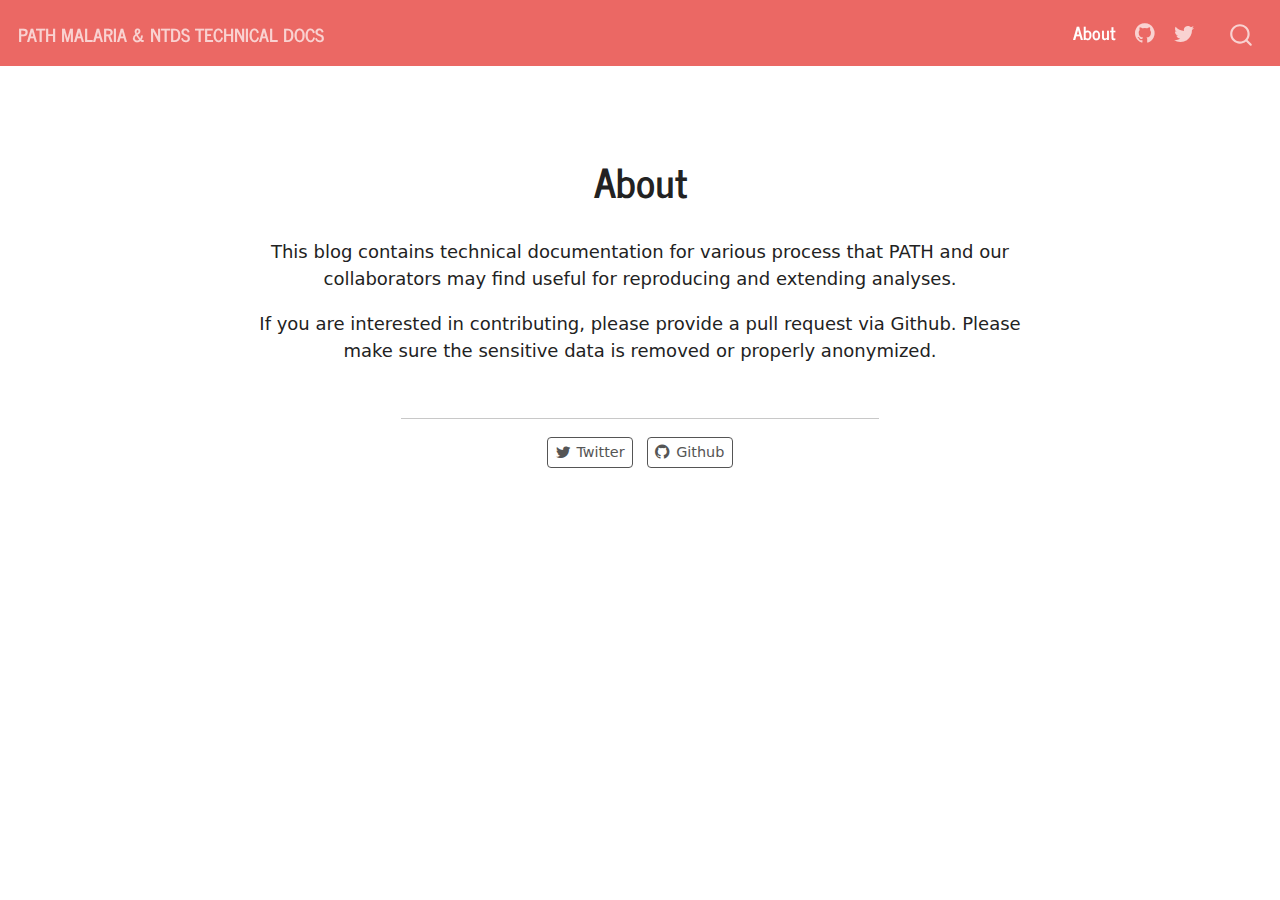
<file: about.html>
<!DOCTYPE html>
<html xmlns="http://www.w3.org/1999/xhtml" lang="en" xml:lang="en"><head>

<meta charset="utf-8">
<meta name="generator" content="quarto-1.2.335">

<meta name="viewport" content="width=device-width, initial-scale=1.0, user-scalable=yes">


<title>PATH Malaria &amp; NTDs Technical Docs - About</title>
<style>
code{white-space: pre-wrap;}
span.smallcaps{font-variant: small-caps;}
div.columns{display: flex; gap: min(4vw, 1.5em);}
div.column{flex: auto; overflow-x: auto;}
div.hanging-indent{margin-left: 1.5em; text-indent: -1.5em;}
ul.task-list{list-style: none;}
ul.task-list li input[type="checkbox"] {
  width: 0.8em;
  margin: 0 0.8em 0.2em -1.6em;
  vertical-align: middle;
}
</style>


<script src="site_libs/quarto-nav/quarto-nav.js"></script>
<script src="site_libs/quarto-nav/headroom.min.js"></script>
<script src="site_libs/clipboard/clipboard.min.js"></script>
<script src="site_libs/quarto-search/autocomplete.umd.js"></script>
<script src="site_libs/quarto-search/fuse.min.js"></script>
<script src="site_libs/quarto-search/quarto-search.js"></script>
<meta name="quarto:offset" content="./">
<script src="site_libs/quarto-html/quarto.js"></script>
<script src="site_libs/quarto-html/popper.min.js"></script>
<script src="site_libs/quarto-html/tippy.umd.min.js"></script>
<link href="site_libs/quarto-html/tippy.css" rel="stylesheet">
<link href="site_libs/quarto-html/quarto-syntax-highlighting.css" rel="stylesheet" id="quarto-text-highlighting-styles">
<script src="site_libs/bootstrap/bootstrap.min.js"></script>
<link href="site_libs/bootstrap/bootstrap-icons.css" rel="stylesheet">
<link href="site_libs/bootstrap/bootstrap.min.css" rel="stylesheet" id="quarto-bootstrap" data-mode="light">
<script id="quarto-search-options" type="application/json">{
  "location": "navbar",
  "copy-button": false,
  "collapse-after": 3,
  "panel-placement": "end",
  "type": "overlay",
  "limit": 20,
  "language": {
    "search-no-results-text": "No results",
    "search-matching-documents-text": "matching documents",
    "search-copy-link-title": "Copy link to search",
    "search-hide-matches-text": "Hide additional matches",
    "search-more-match-text": "more match in this document",
    "search-more-matches-text": "more matches in this document",
    "search-clear-button-title": "Clear",
    "search-detached-cancel-button-title": "Cancel",
    "search-submit-button-title": "Submit"
  }
}</script>
<script async="" src="https://www.googletagmanager.com/gtag/js?id=G-6DDVRC28MC"></script>

<script type="text/javascript">

window.dataLayer = window.dataLayer || [];
function gtag(){dataLayer.push(arguments);}
gtag('js', new Date());
gtag('config', 'G-6DDVRC28MC', { 'anonymize_ip': true});
</script>


<link rel="stylesheet" href="styles.scss">
</head>

<body class="nav-fixed fullcontent">

<div id="quarto-search-results"></div>
  <header id="quarto-header" class="headroom fixed-top">
    <nav class="navbar navbar-expand-lg navbar-dark ">
      <div class="navbar-container container-fluid">
      <div class="navbar-brand-container">
    <a class="navbar-brand" href="./index.html">
    <span class="navbar-title">PATH Malaria &amp; NTDs Technical Docs</span>
    </a>
  </div>
          <button class="navbar-toggler" type="button" data-bs-toggle="collapse" data-bs-target="#navbarCollapse" aria-controls="navbarCollapse" aria-expanded="false" aria-label="Toggle navigation" onclick="if (window.quartoToggleHeadroom) { window.quartoToggleHeadroom(); }">
  <span class="navbar-toggler-icon"></span>
</button>
          <div class="collapse navbar-collapse" id="navbarCollapse">
            <ul class="navbar-nav navbar-nav-scroll ms-auto">
  <li class="nav-item">
    <a class="nav-link active" href="./about.html" aria-current="page">
 <span class="menu-text">About</span></a>
  </li>  
  <li class="nav-item compact">
    <a class="nav-link" href="https://github.com/PATH-Global-Health/MNTD-tech-docs"><i class="bi bi-github" role="img">
</i> 
 <span class="menu-text"></span></a>
  </li>  
  <li class="nav-item compact">
    <a class="nav-link" href="https://twitter.com/PATHMalaria"><i class="bi bi-twitter" role="img">
</i> 
 <span class="menu-text"></span></a>
  </li>  
</ul>
              <div id="quarto-search" class="" title="Search"></div>
          </div> <!-- /navcollapse -->
      </div> <!-- /container-fluid -->
    </nav>
</header>
<!-- content -->
<div id="quarto-content" class="quarto-container page-columns page-rows-contents page-layout-article page-navbar">
<!-- sidebar -->
<!-- margin-sidebar -->
    
<!-- main -->
<div class="quarto-about-jolla">
 <header id="title-block-header" class="quarto-title-block default">
<div class="quarto-title">
<h1 class="title">About</h1>
</div>
<div class="quarto-title-meta">
  </div>
</header><main class="content" id="quarto-document-content">
<p>This blog contains technical documentation for various process that PATH and our collaborators may find useful for reproducing and extending analyses.</p>
<p>If you are interested in contributing, please provide a pull request via Github. Please make sure the sensitive data is removed or properly anonymized.</p>


</main> 
  <hr class="about-sep">
   <div class="about-links">
  <a href="https://twitter.com" class="about-link">
    <i class="bi bi-twitter"></i>
     <span class="about-link-text">Twitter</span>
  </a>
  <a href="https://github.com" class="about-link">
    <i class="bi bi-github"></i>
     <span class="about-link-text">Github</span>
  </a>
</div>
</div>
 <!-- /main -->
<script id="quarto-html-after-body" type="application/javascript">
window.document.addEventListener("DOMContentLoaded", function (event) {
  const toggleBodyColorMode = (bsSheetEl) => {
    const mode = bsSheetEl.getAttribute("data-mode");
    const bodyEl = window.document.querySelector("body");
    if (mode === "dark") {
      bodyEl.classList.add("quarto-dark");
      bodyEl.classList.remove("quarto-light");
    } else {
      bodyEl.classList.add("quarto-light");
      bodyEl.classList.remove("quarto-dark");
    }
  }
  const toggleBodyColorPrimary = () => {
    const bsSheetEl = window.document.querySelector("link#quarto-bootstrap");
    if (bsSheetEl) {
      toggleBodyColorMode(bsSheetEl);
    }
  }
  toggleBodyColorPrimary();  
  const clipboard = new window.ClipboardJS('.code-copy-button', {
    target: function(trigger) {
      return trigger.previousElementSibling;
    }
  });
  clipboard.on('success', function(e) {
    // button target
    const button = e.trigger;
    // don't keep focus
    button.blur();
    // flash "checked"
    button.classList.add('code-copy-button-checked');
    var currentTitle = button.getAttribute("title");
    button.setAttribute("title", "Copied!");
    let tooltip;
    if (window.bootstrap) {
      button.setAttribute("data-bs-toggle", "tooltip");
      button.setAttribute("data-bs-placement", "left");
      button.setAttribute("data-bs-title", "Copied!");
      tooltip = new bootstrap.Tooltip(button, 
        { trigger: "manual", 
          customClass: "code-copy-button-tooltip",
          offset: [0, -8]});
      tooltip.show();    
    }
    setTimeout(function() {
      if (tooltip) {
        tooltip.hide();
        button.removeAttribute("data-bs-title");
        button.removeAttribute("data-bs-toggle");
        button.removeAttribute("data-bs-placement");
      }
      button.setAttribute("title", currentTitle);
      button.classList.remove('code-copy-button-checked');
    }, 1000);
    // clear code selection
    e.clearSelection();
  });
  function tippyHover(el, contentFn) {
    const config = {
      allowHTML: true,
      content: contentFn,
      maxWidth: 500,
      delay: 100,
      arrow: false,
      appendTo: function(el) {
          return el.parentElement;
      },
      interactive: true,
      interactiveBorder: 10,
      theme: 'quarto',
      placement: 'bottom-start'
    };
    window.tippy(el, config); 
  }
  const noterefs = window.document.querySelectorAll('a[role="doc-noteref"]');
  for (var i=0; i<noterefs.length; i++) {
    const ref = noterefs[i];
    tippyHover(ref, function() {
      // use id or data attribute instead here
      let href = ref.getAttribute('data-footnote-href') || ref.getAttribute('href');
      try { href = new URL(href).hash; } catch {}
      const id = href.replace(/^#\/?/, "");
      const note = window.document.getElementById(id);
      return note.innerHTML;
    });
  }
  const findCites = (el) => {
    const parentEl = el.parentElement;
    if (parentEl) {
      const cites = parentEl.dataset.cites;
      if (cites) {
        return {
          el,
          cites: cites.split(' ')
        };
      } else {
        return findCites(el.parentElement)
      }
    } else {
      return undefined;
    }
  };
  var bibliorefs = window.document.querySelectorAll('a[role="doc-biblioref"]');
  for (var i=0; i<bibliorefs.length; i++) {
    const ref = bibliorefs[i];
    const citeInfo = findCites(ref);
    if (citeInfo) {
      tippyHover(citeInfo.el, function() {
        var popup = window.document.createElement('div');
        citeInfo.cites.forEach(function(cite) {
          var citeDiv = window.document.createElement('div');
          citeDiv.classList.add('hanging-indent');
          citeDiv.classList.add('csl-entry');
          var biblioDiv = window.document.getElementById('ref-' + cite);
          if (biblioDiv) {
            citeDiv.innerHTML = biblioDiv.innerHTML;
          }
          popup.appendChild(citeDiv);
        });
        return popup.innerHTML;
      });
    }
  }
});
</script>
</div> <!-- /content -->



</body></html>
</file>
<file: site_libs/quarto-html/tippy.css>
.tippy-box[data-animation=fade][data-state=hidden]{opacity:0}[data-tippy-root]{max-width:calc(100vw - 10px)}.tippy-box{position:relative;background-color:#333;color:#fff;border-radius:4px;font-size:14px;line-height:1.4;white-space:normal;outline:0;transition-property:transform,visibility,opacity}.tippy-box[data-placement^=top]>.tippy-arrow{bottom:0}.tippy-box[data-placement^=top]>.tippy-arrow:before{bottom:-7px;left:0;border-width:8px 8px 0;border-top-color:initial;transform-origin:center top}.tippy-box[data-placement^=bottom]>.tippy-arrow{top:0}.tippy-box[data-placement^=bottom]>.tippy-arrow:before{top:-7px;left:0;border-width:0 8px 8px;border-bottom-color:initial;transform-origin:center bottom}.tippy-box[data-placement^=left]>.tippy-arrow{right:0}.tippy-box[data-placement^=left]>.tippy-arrow:before{border-width:8px 0 8px 8px;border-left-color:initial;right:-7px;transform-origin:center left}.tippy-box[data-placement^=right]>.tippy-arrow{left:0}.tippy-box[data-placement^=right]>.tippy-arrow:before{left:-7px;border-width:8px 8px 8px 0;border-right-color:initial;transform-origin:center right}.tippy-box[data-inertia][data-state=visible]{transition-timing-function:cubic-bezier(.54,1.5,.38,1.11)}.tippy-arrow{width:16px;height:16px;color:#333}.tippy-arrow:before{content:"";position:absolute;border-color:transparent;border-style:solid}.tippy-content{position:relative;padding:5px 9px;z-index:1}
</file>
<file: site_libs/quarto-html/quarto-syntax-highlighting.css>
/* quarto syntax highlight colors */
:root {
  --quarto-hl-ot-color: #003B4F;
  --quarto-hl-at-color: #657422;
  --quarto-hl-ss-color: #20794D;
  --quarto-hl-an-color: #5E5E5E;
  --quarto-hl-fu-color: #4758AB;
  --quarto-hl-st-color: #20794D;
  --quarto-hl-cf-color: #003B4F;
  --quarto-hl-op-color: #5E5E5E;
  --quarto-hl-er-color: #AD0000;
  --quarto-hl-bn-color: #AD0000;
  --quarto-hl-al-color: #AD0000;
  --quarto-hl-va-color: #111111;
  --quarto-hl-bu-color: inherit;
  --quarto-hl-ex-color: inherit;
  --quarto-hl-pp-color: #AD0000;
  --quarto-hl-in-color: #5E5E5E;
  --quarto-hl-vs-color: #20794D;
  --quarto-hl-wa-color: #5E5E5E;
  --quarto-hl-do-color: #5E5E5E;
  --quarto-hl-im-color: #00769E;
  --quarto-hl-ch-color: #20794D;
  --quarto-hl-dt-color: #AD0000;
  --quarto-hl-fl-color: #AD0000;
  --quarto-hl-co-color: #5E5E5E;
  --quarto-hl-cv-color: #5E5E5E;
  --quarto-hl-cn-color: #8f5902;
  --quarto-hl-sc-color: #5E5E5E;
  --quarto-hl-dv-color: #AD0000;
  --quarto-hl-kw-color: #003B4F;
}

/* other quarto variables */
:root {
  --quarto-font-monospace: SFMono-Regular, Menlo, Monaco, Consolas, "Liberation Mono", "Courier New", monospace;
}

pre > code.sourceCode > span {
  color: #003B4F;
}

code span {
  color: #003B4F;
}

code.sourceCode > span {
  color: #003B4F;
}

div.sourceCode,
div.sourceCode pre.sourceCode {
  color: #003B4F;
}

code span.ot {
  color: #003B4F;
}

code span.at {
  color: #657422;
}

code span.ss {
  color: #20794D;
}

code span.an {
  color: #5E5E5E;
}

code span.fu {
  color: #4758AB;
}

code span.st {
  color: #20794D;
}

code span.cf {
  color: #003B4F;
}

code span.op {
  color: #5E5E5E;
}

code span.er {
  color: #AD0000;
}

code span.bn {
  color: #AD0000;
}

code span.al {
  color: #AD0000;
}

code span.va {
  color: #111111;
}

code span.pp {
  color: #AD0000;
}

code span.in {
  color: #5E5E5E;
}

code span.vs {
  color: #20794D;
}

code span.wa {
  color: #5E5E5E;
  font-style: italic;
}

code span.do {
  color: #5E5E5E;
  font-style: italic;
}

code span.im {
  color: #00769E;
}

code span.ch {
  color: #20794D;
}

code span.dt {
  color: #AD0000;
}

code span.fl {
  color: #AD0000;
}

code span.co {
  color: #5E5E5E;
}

code span.cv {
  color: #5E5E5E;
  font-style: italic;
}

code span.cn {
  color: #8f5902;
}

code span.sc {
  color: #5E5E5E;
}

code span.dv {
  color: #AD0000;
}

code span.kw {
  color: #003B4F;
}

.prevent-inlining {
  content: "</";
}

/*# sourceMappingURL=debc5d5d77c3f9108843748ff7464032.css.map */
</file>
